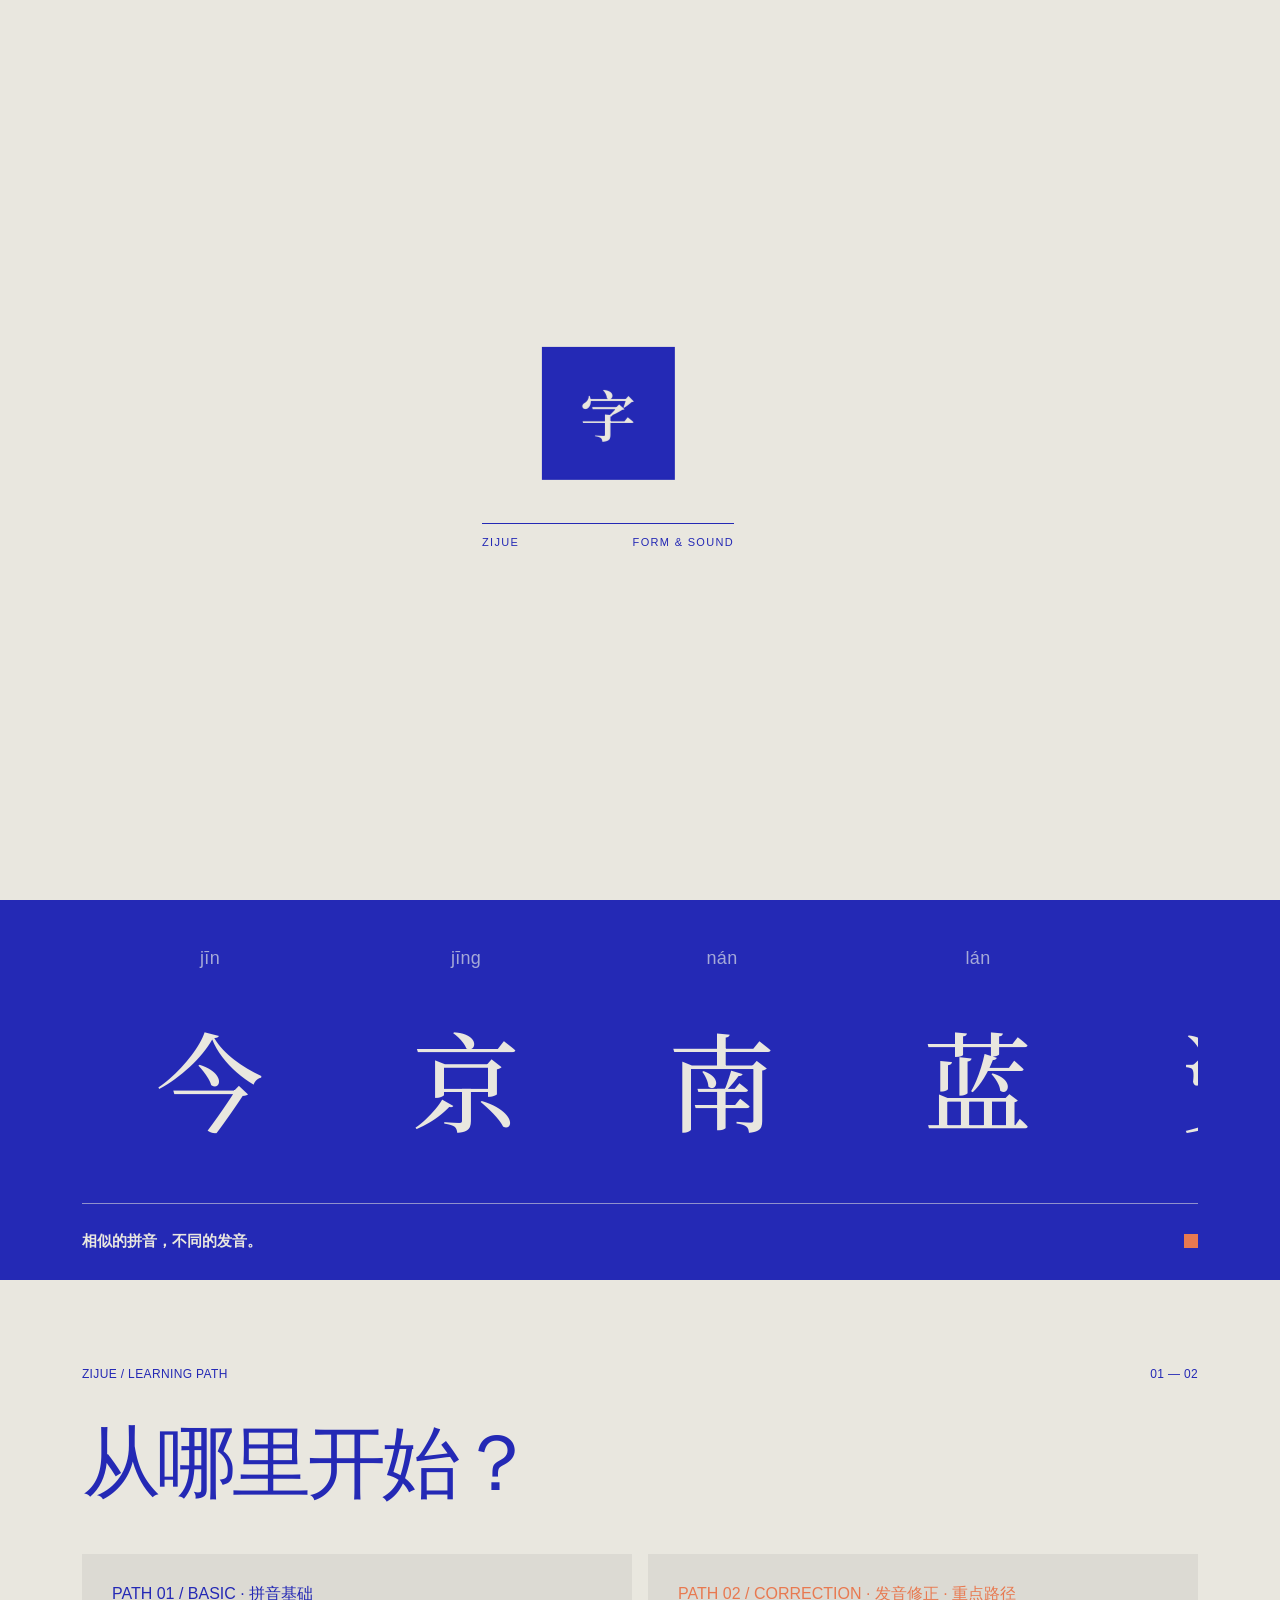
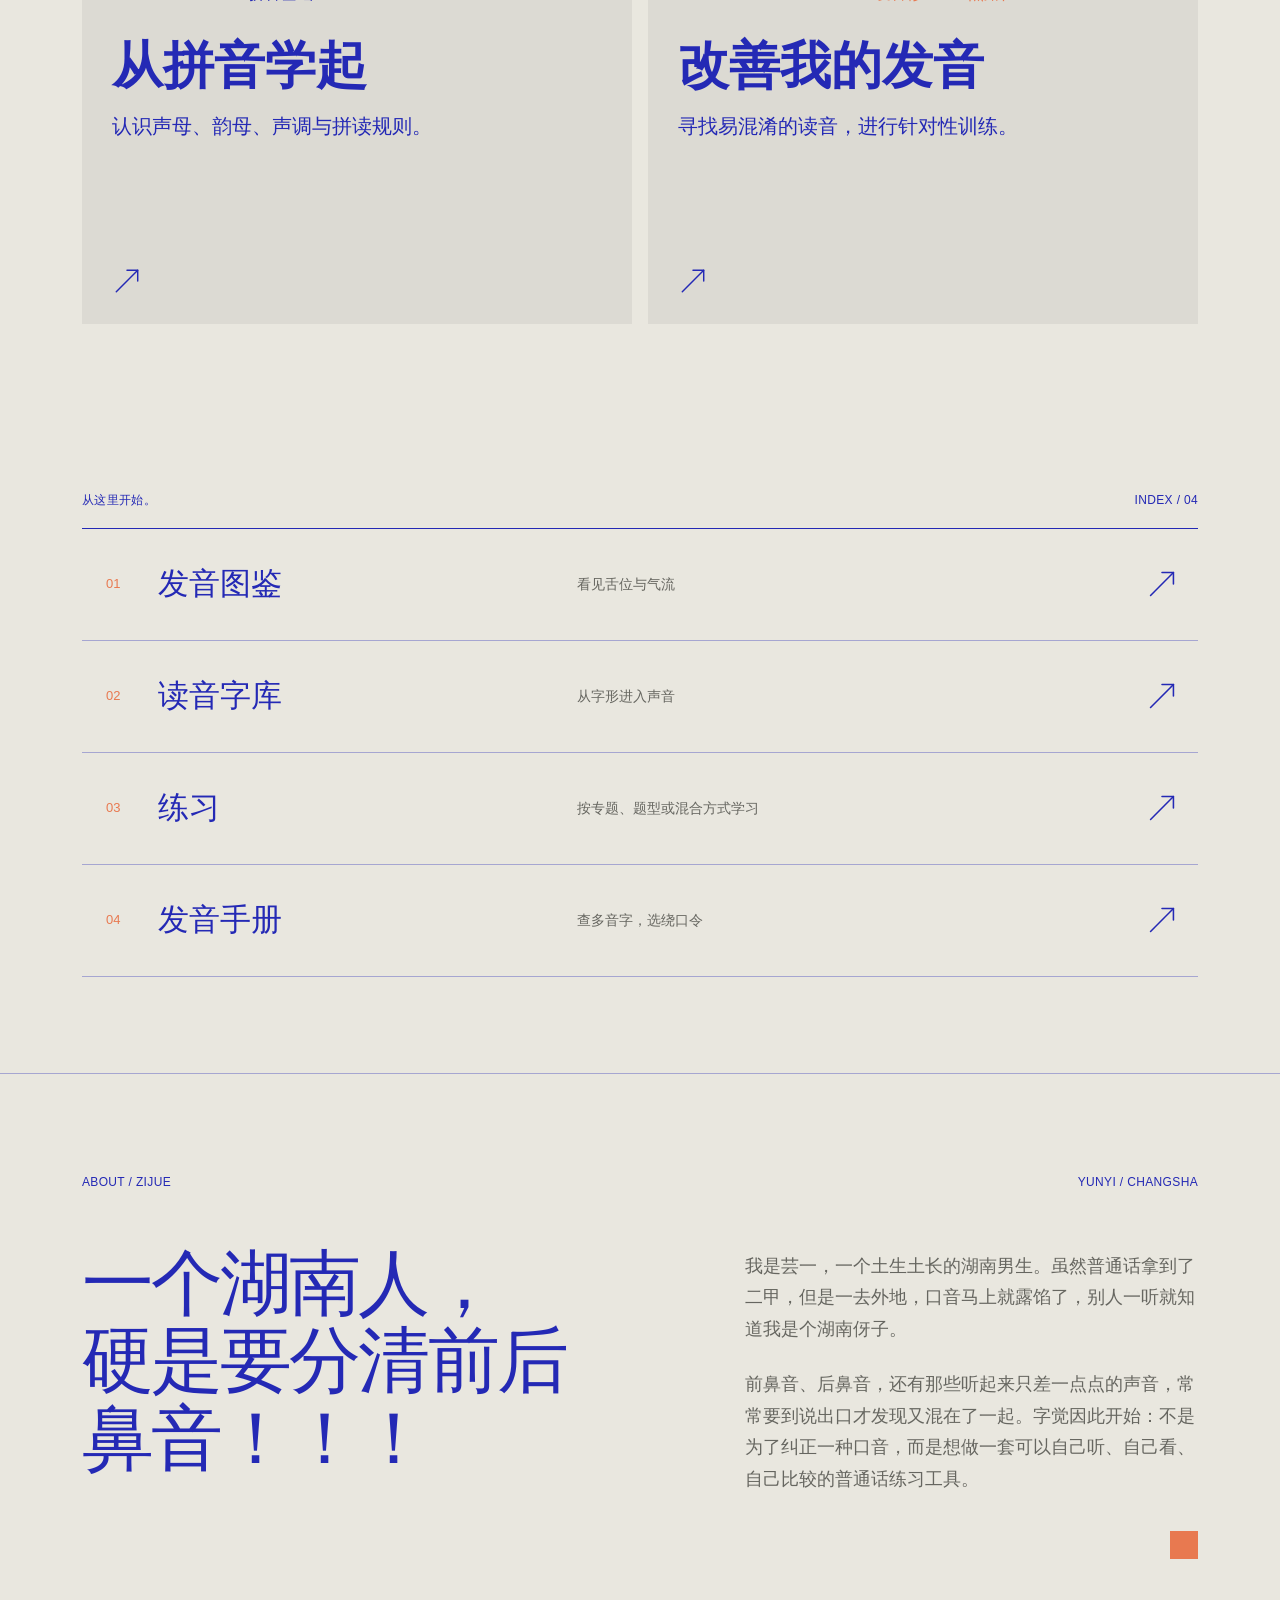
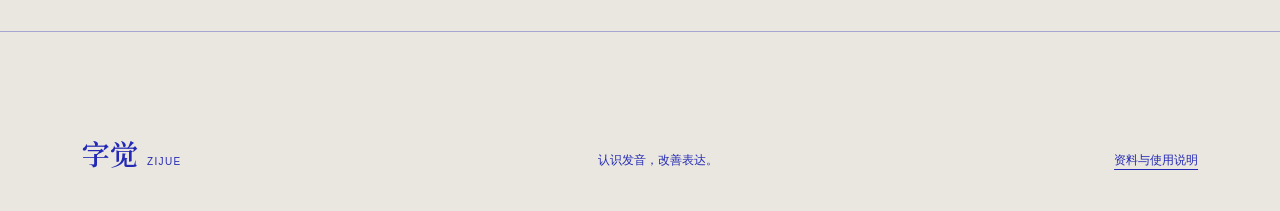
<file: index.html>
<!doctype html><html lang="zh-CN"><head><meta charset="utf-8"><meta name="viewport" content="width=device-width,initial-scale=1"><meta name="theme-color" content="#E9E7DF"><meta name="description" content="字觉是普通话发音认知、辨析与自主改善工具。"><title>字觉 ZIJUE｜认识发音，改善表达</title><style>.skip-launch .launch-screen{display:none!important}.launching{scroll-behavior:auto!important}.launching body{overflow:hidden}</style><script>(()=>{const fromSite=new URLSearchParams(location.search).get('from')==='site';history.scrollRestoration='manual';if(location.hash)history.replaceState(null,'',location.pathname+location.search);scrollTo(0,0);if(fromSite)document.documentElement.classList.add('skip-launch');else document.documentElement.classList.add('launching')})()</script><link rel="stylesheet" href="styles.css?v=20261125-2"><link rel="stylesheet" href="refinements.css"><link rel="stylesheet" href="loader.css?v=20261125-2"><link rel="stylesheet" href="polish.css"><link rel="stylesheet" href="arrow-override.css"><link rel="stylesheet" href="cta-override.css"><link rel="stylesheet" href="pinyin-mi-grid.css"><link rel="stylesheet" href="path-guide.css"><link rel="stylesheet" href="index-guide.css"><link rel="stylesheet" href="hero-path-trigger.css"><link rel="stylesheet" href="sound-marquee.css?v=20261125-1"></head>
<body data-page="home"><div class="launch-screen" id="launch-screen" aria-label="字觉正在载入"><div class="launch-cubes" aria-hidden="true"><div class="launch-cube"><div class="cube-face cube-front">字</div><div class="cube-face cube-right">zì</div><div class="cube-face cube-back">觉</div><div class="cube-face cube-left">jué</div></div></div><p class="launch-caption"><span>ZIJUE</span><span>FORM &amp; SOUND</span></p></div><a class="skip" href="#main">跳到主要内容</a><header class="nav-shell"><a class="brand" href="index.html?from=site"><b>字觉</b><span>ZIJUE</span></a><nav aria-label="主要导航"><a href="basics.html">拼音基础</a><a href="correction.html">发音修正</a><a href="characters.html">读音字库</a><a href="practice.html">练习</a><a href="notes.html">发音手册</a></nav><span class="nav-index">FORM / SOUND</span></header>
<main id="main">
<section class="home-hero frame-grid"><div class="hero-meta meta-row"><span>ZIJUE / VISUAL IDENTITY 01</span><span>MANDARIN PRACTICE</span></div><div class="hero-title"><h1>字觉</h1><a class="orange-square hero-path-trigger" href="#paths" aria-label="选择学习路径"><span>选择<br>学习路径</span><svg viewBox="0 0 150 100" aria-hidden="true"><path d="M8 92L132 16"/><path d="M98 17L132 16L122 49"/></svg></a></div><p class="hero-en">ZIJUE / FORM &amp; SOUND</p><div class="hero-rule"></div><p class="hero-statement">认识发音，改善表达。</p><p class="hero-copy">从汉字出发，建立对普通话声音的认识。辨清声母、韵母与声调，再把听见的区别带回自己的表达。</p></section>
<section class="sound-band" aria-label="发音差异示例"><div class="band-head"><span>01 / SOUND DIFFERENCES</span><span>探索发音差异</span></div><div class="sound-marquee"><div class="sound-track"><div class="sound-words"><div><span class="practice-grid" aria-hidden="true"><i class="pinyin-grid"></i><i class="mi-grid"></i></span><small>j<span class="sound-accent">īn</span></small><strong>今</strong></div><div><span class="practice-grid" aria-hidden="true"><i class="pinyin-grid"></i><i class="mi-grid"></i></span><small>j<span class="sound-accent">īng</span></small><strong>京</strong></div><div><span class="practice-grid" aria-hidden="true"><i class="pinyin-grid"></i><i class="mi-grid"></i></span><small><span class="sound-accent">n</span>án</small><strong>南</strong></div><div><span class="practice-grid" aria-hidden="true"><i class="pinyin-grid"></i><i class="mi-grid"></i></span><small><span class="sound-accent">l</span>án</small><strong>蓝</strong></div><div><span class="practice-grid" aria-hidden="true"><i class="pinyin-grid"></i><i class="mi-grid"></i></span><small><span class="sound-accent">z</span>ī</small><strong>资</strong></div><div><span class="practice-grid" aria-hidden="true"><i class="pinyin-grid"></i><i class="mi-grid"></i></span><small><span class="sound-accent">zh</span>ī</small><strong>织</strong></div><div><span class="practice-grid" aria-hidden="true"><i class="pinyin-grid"></i><i class="mi-grid"></i></span><small><span class="sound-accent">f</span>ú</small><strong>服</strong></div><div><span class="practice-grid" aria-hidden="true"><i class="pinyin-grid"></i><i class="mi-grid"></i></span><small><span class="sound-accent">h</span>ú</small><strong>湖</strong></div></div><div class="sound-words" aria-hidden="true"><div><span class="practice-grid"><i class="pinyin-grid"></i><i class="mi-grid"></i></span><small>j<span class="sound-accent">īn</span></small><strong>今</strong></div><div><span class="practice-grid"><i class="pinyin-grid"></i><i class="mi-grid"></i></span><small>j<span class="sound-accent">īng</span></small><strong>京</strong></div><div><span class="practice-grid"><i class="pinyin-grid"></i><i class="mi-grid"></i></span><small><span class="sound-accent">n</span>án</small><strong>南</strong></div><div><span class="practice-grid"><i class="pinyin-grid"></i><i class="mi-grid"></i></span><small><span class="sound-accent">l</span>án</small><strong>蓝</strong></div><div><span class="practice-grid"><i class="pinyin-grid"></i><i class="mi-grid"></i></span><small><span class="sound-accent">z</span>ī</small><strong>资</strong></div><div><span class="practice-grid"><i class="pinyin-grid"></i><i class="mi-grid"></i></span><small><span class="sound-accent">zh</span>ī</small><strong>织</strong></div><div><span class="practice-grid"><i class="pinyin-grid"></i><i class="mi-grid"></i></span><small><span class="sound-accent">f</span>ú</small><strong>服</strong></div><div><span class="practice-grid"><i class="pinyin-grid"></i><i class="mi-grid"></i></span><small><span class="sound-accent">h</span>ú</small><strong>湖</strong></div></div></div></div><div class="band-foot"><p>相似的拼音，不同的发音。</p><i class="orange-square small" aria-hidden="true"></i></div></section>
<section class="learning-path frame-grid" id="paths"><div class="section-meta meta-row"><span>ZIJUE / LEARNING PATH</span><span>01 — 02</span></div><h2>从哪里开始？</h2><div class="path-grid"><a class="path path-neutral" href="basics.html"><small>PATH 01 / BASIC · 拼音基础</small><strong>从拼音学起</strong><p>认识声母、韵母、声调与拼读规则。</p><span class="path-arrow" aria-hidden="true">↗</span><span class="path-guide" aria-hidden="true"><svg viewBox="0 0 280 220"><path class="guide-shaft" d="M16 216L248 28"/><path class="guide-head" d="M204 36L248 28L238 72"/></svg></span></a><a class="path path-neutral path-priority" href="correction.html"><small>PATH 02 / CORRECTION · 发音修正 · 重点路径</small><strong>改善我的发音</strong><p>寻找易混淆的读音，进行针对性训练。</p><span class="path-arrow" aria-hidden="true">↗</span><span class="path-guide" aria-hidden="true"><svg viewBox="0 0 280 220"><path class="guide-shaft" d="M16 216L248 28"/><path class="guide-head" d="M204 36L248 28L238 72"/></svg></span></a></div></section>
<section class="index-preview frame-grid"><div class="section-meta meta-row"><span>从这里开始。</span><span>INDEX / 04</span></div><div class="index-links"><a href="correction.html"><span>01</span><strong>发音图鉴</strong><small>看见舌位与气流</small><i>↗</i><span class="index-guide" aria-hidden="true"><svg viewBox="0 0 150 112"><path d="M7 109L126 14"/><path d="M101 17L126 14L121 39"/></svg></span></a><a href="characters.html"><span>02</span><strong>读音字库</strong><small>从字形进入声音</small><i>↗</i><span class="index-guide" aria-hidden="true"><svg viewBox="0 0 150 112"><path d="M7 109L126 14"/><path d="M101 17L126 14L121 39"/></svg></span></a><a href="practice.html"><span>03</span><strong>练习</strong><small>按专题、题型或混合方式学习</small><i>↗</i><span class="index-guide" aria-hidden="true"><svg viewBox="0 0 150 112"><path d="M7 109L126 14"/><path d="M101 17L126 14L121 39"/></svg></span></a><a href="notes.html"><span>04</span><strong>发音手册</strong><small>查多音字，选绕口令</small><i>↗</i><span class="index-guide" aria-hidden="true"><svg viewBox="0 0 150 112"><path d="M7 109L126 14"/><path d="M101 17L126 14L121 39"/></svg></span></a></div></section>
<section class="about-section frame-grid" id="about"><div class="section-meta meta-row"><span>ABOUT / ZIJUE</span><span>YUNYI / CHANGSHA</span></div><h2>一个湖南人，<br>硬是要分清前后鼻音！！！</h2><div class="about-copy"><p>我是芸一，一个土生土长的湖南男生。虽然普通话拿到了二甲，但是一去外地，口音马上就露馅了，别人一听就知道我是个湖南伢子。</p><p>前鼻音、后鼻音，还有那些听起来只差一点点的声音，常常要到说出口才发现又混在了一起。字觉因此开始：不是为了纠正一种口音，而是想做一套可以自己听、自己看、自己比较的普通话练习工具。</p></div><i class="orange-square" aria-hidden="true"></i></section></main><footer><a class="brand" href="index.html?from=site"><b>字觉</b><span>ZIJUE</span></a><p>认识发音，改善表达。</p><p><a class="site-source-link" href="notes.html#sources">资料与使用说明</a></p></footer><script src="script.js?v=20261124-13"></script><script src="loader.js?v=20261125-1"></script></body></html>
</file>
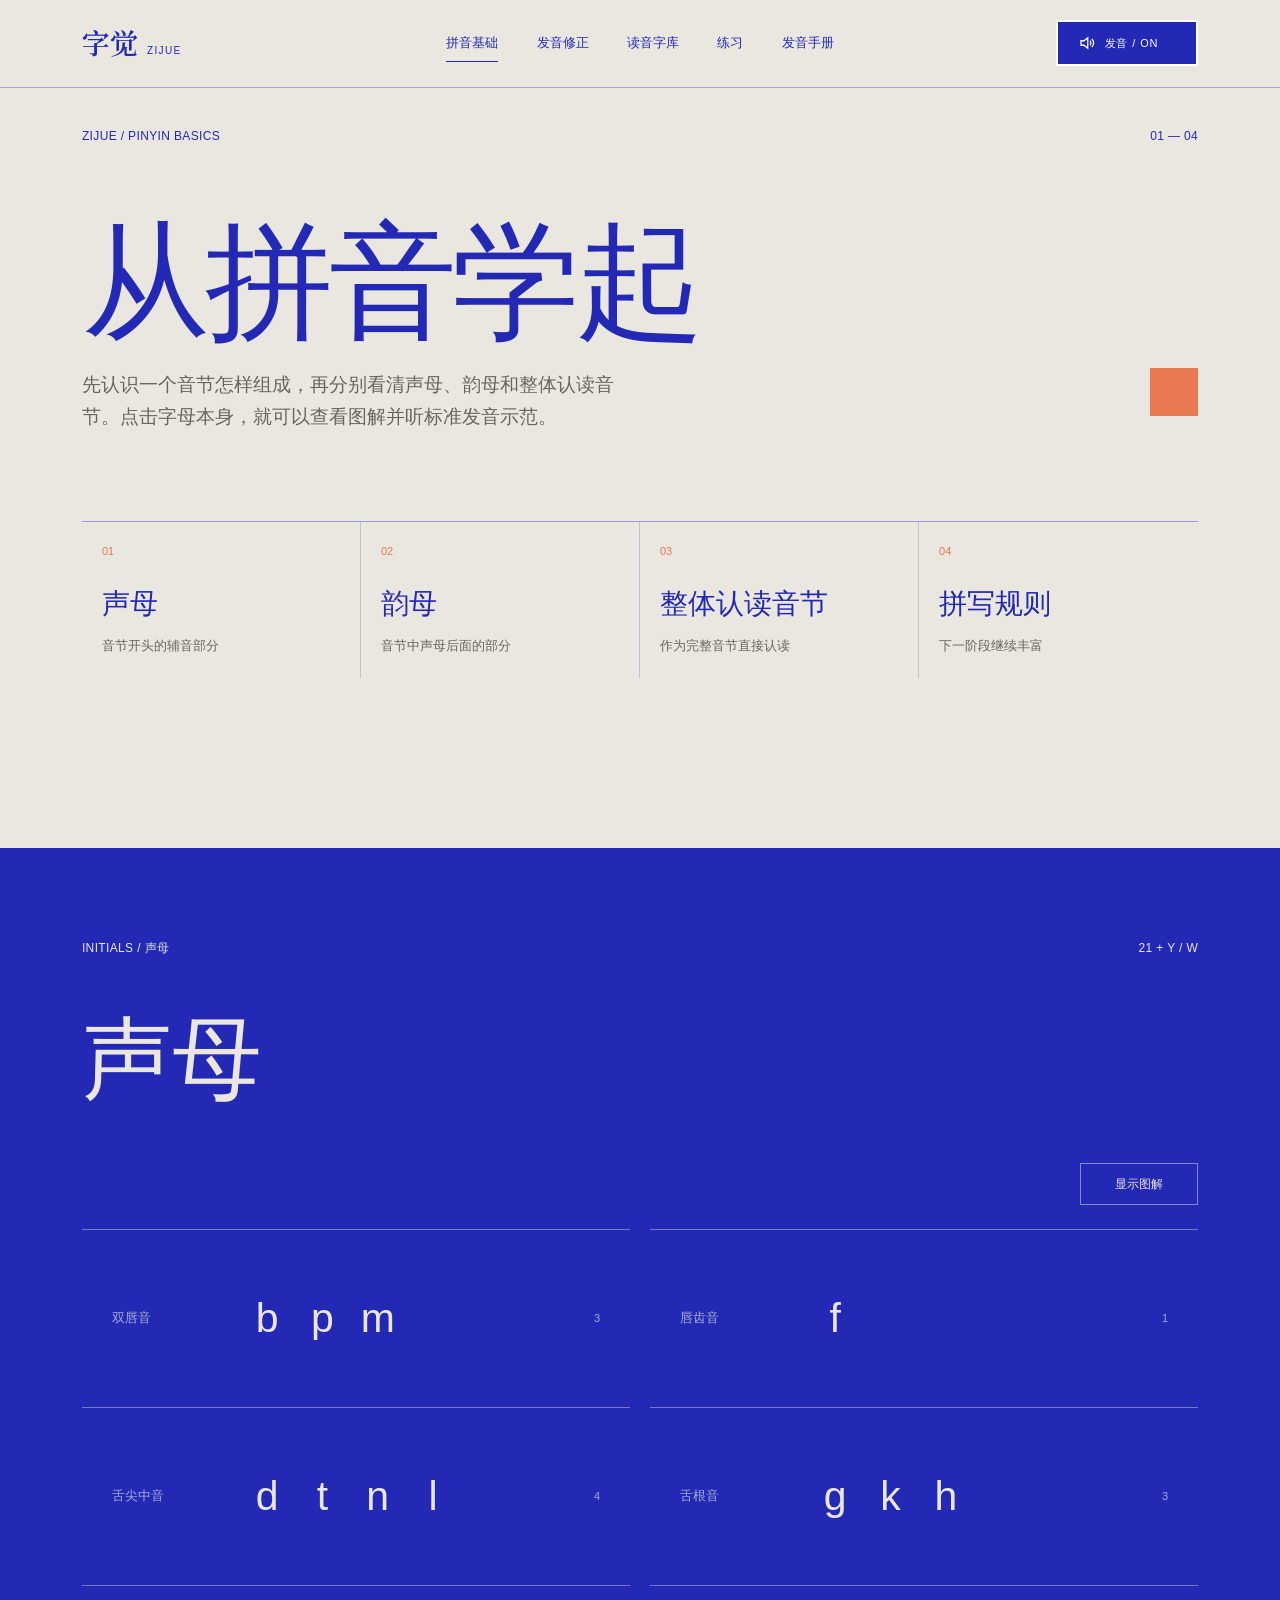
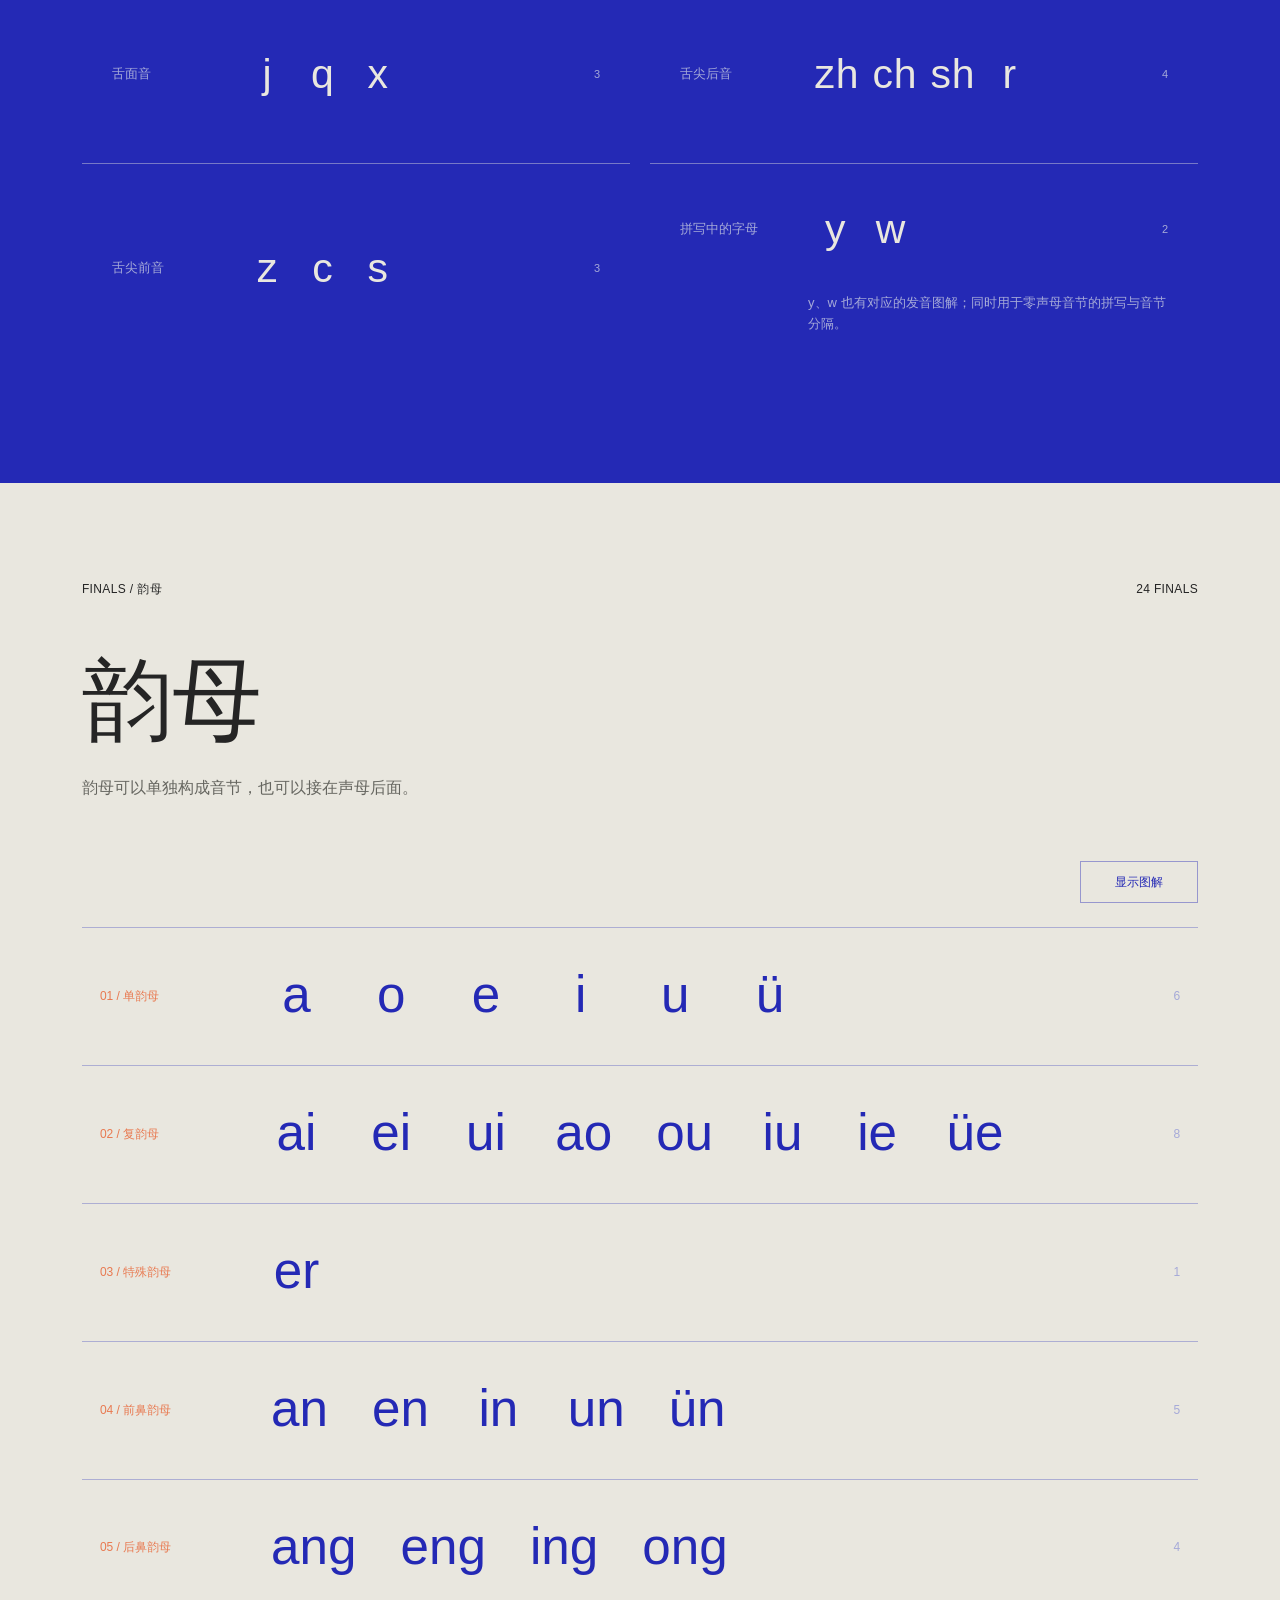
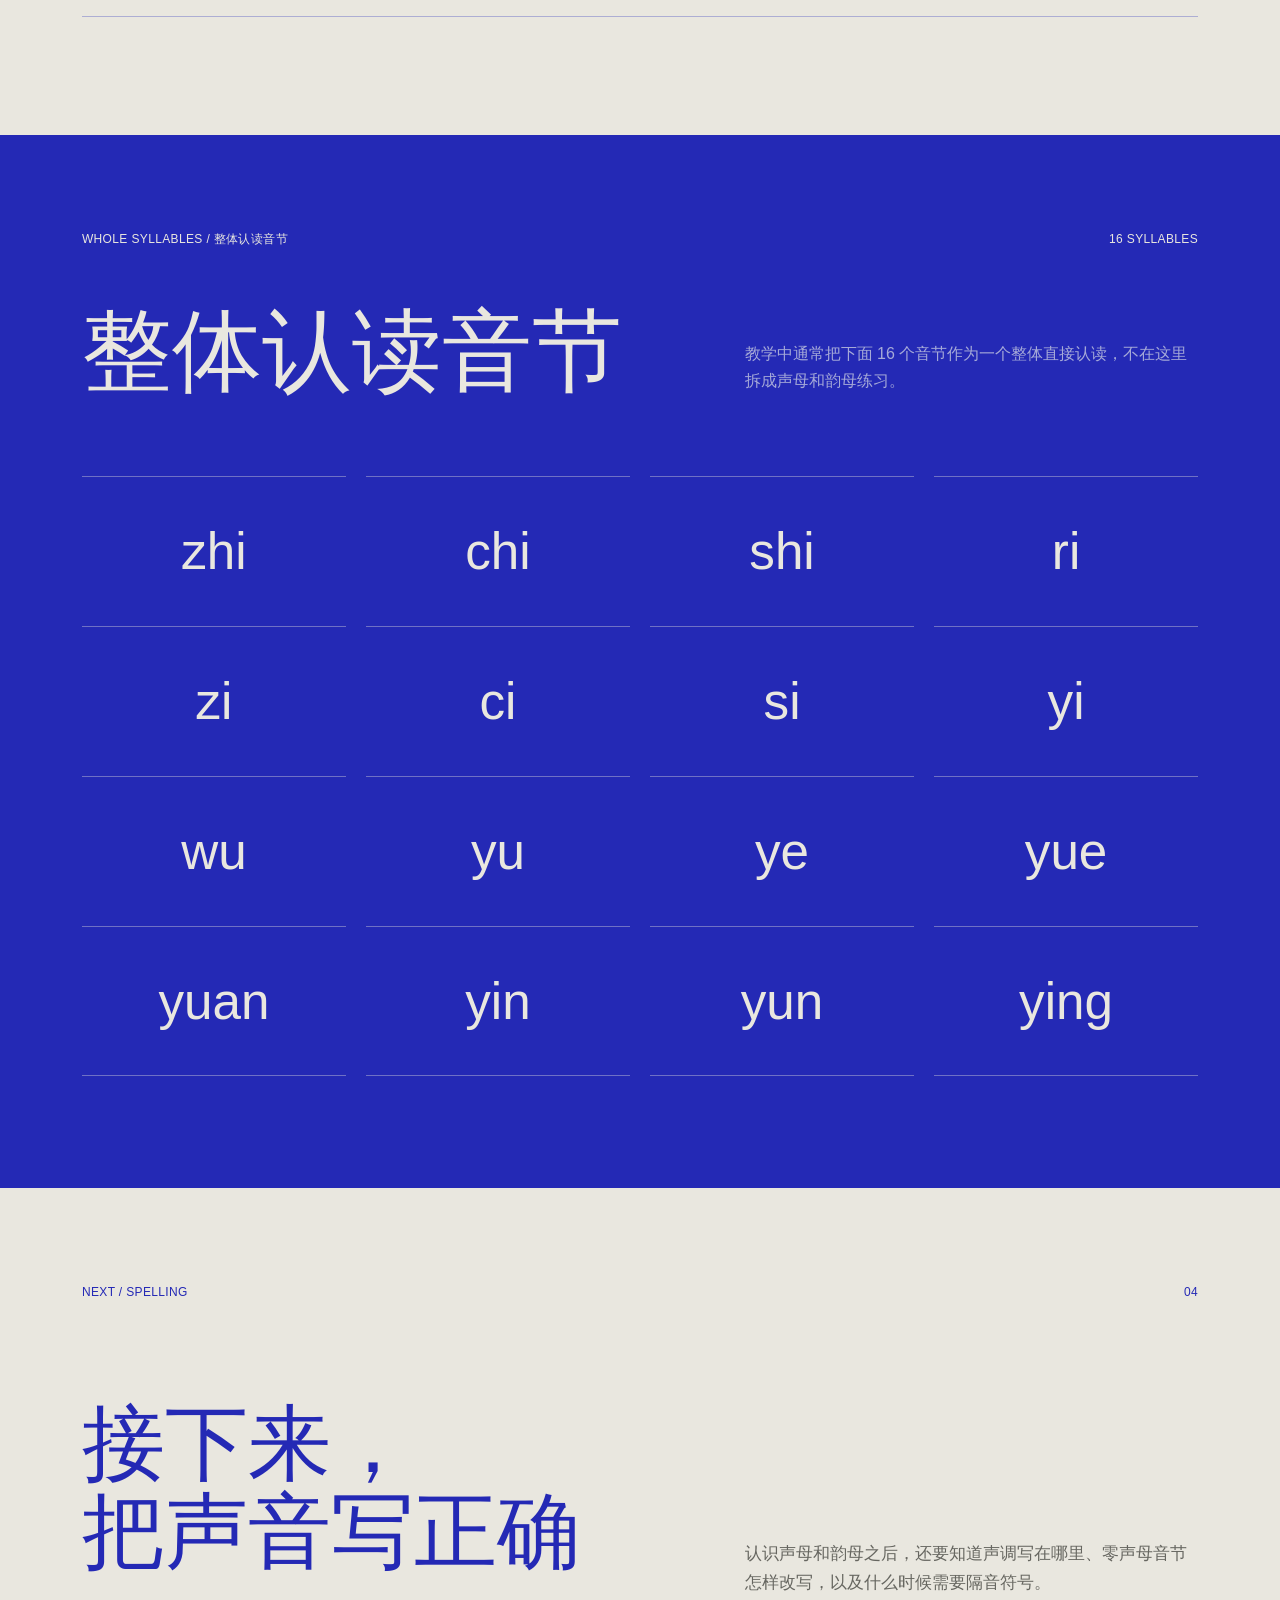
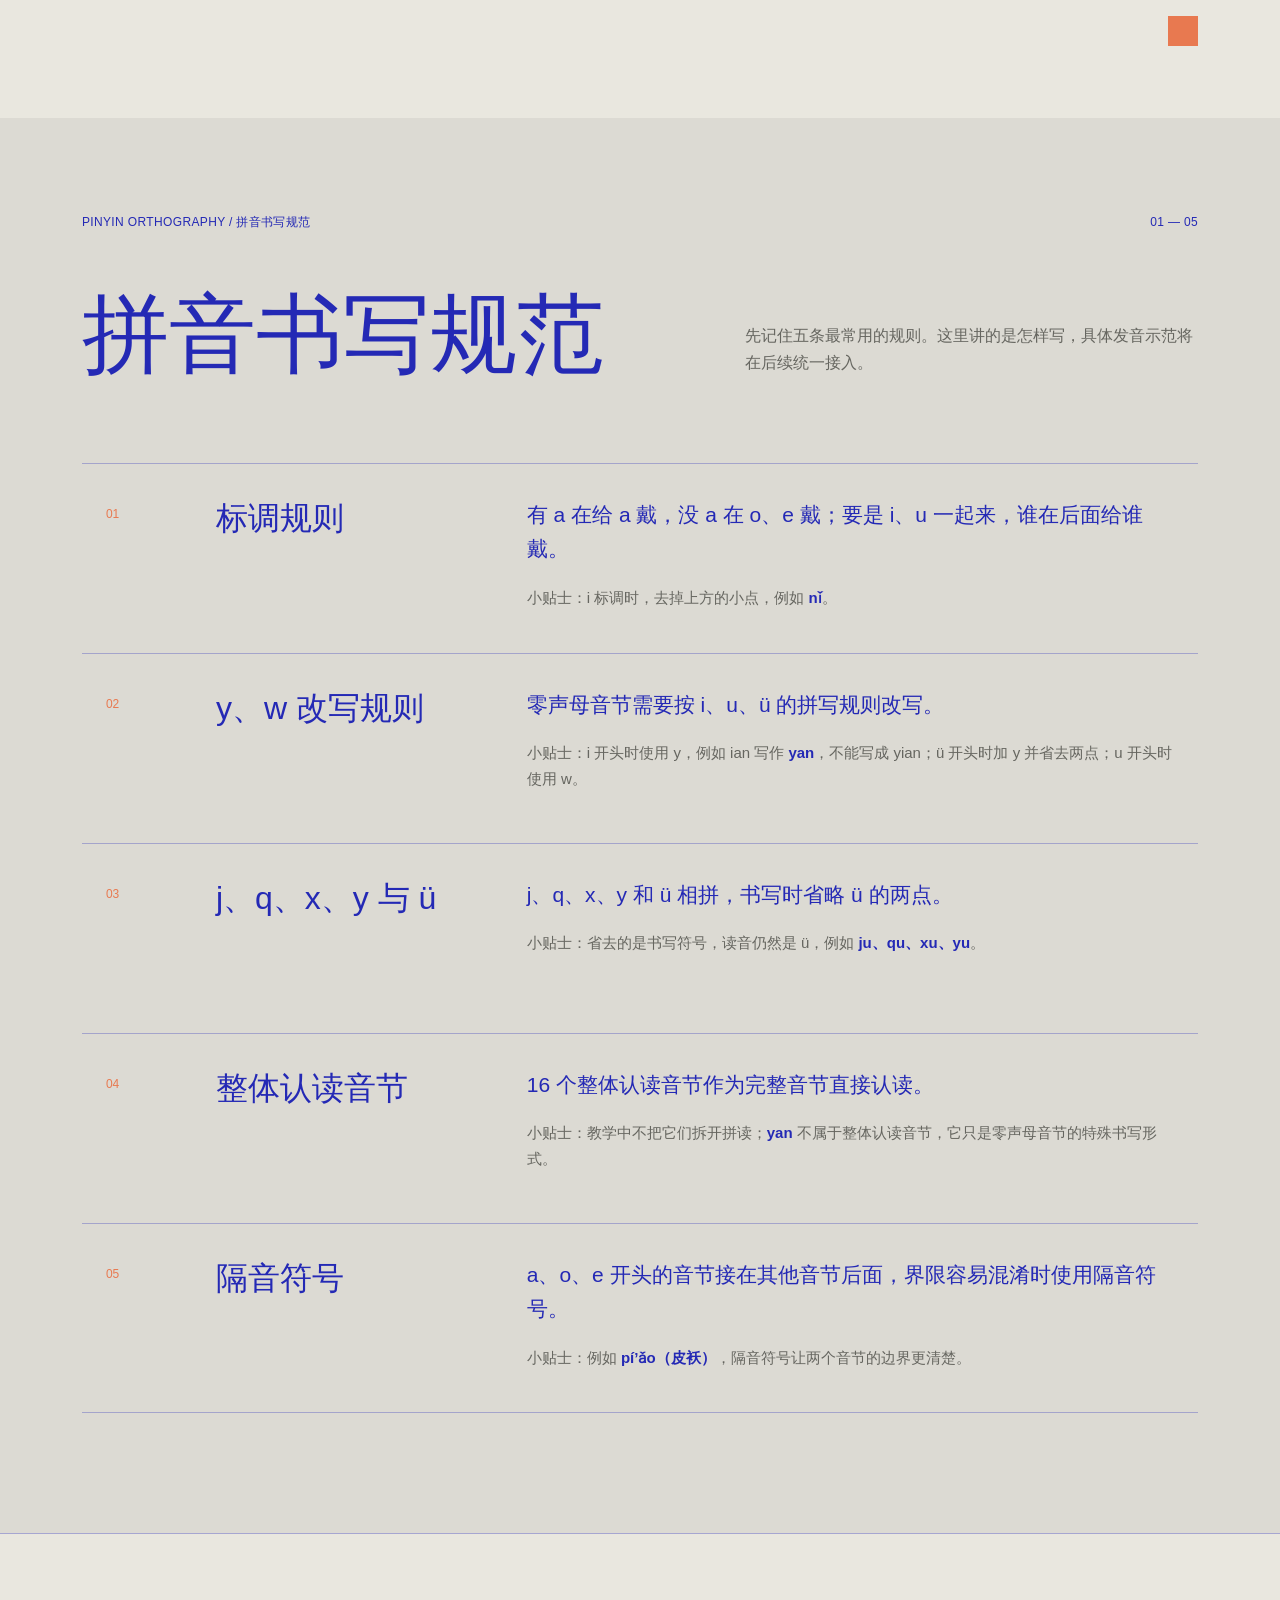
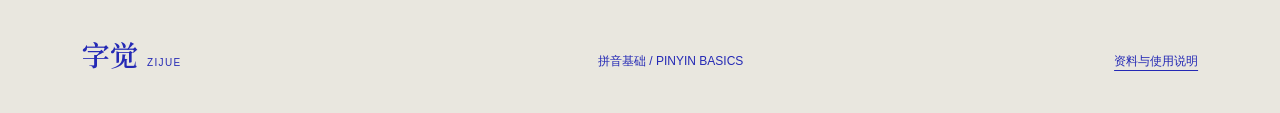
<file: basics.html>
<!doctype html>
<html lang="zh-CN">
<head>
  <meta charset="utf-8">
  <meta name="viewport" content="width=device-width,initial-scale=1">
  <meta name="theme-color" content="#E9E7DF">
  <meta name="description" content="从声母、韵母和整体认读音节开始认识汉语拼音。">
  <title>拼音基础｜字觉 ZIJUE</title>
  <link rel="stylesheet" href="styles.css?v=20261125-2">
  <link rel="stylesheet" href="mouth-cursor.css?v=20261124-11">
  <link rel="stylesheet" href="basics.css?v=20261124-15">
  <link rel="stylesheet" href="pronunciation-pilot.css?v=20261124-14">
  <link rel="stylesheet" href="audio-player.css?v=20261124-4">
  <link rel="stylesheet" href="sound-settings.css?v=20261124-2">
</head>
<body data-page="basics">
  <a class="skip" href="#main">跳到主要内容</a>
  <header class="nav-shell"><a class="brand" href="index.html?from=site"><b>字觉</b><span>ZIJUE</span></a><nav aria-label="主要导航"><a aria-current="page" href="basics.html">拼音基础</a><a href="correction.html">发音修正</a><a href="characters.html">读音字库</a><a href="practice.html">练习</a><a href="notes.html">发音手册</a></nav><span class="nav-index">BASICS / 02</span></header>
  <main id="main">
    <section class="basics-hero frame-grid">
      <div class="meta-row"><span>ZIJUE / PINYIN BASICS</span><span>01 — 04</span></div>
      <h1>从拼音学起</h1>
      <p>先认识一个音节怎样组成，再分别看清声母、韵母和整体认读音节。点击字母本身，就可以查看图解并听标准发音示范。</p>
      <i class="orange-square" aria-hidden="true"></i>
      <nav class="basics-map" aria-label="拼音基础目录">
        <a href="#initials"><span>01</span><strong>声母</strong><small>音节开头的辅音部分</small></a>
        <a href="#finals"><span>02</span><strong>韵母</strong><small>音节中声母后面的部分</small></a>
        <a href="#whole-syllables"><span>03</span><strong>整体认读音节</strong><small>作为完整音节直接认读</small></a>
        <a href="#spelling"><span>04</span><strong>拼写规则</strong><small>下一阶段继续丰富</small></a>
      </nav>
    </section>

    <section class="initials-section" id="initials">
      <div class="basics-section-head frame-grid">
        <div class="meta-row"><span>INITIALS / 声母</span><span>21 + Y / W</span></div>
        <h2>声母</h2>
      </div>
      <div class="initial-viewer-option frame-grid"><button type="button" data-initial-toggle aria-expanded="false" aria-controls="initial-viewer">显示图解</button></div>
      <div class="phonetic-groups frame-grid">
        <article data-initial-group="bilabial" data-initials="b p m" tabindex="0"><span>双唇音</span><strong><button type="button" data-initial="b">b</button><button type="button" data-initial="p">p</button><button type="button" data-initial="m">m</button></strong><small>3</small></article>
        <article data-initial-group="labiodental" data-initials="f" tabindex="0"><span>唇齿音</span><strong><button type="button" data-initial="f">f</button></strong><small>1</small></article>
        <article data-initial-group="alveolar" data-initials="d t n l" tabindex="0"><span>舌尖中音</span><strong><button type="button" data-initial="d">d</button><button type="button" data-initial="t">t</button><button type="button" data-initial="n">n</button><button type="button" data-initial="l">l</button></strong><small>4</small></article>
        <article data-initial-group="velar" data-initials="g k h" tabindex="0"><span>舌根音</span><strong><button type="button" data-initial="g">g</button><button type="button" data-initial="k">k</button><button type="button" data-initial="h">h</button></strong><small>3</small></article>
        <article data-initial-group="palatal" data-initials="j q x" tabindex="0"><span>舌面音</span><strong><button type="button" data-initial="j">j</button><button type="button" data-initial="q">q</button><button type="button" data-initial="x">x</button></strong><small>3</small></article>
        <article data-initial-group="retroflex" data-initials="zh ch sh r" tabindex="0"><span>舌尖后音</span><strong><button type="button" data-initial="zh">zh</button><button type="button" data-initial="ch">ch</button><button type="button" data-initial="sh">sh</button><button type="button" data-initial="r">r</button></strong><small>4</small></article>
        <article data-initial-group="dental" data-initials="z c s" tabindex="0"><span>舌尖前音</span><strong><button type="button" data-initial="z">z</button><button type="button" data-initial="c">c</button><button type="button" data-initial="s">s</button></strong><small>3</small></article>
        <article class="spelling-letter" data-initial-group="spelling" data-initials="y w" tabindex="0"><span>拼写中的字母</span><strong><button type="button" data-initial="y">y</button><button type="button" data-initial="w">w</button></strong><small>2</small><p>y、w 也有对应的发音图解；同时用于零声母音节的拼写与音节分隔。</p></article>
        <aside class="initial-viewer" id="initial-viewer" aria-label="声母发音图解" hidden>
          <header><div><span data-initial-group-label>发音图解</span><strong data-initial-title aria-live="polite">b</strong></div><div class="initial-viewer-controls"><button type="button" data-initial-prev aria-label="上一个声母"><svg viewBox="0 0 24 24" aria-hidden="true"><path d="M15 5 8 12l7 7"/></svg></button><span data-initial-count>01 / 23</span><button type="button" data-initial-next aria-label="下一个声母"><svg viewBox="0 0 24 24" aria-hidden="true"><path d="m9 5 7 7-7 7"/></svg></button></div></header>
          <nav data-initial-choices aria-label="当前分组声母"></nav>
          <figure><img data-initial-image src="assets/pronunciation/S01_01_b.png" alt="b 双唇音发音图解" loading="lazy" decoding="async"></figure>
          <small class="diagram-disclaimer">AI 辅助生成的发音示意图，形状和位置可能不准确；请结合文字与示范音辨别，不可作为医学影像或唯一发音标准。</small>
          <p data-initial-copy>上下唇共同形成阻碍。观察图中标出的发音位置与口腔动作。</p>
        </aside>
      </div>
    </section>

    <section class="finals-section frame-grid" id="finals">
      <div class="basics-section-head">
        <div class="meta-row"><span>FINALS / 韵母</span><span>24 FINALS</span></div>
        <h2>韵母</h2>
        <p>韵母可以单独构成音节，也可以接在声母后面。</p>
      </div>
      <div class="pronunciation-option"><button type="button" data-pronunciation-toggle aria-expanded="false" aria-controls="pronunciation-pilot">显示图解</button></div>
      <div class="final-groups">
        <article><span>01 / 单韵母</span><strong><button class="pronunciation-trigger" type="button" data-pronunciation="a" aria-controls="pronunciation-pilot">a</button><button class="pronunciation-trigger" type="button" data-pronunciation="o" aria-controls="pronunciation-pilot">o</button><button class="pronunciation-trigger" type="button" data-pronunciation="e" aria-controls="pronunciation-pilot">e</button><button class="pronunciation-trigger" type="button" data-pronunciation="i" aria-controls="pronunciation-pilot">i</button><button class="pronunciation-trigger" type="button" data-pronunciation="u" aria-controls="pronunciation-pilot">u</button><button class="pronunciation-trigger" type="button" data-pronunciation="ü" aria-controls="pronunciation-pilot">ü</button></strong><small>6</small></article>
        <article><span>02 / 复韵母</span><strong><button class="pronunciation-trigger" type="button" data-pronunciation="ai" aria-controls="pronunciation-pilot">ai</button><button class="pronunciation-trigger" type="button" data-pronunciation="ei" aria-controls="pronunciation-pilot">ei</button><button class="pronunciation-trigger" type="button" data-pronunciation="ui" aria-controls="pronunciation-pilot">ui</button><button class="pronunciation-trigger" type="button" data-pronunciation="ao" aria-controls="pronunciation-pilot">ao</button><button class="pronunciation-trigger" type="button" data-pronunciation="ou" aria-controls="pronunciation-pilot">ou</button><button class="pronunciation-trigger" type="button" data-pronunciation="iu" aria-controls="pronunciation-pilot">iu</button><button class="pronunciation-trigger" type="button" data-pronunciation="ie" aria-controls="pronunciation-pilot">ie</button><button class="pronunciation-trigger" type="button" data-pronunciation="üe" aria-controls="pronunciation-pilot">üe</button></strong><small>8</small></article>
        <article><span>03 / 特殊韵母</span><strong><button class="pronunciation-trigger" type="button" data-pronunciation="er" aria-controls="pronunciation-pilot">er</button></strong><small>1</small></article>
        <article><span>04 / 前鼻韵母</span><strong><button class="pronunciation-trigger" type="button" data-pronunciation="an" aria-controls="pronunciation-pilot">an</button><button class="pronunciation-trigger" type="button" data-pronunciation="en" aria-controls="pronunciation-pilot">en</button><button class="pronunciation-trigger" type="button" data-pronunciation="in" aria-controls="pronunciation-pilot">in</button><button class="pronunciation-trigger" type="button" data-pronunciation="un" aria-controls="pronunciation-pilot">un</button><button class="pronunciation-trigger" type="button" data-pronunciation="ün" aria-controls="pronunciation-pilot">ün</button></strong><small>5</small></article>
        <article><span>05 / 后鼻韵母</span><strong><button class="pronunciation-trigger" type="button" data-pronunciation="ang" aria-controls="pronunciation-pilot">ang</button><button class="pronunciation-trigger" type="button" data-pronunciation="eng" aria-controls="pronunciation-pilot">eng</button><button class="pronunciation-trigger" type="button" data-pronunciation="ing" aria-controls="pronunciation-pilot">ing</button><button class="pronunciation-trigger" type="button" data-pronunciation="ong" aria-controls="pronunciation-pilot">ong</button></strong><small>4</small></article>
      </div>
      <div class="pronunciation-pilot" id="pronunciation-pilot" aria-label="韵母发音图解" hidden>
        <header>
          <div><span>发音图解</span><strong data-pronunciation-title aria-live="polite">in</strong></div>
          <div class="pronunciation-controls">
            <button type="button" data-pronunciation-prev aria-label="上一张发音图解"><svg viewBox="0 0 24 24" aria-hidden="true"><path d="M15 5 8 12l7 7"/></svg></button>
            <span data-pronunciation-count>01 / 02</span>
            <button type="button" data-pronunciation-next aria-label="下一张发音图解"><svg viewBox="0 0 24 24" aria-hidden="true"><path d="m9 5 7 7-7 7"/></svg></button>
          </div>
        </header>
        <figure><img data-pronunciation-image src="assets/pronunciation/Y08_01_in.png" alt="in 前鼻韵母发音图解" width="1536" height="1024" loading="lazy" decoding="async"></figure>
        <small class="diagram-disclaimer">AI 辅助生成的发音示意图，形状和位置可能不准确；请结合文字与示范音辨别，不可作为医学影像或唯一发音标准。</small>
        <p data-pronunciation-copy>当前展示中性口腔示意；已完成的正式图解会在选择对应韵母时自动显示。</p>
      </div>
    </section>

    <section class="whole-section" id="whole-syllables">
      <div class="basics-section-head frame-grid">
        <div class="meta-row"><span>WHOLE SYLLABLES / 整体认读音节</span><span>16 SYLLABLES</span></div>
        <h2>整体认读音节</h2>
        <p>教学中通常把下面 16 个音节作为一个整体直接认读，不在这里拆成声母和韵母练习。</p>
      </div>
      <div class="whole-grid frame-grid" aria-label="十六个整体认读音节">
        <span>zhi</span><span>chi</span><span>shi</span><span>ri</span>
        <span>zi</span><span>ci</span><span>si</span><span>yi</span>
        <span>wu</span><span>yu</span><span>ye</span><span>yue</span>
        <span>yuan</span><span>yin</span><span>yun</span><span>ying</span>
      </div>
    </section>

    <section class="spelling-preview frame-grid" id="spelling">
      <div class="meta-row"><span>NEXT / SPELLING</span><span>04</span></div>
      <h2>接下来，<br>把声音写正确</h2>
      <p>认识声母和韵母之后，还要知道声调写在哪里、零声母音节怎样改写，以及什么时候需要隔音符号。</p>
      <i class="orange-square" aria-hidden="true"></i>
    </section>

    <section class="spelling-rules" aria-labelledby="spelling-rules-title">
      <div class="spelling-rules-head frame-grid">
        <div class="meta-row"><span>PINYIN ORTHOGRAPHY / 拼音书写规范</span><span>01 — 05</span></div>
        <h2 id="spelling-rules-title">拼音书写规范</h2>
        <p>先记住五条最常用的规则。这里讲的是怎样写，具体发音示范将在后续统一接入。</p>
      </div>
      <div class="rule-list frame-grid">
        <article>
          <span class="rule-number">01</span>
          <h3>标调规则</h3>
          <div><strong>有 a 在给 a 戴，没 a 在 o、e 戴；要是 i、u 一起来，谁在后面给谁戴。</strong><p>小贴士：i 标调时，去掉上方的小点，例如 <b>nǐ</b>。</p></div>
        </article>
        <article>
          <span class="rule-number">02</span>
          <h3>y、w 改写规则</h3>
          <div><strong>零声母音节需要按 i、u、ü 的拼写规则改写。</strong><p>小贴士：i 开头时使用 y，例如 ian 写作 <b>yan</b>，不能写成 yian；ü 开头时加 y 并省去两点；u 开头时使用 w。</p></div>
        </article>
        <article>
          <span class="rule-number">03</span>
          <h3>j、q、x、y 与 ü</h3>
          <div><strong>j、q、x、y 和 ü 相拼，书写时省略 ü 的两点。</strong><p>小贴士：省去的是书写符号，读音仍然是 ü，例如 <b>ju、qu、xu、yu</b>。</p></div>
        </article>
        <article>
          <span class="rule-number">04</span>
          <h3>整体认读音节</h3>
          <div><strong>16 个整体认读音节作为完整音节直接认读。</strong><p>小贴士：教学中不把它们拆开拼读；<b>yan</b> 不属于整体认读音节，它只是零声母音节的特殊书写形式。</p></div>
        </article>
        <article>
          <span class="rule-number">05</span>
          <h3>隔音符号</h3>
          <div><strong>a、o、e 开头的音节接在其他音节后面，界限容易混淆时使用隔音符号。</strong><p>小贴士：例如 <b>pí’ǎo（皮袄）</b>，隔音符号让两个音节的边界更清楚。</p></div>
        </article>
      </div>
    </section>
  </main>
  <footer><a class="brand" href="index.html?from=site"><b>字觉</b><span>ZIJUE</span></a><p>拼音基础 / PINYIN BASICS</p><p><a class="site-source-link" href="notes.html#sources">资料与使用说明</a></p></footer>
  <script src="script.js?v=20261124-13"></script>
  <script src="initials-viewer.js?v=20261125-1"></script>
  <script src="pronunciation-viewer.js?v=20261124-13"></script>
  <script src="sound-settings.js?v=20261124-1"></script>
  <script src="audio-player.js?v=20261124-4"></script>
  <script src="mouth-cursor.js?v=20261124-12"></script>
</body>
</html>
</file>
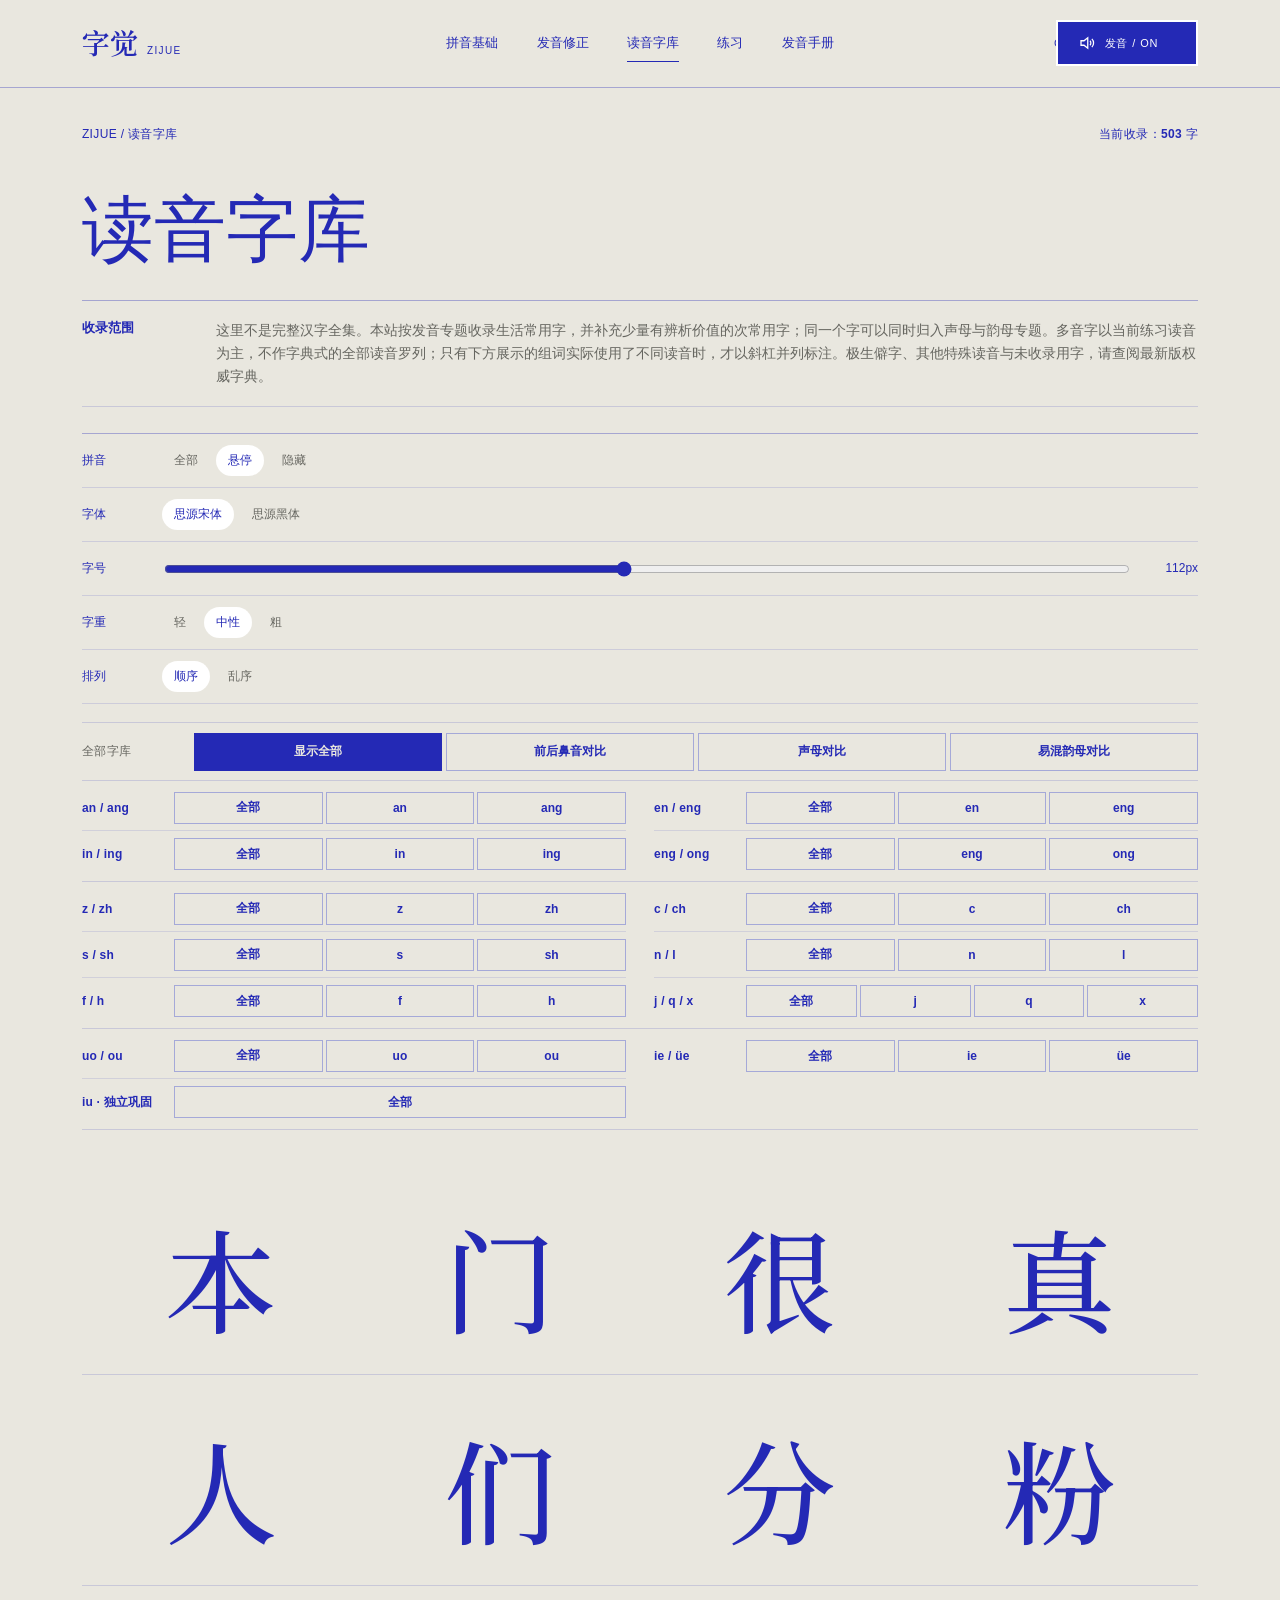
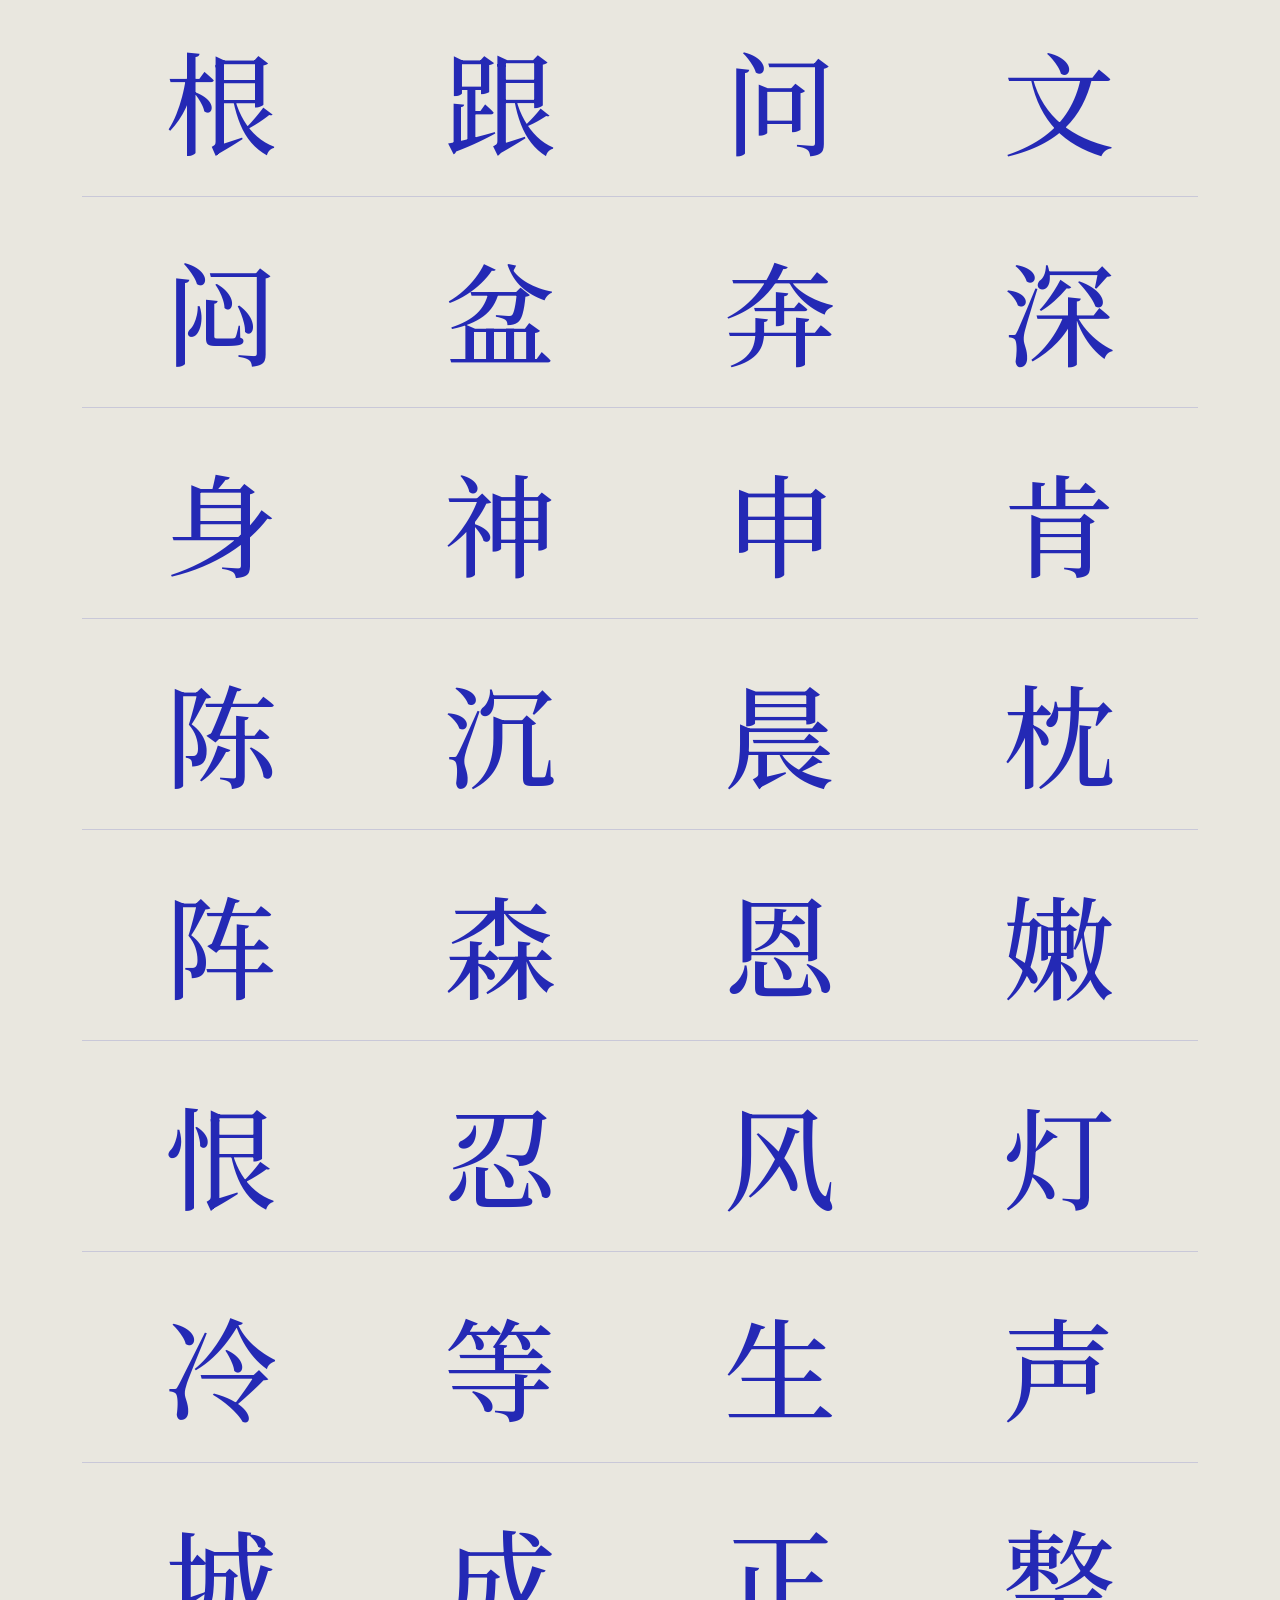
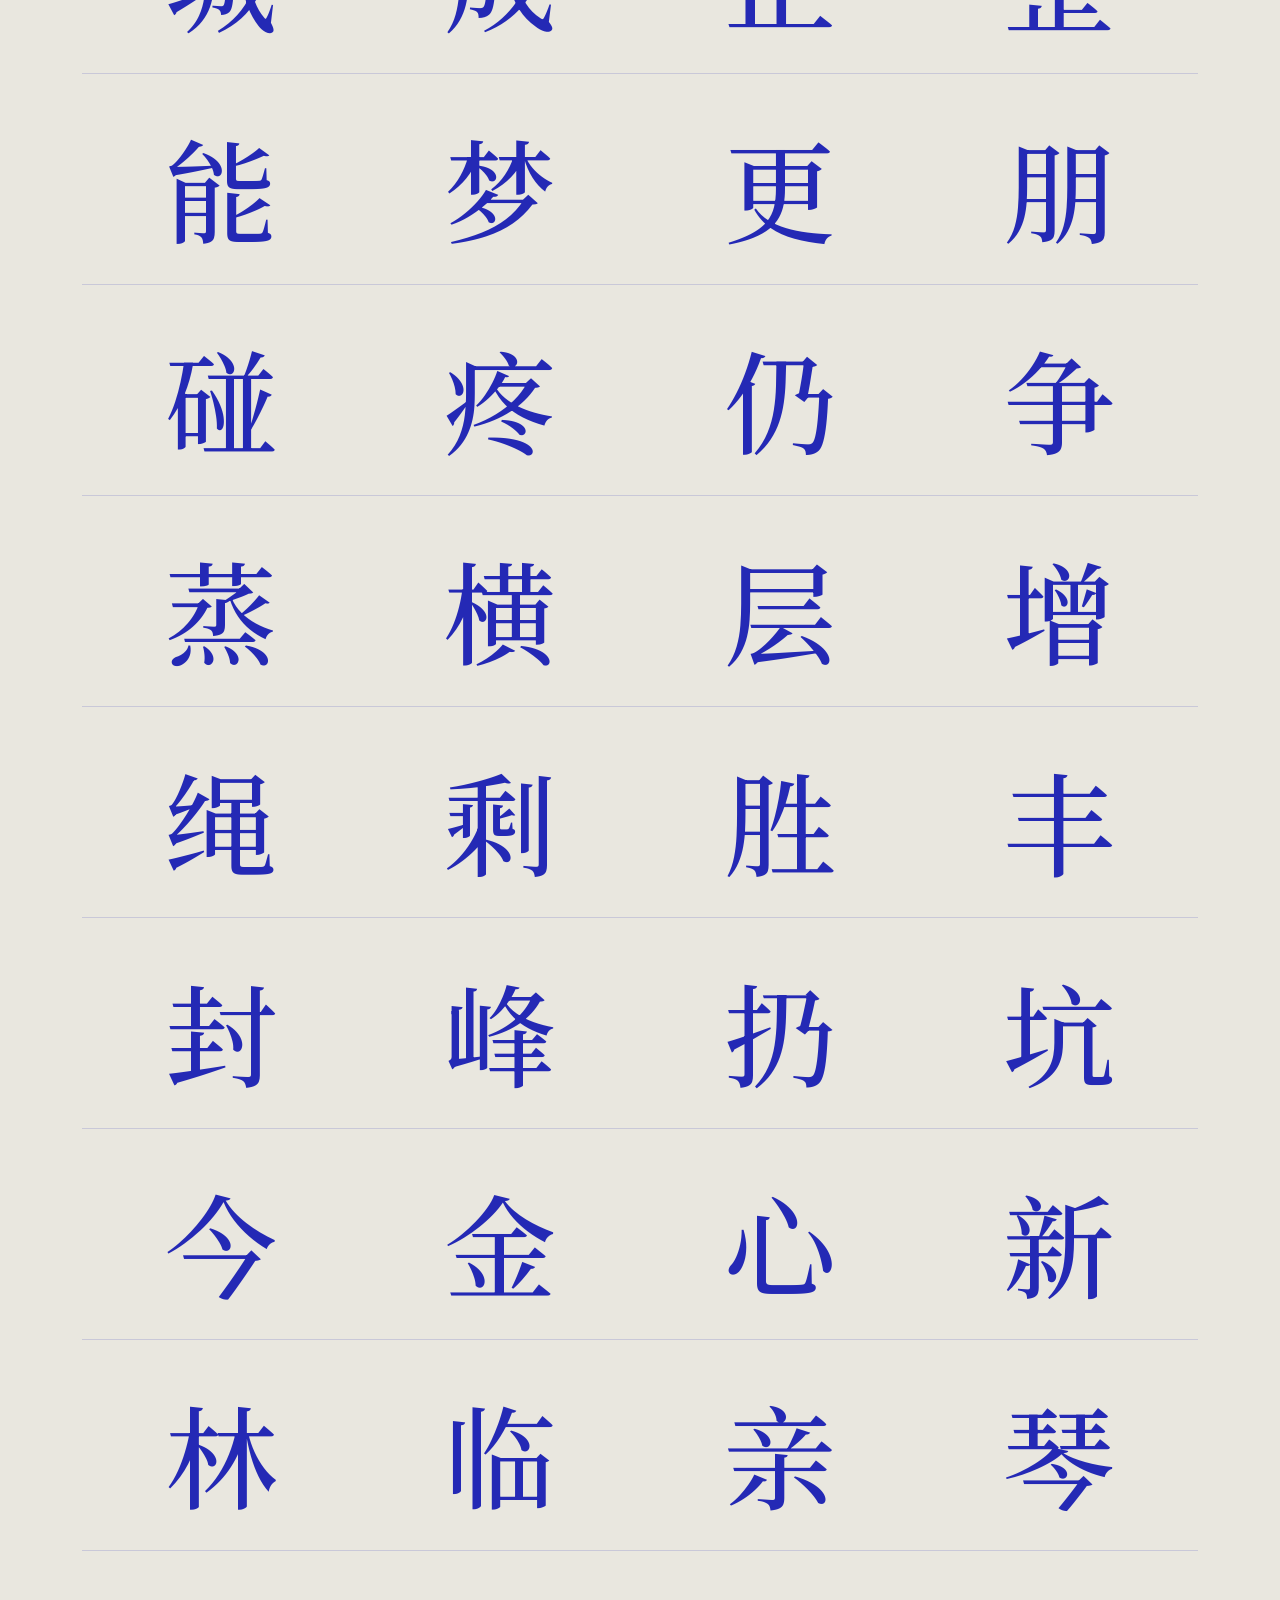
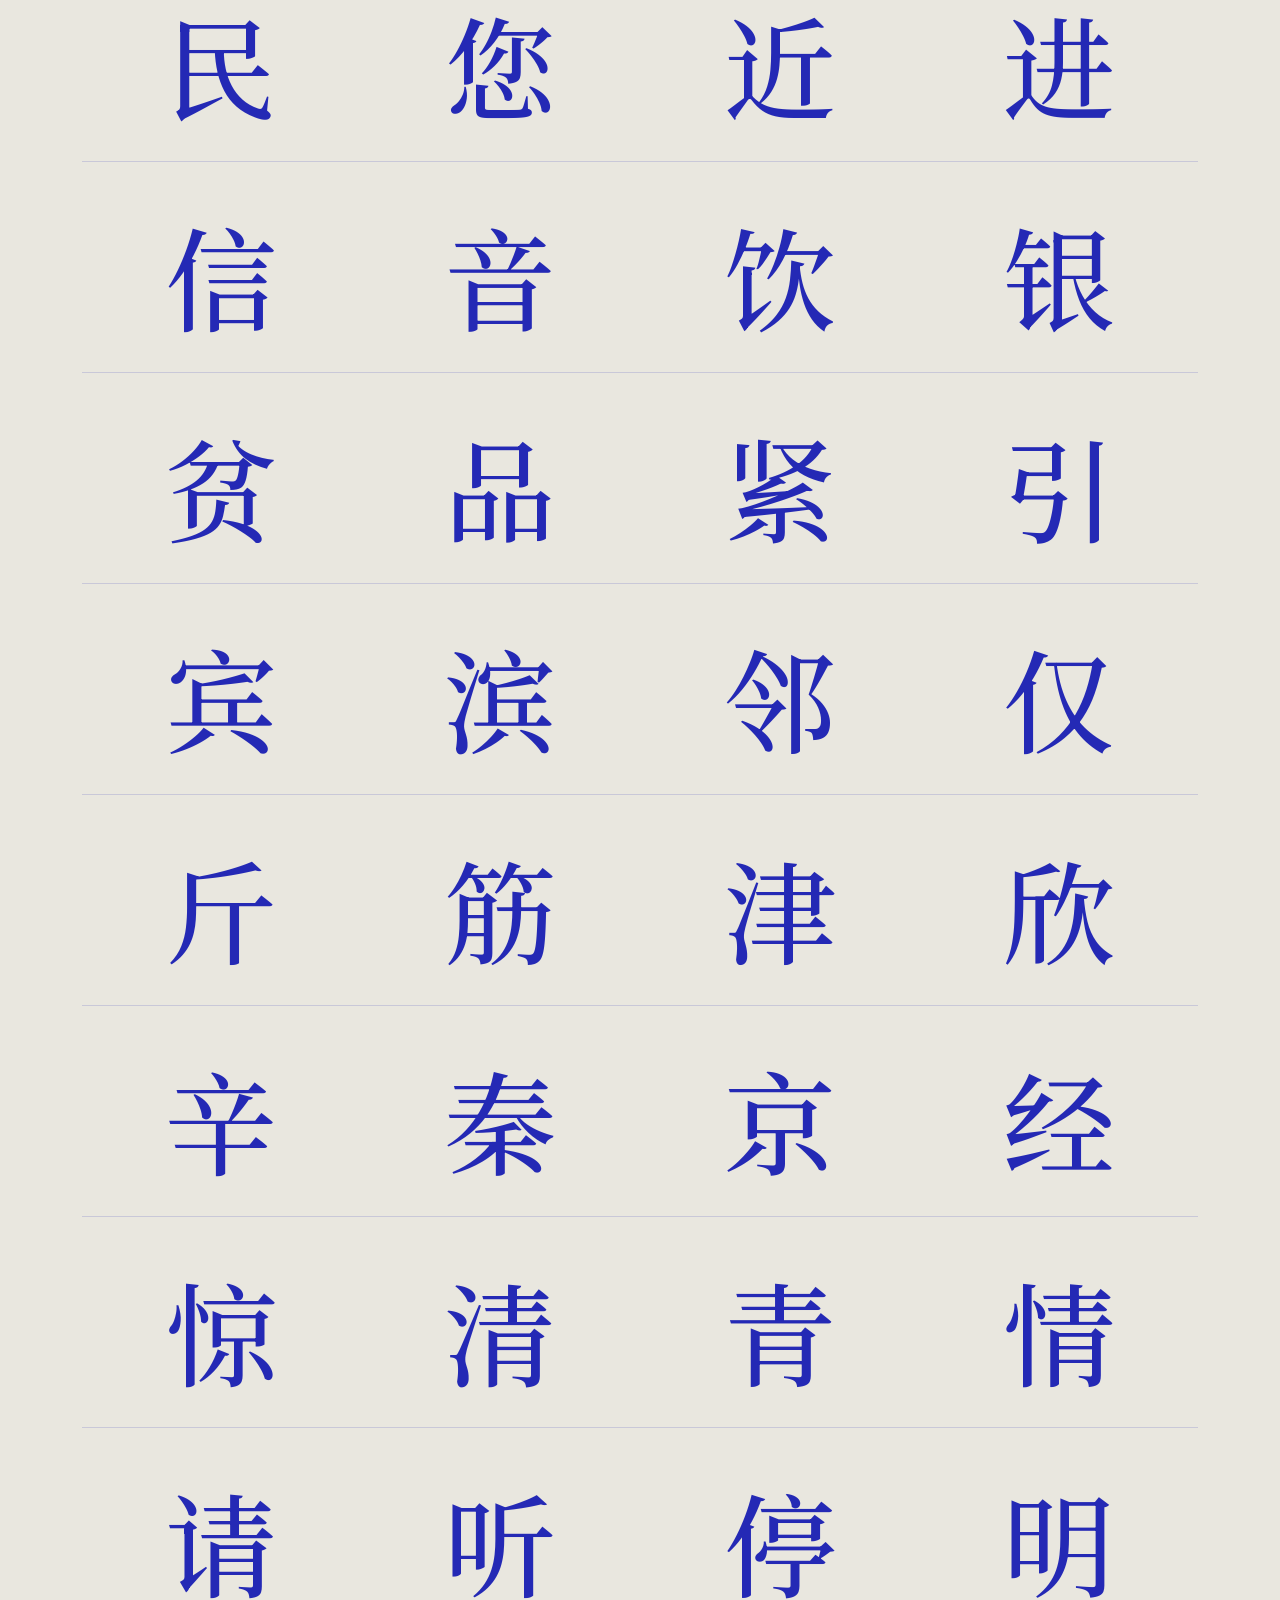
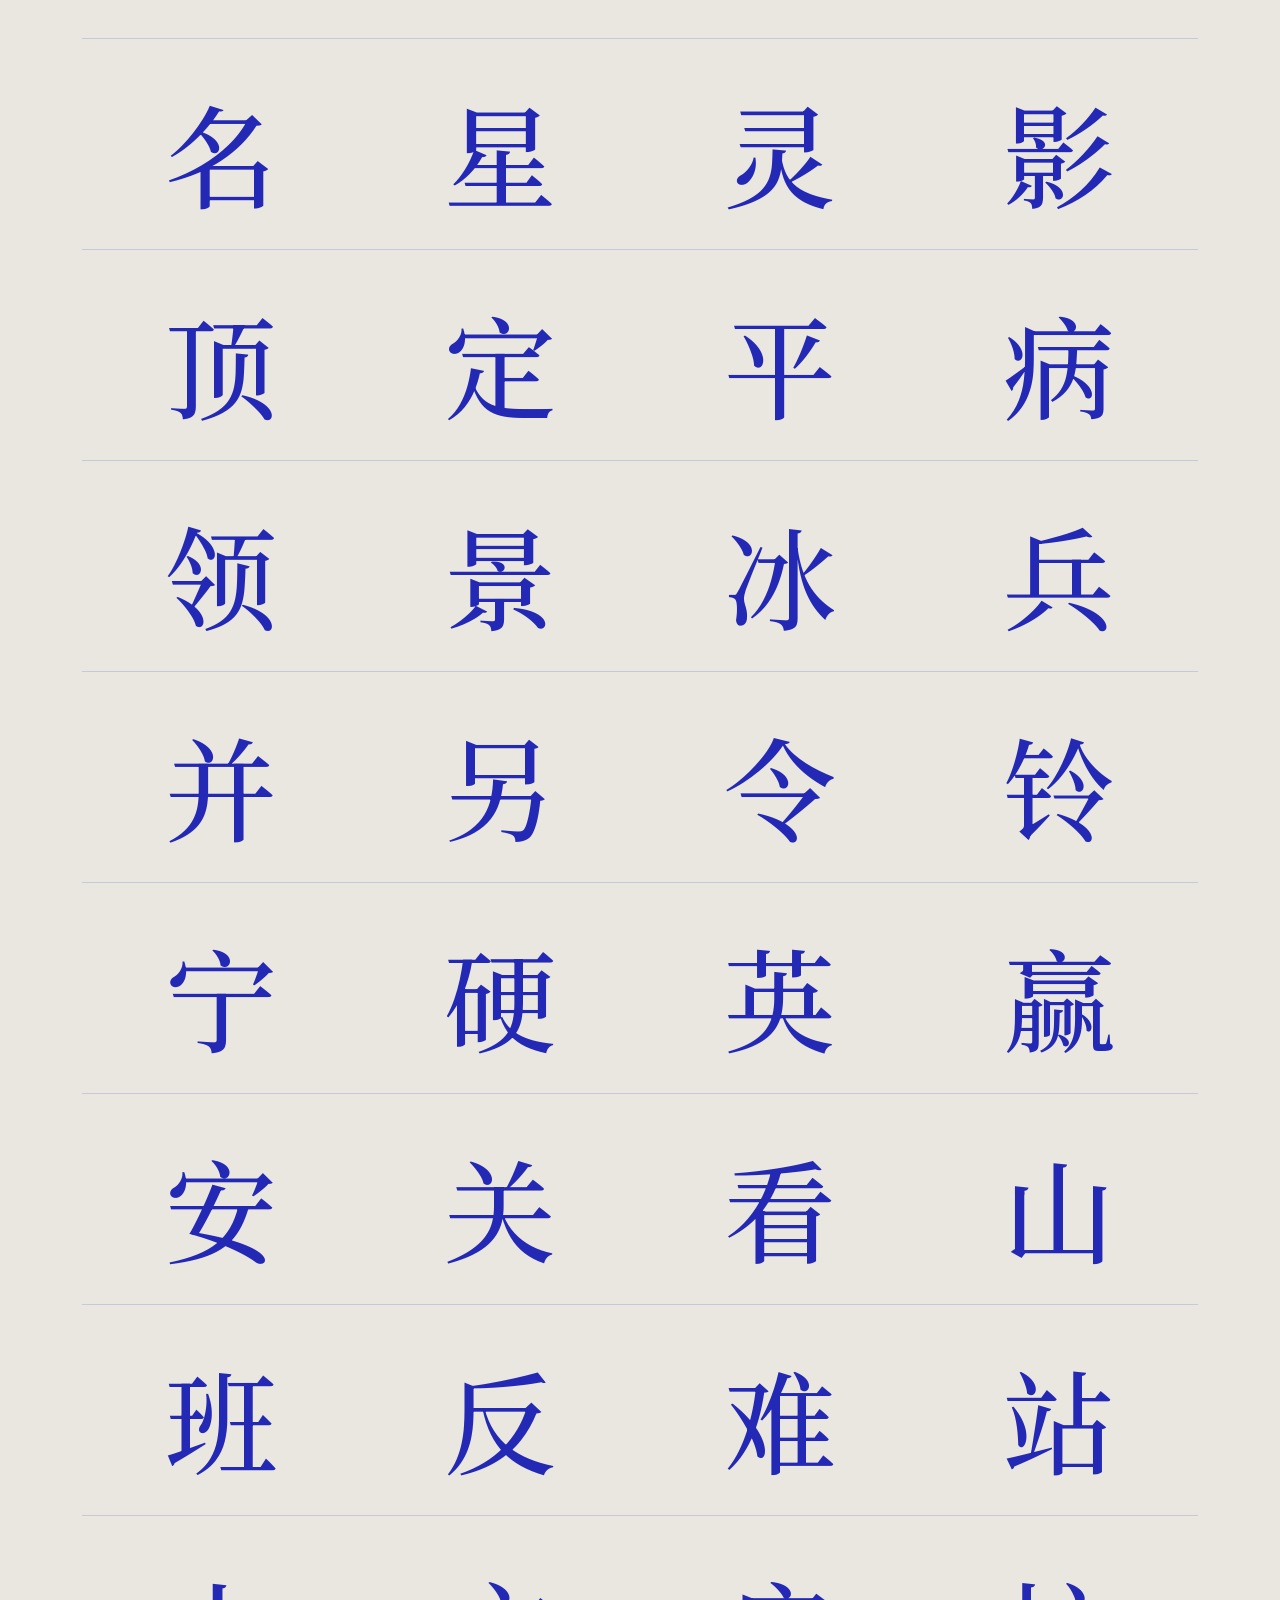
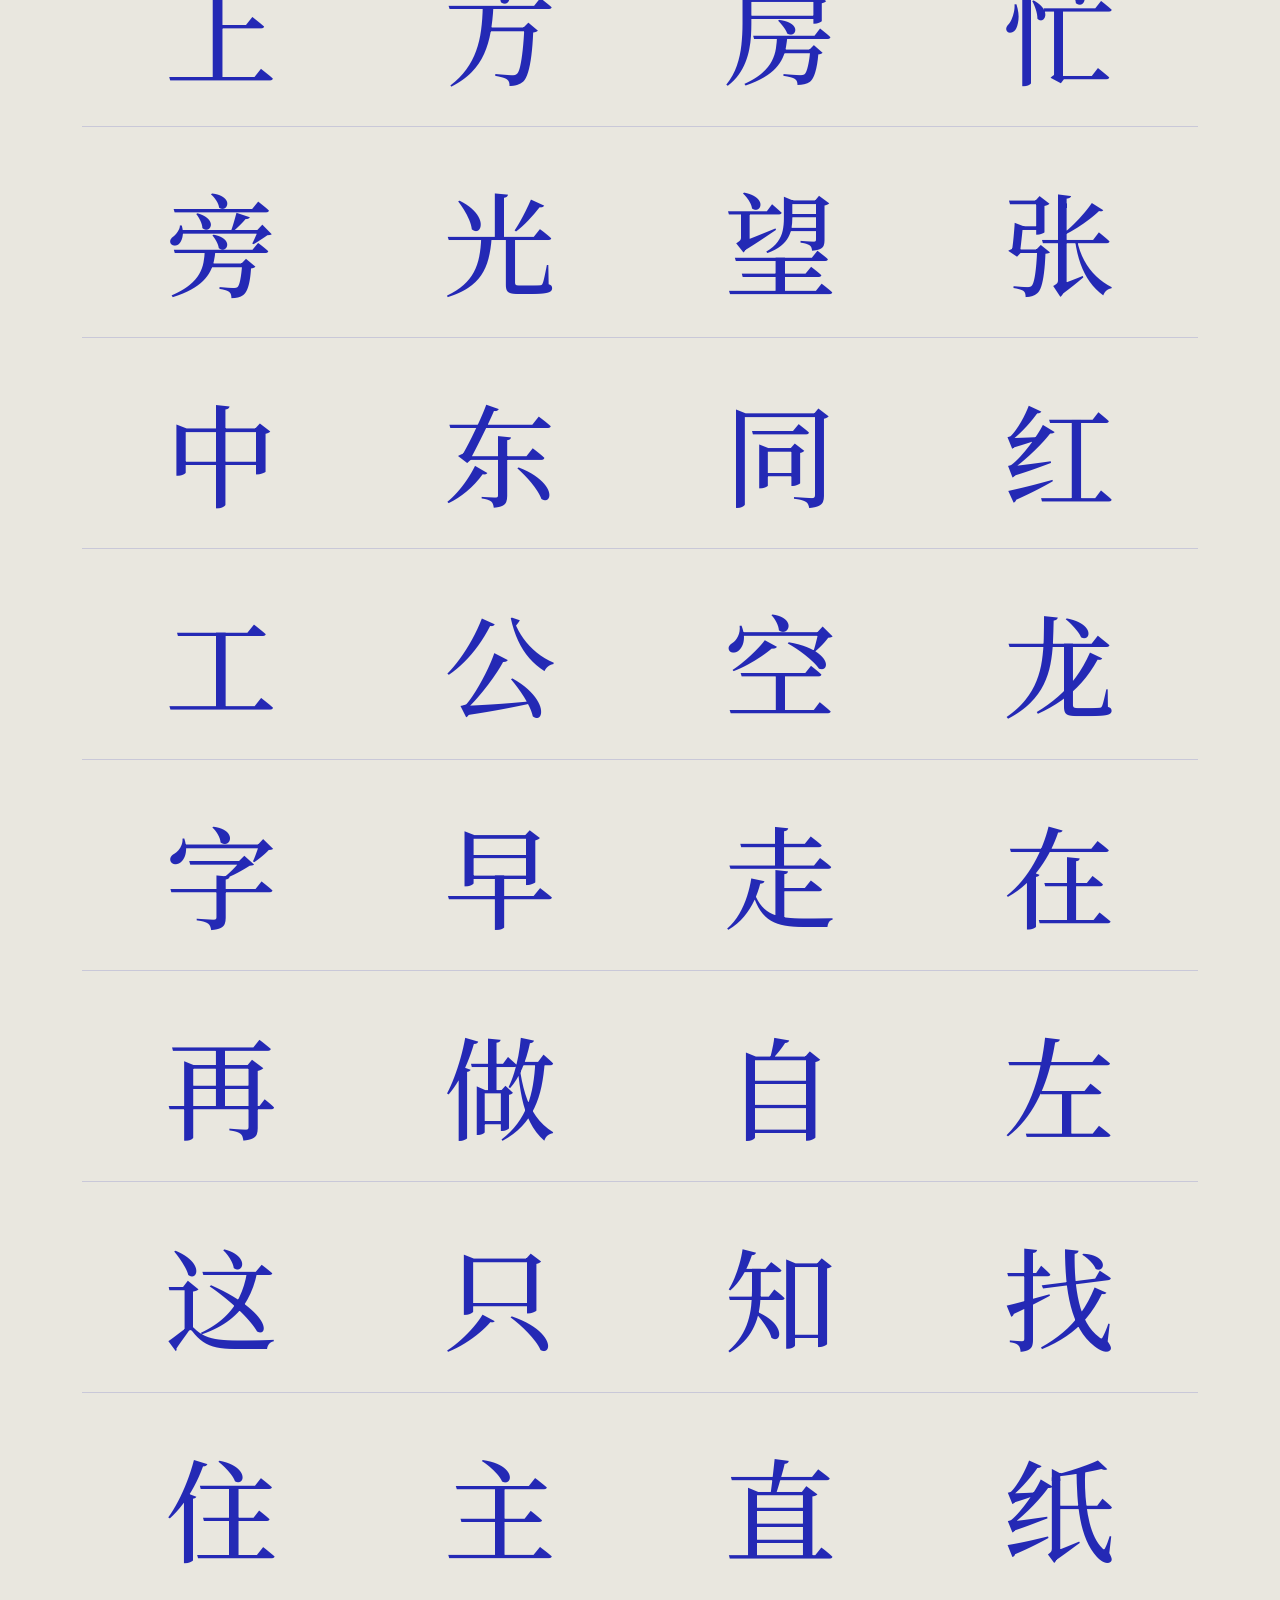
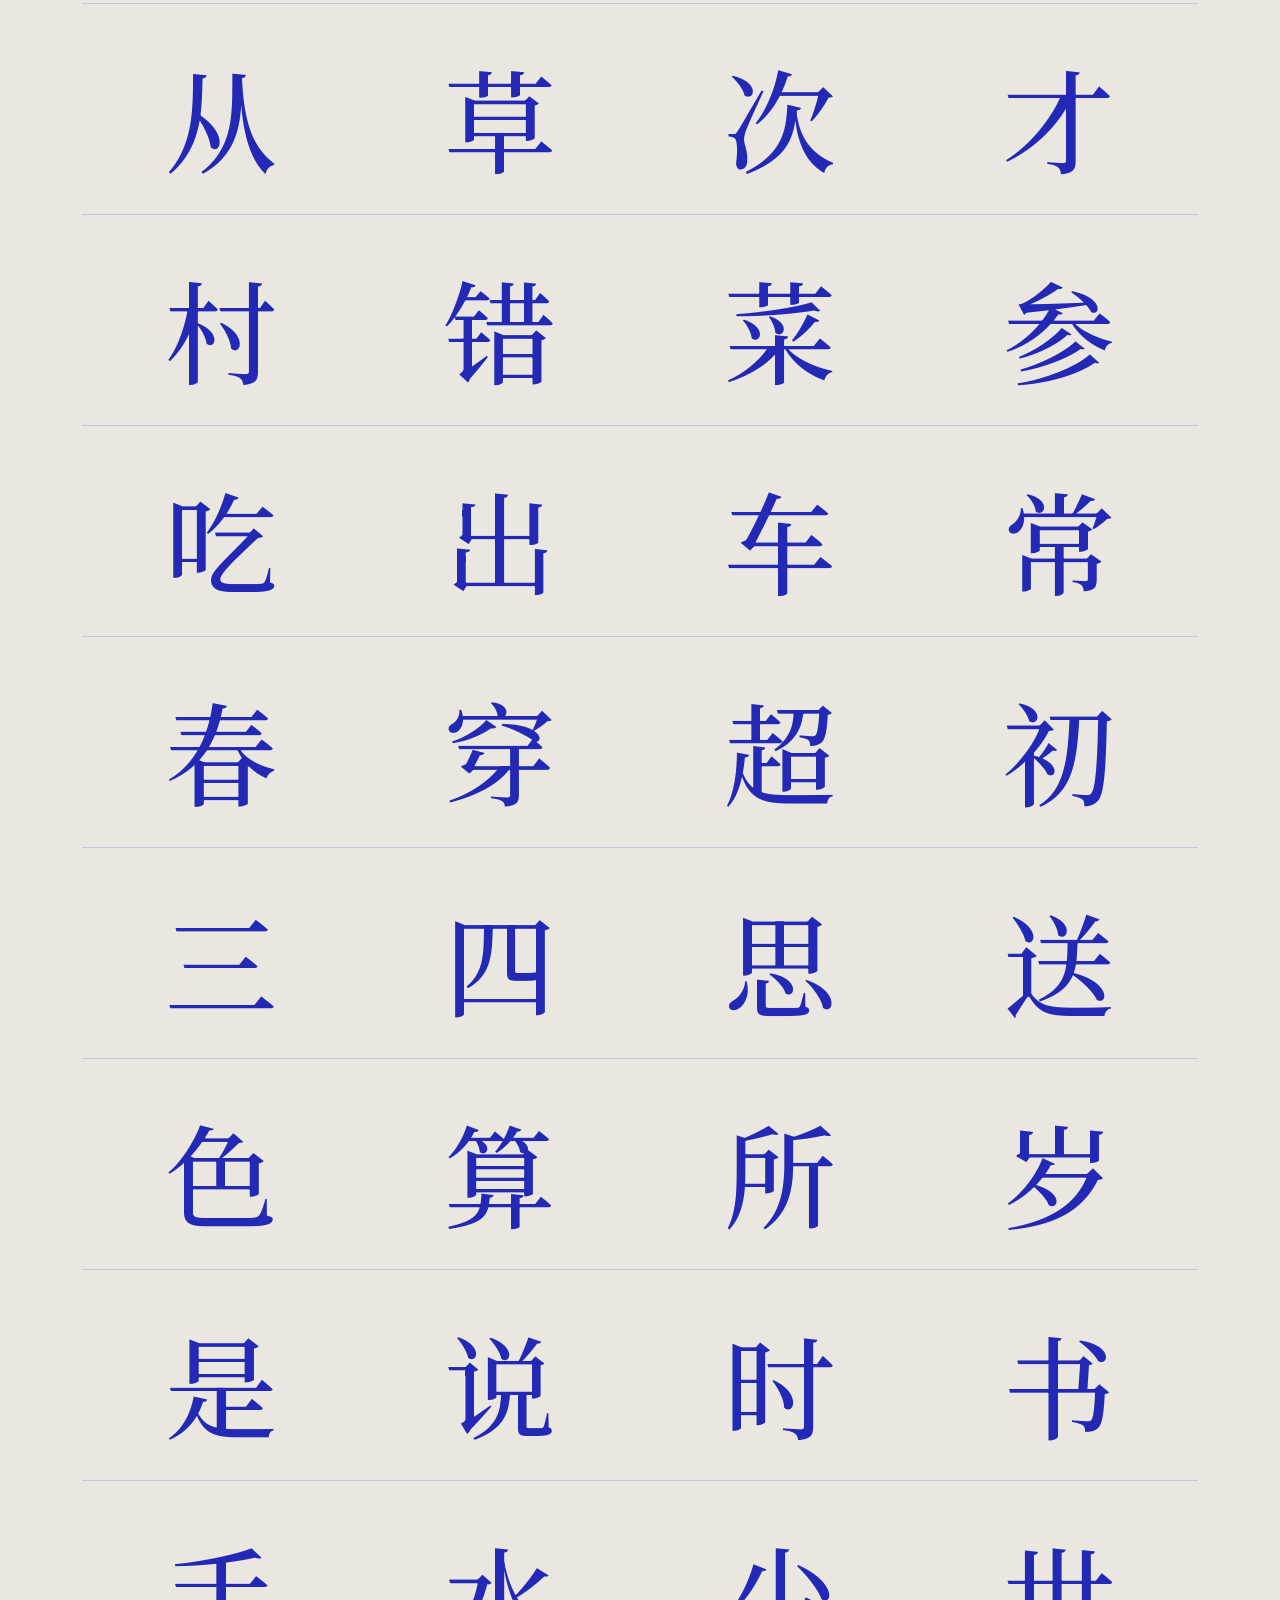
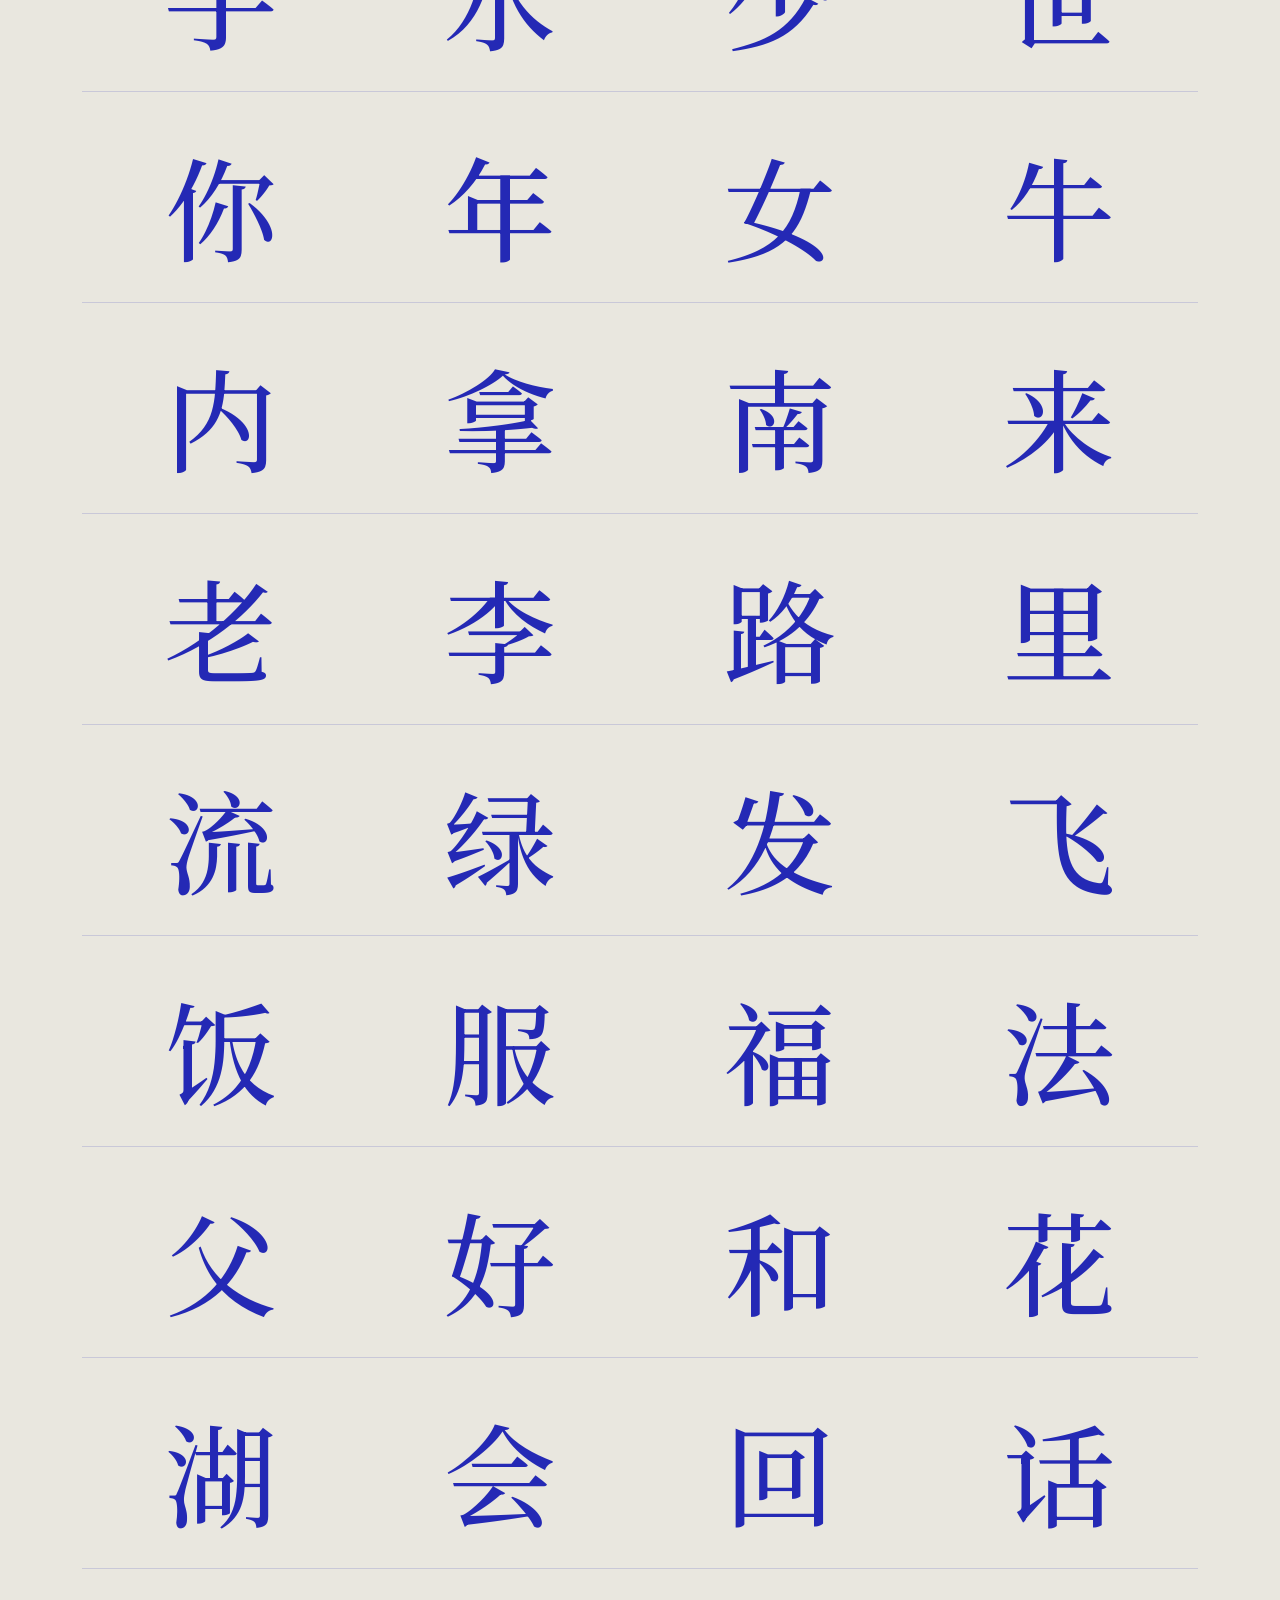
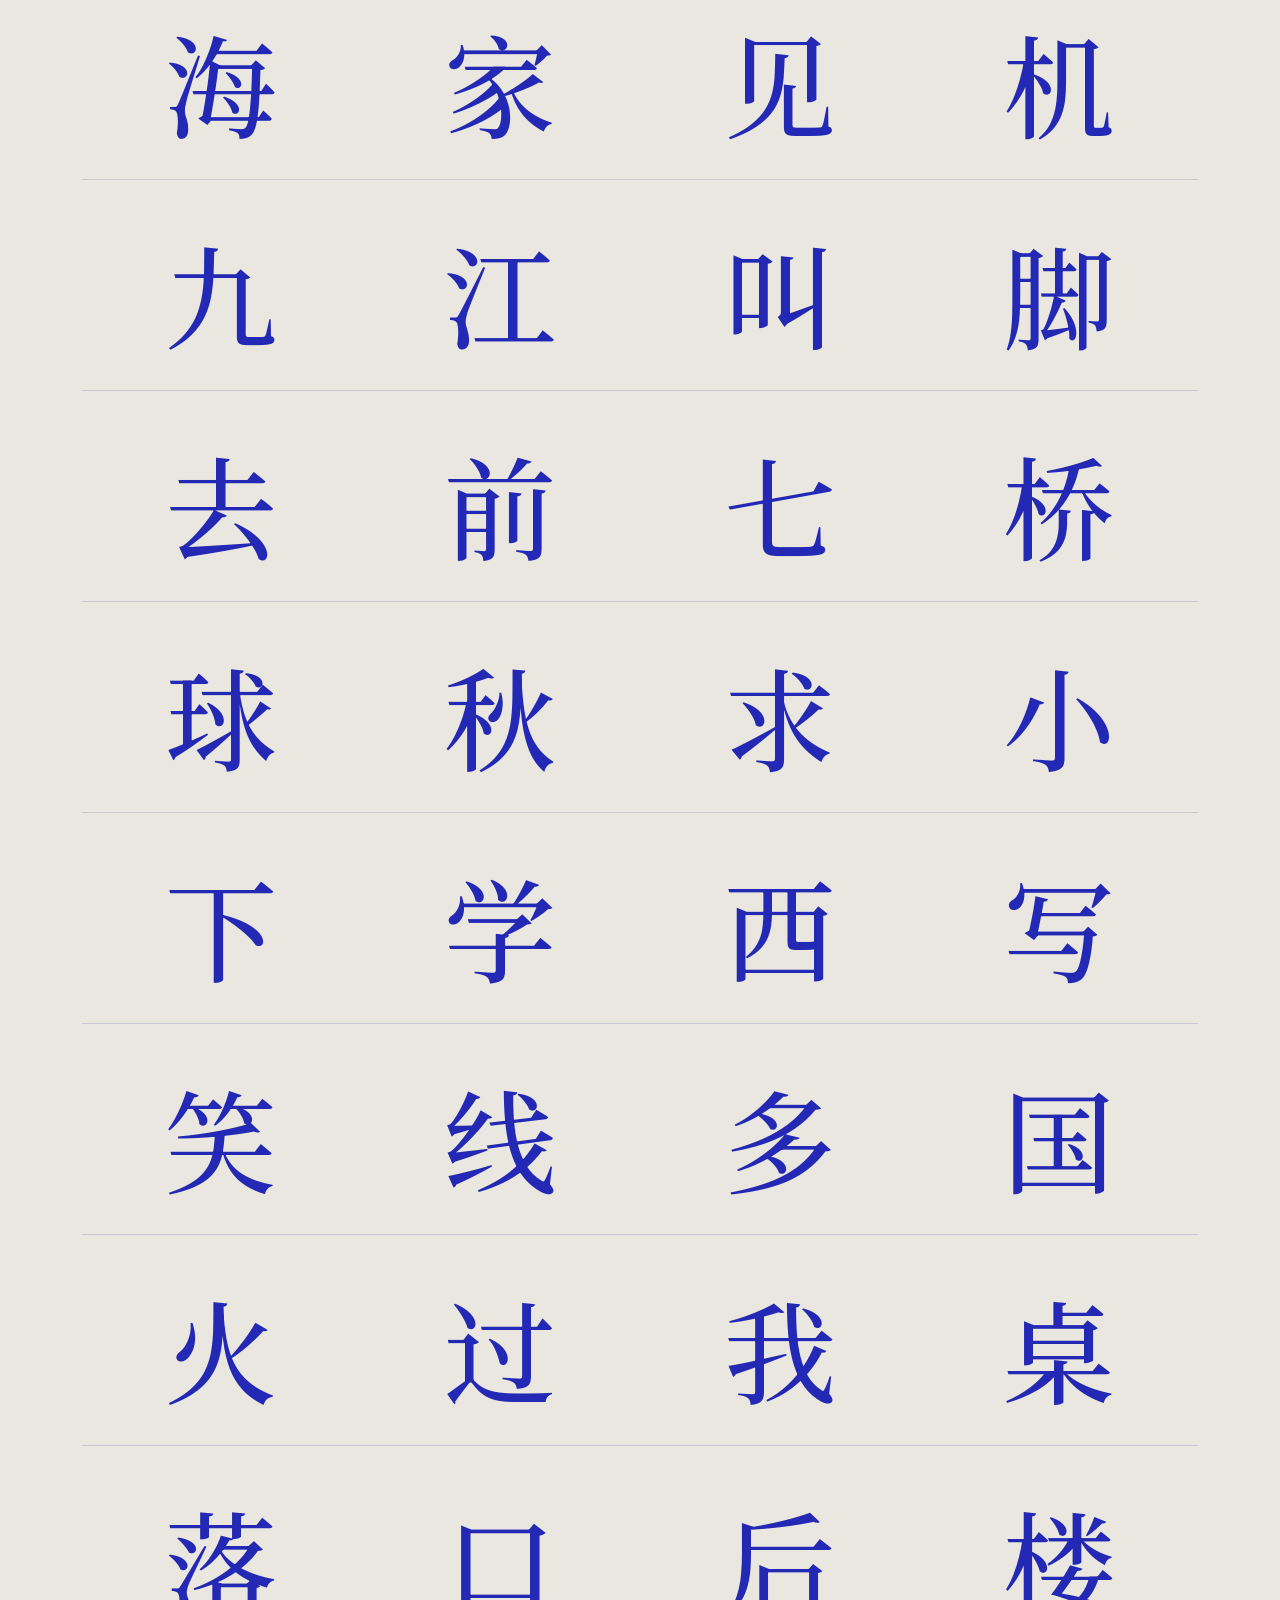
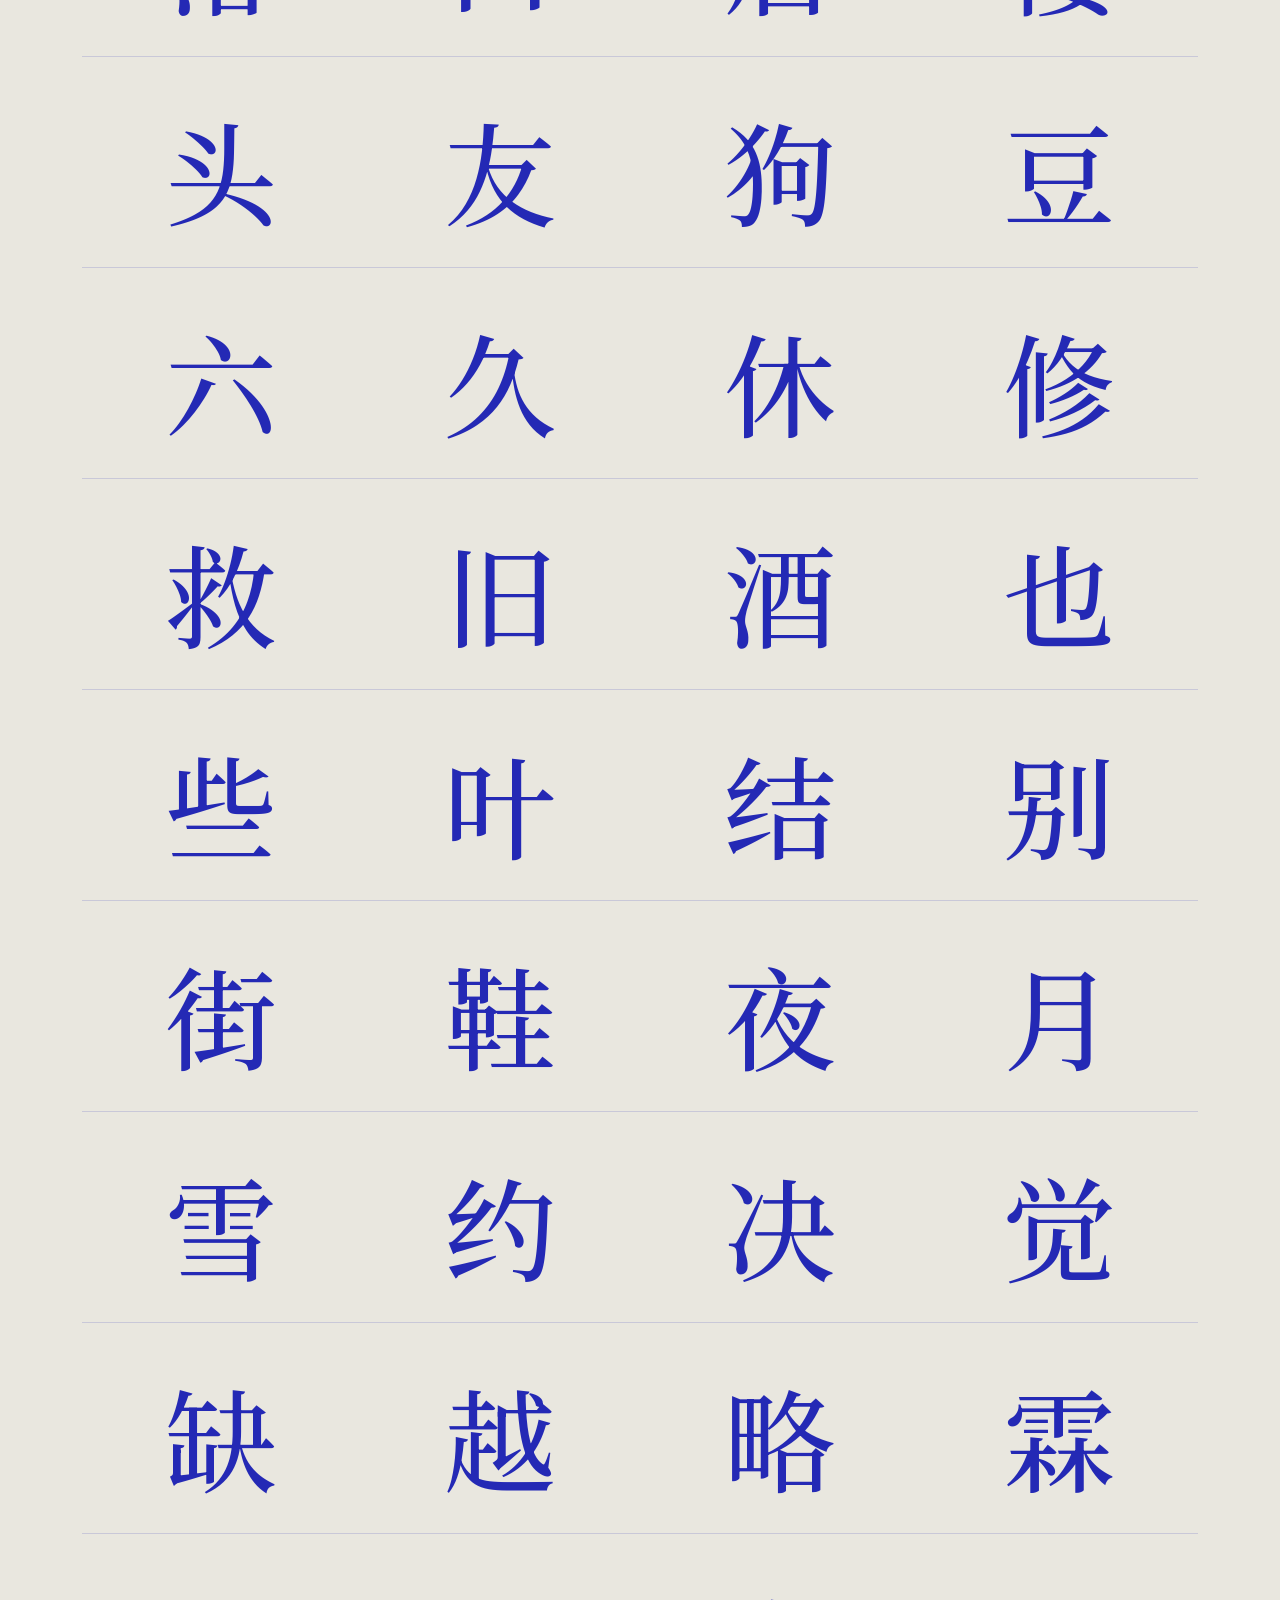
<file: characters.html>
<!doctype html>
<html lang="zh-CN">
<head>
  <meta charset="utf-8"><meta name="viewport" content="width=device-width,initial-scale=1">
  <meta name="theme-color" content="#E9E7DF">
  <meta name="description" content="按发音专题浏览训练汉字，在字形与拼音之间建立联系。">
  <title>读音字库｜字觉 ZIJUE</title>
  <link rel="stylesheet" href="styles.css?v=20261125-2"><link rel="stylesheet" href="mouth-cursor.css?v=20261124-11"><link rel="stylesheet" href="refinements.css"><link rel="stylesheet" href="character-refinements.css"><link rel="stylesheet" href="character-words.css"><link rel="stylesheet" href="character-filter.css?v=20261122-6">
</head>
<body data-page="characters">
  <a class="skip" href="#main">跳到主要内容</a>
  <header class="nav-shell"><a class="brand" href="index.html?from=site"><b>字觉</b><span>ZIJUE</span></a><nav aria-label="主要导航"><a href="basics.html">拼音基础</a><a href="correction.html">发音修正</a><a aria-current="page" href="characters.html">读音字库</a><a href="practice.html">练习</a><a href="notes.html">发音手册</a></nav><span class="nav-index">CHARACTER INDEX / 04</span></header>
  <main id="main" class="character-page frame-grid">
    <section class="character-head">
      <div class="meta-row"><span>ZIJUE / 读音字库</span><span>当前收录：<b data-character-count>—</b> 字</span></div>
      <h1>读音字库</h1>
      <div class="library-scope"><strong>收录范围</strong><p>这里不是完整汉字全集。本站按发音专题收录生活常用字，并补充少量有辨析价值的次常用字；同一个字可以同时归入声母与韵母专题。多音字以当前练习读音为主，不作字典式的全部读音罗列；只有下方展示的组词实际使用了不同读音时，才以斜杠并列标注。极生僻字、其他特殊读音与未收录用字，请查阅最新版权威字典。</p></div>
    </section>
    <section class="character-tools" aria-label="字库显示控制">
      <div class="tool-row"><span>拼音</span><div class="segmented" data-control="pinyin"><button data-value="all">全部</button><button class="active" data-value="hover">悬停</button><button data-value="none">隐藏</button></div></div>
      <div class="tool-row"><span>字体</span><div class="segmented" data-control="font"><button class="active" data-value="serif">思源宋体</button><button data-value="sans">思源黑体</button></div></div>
      <div class="tool-row"><label for="size">字号</label><input id="size" type="range" min="72" max="156" value="112"><output for="size">112px</output></div>
      <div class="tool-row"><span>字重</span><div class="segmented" data-control="weight"><button data-value="300">轻</button><button class="active" data-value="500">中性</button><button data-value="700">粗</button></div></div>
      <div class="final-filter" role="group" aria-label="发音对比专题筛选">
        <div class="filter-global"><span>全部字库</span><div class="filter-tabs" role="tablist" aria-label="选择字库分类"><button class="global-show-all active" type="button" role="tab" aria-selected="true" data-final="all">显示全部</button><button class="category-tab" type="button" role="tab" aria-selected="false" aria-controls="nasal-groups" data-category-target="nasal" data-groups-any="an ang en eng in ing ong">前后鼻音对比</button><button class="category-tab" type="button" role="tab" aria-selected="false" aria-controls="initial-groups" data-category-target="initial" data-groups-any="z zh c ch s sh n l f h j q x">声母对比</button><button class="category-tab" type="button" role="tab" aria-selected="false" aria-controls="final-groups" data-category-target="final" data-groups-any="uo ou iu ie üe">易混韵母对比</button></div></div>
        <section class="filter-category" data-category="nasal" hidden>
        <div class="comparison-filter" id="nasal-groups" data-category-groups role="tabpanel">
          <div class="comparison-group"><span>an / ang</span><div><button data-groups-any="an ang">全部</button><button data-final="an">an</button><button data-final="ang">ang</button></div></div>
          <div class="comparison-group"><span>en / eng</span><div><button data-groups-any="en eng">全部</button><button data-final="en">en</button><button data-final="eng">eng</button></div></div>
          <div class="comparison-group"><span>in / ing</span><div><button data-groups-any="in ing">全部</button><button data-final="in">in</button><button data-final="ing">ing</button></div></div>
          <div class="comparison-group"><span>eng / ong</span><div><button data-groups-any="eng ong">全部</button><button data-final="eng">eng</button><button data-final="ong">ong</button></div></div>
        </div>
        </section>
        <section class="filter-category" data-category="initial" hidden>
        <div class="comparison-filter" id="initial-groups" data-category-groups role="tabpanel">
          <div class="comparison-group"><span>z / zh</span><div><button data-groups-any="z zh">全部</button><button data-final="z">z</button><button data-final="zh">zh</button></div></div>
          <div class="comparison-group"><span>c / ch</span><div><button data-groups-any="c ch">全部</button><button data-final="c">c</button><button data-final="ch">ch</button></div></div>
          <div class="comparison-group"><span>s / sh</span><div><button data-groups-any="s sh">全部</button><button data-final="s">s</button><button data-final="sh">sh</button></div></div>
          <div class="comparison-group"><span>n / l</span><div><button data-groups-any="n l">全部</button><button data-final="n">n</button><button data-final="l">l</button></div></div>
          <div class="comparison-group"><span>f / h</span><div><button data-groups-any="f h">全部</button><button data-final="f">f</button><button data-final="h">h</button></div></div>
          <div class="comparison-group"><span>j / q / x</span><div><button data-groups-any="j q x">全部</button><button data-final="j">j</button><button data-final="q">q</button><button data-final="x">x</button></div></div>
        </div>
        </section>
        <section class="filter-category" data-category="final" hidden>
        <div class="comparison-filter" id="final-groups" data-category-groups role="tabpanel">
          <div class="comparison-group"><span>uo / ou</span><div><button data-groups-any="uo ou">全部</button><button data-final="uo">uo</button><button data-final="ou">ou</button></div></div>
          <div class="comparison-group"><span>ie / üe</span><div><button data-groups-any="ie üe">全部</button><button data-final="ie">ie</button><button data-final="üe">üe</button></div></div>
          <div class="comparison-group"><span>iu · 独立巩固</span><div><button data-final="iu">全部</button></div></div>
        </div>
        </section>
      </div>
    </section>
    <section class="hanzi-grid" data-pinyin="hover" data-font="serif" style="--char-size:112px;--char-weight:500" aria-label="发音专题训练汉字"></section>
    <p class="character-note"><i class="orange-dot"></i>悬停显示本专题练习读音；点击汉字可展开两个常用组词。若两个组词读音不同，拼音按组词顺序用斜杠标注；其他读音请查阅最新版权威字典。</p>
  </main>
  <footer><a class="brand" href="index.html?from=site"><b>字觉</b><span>ZIJUE</span></a><p>读音字库 / CHARACTER INDEX</p><p><a class="site-source-link" href="notes.html#sources">资料与使用说明</a></p></footer>
  <script src="characters-data.js"></script><script src="script.js?v=20261122-2"></script><script src="mouth-cursor.js?v=20261124-11"></script>
</body></html>
</file>
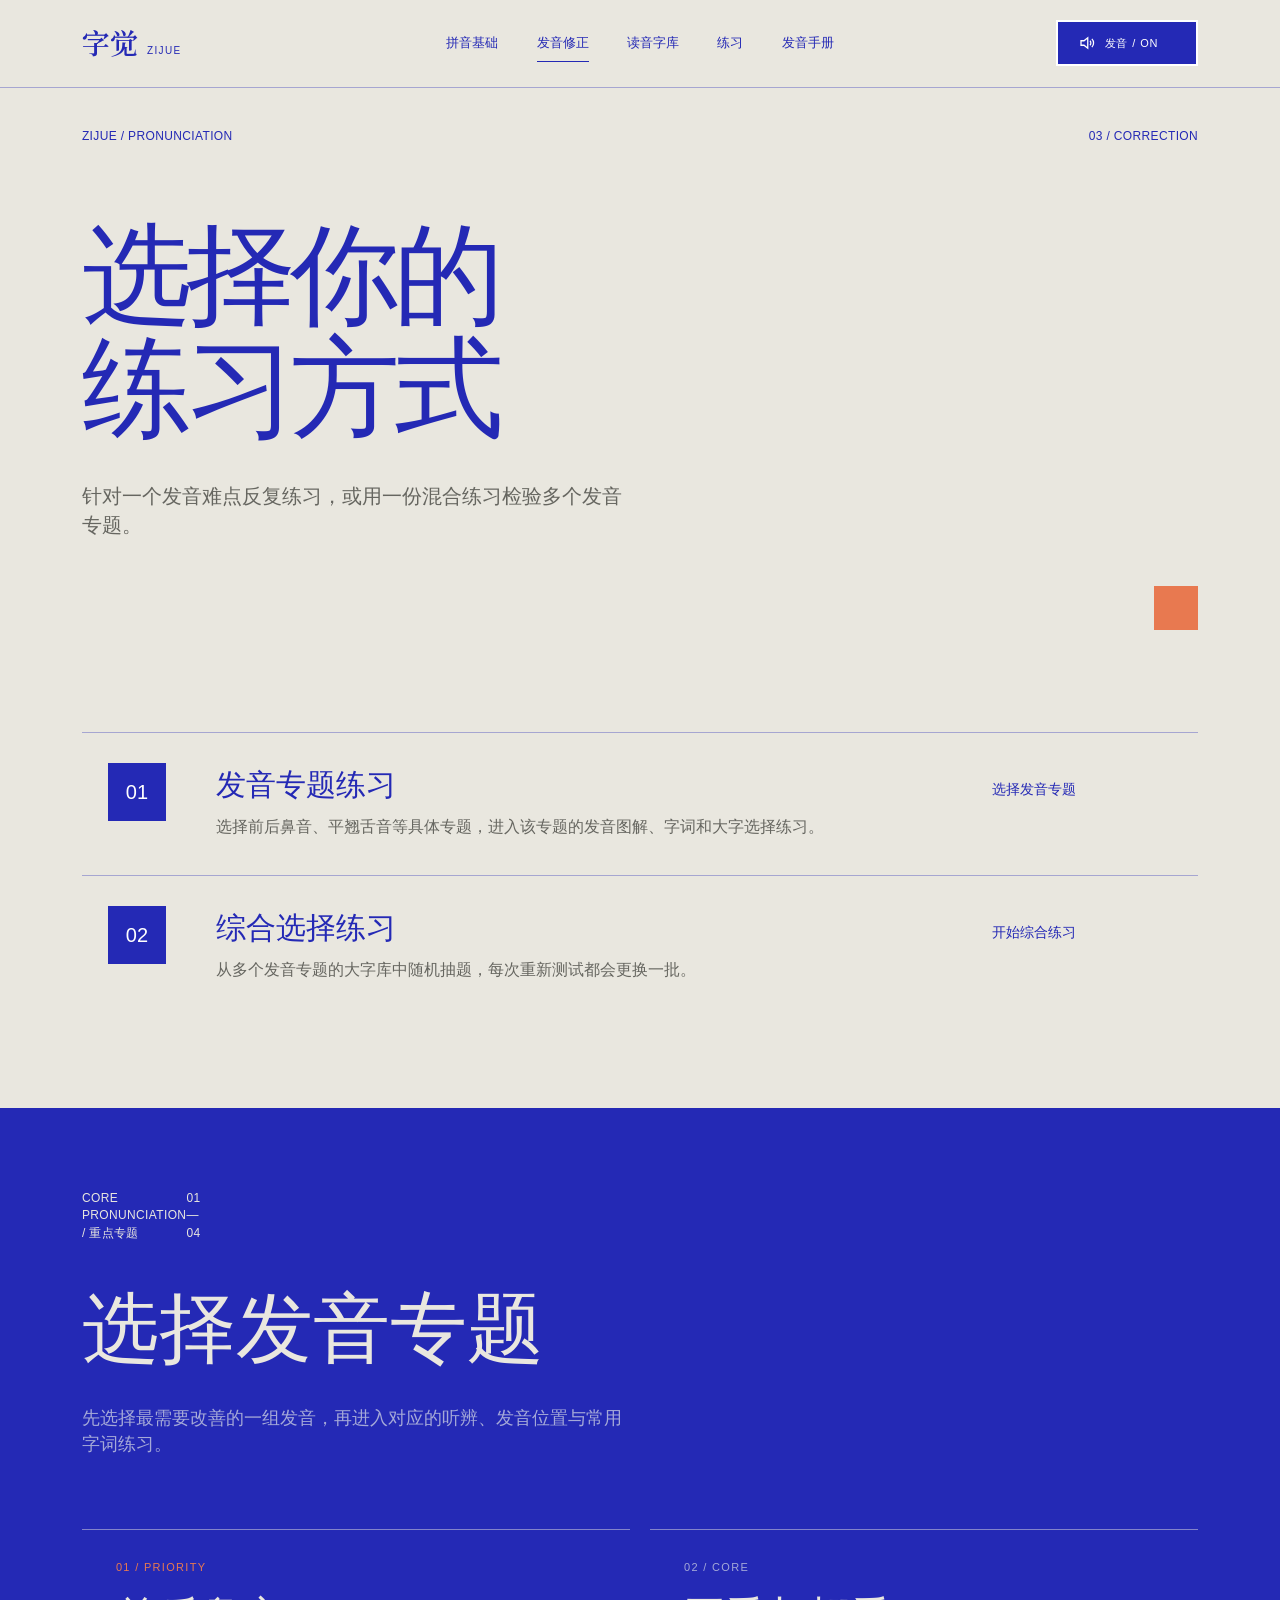
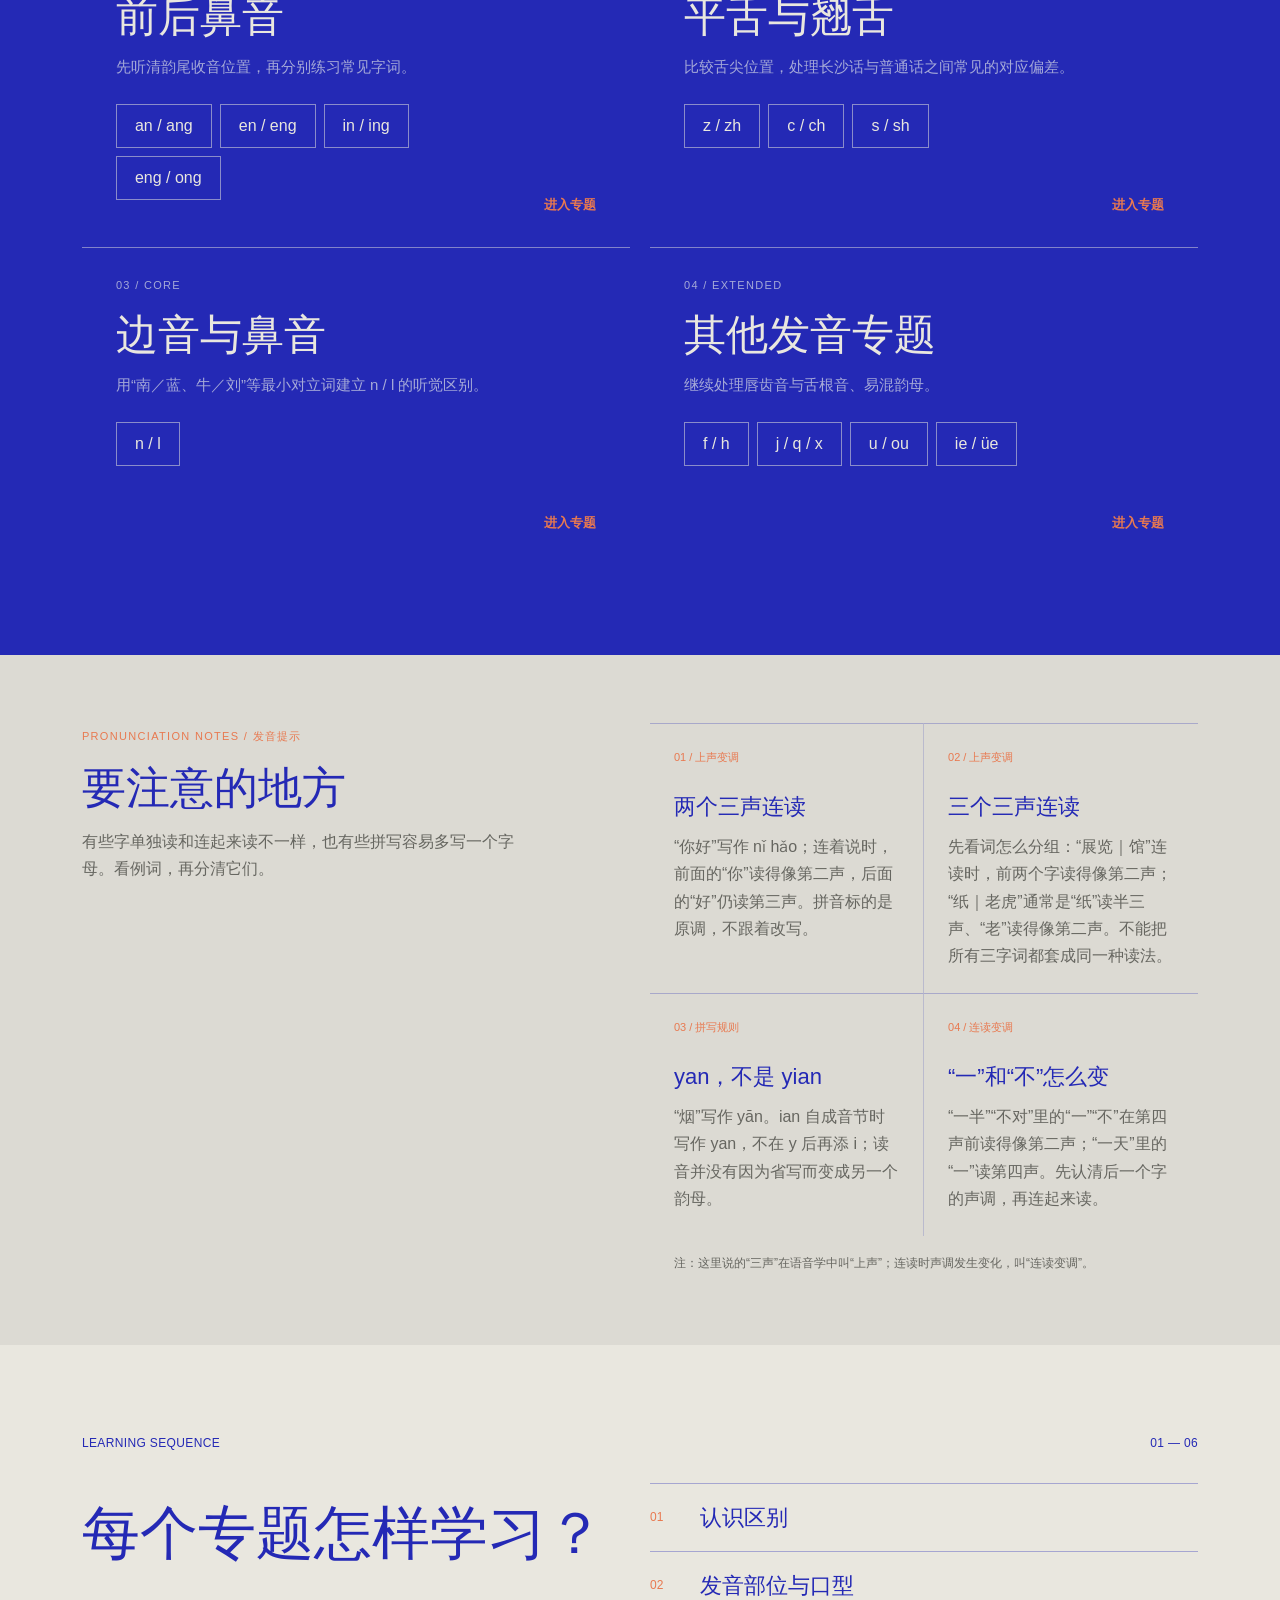
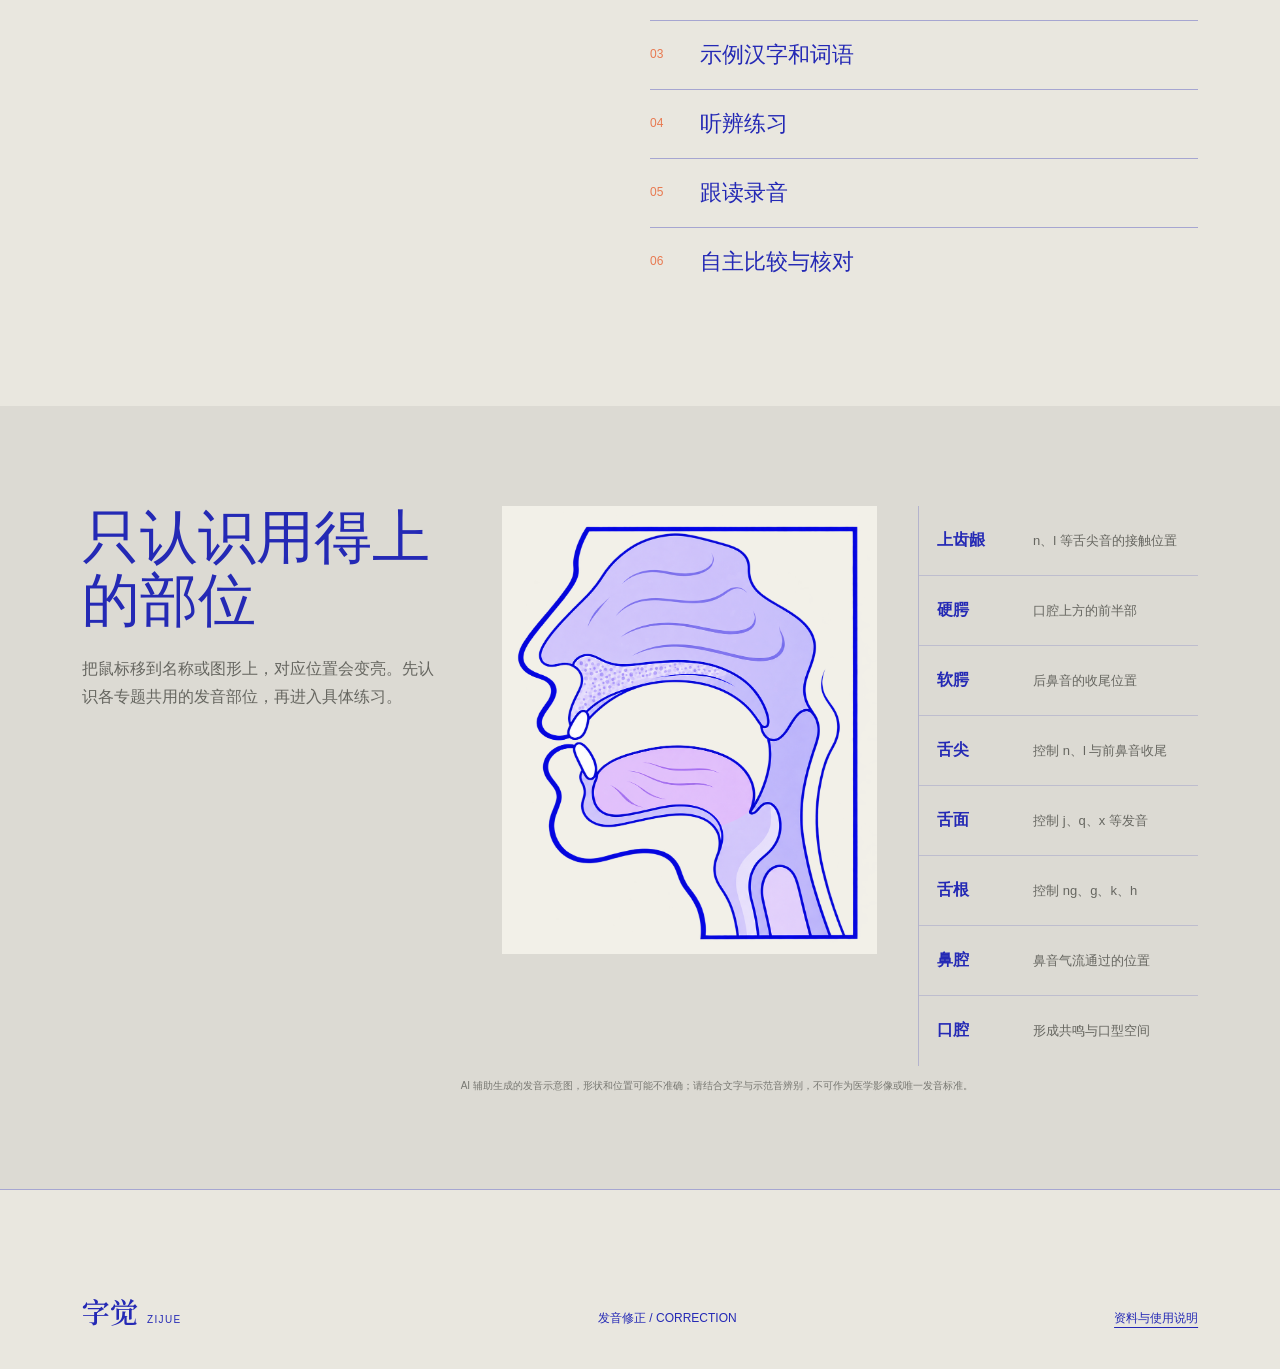
<file: correction.html>
<!doctype html><html lang="zh-CN"><head><meta charset="utf-8"><meta name="viewport" content="width=device-width,initial-scale=1"><meta name="theme-color" content="#E9E7DF"><meta name="description" content="选择发音专题进行针对训练，或进入包含多种题型的综合练习。"><title>发音修正｜字觉 ZIJUE</title><link rel="stylesheet" href="styles.css?v=20261125-2"><link rel="stylesheet" href="correction-topics.css?v=20261125-2"><link rel="stylesheet" href="correction-anatomy.css?v=20261125-1"></head><body data-page="correction"><a class="skip" href="#main">跳到主要内容</a><header class="nav-shell"><a class="brand" href="index.html?from=site"><b>字觉</b><span>ZIJUE</span></a><nav aria-label="主要导航"><a href="basics.html">拼音基础</a><a aria-current="page" href="correction.html">发音修正</a><a href="characters.html">读音字库</a><a href="practice.html">练习</a><a href="notes.html">发音手册</a></nav><span class="nav-index">CORRECTION / 03</span></header>
<main id="main"><section class="page-intro frame-grid"><div class="meta-row"><span>ZIJUE / PRONUNCIATION</span><span>03 / CORRECTION</span></div><h1>选择你的<br>练习方式</h1><p>针对一个发音难点反复练习，或用一份混合练习检验多个发音专题。</p><i class="orange-square" aria-hidden="true"></i></section>
<section class="entry-system frame-grid" aria-label="练习方式"><div class="entry-row"><span>01</span><div><h2>发音专题练习</h2><p>选择前后鼻音、平翘舌音等具体专题，进入该专题的发音图解、字词和大字选择练习。</p></div><a href="#topics">选择发音专题 ↓</a></div><div class="entry-row"><span>02</span><div><h2>综合选择练习</h2><p>从多个发音专题的大字库中随机抽题，每次重新测试都会更换一批。</p></div><a href="practice.html?mode=mixed">开始综合练习 ↗</a></div></section>
<section class="topics" id="topics"><div class="topics-head frame-grid"><div class="meta-row"><span>CORE PRONUNCIATION / 重点专题</span><span>01 — 04</span></div><h2>选择发音专题</h2><p>先选择最需要改善的一组发音，再进入对应的听辨、发音位置与常用字词练习。</p></div><div class="topic-groups frame-grid" aria-label="发音专题"><a class="topic-card topic-priority" href="nasal-an-ang.html"><span class="topic-rank">01 / PRIORITY</span><h3>前后鼻音</h3><p>先听清韵尾收音位置，再分别练习常见字词。</p><div class="topic-buttons" aria-hidden="true"><span>an / ang</span><span>en / eng</span><span>in / ing</span><span>eng / ong</span></div><span class="topic-enter">进入专题 ↗</span></a><a class="topic-card" href="topic-detail.html?topic=retroflex"><span class="topic-rank">02 / CORE</span><h3>平舌与翘舌</h3><p>比较舌尖位置，处理长沙话与普通话之间常见的对应偏差。</p><div class="topic-buttons" aria-hidden="true"><span>z / zh</span><span>c / ch</span><span>s / sh</span></div><span class="topic-enter">进入专题 ↗</span></a><a class="topic-card" href="topic-detail.html?topic=nl"><span class="topic-rank">03 / CORE</span><h3>边音与鼻音</h3><p>用“南／蓝、牛／刘”等最小对立词建立 n / l 的听觉区别。</p><div class="topic-buttons" aria-hidden="true"><span>n / l</span></div><span class="topic-enter">进入专题 ↗</span></a><a class="topic-card" href="topic-detail.html?topic=other"><span class="topic-rank">04 / EXTENDED</span><h3>其他发音专题</h3><p>继续处理唇齿音与舌根音、易混韵母。</p><div class="topic-buttons" aria-hidden="true"><span>f / h</span><span>j / q / x</span><span>u / ou</span><span>ie / üe</span></div><span class="topic-enter">进入专题 ↗</span></a></div></section>
<section class="side-stories frame-grid" id="writing-extra" aria-labelledby="pronunciation-notes-title"><div class="side-story-head"><span>PRONUNCIATION NOTES / 发音提示</span><h2 id="pronunciation-notes-title">要注意的地方</h2><p>有些字单独读和连起来读不一样，也有些拼写容易多写一个字母。看例词，再分清它们。</p></div><div class="story-grid"><article><span>01 / 上声变调</span><h3>两个三声连读</h3><p>“你好”写作 nǐ hǎo；连着说时，前面的“你”读得像第二声，后面的“好”仍读第三声。拼音标的是原调，不跟着改写。</p></article><article><span>02 / 上声变调</span><h3>三个三声连读</h3><p>先看词怎么分组：“展览｜馆”连读时，前两个字读得像第二声；“纸｜老虎”通常是“纸”读半三声、“老”读得像第二声。不能把所有三字词都套成同一种读法。</p></article><article><span>03 / 拼写规则</span><h3>yan，不是 yian</h3><p>“烟”写作 yān。ian 自成音节时写作 yan，不在 y 后再添 i；读音并没有因为省写而变成另一个韵母。</p></article><article><span>04 / 连读变调</span><h3>“一”和“不”怎么变</h3><p>“一半”“不对”里的“一”“不”在第四声前读得像第二声；“一天”里的“一”读第四声。先认清后一个字的声调，再连起来读。</p></article></div><p class="story-source">注：这里说的“三声”在语音学中叫“上声”；连读时声调发生变化，叫“连读变调”。</p></section>
<section class="correction-flow frame-grid"><div class="meta-row"><span>LEARNING SEQUENCE</span><span>01 — 06</span></div><h2>每个专题怎样学习？</h2><ol><li><span>01</span>认识区别</li><li><span>02</span>发音部位与口型</li><li><span>03</span>示例汉字和词语</li><li><span>04</span>听辨练习</li><li><span>05</span>跟读录音</li><li><span>06</span>自主比较与核对</li></ol></section>
<section class="correction-anatomy frame-grid" aria-labelledby="anatomy-title">
      <div class="anatomy-copy"><h2 id="anatomy-title">只认识用得上的部位</h2><p>把鼠标移到名称或图形上，对应位置会变亮。先认识各专题共用的发音部位，再进入具体练习。</p></div>
      <div class="anatomy-map">
        <div class="anatomy-reference-image">
          <img data-anatomy-image src="assets/oral-anatomy-default.png" alt="普通话发音相关口腔与鼻腔剖面图">
          <div class="anatomy-hotspots" aria-hidden="true">
            <span class="hotspot-nasal" data-part="nasal"></span><span class="hotspot-oral" data-part="oral"></span><span class="hotspot-hard" data-part="hard"></span><span class="hotspot-soft" data-part="soft"></span><span class="hotspot-alveolar" data-part="alveolar"></span><span class="hotspot-surface" data-part="surface"></span><span class="hotspot-root" data-part="root"></span><span class="hotspot-tip" data-part="tip"></span>
          </div>
        </div>
        <div class="anatomy-list" aria-label="发音部位名称"><button data-part="alveolar">上齿龈<span>n、l 等舌尖音的接触位置</span></button><button data-part="hard">硬腭<span>口腔上方的前半部</span></button><button data-part="soft">软腭<span>后鼻音的收尾位置</span></button><button data-part="tip">舌尖<span>控制 n、l 与前鼻音收尾</span></button><button data-part="surface">舌面<span>控制 j、q、x 等发音</span></button><button data-part="root">舌根<span>控制 ng、g、k、h</span></button><button data-part="nasal">鼻腔<span>鼻音气流通过的位置</span></button><button data-part="oral">口腔<span>形成共鸣与口型空间</span></button></div>
        <small class="anatomy-ai-note">AI 辅助生成的发音示意图，形状和位置可能不准确；请结合文字与示范音辨别，不可作为医学影像或唯一发音标准。</small>
      </div>
    </section>
</main><footer><a class="brand" href="index.html?from=site"><b>字觉</b><span>ZIJUE</span></a><p>发音修正 / CORRECTION</p><p><a class="site-source-link" href="notes.html#sources">资料与使用说明</a></p></footer><script src="script.js?v=20261124-13"></script><script src="correction-anatomy.js?v=20261125-1"></script></body></html>
</file>
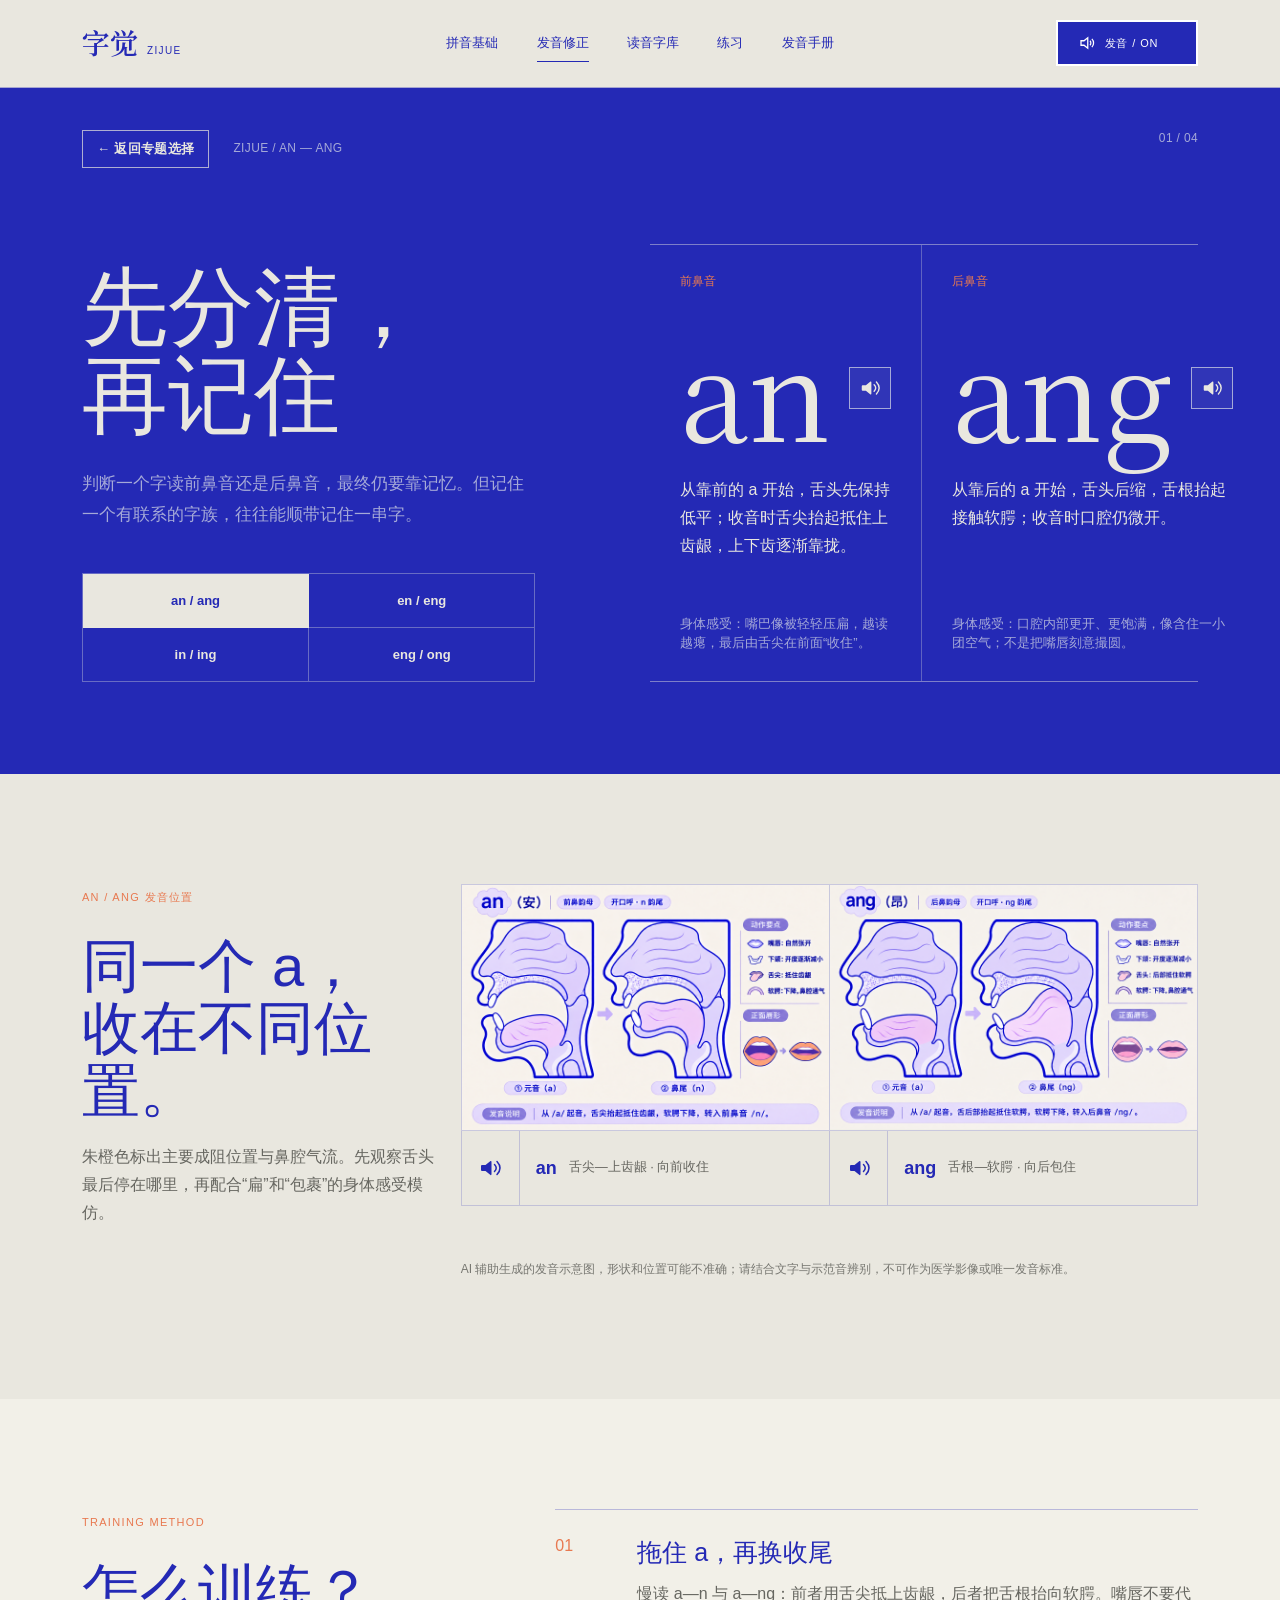
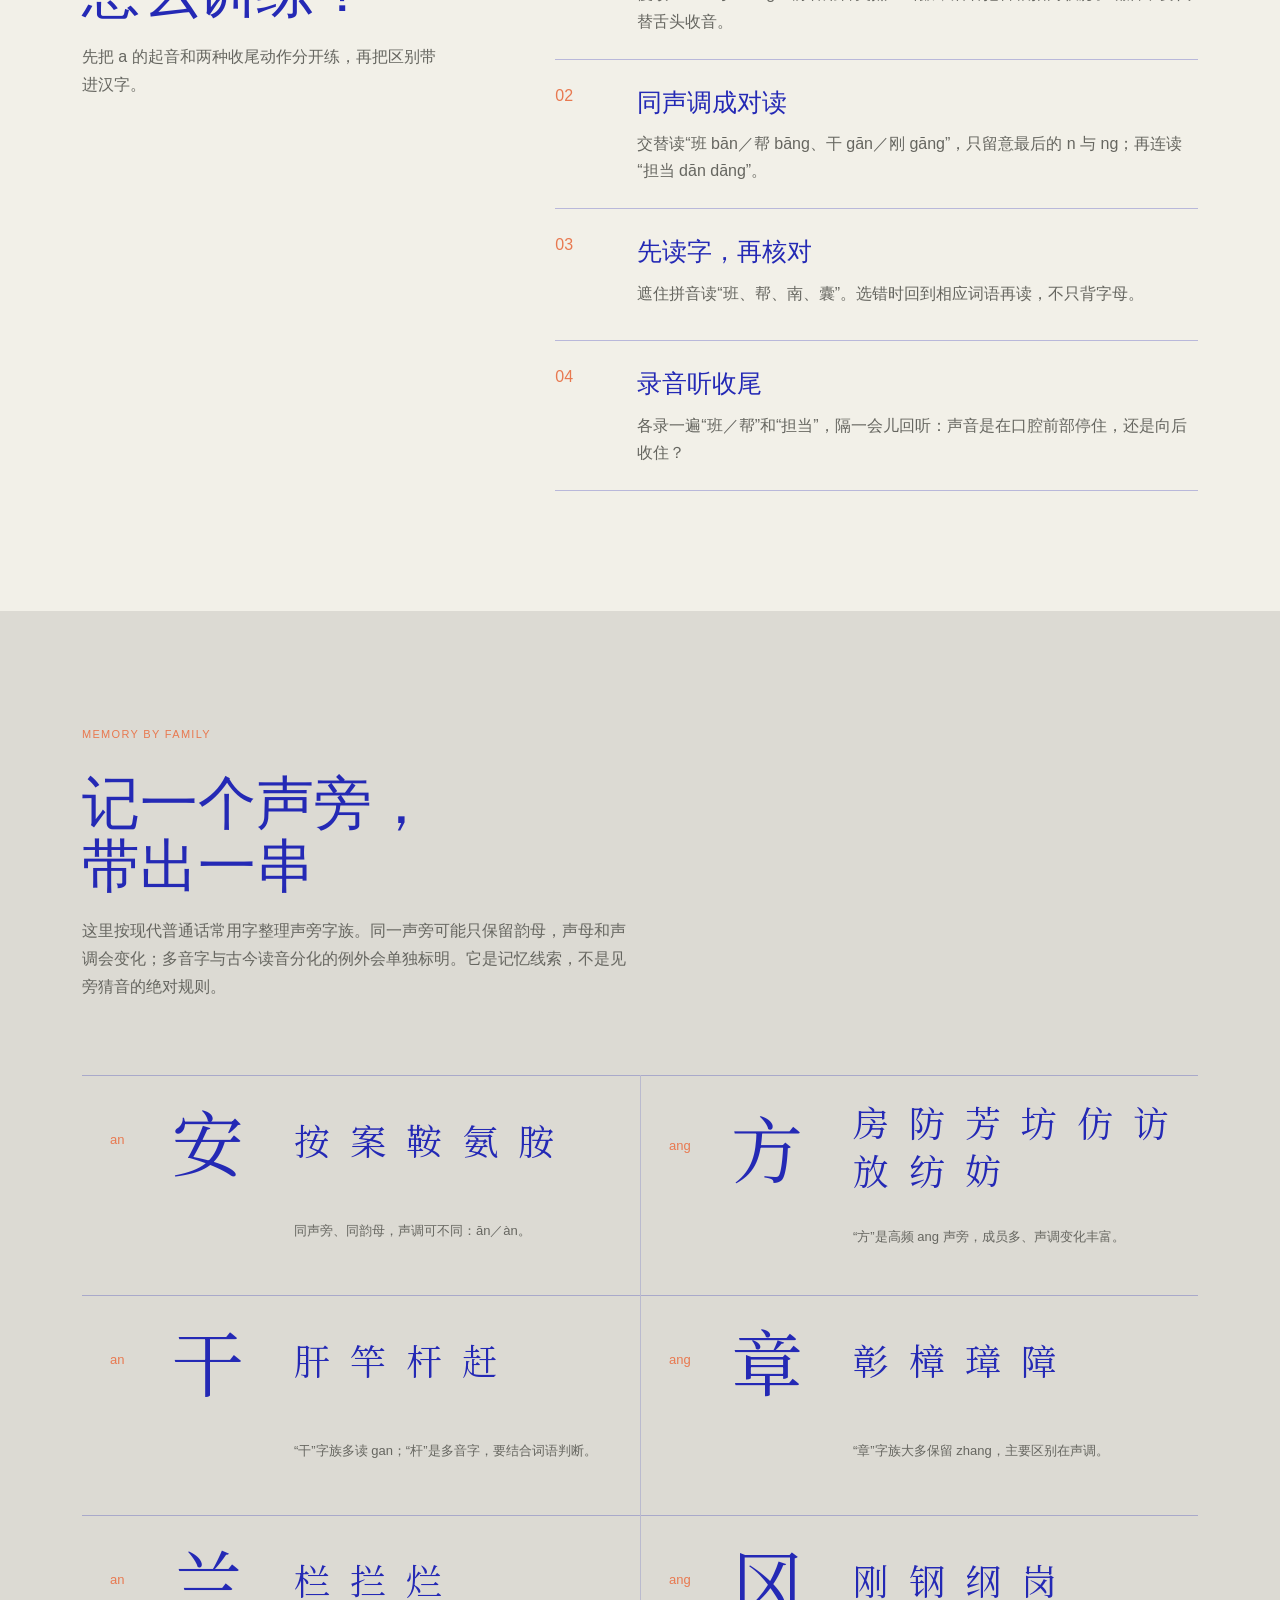
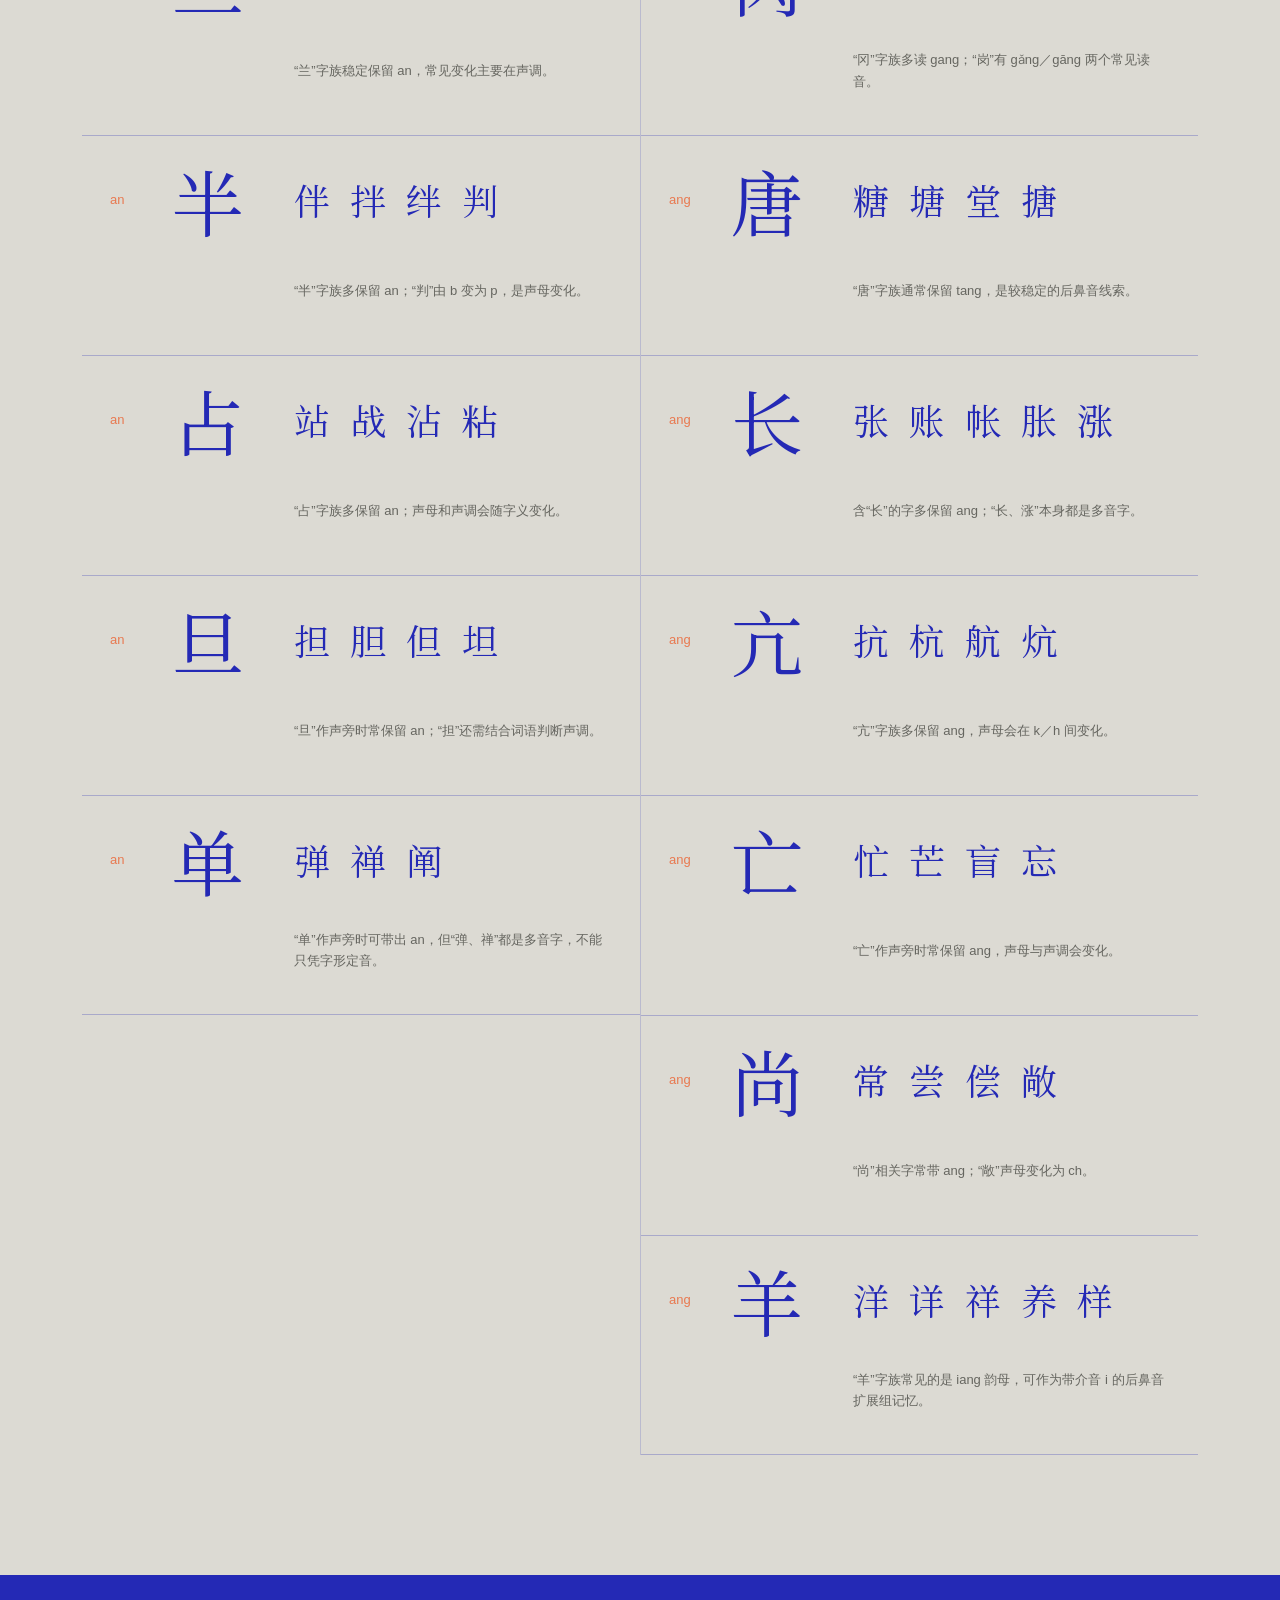
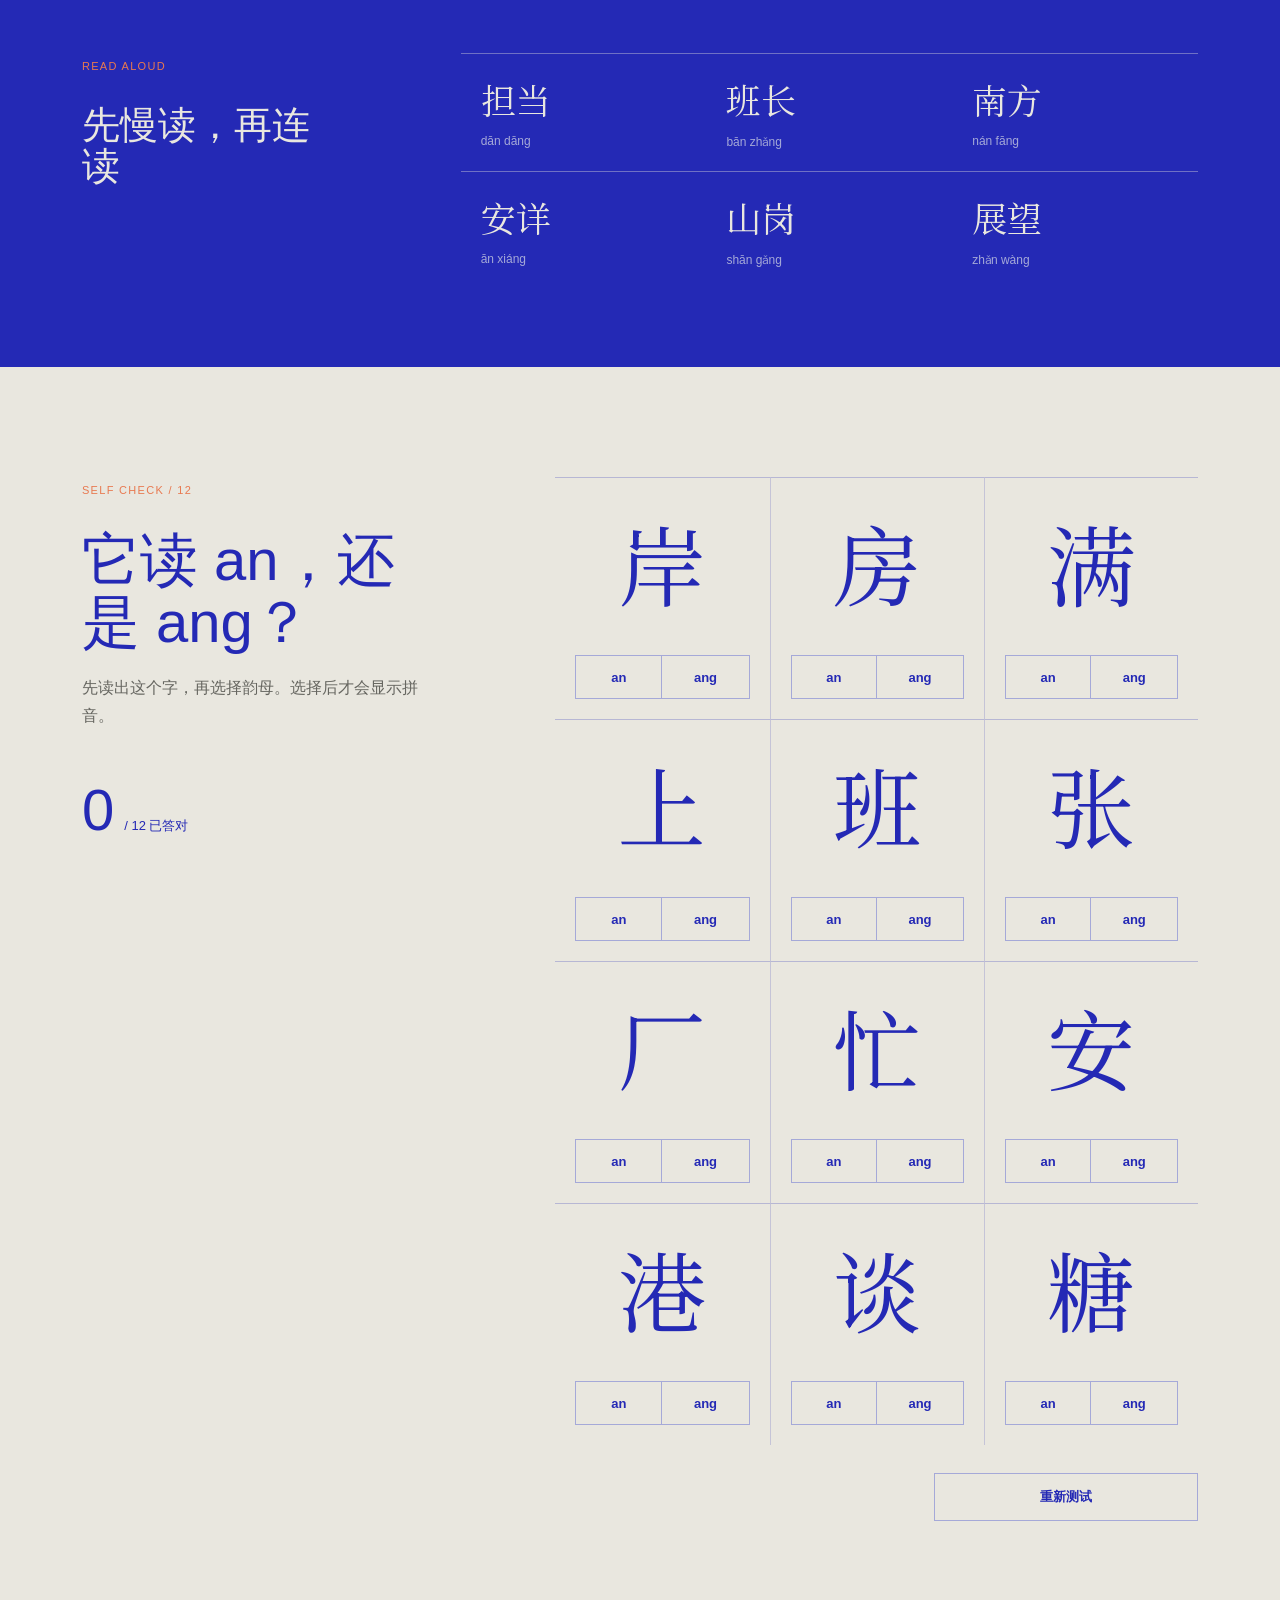
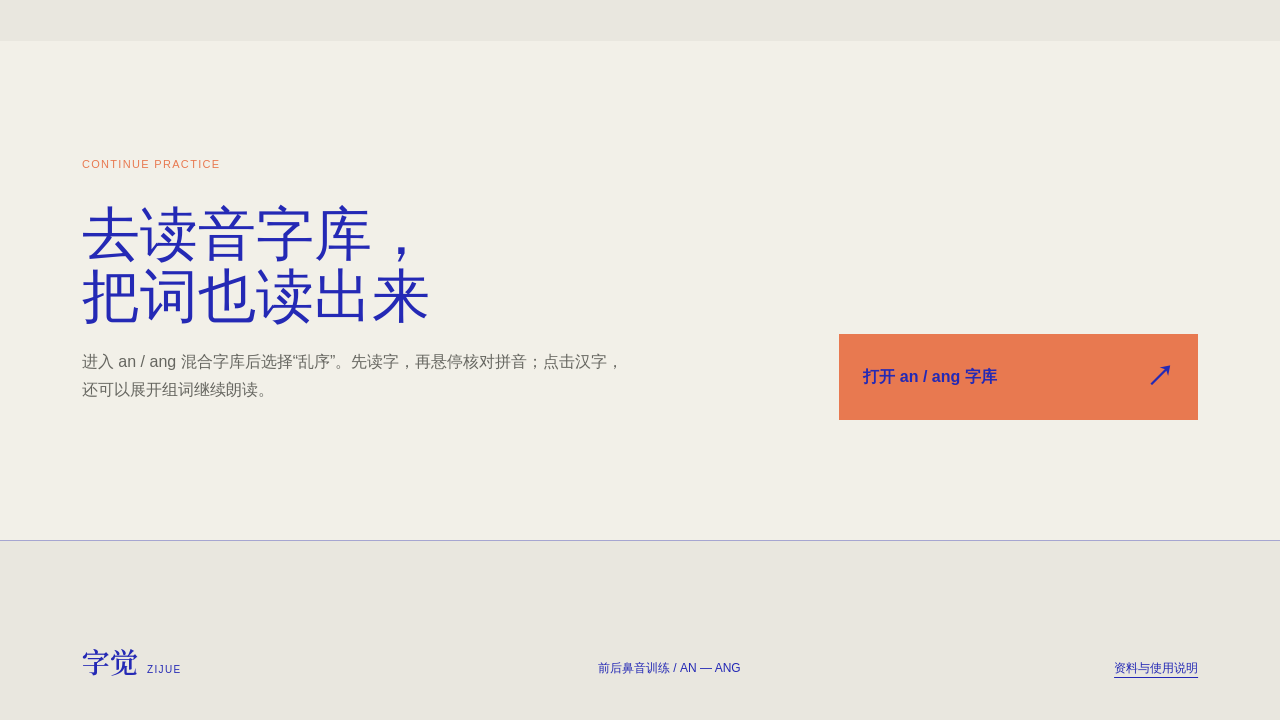
<file: nasal-an-ang.html>
<!doctype html>
<html lang="zh-CN">
<head>
  <meta charset="utf-8"><meta name="viewport" content="width=device-width,initial-scale=1">
  <meta name="theme-color" content="#2429B5">
  <meta name="description" content="通过收音位置、字族记忆与辨音测试，练习普通话 an 和 ang。">
  <title>an / ang 前后鼻音训练｜字觉 ZIJUE</title>
  <link rel="stylesheet" href="styles.css?v=20261125-2"><link rel="stylesheet" href="mouth-cursor.css?v=20261124-11"><link rel="stylesheet" href="nasal-an-ang.css?v=20261125-2"><link rel="stylesheet" href="audio-player.css?v=20261124-5"><link rel="stylesheet" href="sound-settings.css?v=20261124-2">
</head>
<body data-page="an-ang">
  <a class="skip" href="#main">跳到主要内容</a>
  <header class="nav-shell"><a class="brand" href="index.html?from=site"><b>字觉</b><span>ZIJUE</span></a><nav aria-label="主要导航"><a href="basics.html">拼音基础</a><a aria-current="page" href="correction.html">发音修正</a><a href="characters.html">读音字库</a><a href="practice.html">练习</a><a href="notes.html">发音手册</a></nav><span class="nav-index">NASAL FINALS / 01</span></header>
  <main id="main">
    <section class="nasal-hero frame-grid">
      <div class="meta-row"><div class="hero-meta-left"><a class="topic-back" href="correction.html#topics">← 返回专题选择</a><span>ZIJUE / AN — ANG</span></div><span>01 / 04</span></div>
      <div class="hero-copy"><h1>先分清，<br>再记住</h1><p>判断一个字读前鼻音还是后鼻音，最终仍要靠记忆。但记住一个有联系的字族，往往能顺带记住一串字。</p><div class="nasal-switcher" role="tablist" aria-label="选择前后鼻音训练组"><button class="active" role="tab" aria-selected="true" data-pair="an-ang">an / ang</button><button role="tab" aria-selected="false" data-pair="en-eng">en / eng</button><button role="tab" aria-selected="false" data-pair="in-ing">in / ing</button><button role="tab" aria-selected="false" data-pair="eng-ong">eng / ong</button></div></div>
      <div class="sound-contrast" aria-label="an 和 ang 的发音区别">
        <article><span data-left-kind>前鼻音</span><div class="sound-heading"><strong data-left-sound>an</strong><button class="audio-trigger sound-card-audio" type="button" data-pair-audio="left" aria-pressed="false"></button></div><p data-left-copy>从靠前的 a 开始，舌尖抬起抵住上齿龈，上下齿逐渐靠拢，把声音收在口腔前部。</p><i data-left-feel>身体感受：嘴巴像被轻轻压扁，越读越瘪，最后由舌尖在前面“收住”。</i></article>
        <article><span data-right-kind>后鼻音</span><div class="sound-heading"><strong data-right-sound>ang</strong><button class="audio-trigger sound-card-audio" type="button" data-pair-audio="right" aria-pressed="false"></button></div><p data-right-copy>从靠后的 a 开始，舌头后缩，舌根抬起接触软腭；收音时口腔仍微开，声音落在口腔后部。</p><i data-right-feel>身体感受：口腔内部更开、更饱满，像含住一小团空气，声音有向后包裹的感觉；不是把嘴唇刻意撮圆。</i></article>
      </div>
    </section>

    <section class="articulation frame-grid" aria-labelledby="articulation-title">
      <div class="articulation-copy"><span data-articulation-label>AN / ANG 发音位置</span><h2 id="articulation-title" data-articulation-title>同一个 a，<br>收在不同位置</h2><p data-articulation-copy>朱橙色标出主要成阻位置与鼻腔气流。先观察舌头最后停在哪里，再配合“扁”和“包裹”的身体感受模仿。</p></div>
      <figure class="articulation-figure">
        <div class="articulation-images" aria-label="an 与 ang 发音图解对比">
          <img data-articulation-left src="assets/pronunciation/Y07_01_an.png?v=20261124-3" alt="an 前鼻韵母发音图解">
          <img data-articulation-right src="assets/pronunciation/Y10_01_ang.png?v=20261124-3" alt="ang 后鼻韵母发音图解">
        </div>
        <div class="speech-motion" aria-label="悬停观察两个鼻韵母从起音到收音的口腔动作">
          <article class="motion-card motion-front" tabindex="0"><strong data-motion-left>an</strong><svg viewBox="0 0 520 390" role="img" aria-label="前鼻音由低平舌位过渡到舌尖抵住上齿龈"><path class="head-outline" d="M411 350c45-50 68-132 47-211C435 50 331 21 216 35 151 43 108 69 94 111l-47 74c-8 13-1 24 19 28l25 4c-20 10-24 22-7 31-15 10-11 23 8 30-4 35 27 63 72 72Z"/><path class="nasal-cavity" d="M79 180c70-81 214-112 323-35-68-28-176-20-270 51"/><path class="palate" d="M108 210c79-51 191-47 277 13 15 11 28 24 38 38"/><path class="teeth" d="M101 216v31m19-35v34m20-38v34"/><path class="tongue tongue-start" d="M108 283c67 7 155 5 239-8 29-4 47 2 58 18-68 35-209 48-297-10Z"/><path class="tongue tongue-end" d="M108 282c45-1 61-36 71-79 58 50 142 65 226 88-72 39-207 48-297-9Z"/><circle class="contact" cx="176" cy="203" r="10"/><path class="airflow" d="M413 271c-23-67-37-131-92-164"/></svg><div class="lip-view" aria-hidden="true"><span></span></div><p>悬停：舌头由低平位置向前抬起</p></article>
          <article class="motion-card motion-back" tabindex="0"><strong data-motion-right>ang</strong><svg viewBox="0 0 520 390" role="img" aria-label="后鼻音由低平舌位过渡到舌根抬起接触软腭"><path class="head-outline" d="M411 350c45-50 68-132 47-211C435 50 331 21 216 35 151 43 108 69 94 111l-47 74c-8 13-1 24 19 28l25 4c-20 10-24 22-7 31-15 10-11 23 8 30-4 35 27 63 72 72Z"/><path class="nasal-cavity" d="M79 180c70-81 214-112 323-35-68-28-176-20-270 51"/><path class="palate" d="M108 210c79-51 191-47 277 13 15 11 28 24 38 38"/><path class="teeth" d="M101 216v31m19-35v34m20-38v34"/><path class="tongue tongue-start" d="M108 283c67 7 155 5 239-8 29-4 47 2 58 18-68 35-209 48-297-10Z"/><path class="tongue tongue-end" d="M108 289c78 14 181 7 228-81 27-50 50-31 69 21-8 86-190 112-297 60Z"/><circle class="contact" cx="367" cy="217" r="12"/><path class="airflow" d="M413 271c-23-67-37-131-92-164"/></svg><div class="lip-view" aria-hidden="true"><span></span></div><p>悬停：舌头后缩，舌根向软腭抬起</p></article>
        </div>
        <figcaption><span><button class="audio-trigger caption-audio-trigger" type="button" data-pair-audio="left" aria-pressed="false"></button><b data-caption-left>an</b><i data-caption-left-copy>舌尖—上齿龈 · 向前收住</i></span><span><button class="audio-trigger caption-audio-trigger" type="button" data-pair-audio="right" aria-pressed="false"></button><b data-caption-right>ang</b><i data-caption-right-copy>舌根—软腭 · 向后包住</i></span></figcaption>
      </figure>
      <p class="articulation-note">AI 辅助生成的发音示意图，形状和位置可能不准确；请结合文字与示范音辨别，不可作为医学影像或唯一发音标准。</p>
    </section>

    <section class="method frame-grid">
      <div class="section-heading"><span>TRAINING METHOD</span><h2>怎么训练？</h2><p>先让身体记住两个收音动作，再练字。不要一开始就背一整页字表。</p></div>
      <ol class="method-steps">
        <li><span>01</span><div><h3>拉长韵腹</h3><p>先分别慢读 a—n、a—ng，确认结尾动作发生在舌尖还是舌根。</p></div></li>
        <li><span>02</span><div><h3>成对朗读</h3><p>读“安／昂、班／帮、南／囊”，每次只关注最后的收音位置。</p></div></li>
        <li><span>03</span><div><h3>藏起拼音</h3><p>看到汉字先读，再揭晓答案。读错的字不要孤立抄写，把它放回词语里重复。</p></div></li>
        <li><span>04</span><div><h3>录音回听</h3><p>录下两组词，间隔几分钟再听。这里只做自主比较，不使用语音识别判断正误。</p></div></li>
      </ol>
    </section>

    <section class="memory frame-grid">
      <div class="section-heading"><span>MEMORY BY FAMILY</span><h2>记一个声旁，<br>带出一串</h2><p>这里按现代普通话常用字整理声旁字族。同一声旁可能只保留韵母，声母和声调会变化；多音字与古今读音分化的例外会单独标明。它是记忆线索，不是见旁猜音的绝对规则。</p></div>
      <div class="family-list">
        <article><span>an</span><strong>安</strong><div><b>按</b><b>案</b><b>鞍</b></div><p>先记住“安”是前鼻音，再把外形和读音相近的字连成一组。</p></article>
        <article><span>ang</span><strong>方</strong><div><b>房</b><b>防</b><b>访</b><b>放</b></div><p>“方”这一组常带 ang，看到熟悉的声旁时，先唤起后鼻音线索。</p></article>
        <article><span>ang</span><strong>章</strong><div><b>彰</b><b>樟</b><b>障</b></div><p>字形变化了，声旁仍能帮助你把读音关联起来。</p></article>
      </div>
    </section>

    <section class="reading-strip" aria-label="an ang 对比词组">
      <div class="frame-grid"><div class="reading-title"><span>READ ALOUD</span><h2>先慢读，再连读</h2></div><div class="phrase-list"><span>担当<small>dān dāng</small></span><span>班长<small>bān zhǎng</small></span><span>南方<small>nán fāng</small></span><span>安详<small>ān xiáng</small></span><span>山岗<small>shān gǎng</small></span><span>展望<small>zhǎn wàng</small></span></div></div>
    </section>

    <section class="nasal-test frame-grid" id="test">
      <div class="test-head"><span>SELF CHECK / 12</span><h2>它读 an，还是 ang？</h2><p>先读出这个字，再选择韵母。选择后才会显示拼音。</p><div class="test-score" aria-live="polite"><strong data-score>0</strong><span>/ 12 已答对</span></div></div>
      <div class="question-grid">
        <article data-answer="an" data-pinyin="ān"><strong>安</strong><small></small><div><button>an</button><button>ang</button></div></article>
        <article data-answer="ang" data-pinyin="fāng"><strong>方</strong><small></small><div><button>an</button><button>ang</button></div></article>
        <article data-answer="an" data-pinyin="shān"><strong>山</strong><small></small><div><button>an</button><button>ang</button></div></article>
        <article data-answer="ang" data-pinyin="guāng"><strong>光</strong><small></small><div><button>an</button><button>ang</button></div></article>
        <article data-answer="an" data-pinyin="bān"><strong>班</strong><small></small><div><button>an</button><button>ang</button></div></article>
        <article data-answer="ang" data-pinyin="máng"><strong>忙</strong><small></small><div><button>an</button><button>ang</button></div></article>
        <article data-answer="an" data-pinyin="nán"><strong>南</strong><small></small><div><button>an</button><button>ang</button></div></article>
        <article data-answer="ang" data-pinyin="zhāng"><strong>张</strong><small></small><div><button>an</button><button>ang</button></div></article>
        <article data-answer="an" data-pinyin="kàn"><strong>看</strong><small></small><div><button>an</button><button>ang</button></div></article>
        <article data-answer="ang" data-pinyin="shàng"><strong>上</strong><small></small><div><button>an</button><button>ang</button></div></article>
        <article data-answer="an" data-pinyin="zhàn"><strong>站</strong><small></small><div><button>an</button><button>ang</button></div></article>
        <article data-answer="ang" data-pinyin="fáng"><strong>房</strong><small></small><div><button>an</button><button>ang</button></div></article>
      </div>
      <button class="test-reset" type="button">重新测试</button>
    </section>

    <section class="library-cta frame-grid">
      <div><span>CONTINUE PRACTICE</span><h2>去读音字库，<br>把词也读出来</h2><p>进入 an / ang 混合字库后选择“乱序”。先读字，再悬停核对拼音；点击汉字，还可以展开组词继续朗读。</p></div>
      <a href="characters.html?groups=an,ang&amp;order=shuffle">打开 an / ang 字库 <span aria-hidden="true">↗</span></a>
    </section>
  </main>
  <footer><a class="brand" href="index.html?from=site"><b>字觉</b><span>ZIJUE</span></a><p>前后鼻音训练 / AN — ANG</p><p><a class="site-source-link" href="notes.html#sources">资料与使用说明</a></p></footer>
  <script src="nasal-an-ang.js?v=20261125-5"></script>
  <script src="sound-settings.js?v=20261124-1"></script>
  <script src="audio-player.js?v=20261124-5"></script>
  <script src="mouth-cursor.js?v=20261124-11"></script>
</body>
</html>
</file>
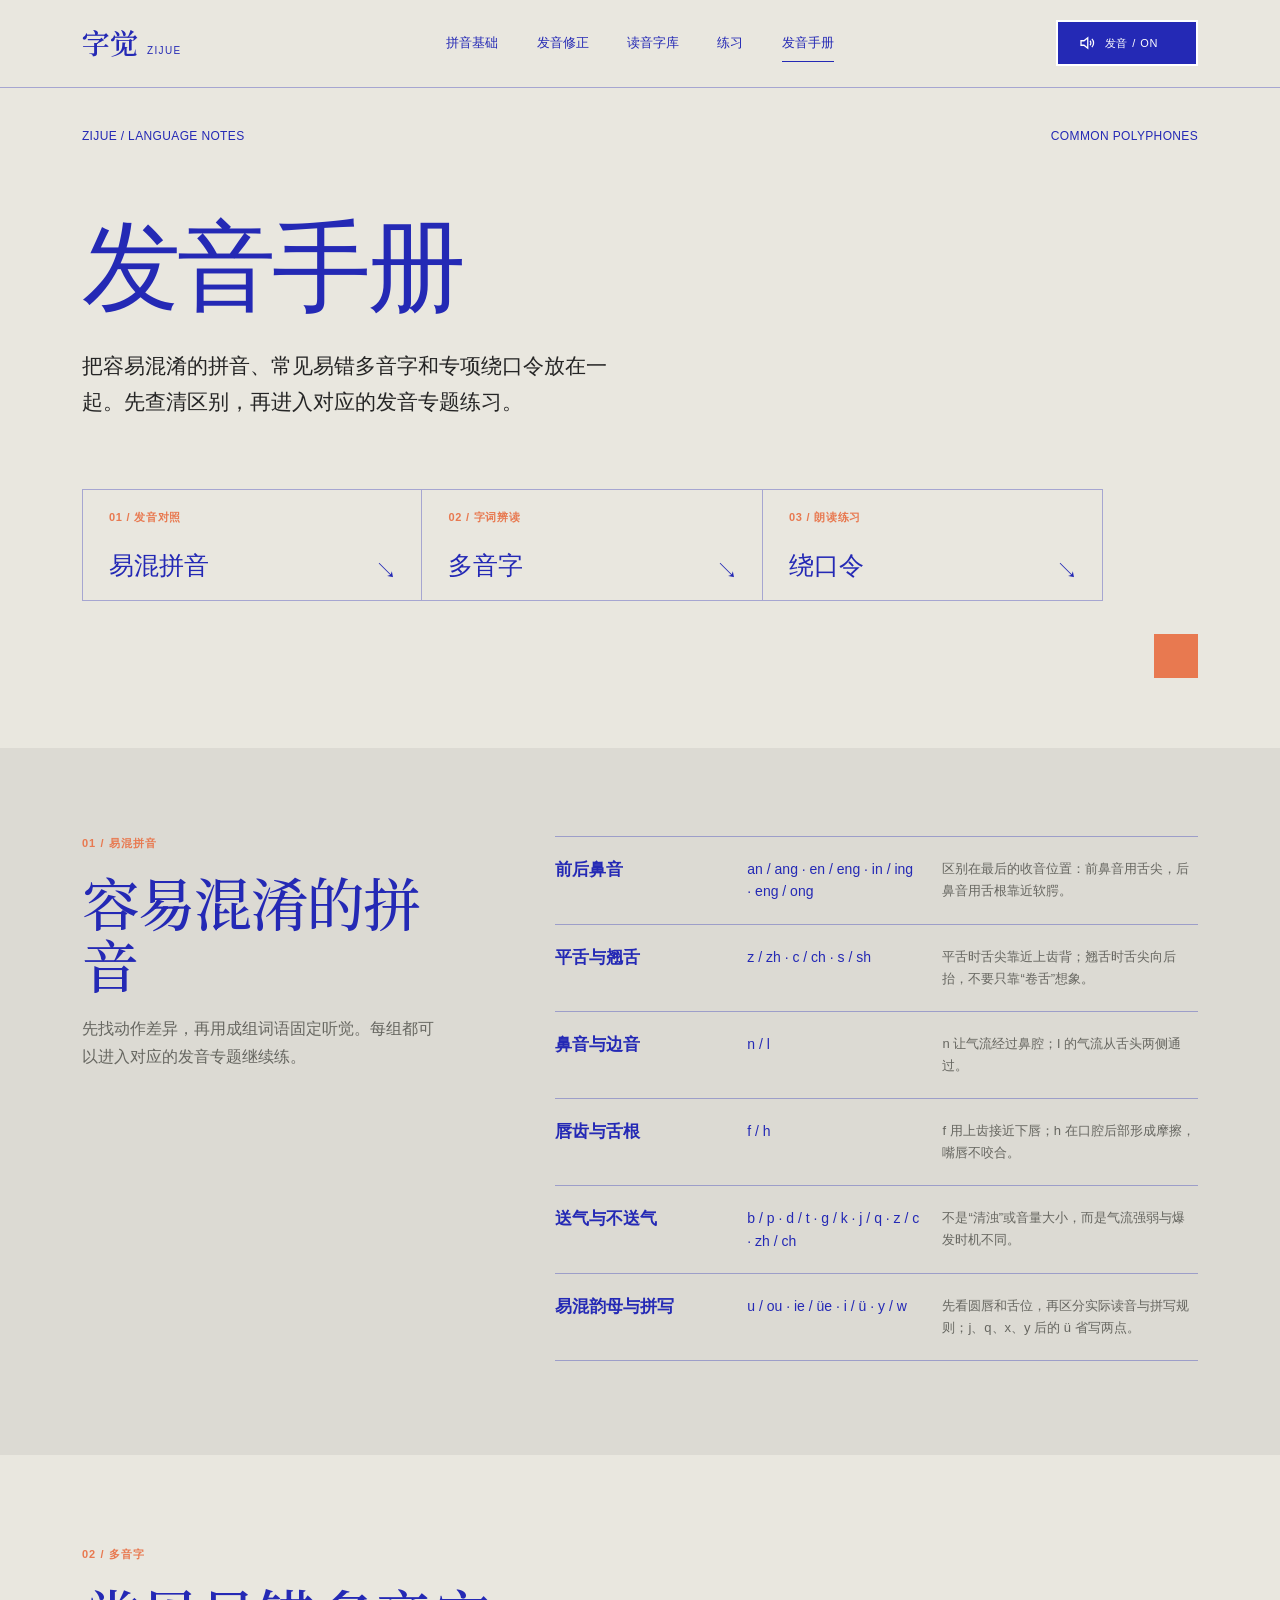
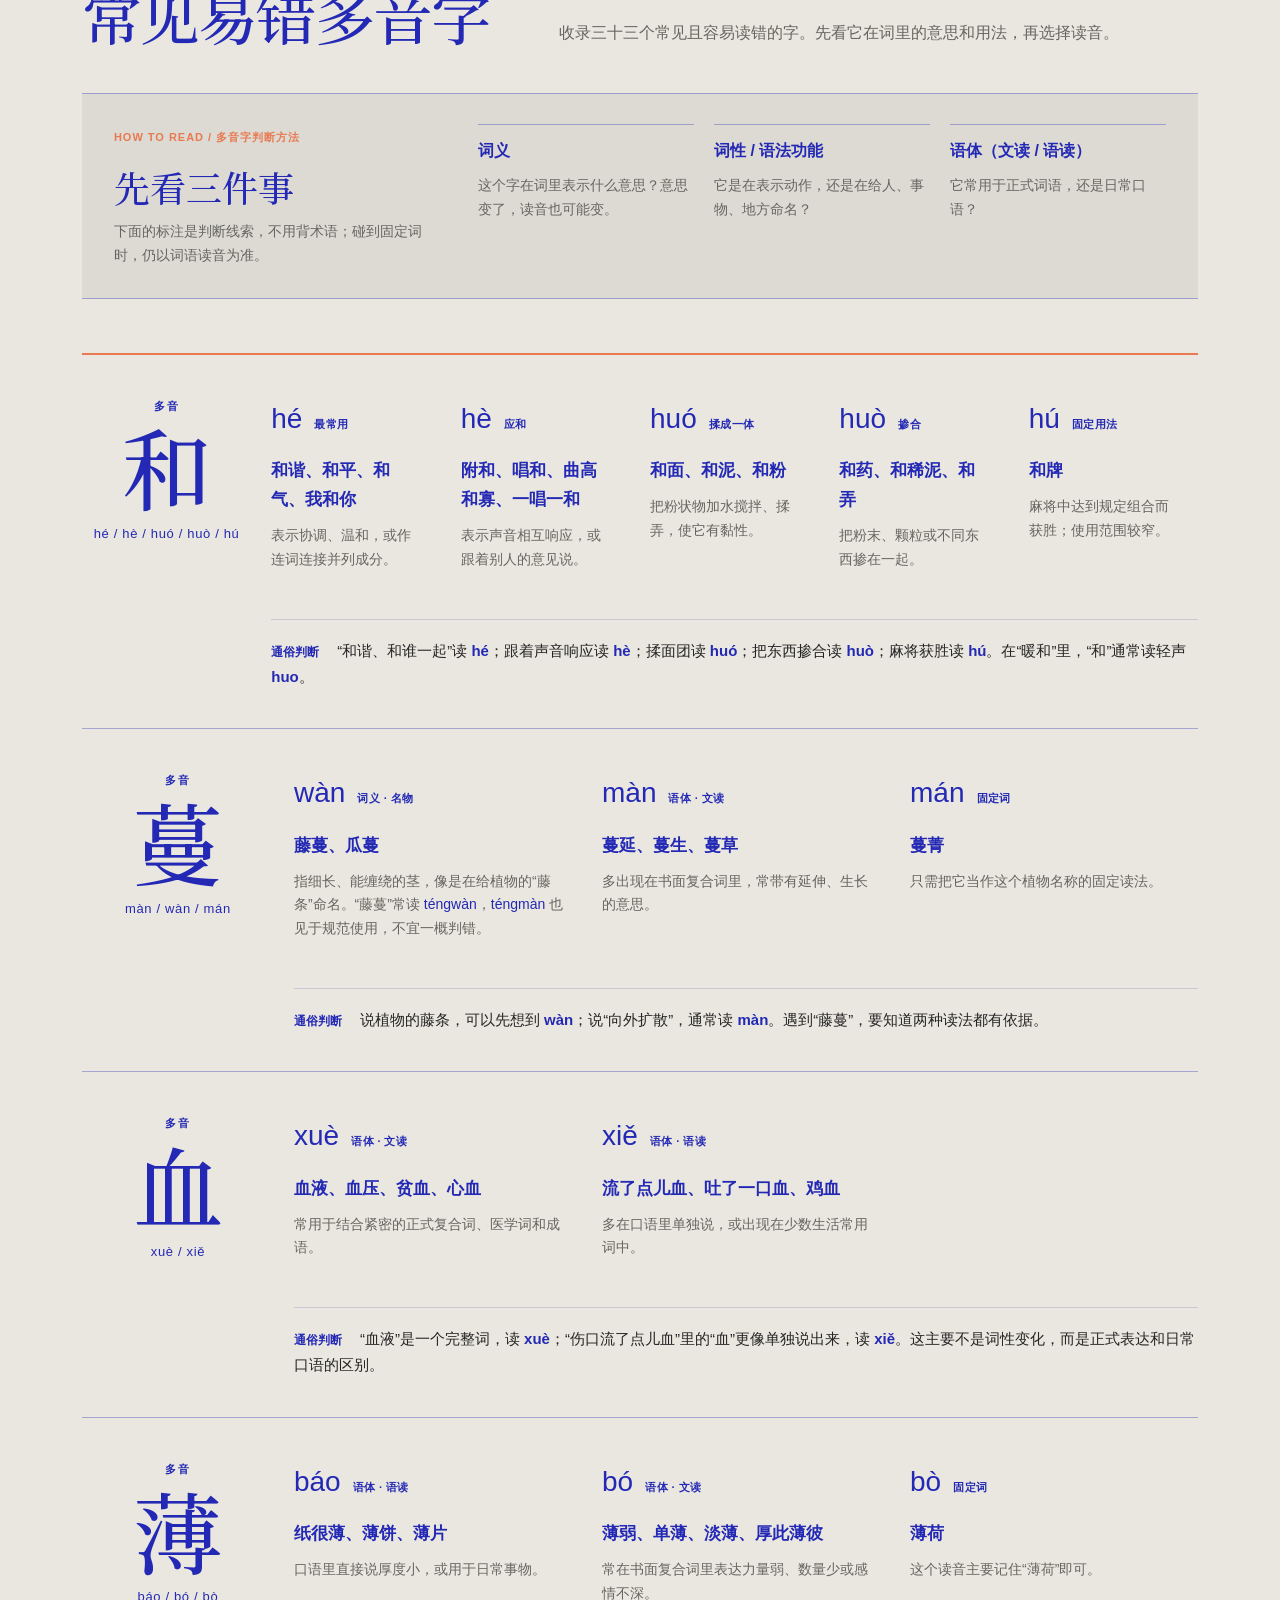
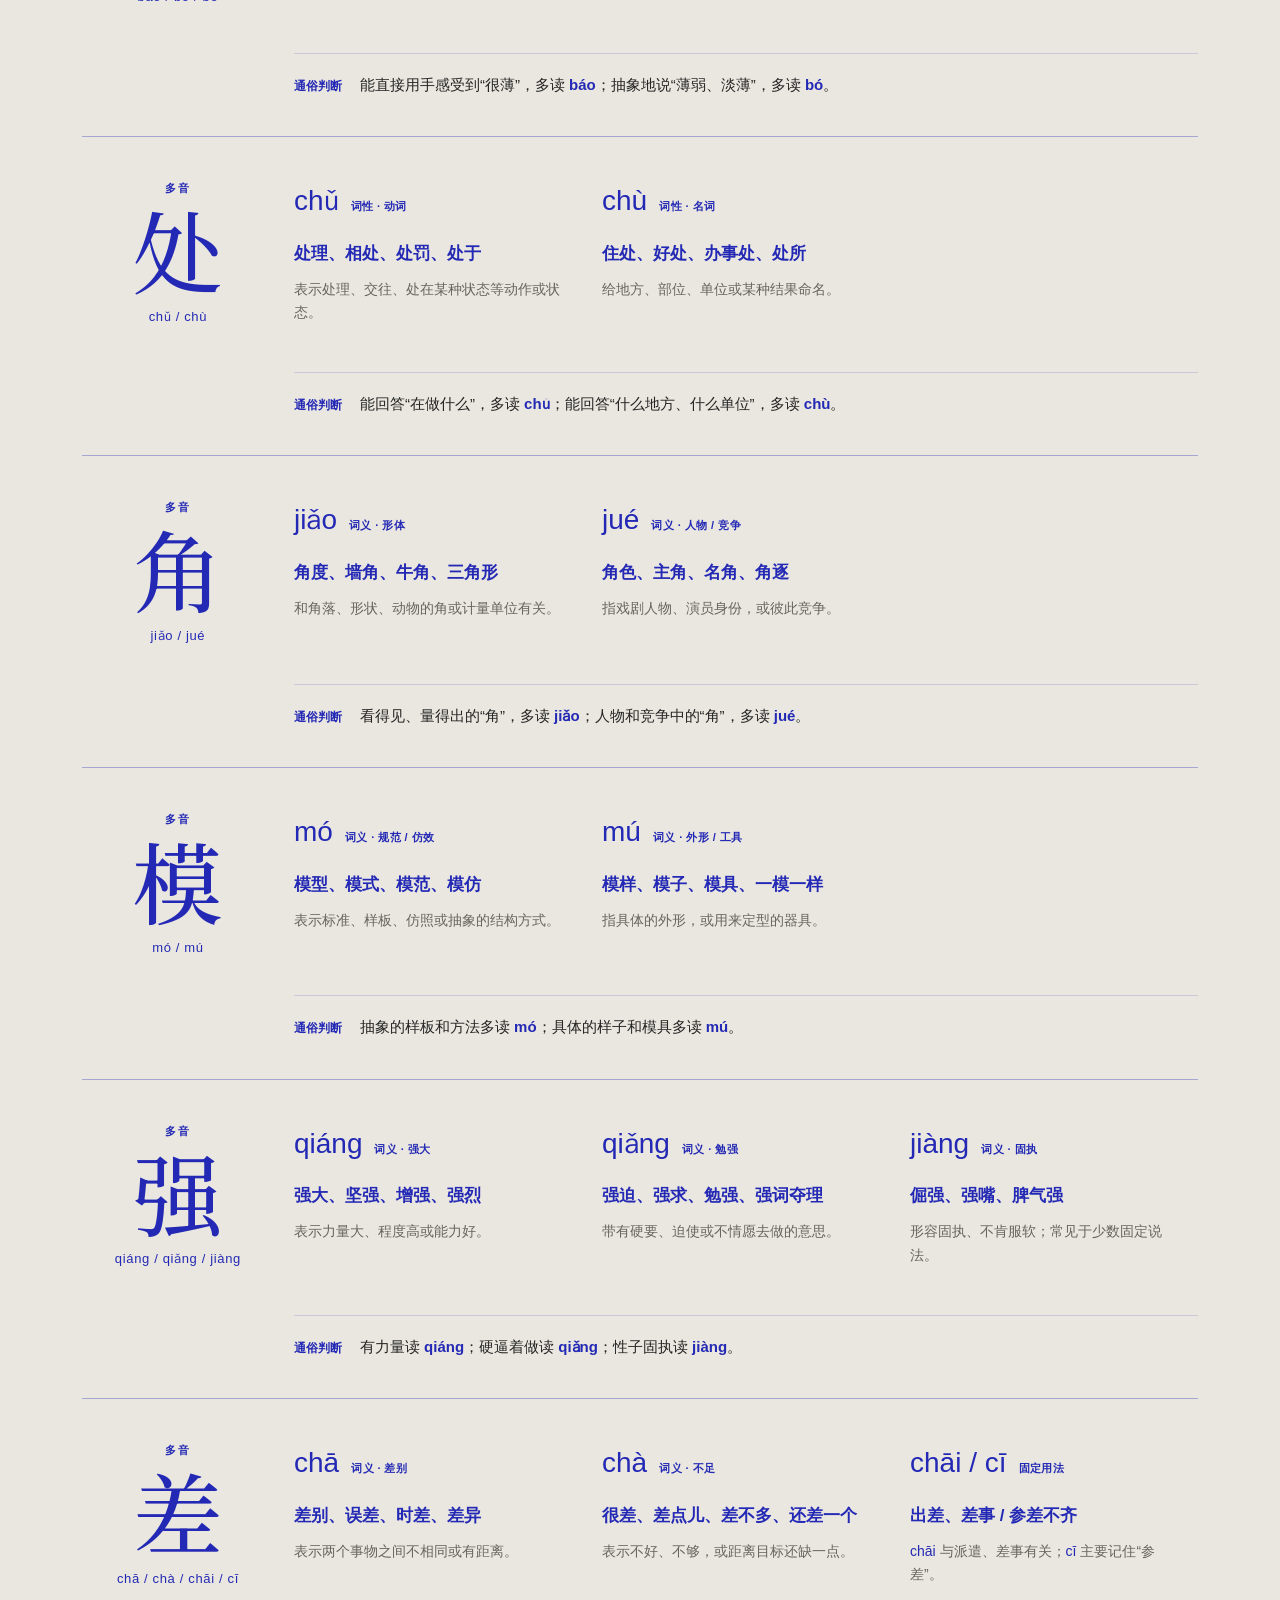
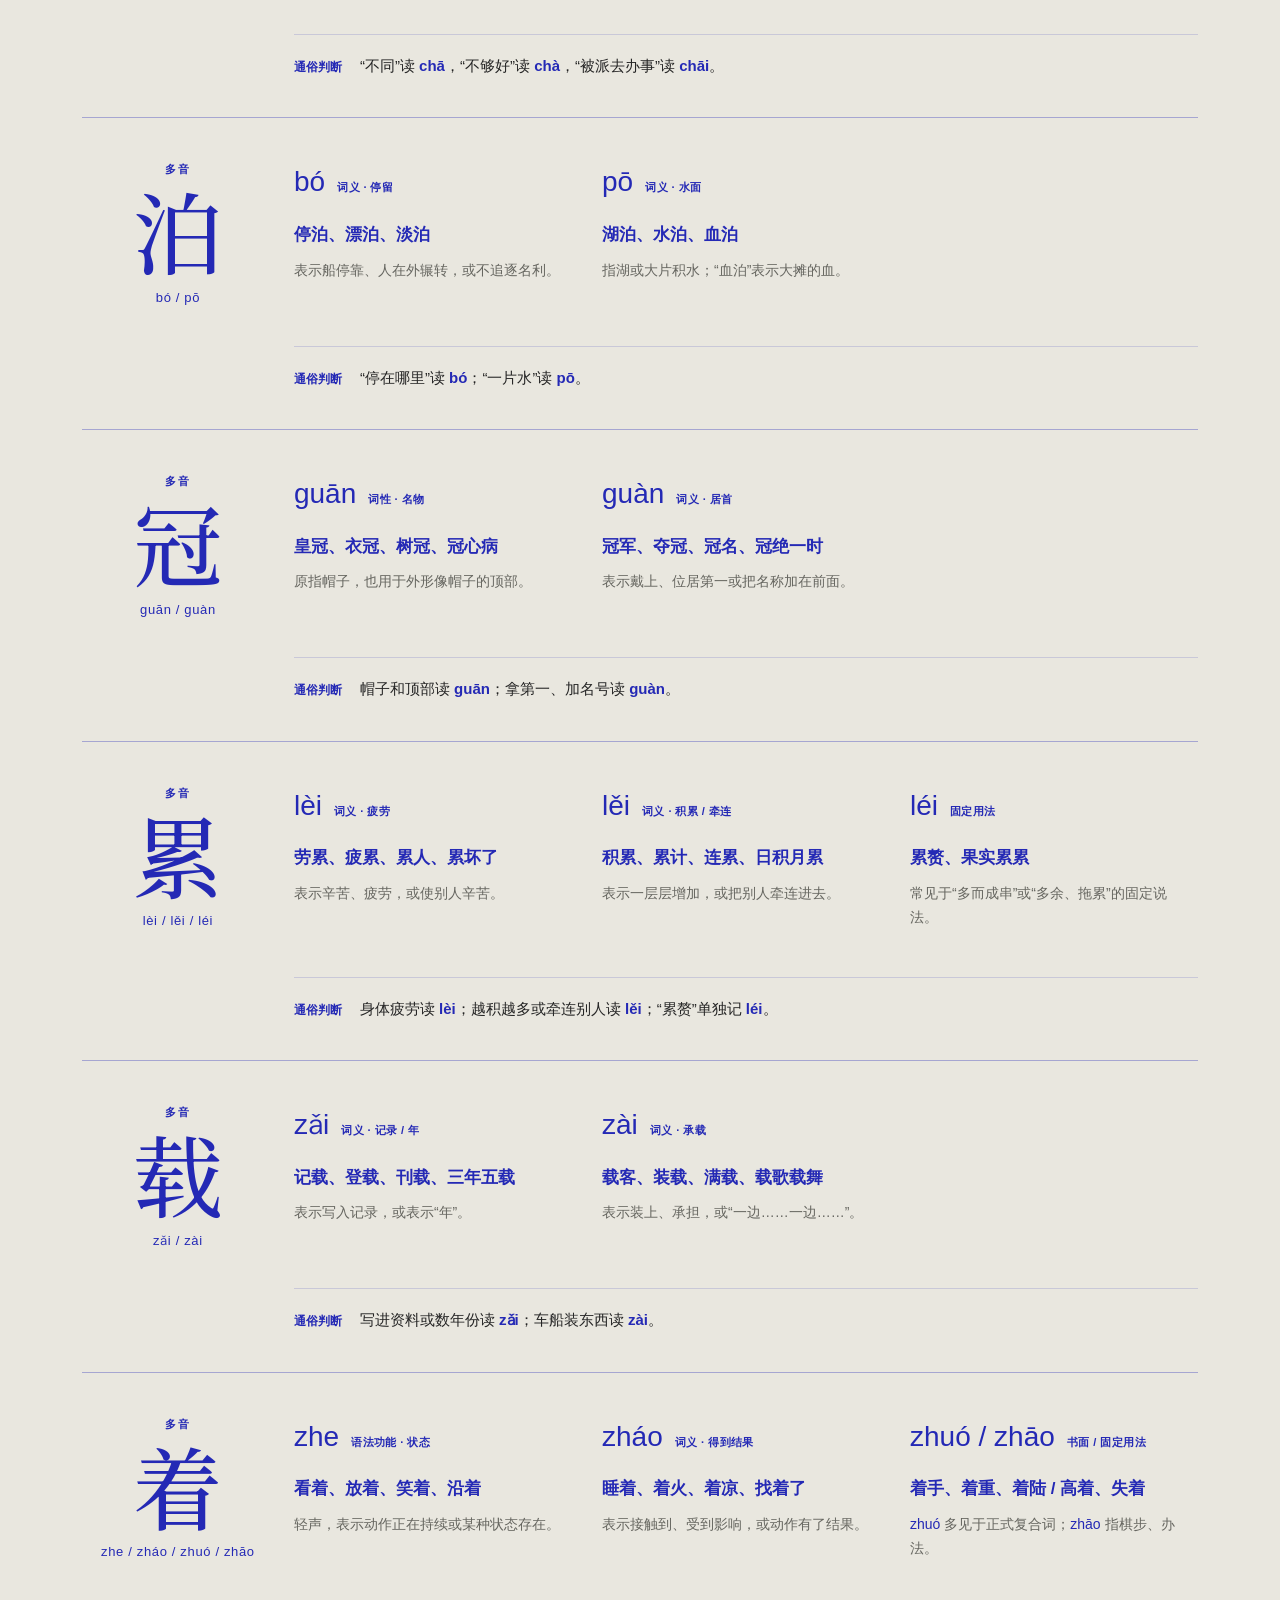
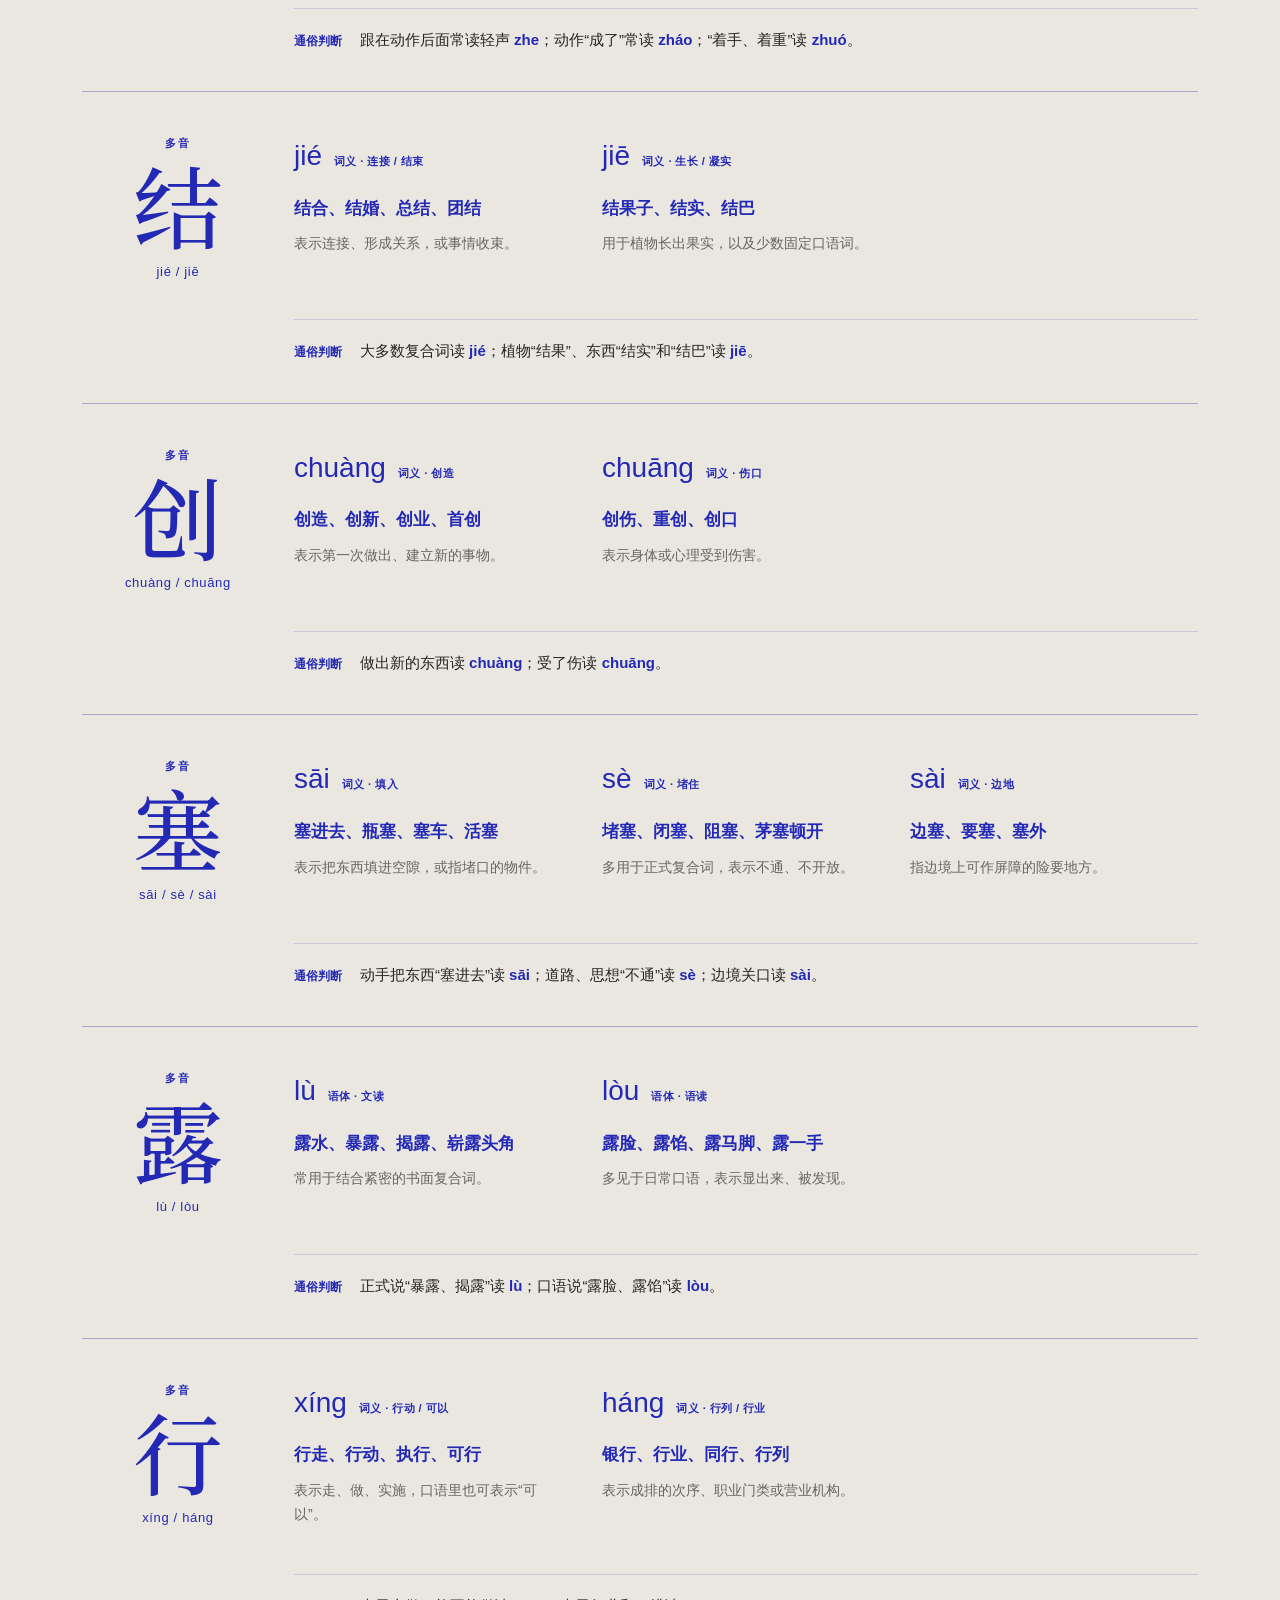
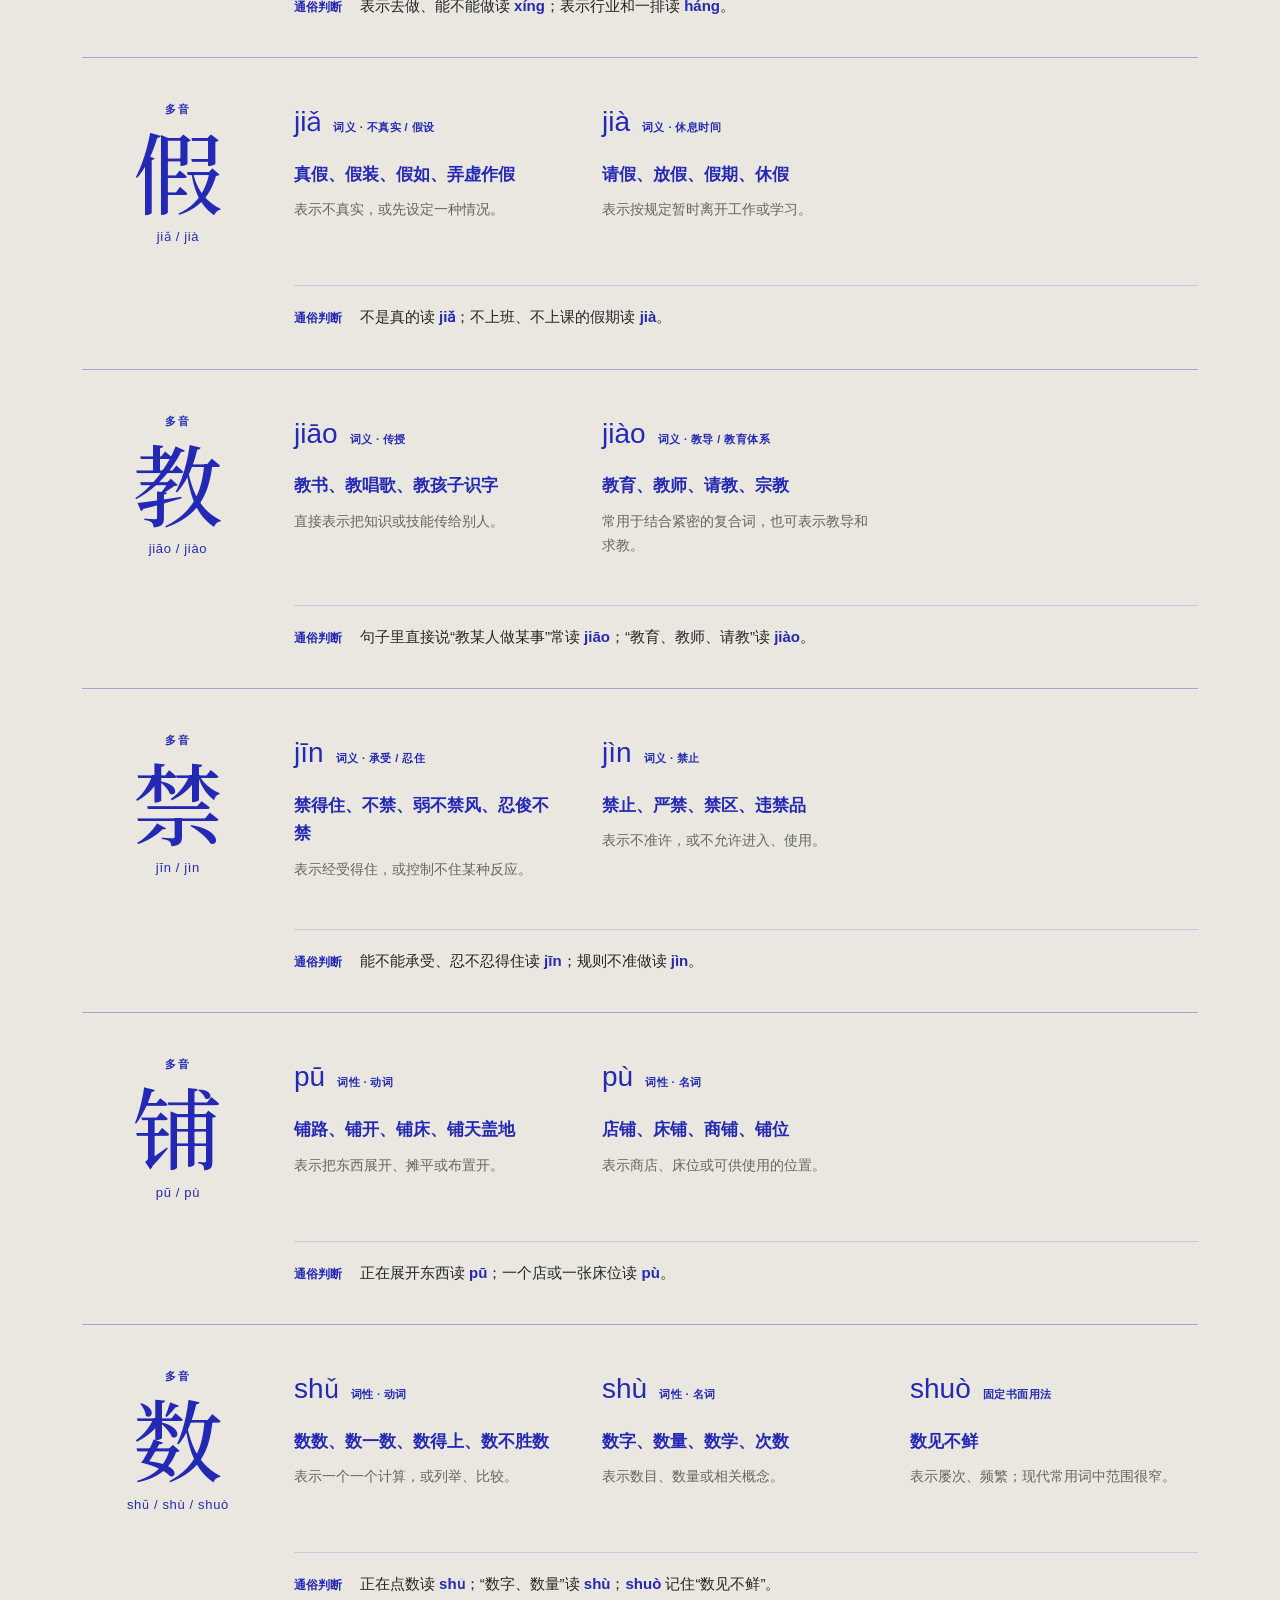
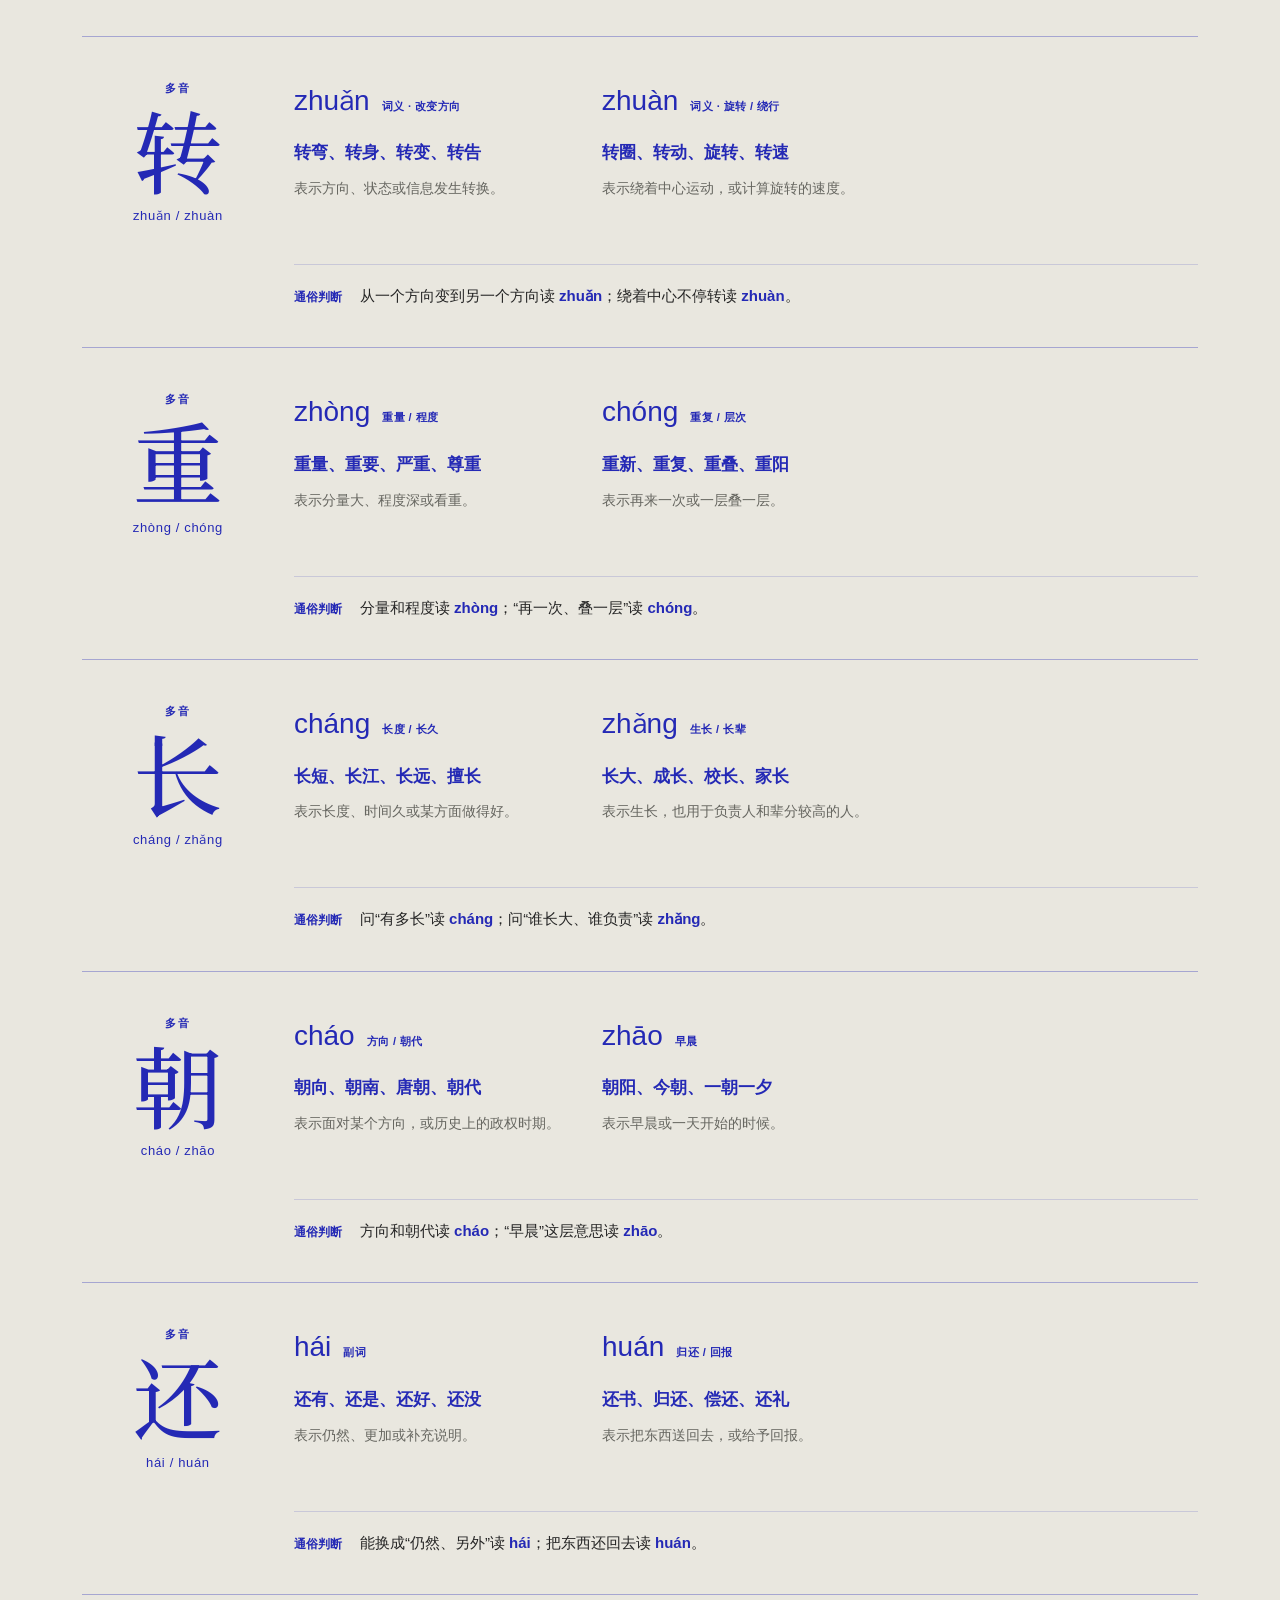
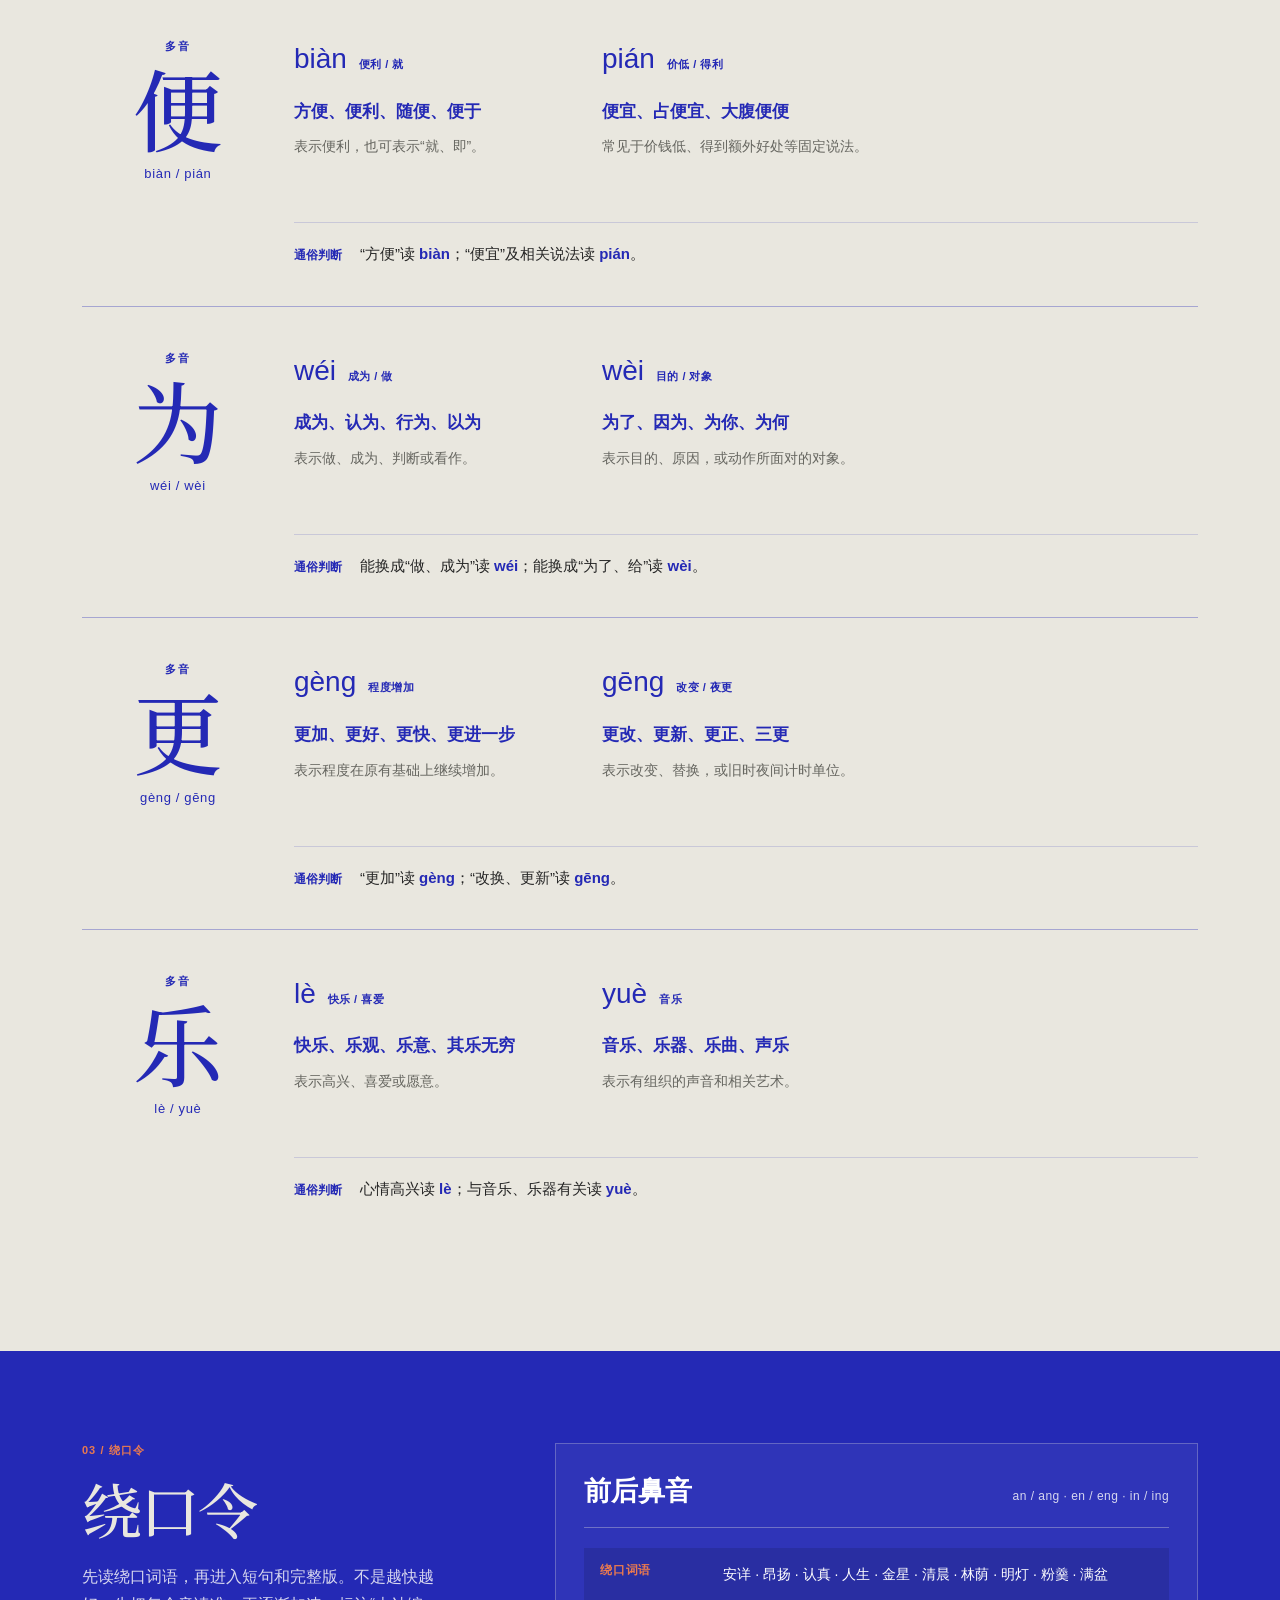
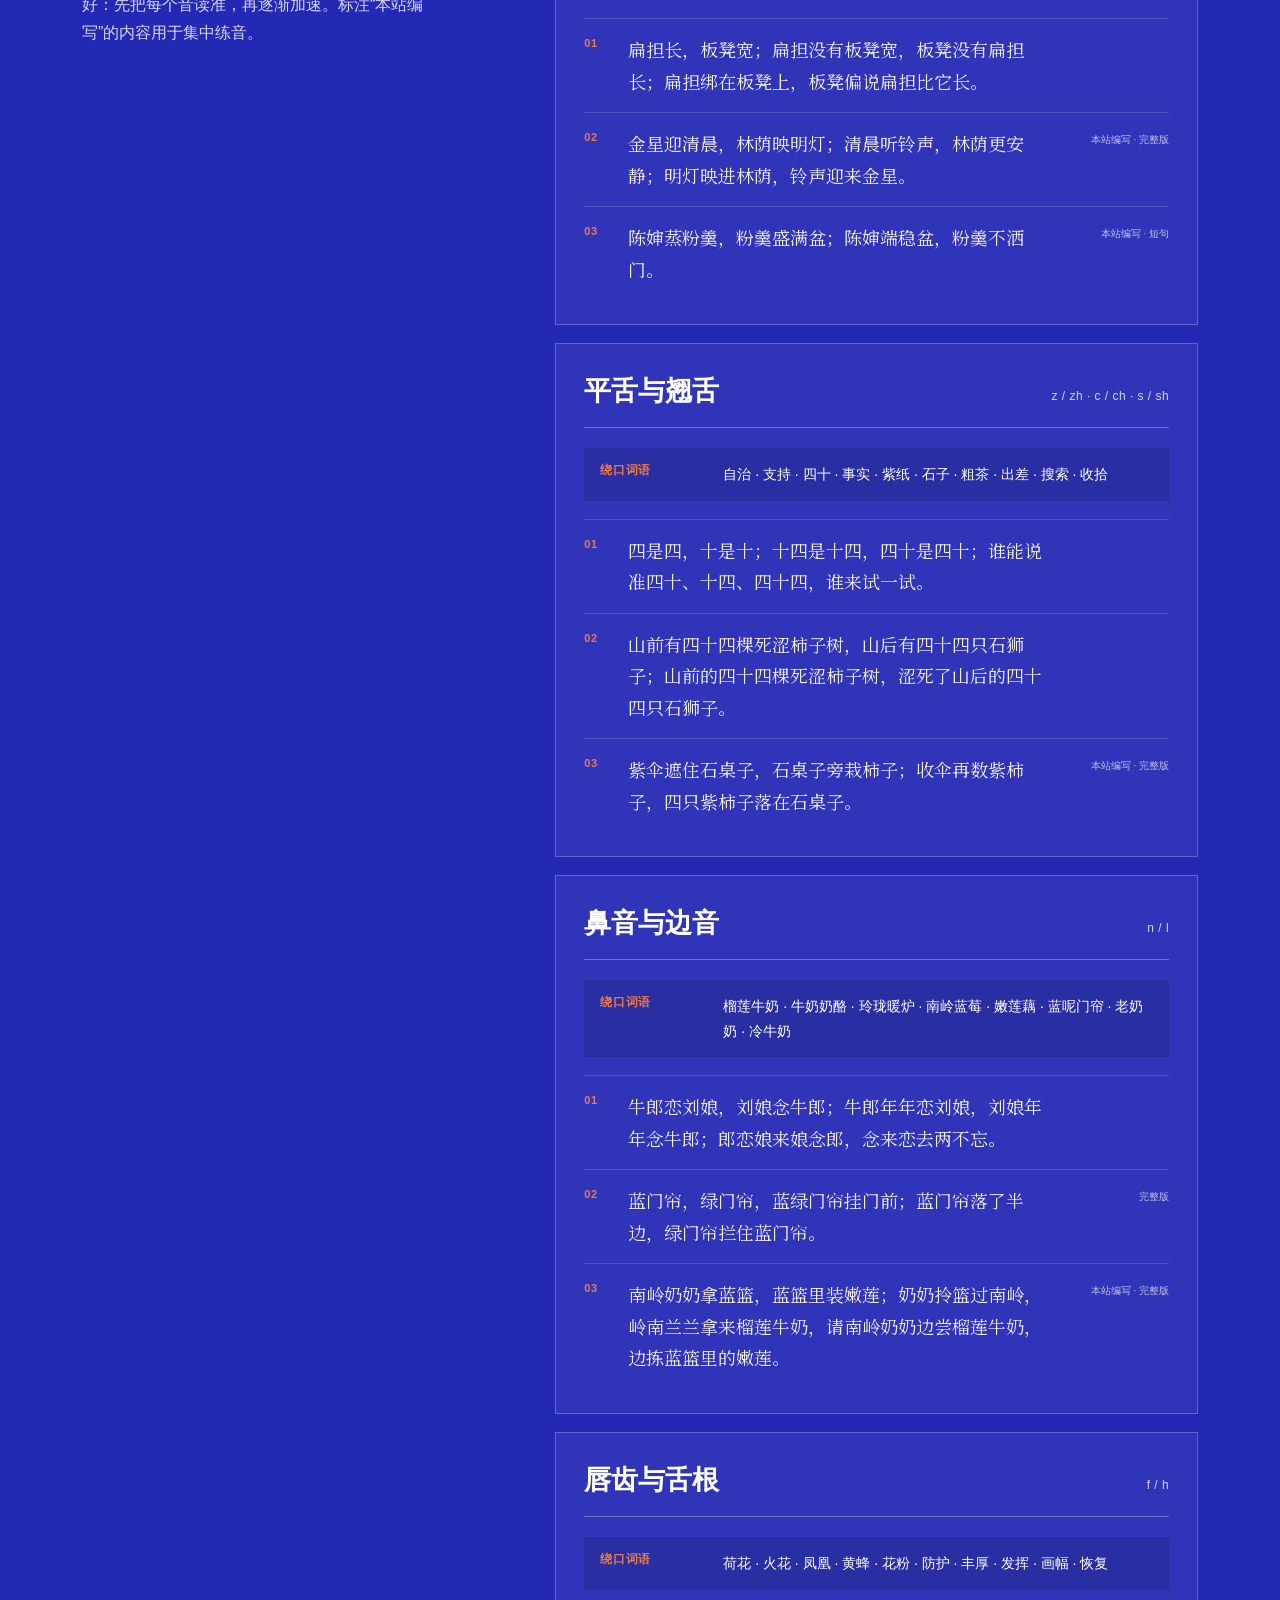
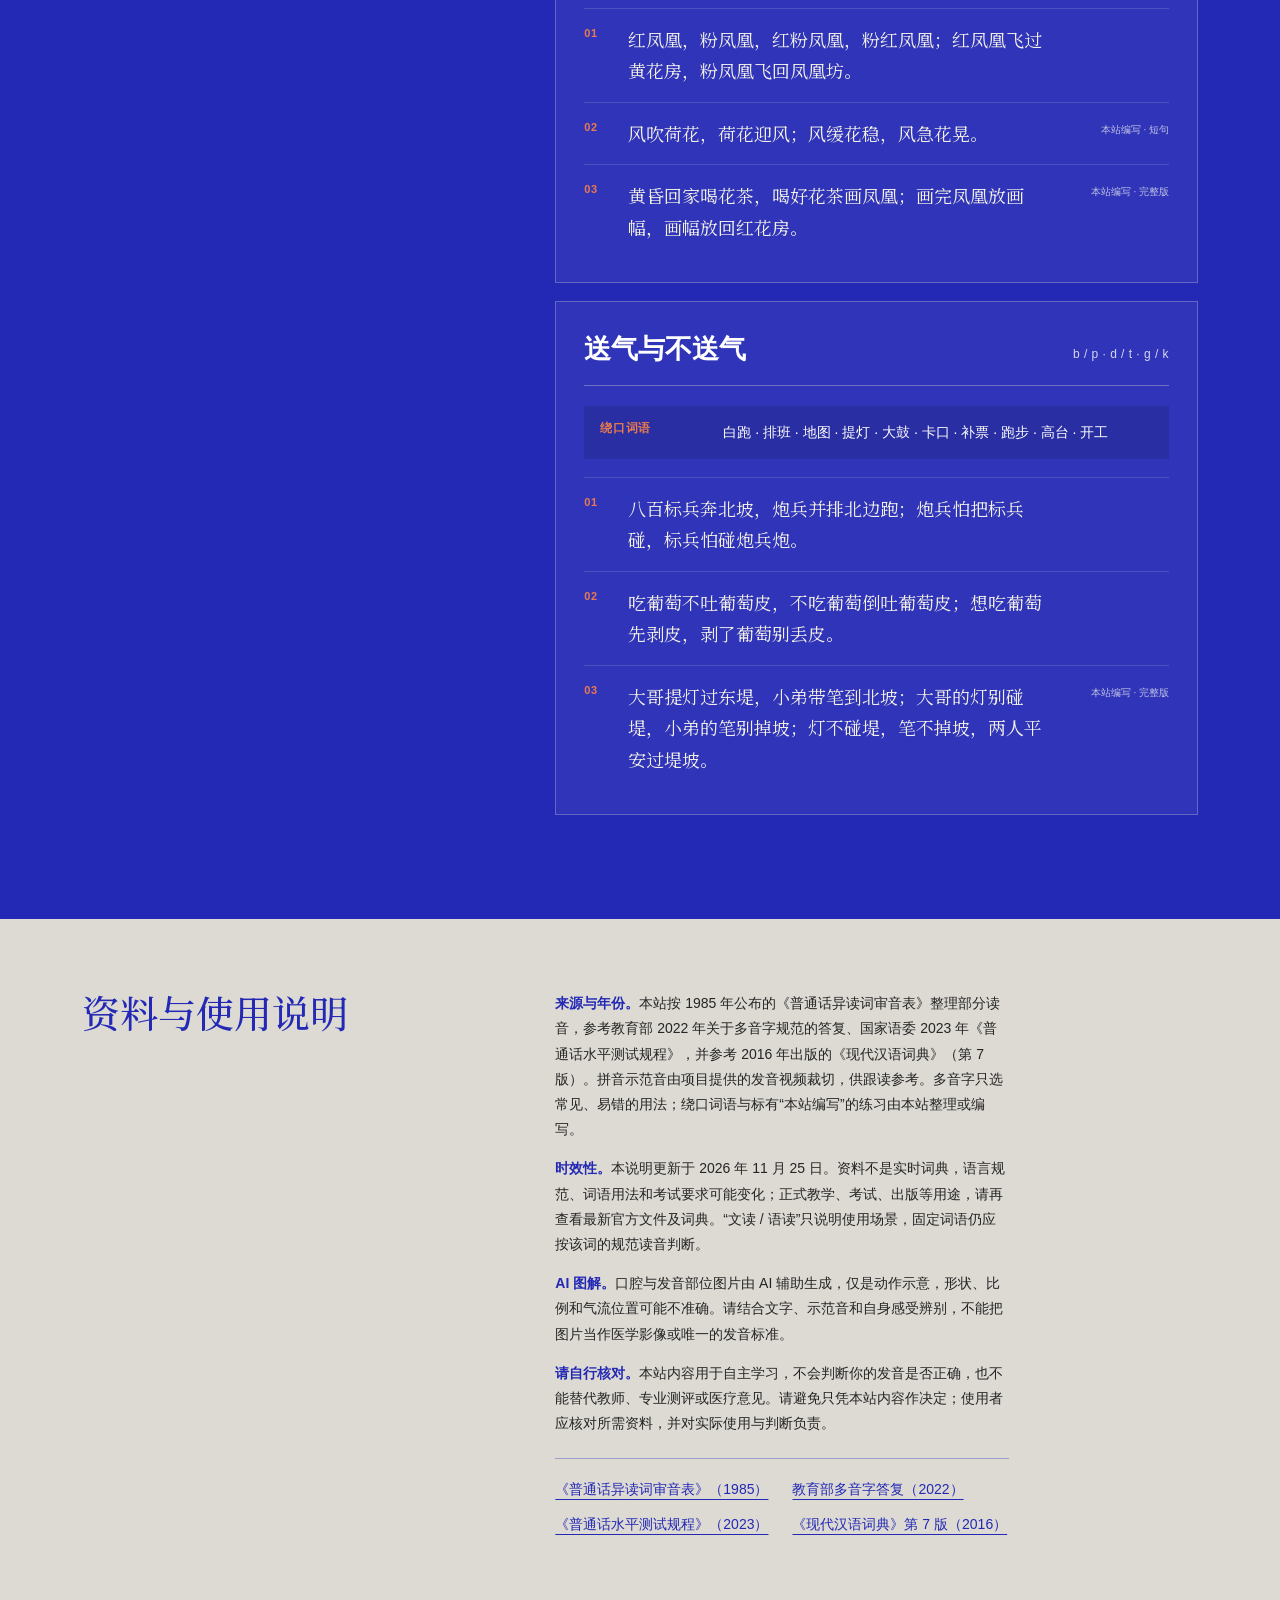
<file: notes.html>
<!doctype html>
<html lang="zh-CN">
<head>
  <meta charset="utf-8">
  <meta name="viewport" content="width=device-width,initial-scale=1">
  <meta name="description" content="整理容易混淆的拼音、常见易错多音字和按发音难点分类的绕口令。">
  <title>发音手册｜字觉 ZIJUE</title>
  <link rel="stylesheet" href="styles.css?v=20261125-2">
  <link rel="stylesheet" href="notes-polyphones.css?v=20261125-5">
  <link rel="stylesheet" href="mouth-cursor.css?v=20261124-11">
</head>
<body data-page="notes">
  <a class="skip" href="#polyphones">跳到多音字内容</a>
  <header class="nav-shell"><a class="brand" href="index.html?from=site"><b>字觉</b><span>ZIJUE</span></a><nav><a href="basics.html">拼音基础</a><a href="correction.html">发音修正</a><a href="characters.html">读音字库</a><a href="practice.html">练习</a><a aria-current="page" href="notes.html">发音手册</a></nav><span class="nav-index">REFERENCE / 06</span></header>
  <main>
    <section class="notes-hero frame-grid">
      <div class="meta-row"><span>ZIJUE / LANGUAGE NOTES</span><span>COMMON POLYPHONES</span></div>
      <h1>发音手册</h1>
      <p class="notes-lead">把容易混淆的拼音、常见易错多音字和专项绕口令放在一起。先查清区别，再进入对应的发音专题练习。</p>
      <nav class="notes-scope" aria-label="选择手册内容"><a href="#confusions"><span>01 / 发音对照</span><strong>易混拼音</strong><i aria-hidden="true">↘</i></a><a href="#polyphones"><span>02 / 字词辨读</span><strong>多音字</strong><i aria-hidden="true">↘</i></a><a href="#tongue-twisters"><span>03 / 朗读练习</span><strong>绕口令</strong><i aria-hidden="true">↘</i></a></nav>
      <i class="orange-square" aria-hidden="true"></i>
    </section>
    <section class="confusion-index frame-grid" id="confusions" aria-labelledby="confusion-title">
      <header><h2 id="confusion-title">容易混淆的拼音</h2><p>先找动作差异，再用成组词语固定听觉。每组都可以进入对应的发音专题继续练。</p></header>
      <div class="confusion-groups">
        <article><strong>前后鼻音</strong><span>an / ang · en / eng · in / ing · eng / ong</span><p>区别在最后的收音位置：前鼻音用舌尖，后鼻音用舌根靠近软腭。</p></article>
        <article><strong>平舌与翘舌</strong><span>z / zh · c / ch · s / sh</span><p>平舌时舌尖靠近上齿背；翘舌时舌尖向后抬，不要只靠“卷舌”想象。</p></article>
        <article><strong>鼻音与边音</strong><span>n / l</span><p>n 让气流经过鼻腔；l 的气流从舌头两侧通过。</p></article>
        <article><strong>唇齿与舌根</strong><span>f / h</span><p>f 用上齿接近下唇；h 在口腔后部形成摩擦，嘴唇不咬合。</p></article>
        <article><strong>送气与不送气</strong><span>b / p · d / t · g / k · j / q · z / c · zh / ch</span><p>不是“清浊”或音量大小，而是气流强弱与爆发时机不同。</p></article>
        <article><strong>易混韵母与拼写</strong><span>u / ou · ie / üe · i / ü · y / w</span><p>先看圆唇和舌位，再区分实际读音与拼写规则；j、q、x、y 后的 ü 省写两点。</p></article>
      </div>
    </section>
    <section class="polyphones frame-grid" id="polyphones" aria-labelledby="polyphones-title">
      <header class="polyphones-head"><h2 id="polyphones-title">常见易错多音字</h2><p>收录三十三个常见且容易读错的字。先看它在词里的意思和用法，再选择读音。</p></header>
      <aside class="polyphone-guide" aria-labelledby="polyphone-guide-title"><div class="polyphone-guide-head"><span>HOW TO READ / 多音字判断方法</span><h3 id="polyphone-guide-title">先看三件事</h3><p>下面的标注是判断线索，不用背术语；碰到固定词时，仍以词语读音为准。</p></div><dl><div><dt>词义</dt><dd>这个字在词里表示什么意思？意思变了，读音也可能变。</dd></div><div><dt>词性 / 语法功能</dt><dd>它是在表示动作，还是在给人、事物、地方命名？</dd></div><div><dt>语体（文读 / 语读）</dt><dd>它常用于正式词语，还是日常口语？</dd></div></dl></aside>

      <article class="polyphone-entry polyphone-priority">
        <div class="character-mark"><strong>和</strong><span>hé / hè / huó / huò / hú</span></div>
        <div class="reading reading-primary"><h3><b>hé</b><span>最常用</span></h3><p><strong>和谐、和平、和气、我和你</strong></p><p>表示协调、温和，或作连词连接并列成分。</p></div>
        <div class="reading"><h3><b>hè</b><span>应和</span></h3><p><strong>附和、唱和、曲高和寡、一唱一和</strong></p><p>表示声音相互响应，或跟着别人的意见说。</p></div>
        <div class="reading"><h3><b>huó</b><span>揉成一体</span></h3><p><strong>和面、和泥、和粉</strong></p><p>把粉状物加水搅拌、揉弄，使它有黏性。</p></div>
        <div class="reading"><h3><b>huò</b><span>掺合</span></h3><p><strong>和药、和稀泥、和弄</strong></p><p>把粉末、颗粒或不同东西掺在一起。</p></div>
        <div class="reading"><h3><b>hú</b><span>固定用法</span></h3><p><strong>和牌</strong></p><p>麻将中达到规定组合而获胜；使用范围较窄。</p></div>
        <p class="plain-rule"><b>通俗判断</b>“和谐、和谁一起”读 <em>hé</em>；跟着声音响应读 <em>hè</em>；揉面团读 <em>huó</em>；把东西掺合读 <em>huò</em>；麻将获胜读 <em>hú</em>。在“暖和”里，“和”通常读轻声 <em>huo</em>。</p>
      </article>

      <article class="polyphone-entry">
        <div class="character-mark"><strong>蔓</strong><span>màn / wàn / mán</span></div>
        <div class="reading reading-primary"><h3><b>wàn</b><span>词义 · 名物</span></h3><p><strong>藤蔓、瓜蔓</strong></p><p>指细长、能缠绕的茎，像是在给植物的“藤条”命名。“藤蔓”常读 <em>téngwàn</em>，<em>téngmàn</em> 也见于规范使用，不宜一概判错。</p></div>
        <div class="reading"><h3><b>màn</b><span>语体 · 文读</span></h3><p><strong>蔓延、蔓生、蔓草</strong></p><p>多出现在书面复合词里，常带有延伸、生长的意思。</p></div>
        <div class="reading"><h3><b>mán</b><span>固定词</span></h3><p><strong>蔓菁</strong></p><p>只需把它当作这个植物名称的固定读法。</p></div>
        <p class="plain-rule"><b>通俗判断</b>说植物的藤条，可以先想到 <em>wàn</em>；说“向外扩散”，通常读 <em>màn</em>。遇到“藤蔓”，要知道两种读法都有依据。</p>
      </article>

      <article class="polyphone-entry">
        <div class="character-mark"><strong>血</strong><span>xuè / xiě</span></div>
        <div class="reading reading-primary"><h3><b>xuè</b><span>语体 · 文读</span></h3><p><strong>血液、血压、贫血、心血</strong></p><p>常用于结合紧密的正式复合词、医学词和成语。</p></div>
        <div class="reading"><h3><b>xiě</b><span>语体 · 语读</span></h3><p><strong>流了点儿血、吐了一口血、鸡血</strong></p><p>多在口语里单独说，或出现在少数生活常用词中。</p></div>
        <p class="plain-rule"><b>通俗判断</b>“血液”是一个完整词，读 <em>xuè</em>；“伤口流了点儿血”里的“血”更像单独说出来，读 <em>xiě</em>。这主要不是词性变化，而是正式表达和日常口语的区别。</p>
      </article>

      <article class="polyphone-entry">
        <div class="character-mark"><strong>薄</strong><span>báo / bó / bò</span></div>
        <div class="reading reading-primary"><h3><b>báo</b><span>语体 · 语读</span></h3><p><strong>纸很薄、薄饼、薄片</strong></p><p>口语里直接说厚度小，或用于日常事物。</p></div>
        <div class="reading"><h3><b>bó</b><span>语体 · 文读</span></h3><p><strong>薄弱、单薄、淡薄、厚此薄彼</strong></p><p>常在书面复合词里表达力量弱、数量少或感情不深。</p></div>
        <div class="reading"><h3><b>bò</b><span>固定词</span></h3><p><strong>薄荷</strong></p><p>这个读音主要记住“薄荷”即可。</p></div>
        <p class="plain-rule"><b>通俗判断</b>能直接用手感受到“很薄”，多读 <em>báo</em>；抽象地说“薄弱、淡薄”，多读 <em>bó</em>。</p>
      </article>

      <article class="polyphone-entry">
        <div class="character-mark"><strong>处</strong><span>chǔ / chù</span></div>
        <div class="reading reading-primary"><h3><b>chǔ</b><span>词性 · 动词</span></h3><p><strong>处理、相处、处罚、处于</strong></p><p>表示处理、交往、处在某种状态等动作或状态。</p></div>
        <div class="reading"><h3><b>chù</b><span>词性 · 名词</span></h3><p><strong>住处、好处、办事处、处所</strong></p><p>给地方、部位、单位或某种结果命名。</p></div>
        <p class="plain-rule"><b>通俗判断</b>能回答“在做什么”，多读 <em>chǔ</em>；能回答“什么地方、什么单位”，多读 <em>chù</em>。</p>
      </article>

      <article class="polyphone-entry">
        <div class="character-mark"><strong>角</strong><span>jiǎo / jué</span></div>
        <div class="reading reading-primary"><h3><b>jiǎo</b><span>词义 · 形体</span></h3><p><strong>角度、墙角、牛角、三角形</strong></p><p>和角落、形状、动物的角或计量单位有关。</p></div>
        <div class="reading"><h3><b>jué</b><span>词义 · 人物 / 竞争</span></h3><p><strong>角色、主角、名角、角逐</strong></p><p>指戏剧人物、演员身份，或彼此竞争。</p></div>
        <p class="plain-rule"><b>通俗判断</b>看得见、量得出的“角”，多读 <em>jiǎo</em>；人物和竞争中的“角”，多读 <em>jué</em>。</p>
      </article>

      <article class="polyphone-entry">
        <div class="character-mark"><strong>模</strong><span>mó / mú</span></div>
        <div class="reading reading-primary"><h3><b>mó</b><span>词义 · 规范 / 仿效</span></h3><p><strong>模型、模式、模范、模仿</strong></p><p>表示标准、样板、仿照或抽象的结构方式。</p></div>
        <div class="reading"><h3><b>mú</b><span>词义 · 外形 / 工具</span></h3><p><strong>模样、模子、模具、一模一样</strong></p><p>指具体的外形，或用来定型的器具。</p></div>
        <p class="plain-rule"><b>通俗判断</b>抽象的样板和方法多读 <em>mó</em>；具体的样子和模具多读 <em>mú</em>。</p>
      </article>

      <article class="polyphone-entry">
        <div class="character-mark"><strong>强</strong><span>qiáng / qiǎng / jiàng</span></div>
        <div class="reading reading-primary"><h3><b>qiáng</b><span>词义 · 强大</span></h3><p><strong>强大、坚强、增强、强烈</strong></p><p>表示力量大、程度高或能力好。</p></div>
        <div class="reading"><h3><b>qiǎng</b><span>词义 · 勉强</span></h3><p><strong>强迫、强求、勉强、强词夺理</strong></p><p>带有硬要、迫使或不情愿去做的意思。</p></div>
        <div class="reading"><h3><b>jiàng</b><span>词义 · 固执</span></h3><p><strong>倔强、强嘴、脾气强</strong></p><p>形容固执、不肯服软；常见于少数固定说法。</p></div>
        <p class="plain-rule"><b>通俗判断</b>有力量读 <em>qiáng</em>；硬逼着做读 <em>qiǎng</em>；性子固执读 <em>jiàng</em>。</p>
      </article>

      <article class="polyphone-entry">
        <div class="character-mark"><strong>差</strong><span>chā / chà / chāi / cī</span></div>
        <div class="reading reading-primary"><h3><b>chā</b><span>词义 · 差别</span></h3><p><strong>差别、误差、时差、差异</strong></p><p>表示两个事物之间不相同或有距离。</p></div>
        <div class="reading"><h3><b>chà</b><span>词义 · 不足</span></h3><p><strong>很差、差点儿、差不多、还差一个</strong></p><p>表示不好、不够，或距离目标还缺一点。</p></div>
        <div class="reading"><h3><b>chāi / cī</b><span>固定用法</span></h3><p><strong>出差、差事 / 参差不齐</strong></p><p><em>chāi</em> 与派遣、差事有关；<em>cī</em> 主要记住“参差”。</p></div>
        <p class="plain-rule"><b>通俗判断</b>“不同”读 <em>chā</em>，“不够好”读 <em>chà</em>，“被派去办事”读 <em>chāi</em>。</p>
      </article>

      <article class="polyphone-entry">
        <div class="character-mark"><strong>泊</strong><span>bó / pō</span></div>
        <div class="reading reading-primary"><h3><b>bó</b><span>词义 · 停留</span></h3><p><strong>停泊、漂泊、淡泊</strong></p><p>表示船停靠、人在外辗转，或不追逐名利。</p></div>
        <div class="reading"><h3><b>pō</b><span>词义 · 水面</span></h3><p><strong>湖泊、水泊、血泊</strong></p><p>指湖或大片积水；“血泊”表示大摊的血。</p></div>
        <p class="plain-rule"><b>通俗判断</b>“停在哪里”读 <em>bó</em>；“一片水”读 <em>pō</em>。</p>
      </article>

      <article class="polyphone-entry">
        <div class="character-mark"><strong>冠</strong><span>guān / guàn</span></div>
        <div class="reading reading-primary"><h3><b>guān</b><span>词性 · 名物</span></h3><p><strong>皇冠、衣冠、树冠、冠心病</strong></p><p>原指帽子，也用于外形像帽子的顶部。</p></div>
        <div class="reading"><h3><b>guàn</b><span>词义 · 居首</span></h3><p><strong>冠军、夺冠、冠名、冠绝一时</strong></p><p>表示戴上、位居第一或把名称加在前面。</p></div>
        <p class="plain-rule"><b>通俗判断</b>帽子和顶部读 <em>guān</em>；拿第一、加名号读 <em>guàn</em>。</p>
      </article>

      <article class="polyphone-entry">
        <div class="character-mark"><strong>累</strong><span>lèi / lěi / léi</span></div>
        <div class="reading reading-primary"><h3><b>lèi</b><span>词义 · 疲劳</span></h3><p><strong>劳累、疲累、累人、累坏了</strong></p><p>表示辛苦、疲劳，或使别人辛苦。</p></div>
        <div class="reading"><h3><b>lěi</b><span>词义 · 积累 / 牵连</span></h3><p><strong>积累、累计、连累、日积月累</strong></p><p>表示一层层增加，或把别人牵连进去。</p></div>
        <div class="reading"><h3><b>léi</b><span>固定用法</span></h3><p><strong>累赘、果实累累</strong></p><p>常见于“多而成串”或“多余、拖累”的固定说法。</p></div>
        <p class="plain-rule"><b>通俗判断</b>身体疲劳读 <em>lèi</em>；越积越多或牵连别人读 <em>lěi</em>；“累赘”单独记 <em>léi</em>。</p>
      </article>

      <article class="polyphone-entry">
        <div class="character-mark"><strong>载</strong><span>zǎi / zài</span></div>
        <div class="reading reading-primary"><h3><b>zǎi</b><span>词义 · 记录 / 年</span></h3><p><strong>记载、登载、刊载、三年五载</strong></p><p>表示写入记录，或表示“年”。</p></div>
        <div class="reading"><h3><b>zài</b><span>词义 · 承载</span></h3><p><strong>载客、装载、满载、载歌载舞</strong></p><p>表示装上、承担，或“一边……一边……”。</p></div>
        <p class="plain-rule"><b>通俗判断</b>写进资料或数年份读 <em>zǎi</em>；车船装东西读 <em>zài</em>。</p>
      </article>

      <article class="polyphone-entry">
        <div class="character-mark"><strong>着</strong><span>zhe / zháo / zhuó / zhāo</span></div>
        <div class="reading reading-primary"><h3><b>zhe</b><span>语法功能 · 状态</span></h3><p><strong>看着、放着、笑着、沿着</strong></p><p>轻声，表示动作正在持续或某种状态存在。</p></div>
        <div class="reading"><h3><b>zháo</b><span>词义 · 得到结果</span></h3><p><strong>睡着、着火、着凉、找着了</strong></p><p>表示接触到、受到影响，或动作有了结果。</p></div>
        <div class="reading"><h3><b>zhuó / zhāo</b><span>书面 / 固定用法</span></h3><p><strong>着手、着重、着陆 / 高着、失着</strong></p><p><em>zhuó</em> 多见于正式复合词；<em>zhāo</em> 指棋步、办法。</p></div>
        <p class="plain-rule"><b>通俗判断</b>跟在动作后面常读轻声 <em>zhe</em>；动作“成了”常读 <em>zháo</em>；“着手、着重”读 <em>zhuó</em>。</p>
      </article>

      <article class="polyphone-entry">
        <div class="character-mark"><strong>结</strong><span>jié / jiē</span></div>
        <div class="reading reading-primary"><h3><b>jié</b><span>词义 · 连接 / 结束</span></h3><p><strong>结合、结婚、总结、团结</strong></p><p>表示连接、形成关系，或事情收束。</p></div>
        <div class="reading"><h3><b>jiē</b><span>词义 · 生长 / 凝实</span></h3><p><strong>结果子、结实、结巴</strong></p><p>用于植物长出果实，以及少数固定口语词。</p></div>
        <p class="plain-rule"><b>通俗判断</b>大多数复合词读 <em>jié</em>；植物“结果”、东西“结实”和“结巴”读 <em>jiē</em>。</p>
      </article>

      <article class="polyphone-entry">
        <div class="character-mark"><strong>创</strong><span>chuàng / chuāng</span></div>
        <div class="reading reading-primary"><h3><b>chuàng</b><span>词义 · 创造</span></h3><p><strong>创造、创新、创业、首创</strong></p><p>表示第一次做出、建立新的事物。</p></div>
        <div class="reading"><h3><b>chuāng</b><span>词义 · 伤口</span></h3><p><strong>创伤、重创、创口</strong></p><p>表示身体或心理受到伤害。</p></div>
        <p class="plain-rule"><b>通俗判断</b>做出新的东西读 <em>chuàng</em>；受了伤读 <em>chuāng</em>。</p>
      </article>

      <article class="polyphone-entry">
        <div class="character-mark"><strong>塞</strong><span>sāi / sè / sài</span></div>
        <div class="reading reading-primary"><h3><b>sāi</b><span>词义 · 填入</span></h3><p><strong>塞进去、瓶塞、塞车、活塞</strong></p><p>表示把东西填进空隙，或指堵口的物件。</p></div>
        <div class="reading"><h3><b>sè</b><span>词义 · 堵住</span></h3><p><strong>堵塞、闭塞、阻塞、茅塞顿开</strong></p><p>多用于正式复合词，表示不通、不开放。</p></div>
        <div class="reading"><h3><b>sài</b><span>词义 · 边地</span></h3><p><strong>边塞、要塞、塞外</strong></p><p>指边境上可作屏障的险要地方。</p></div>
        <p class="plain-rule"><b>通俗判断</b>动手把东西“塞进去”读 <em>sāi</em>；道路、思想“不通”读 <em>sè</em>；边境关口读 <em>sài</em>。</p>
      </article>

      <article class="polyphone-entry">
        <div class="character-mark"><strong>露</strong><span>lù / lòu</span></div>
        <div class="reading reading-primary"><h3><b>lù</b><span>语体 · 文读</span></h3><p><strong>露水、暴露、揭露、崭露头角</strong></p><p>常用于结合紧密的书面复合词。</p></div>
        <div class="reading"><h3><b>lòu</b><span>语体 · 语读</span></h3><p><strong>露脸、露馅、露马脚、露一手</strong></p><p>多见于日常口语，表示显出来、被发现。</p></div>
        <p class="plain-rule"><b>通俗判断</b>正式说“暴露、揭露”读 <em>lù</em>；口语说“露脸、露馅”读 <em>lòu</em>。</p>
      </article>

      <article class="polyphone-entry">
        <div class="character-mark"><strong>行</strong><span>xíng / háng</span></div>
        <div class="reading reading-primary"><h3><b>xíng</b><span>词义 · 行动 / 可以</span></h3><p><strong>行走、行动、执行、可行</strong></p><p>表示走、做、实施，口语里也可表示“可以”。</p></div>
        <div class="reading"><h3><b>háng</b><span>词义 · 行列 / 行业</span></h3><p><strong>银行、行业、同行、行列</strong></p><p>表示成排的次序、职业门类或营业机构。</p></div>
        <p class="plain-rule"><b>通俗判断</b>表示去做、能不能做读 <em>xíng</em>；表示行业和一排读 <em>háng</em>。</p>
      </article>

      <article class="polyphone-entry">
        <div class="character-mark"><strong>假</strong><span>jiǎ / jià</span></div>
        <div class="reading reading-primary"><h3><b>jiǎ</b><span>词义 · 不真实 / 假设</span></h3><p><strong>真假、假装、假如、弄虚作假</strong></p><p>表示不真实，或先设定一种情况。</p></div>
        <div class="reading"><h3><b>jià</b><span>词义 · 休息时间</span></h3><p><strong>请假、放假、假期、休假</strong></p><p>表示按规定暂时离开工作或学习。</p></div>
        <p class="plain-rule"><b>通俗判断</b>不是真的读 <em>jiǎ</em>；不上班、不上课的假期读 <em>jià</em>。</p>
      </article>

      <article class="polyphone-entry">
        <div class="character-mark"><strong>教</strong><span>jiāo / jiào</span></div>
        <div class="reading reading-primary"><h3><b>jiāo</b><span>词义 · 传授</span></h3><p><strong>教书、教唱歌、教孩子识字</strong></p><p>直接表示把知识或技能传给别人。</p></div>
        <div class="reading"><h3><b>jiào</b><span>词义 · 教导 / 教育体系</span></h3><p><strong>教育、教师、请教、宗教</strong></p><p>常用于结合紧密的复合词，也可表示教导和求教。</p></div>
        <p class="plain-rule"><b>通俗判断</b>句子里直接说“教某人做某事”常读 <em>jiāo</em>；“教育、教师、请教”读 <em>jiào</em>。</p>
      </article>

      <article class="polyphone-entry">
        <div class="character-mark"><strong>禁</strong><span>jīn / jìn</span></div>
        <div class="reading reading-primary"><h3><b>jīn</b><span>词义 · 承受 / 忍住</span></h3><p><strong>禁得住、不禁、弱不禁风、忍俊不禁</strong></p><p>表示经受得住，或控制不住某种反应。</p></div>
        <div class="reading"><h3><b>jìn</b><span>词义 · 禁止</span></h3><p><strong>禁止、严禁、禁区、违禁品</strong></p><p>表示不准许，或不允许进入、使用。</p></div>
        <p class="plain-rule"><b>通俗判断</b>能不能承受、忍不忍得住读 <em>jīn</em>；规则不准做读 <em>jìn</em>。</p>
      </article>

      <article class="polyphone-entry">
        <div class="character-mark"><strong>铺</strong><span>pū / pù</span></div>
        <div class="reading reading-primary"><h3><b>pū</b><span>词性 · 动词</span></h3><p><strong>铺路、铺开、铺床、铺天盖地</strong></p><p>表示把东西展开、摊平或布置开。</p></div>
        <div class="reading"><h3><b>pù</b><span>词性 · 名词</span></h3><p><strong>店铺、床铺、商铺、铺位</strong></p><p>表示商店、床位或可供使用的位置。</p></div>
        <p class="plain-rule"><b>通俗判断</b>正在展开东西读 <em>pū</em>；一个店或一张床位读 <em>pù</em>。</p>
      </article>

      <article class="polyphone-entry">
        <div class="character-mark"><strong>数</strong><span>shǔ / shù / shuò</span></div>
        <div class="reading reading-primary"><h3><b>shǔ</b><span>词性 · 动词</span></h3><p><strong>数数、数一数、数得上、数不胜数</strong></p><p>表示一个一个计算，或列举、比较。</p></div>
        <div class="reading"><h3><b>shù</b><span>词性 · 名词</span></h3><p><strong>数字、数量、数学、次数</strong></p><p>表示数目、数量或相关概念。</p></div>
        <div class="reading"><h3><b>shuò</b><span>固定书面用法</span></h3><p><strong>数见不鲜</strong></p><p>表示屡次、频繁；现代常用词中范围很窄。</p></div>
        <p class="plain-rule"><b>通俗判断</b>正在点数读 <em>shǔ</em>；“数字、数量”读 <em>shù</em>；<em>shuò</em> 记住“数见不鲜”。</p>
      </article>

      <article class="polyphone-entry">
        <div class="character-mark"><strong>转</strong><span>zhuǎn / zhuàn</span></div>
        <div class="reading reading-primary"><h3><b>zhuǎn</b><span>词义 · 改变方向</span></h3><p><strong>转弯、转身、转变、转告</strong></p><p>表示方向、状态或信息发生转换。</p></div>
        <div class="reading"><h3><b>zhuàn</b><span>词义 · 旋转 / 绕行</span></h3><p><strong>转圈、转动、旋转、转速</strong></p><p>表示绕着中心运动，或计算旋转的速度。</p></div>
        <p class="plain-rule"><b>通俗判断</b>从一个方向变到另一个方向读 <em>zhuǎn</em>；绕着中心不停转读 <em>zhuàn</em>。</p>
      </article>

      <article class="polyphone-entry"><div class="character-mark"><strong>重</strong><span>zhòng / chóng</span></div><div class="reading reading-primary"><h3><b>zhòng</b><span>重量 / 程度</span></h3><p><strong>重量、重要、严重、尊重</strong></p><p>表示分量大、程度深或看重。</p></div><div class="reading"><h3><b>chóng</b><span>重复 / 层次</span></h3><p><strong>重新、重复、重叠、重阳</strong></p><p>表示再来一次或一层叠一层。</p></div><p class="plain-rule"><b>通俗判断</b>分量和程度读 <em>zhòng</em>；“再一次、叠一层”读 <em>chóng</em>。</p></article>
      <article class="polyphone-entry"><div class="character-mark"><strong>长</strong><span>cháng / zhǎng</span></div><div class="reading reading-primary"><h3><b>cháng</b><span>长度 / 长久</span></h3><p><strong>长短、长江、长远、擅长</strong></p><p>表示长度、时间久或某方面做得好。</p></div><div class="reading"><h3><b>zhǎng</b><span>生长 / 长辈</span></h3><p><strong>长大、成长、校长、家长</strong></p><p>表示生长，也用于负责人和辈分较高的人。</p></div><p class="plain-rule"><b>通俗判断</b>问“有多长”读 <em>cháng</em>；问“谁长大、谁负责”读 <em>zhǎng</em>。</p></article>
      <article class="polyphone-entry"><div class="character-mark"><strong>朝</strong><span>cháo / zhāo</span></div><div class="reading reading-primary"><h3><b>cháo</b><span>方向 / 朝代</span></h3><p><strong>朝向、朝南、唐朝、朝代</strong></p><p>表示面对某个方向，或历史上的政权时期。</p></div><div class="reading"><h3><b>zhāo</b><span>早晨</span></h3><p><strong>朝阳、今朝、一朝一夕</strong></p><p>表示早晨或一天开始的时候。</p></div><p class="plain-rule"><b>通俗判断</b>方向和朝代读 <em>cháo</em>；“早晨”这层意思读 <em>zhāo</em>。</p></article>
      <article class="polyphone-entry"><div class="character-mark"><strong>还</strong><span>hái / huán</span></div><div class="reading reading-primary"><h3><b>hái</b><span>副词</span></h3><p><strong>还有、还是、还好、还没</strong></p><p>表示仍然、更加或补充说明。</p></div><div class="reading"><h3><b>huán</b><span>归还 / 回报</span></h3><p><strong>还书、归还、偿还、还礼</strong></p><p>表示把东西送回去，或给予回报。</p></div><p class="plain-rule"><b>通俗判断</b>能换成“仍然、另外”读 <em>hái</em>；把东西还回去读 <em>huán</em>。</p></article>
      <article class="polyphone-entry"><div class="character-mark"><strong>便</strong><span>biàn / pián</span></div><div class="reading reading-primary"><h3><b>biàn</b><span>便利 / 就</span></h3><p><strong>方便、便利、随便、便于</strong></p><p>表示便利，也可表示“就、即”。</p></div><div class="reading"><h3><b>pián</b><span>价低 / 得利</span></h3><p><strong>便宜、占便宜、大腹便便</strong></p><p>常见于价钱低、得到额外好处等固定说法。</p></div><p class="plain-rule"><b>通俗判断</b>“方便”读 <em>biàn</em>；“便宜”及相关说法读 <em>pián</em>。</p></article>
      <article class="polyphone-entry"><div class="character-mark"><strong>为</strong><span>wéi / wèi</span></div><div class="reading reading-primary"><h3><b>wéi</b><span>成为 / 做</span></h3><p><strong>成为、认为、行为、以为</strong></p><p>表示做、成为、判断或看作。</p></div><div class="reading"><h3><b>wèi</b><span>目的 / 对象</span></h3><p><strong>为了、因为、为你、为何</strong></p><p>表示目的、原因，或动作所面对的对象。</p></div><p class="plain-rule"><b>通俗判断</b>能换成“做、成为”读 <em>wéi</em>；能换成“为了、给”读 <em>wèi</em>。</p></article>
      <article class="polyphone-entry"><div class="character-mark"><strong>更</strong><span>gèng / gēng</span></div><div class="reading reading-primary"><h3><b>gèng</b><span>程度增加</span></h3><p><strong>更加、更好、更快、更进一步</strong></p><p>表示程度在原有基础上继续增加。</p></div><div class="reading"><h3><b>gēng</b><span>改变 / 夜更</span></h3><p><strong>更改、更新、更正、三更</strong></p><p>表示改变、替换，或旧时夜间计时单位。</p></div><p class="plain-rule"><b>通俗判断</b>“更加”读 <em>gèng</em>；“改换、更新”读 <em>gēng</em>。</p></article>
      <article class="polyphone-entry"><div class="character-mark"><strong>乐</strong><span>lè / yuè</span></div><div class="reading reading-primary"><h3><b>lè</b><span>快乐 / 喜爱</span></h3><p><strong>快乐、乐观、乐意、其乐无穷</strong></p><p>表示高兴、喜爱或愿意。</p></div><div class="reading"><h3><b>yuè</b><span>音乐</span></h3><p><strong>音乐、乐器、乐曲、声乐</strong></p><p>表示有组织的声音和相关艺术。</p></div><p class="plain-rule"><b>通俗判断</b>心情高兴读 <em>lè</em>；与音乐、乐器有关读 <em>yuè</em>。</p></article>
    </section>
    <section class="tongue-library frame-grid" id="tongue-twisters" aria-labelledby="tongue-title">
      <header><h2 id="tongue-title">绕口令</h2><p>先读绕口词语，再进入短句和完整版。不是越快越好：先把每个音读准，再逐渐加速。标注“本站编写”的内容用于集中练音。</p></header>
      <div class="tongue-list">
        <section><h3>前后鼻音 <span>an / ang · en / eng · in / ing</span></h3><div class="word-drill"><strong>绕口词语</strong><p>安详 · 昂扬 · 认真 · 人生 · 金星 · 清晨 · 林荫 · 明灯 · 粉羹 · 满盆</p></div><p>扁担长，板凳宽；扁担没有板凳宽，板凳没有扁担长；扁担绑在板凳上，板凳偏说扁担比它长。</p><p>金星迎清晨，林荫映明灯；清晨听铃声，林荫更安静；明灯映进林荫，铃声迎来金星。<small>本站编写 · 完整版</small></p><p>陈婶蒸粉羹，粉羹盛满盆；陈婶端稳盆，粉羹不洒门。<small>本站编写 · 短句</small></p></section>
        <section><h3>平舌与翘舌 <span>z / zh · c / ch · s / sh</span></h3><div class="word-drill"><strong>绕口词语</strong><p>自治 · 支持 · 四十 · 事实 · 紫纸 · 石子 · 粗茶 · 出差 · 搜索 · 收拾</p></div><p>四是四，十是十；十四是十四，四十是四十；谁能说准四十、十四、四十四，谁来试一试。</p><p>山前有四十四棵死涩柿子树，山后有四十四只石狮子；山前的四十四棵死涩柿子树，涩死了山后的四十四只石狮子。</p><p>紫伞遮住石桌子，石桌子旁栽柿子；收伞再数紫柿子，四只紫柿子落在石桌子。<small>本站编写 · 完整版</small></p></section>
        <section><h3>鼻音与边音 <span>n / l</span></h3><div class="word-drill"><strong>绕口词语</strong><p>榴莲牛奶 · 牛奶奶酪 · 玲珑暖炉 · 南岭蓝莓 · 嫩莲藕 · 蓝呢门帘 · 老奶奶 · 冷牛奶</p></div><p>牛郎恋刘娘，刘娘念牛郎；牛郎年年恋刘娘，刘娘年年念牛郎；郎恋娘来娘念郎，念来恋去两不忘。</p><p>蓝门帘，绿门帘，蓝绿门帘挂门前；蓝门帘落了半边，绿门帘拦住蓝门帘。<small>完整版</small></p><p>南岭奶奶拿蓝篮，蓝篮里装嫩莲；奶奶拎篮过南岭，岭南兰兰拿来榴莲牛奶，请南岭奶奶边尝榴莲牛奶，边拣蓝篮里的嫩莲。<small>本站编写 · 完整版</small></p></section>
        <section><h3>唇齿与舌根 <span>f / h</span></h3><div class="word-drill"><strong>绕口词语</strong><p>荷花 · 火花 · 凤凰 · 黄蜂 · 花粉 · 防护 · 丰厚 · 发挥 · 画幅 · 恢复</p></div><p>红凤凰，粉凤凰，红粉凤凰，粉红凤凰；红凤凰飞过黄花房，粉凤凰飞回凤凰坊。</p><p>风吹荷花，荷花迎风；风缓花稳，风急花晃。<small>本站编写 · 短句</small></p><p>黄昏回家喝花茶，喝好花茶画凤凰；画完凤凰放画幅，画幅放回红花房。<small>本站编写 · 完整版</small></p></section>
        <section><h3>送气与不送气 <span>b / p · d / t · g / k</span></h3><div class="word-drill"><strong>绕口词语</strong><p>白跑 · 排班 · 地图 · 提灯 · 大鼓 · 卡口 · 补票 · 跑步 · 高台 · 开工</p></div><p>八百标兵奔北坡，炮兵并排北边跑；炮兵怕把标兵碰，标兵怕碰炮兵炮。</p><p>吃葡萄不吐葡萄皮，不吃葡萄倒吐葡萄皮；想吃葡萄先剥皮，剥了葡萄别丢皮。</p><p>大哥提灯过东堤，小弟带笔到北坡；大哥的灯别碰堤，小弟的笔别掉坡；灯不碰堤，笔不掉坡，两人平安过堤坡。<small>本站编写 · 完整版</small></p></section>
      </div>
    </section>
    <section class="source-note frame-grid" id="sources" aria-labelledby="source-title">
      <h2 id="source-title">资料与使用说明</h2>
      <div>
        <p><strong>来源与年份。</strong>本站按 1985 年公布的《普通话异读词审音表》整理部分读音，参考教育部 2022 年关于多音字规范的答复、国家语委 2023 年《普通话水平测试规程》，并参考 2016 年出版的《现代汉语词典》（第 7 版）。拼音示范音由项目提供的发音视频裁切，供跟读参考。多音字只选常见、易错的用法；绕口词语与标有“本站编写”的练习由本站整理或编写。</p>
        <p><strong>时效性。</strong>本说明更新于 2026 年 11 月 25 日。资料不是实时词典，语言规范、词语用法和考试要求可能变化；正式教学、考试、出版等用途，请再查看最新官方文件及词典。“文读 / 语读”只说明使用场景，固定词语仍应按该词的规范读音判断。</p>
        <p><strong>AI 图解。</strong>口腔与发音部位图片由 AI 辅助生成，仅是动作示意，形状、比例和气流位置可能不准确。请结合文字、示范音和自身感受辨别，不能把图片当作医学影像或唯一的发音标准。</p>
        <p><strong>请自行核对。</strong>本站内容用于自主学习，不会判断你的发音是否正确，也不能替代教师、专业测评或医疗意见。请避免只凭本站内容作决定；使用者应核对所需资料，并对实际使用与判断负责。</p>
        <p class="source-links"><a href="https://www.moe.gov.cn/ewebeditor/uploadfile/2015/01/12/20150112162135640.pdf" rel="noreferrer">《普通话异读词审音表》（1985）</a><a href="https://www.moe.gov.cn/jyb_xxgk/xxgk_jyta/jyta_yxs/202205/t20220527_631315.html" rel="noreferrer">教育部多音字答复（2022）</a><a href="https://www.moe.gov.cn/srcsite/A18/s3133/202302/t20230210_1043378.html" rel="noreferrer">《普通话水平测试规程》（2023）</a><a href="https://pic.cp.com.cn/Files/2017/8/28/17518150b0c94f19-2.pdf" rel="noreferrer">《现代汉语词典》第 7 版（2016）</a></p>
      </div>
    </section>
  </main>
  <footer><p>ABOUT / ZIJUE</p><p>发音手册 · 多音字与绕口令</p><p><a class="site-source-link" href="notes.html#sources">资料与使用说明</a></p></footer>
  <script src="mouth-cursor.js?v=20261124-11"></script>
  <script src="sound-settings.js?v=20261124-1"></script>
  <script>if(location.hash){const goToSection=()=>{const target=document.getElementById(decodeURIComponent(location.hash.slice(1)));if(target)target.scrollIntoView({block:'start',behavior:'instant'})};addEventListener('load',goToSection,{once:true});document.fonts?.ready.then(goToSection)}</script>
</body>
</html>
</file>
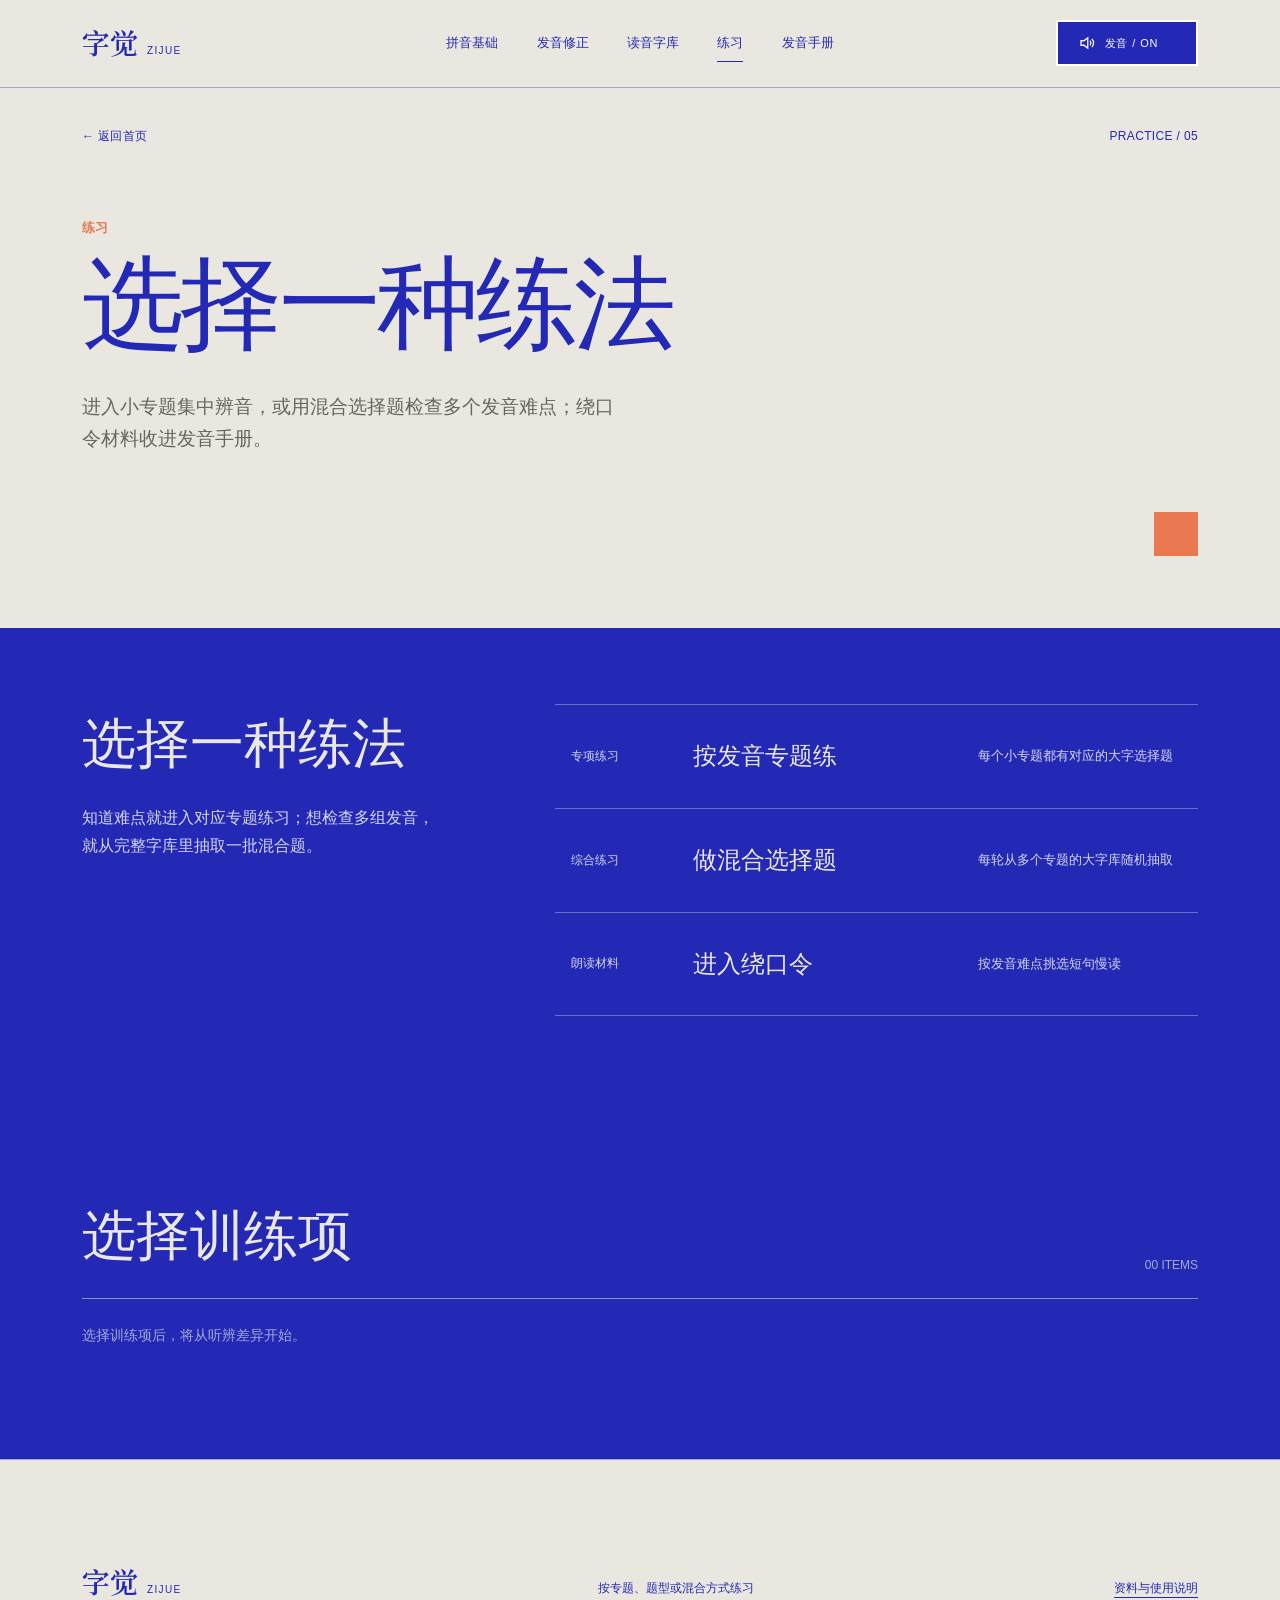
<file: practice.html>
<!doctype html>
<html lang="zh-CN">
<head>
  <meta charset="utf-8">
  <meta name="viewport" content="width=device-width,initial-scale=1">
  <meta name="theme-color" content="#E9E7DF">
  <meta name="description" content="按发音专题、题型或混合方式练习普通话辨音与拼音。">
  <title>练习｜字觉 ZIJUE</title>
  <script>const previousTopic=new URLSearchParams(location.search).get('topic');if(previousTopic==='nasal')location.replace('nasal-an-ang.html');else if(['retroflex','nl','other'].includes(previousTopic))location.replace('topic-detail.html?topic='+previousTopic);</script>
  <link rel="stylesheet" href="styles.css?v=20261125-2">
  <link rel="stylesheet" href="mouth-cursor.css?v=20261124-11">
  <link rel="stylesheet" href="practice-topics.css?v=20261125-2">
</head>
<body data-page="practice">
  <a class="skip" href="#main">跳到主要内容</a>
  <header class="nav-shell"><a class="brand" href="index.html?from=site"><b>字觉</b><span>ZIJUE</span></a><nav aria-label="主要导航"><a href="basics.html">拼音基础</a><a href="correction.html">发音修正</a><a href="characters.html">读音字库</a><a aria-current="page" href="practice.html">练习</a><a href="notes.html">发音手册</a></nav><span class="nav-index">PRACTICE / 05</span></header>
  <main id="main" class="practice-topic">
    <section class="practice-topic-head frame-grid">
      <div class="meta-row"><a href="correction.html#topics">← 返回专题选择</a><span id="topic-index">PRACTICE / 01</span></div>
      <p class="topic-kicker" id="topic-kicker">发音专题</p>
      <h1 id="topic-title">选择一组发音，<br>开始练习</h1>
      <p id="topic-intro">从需要改善的发音差异进入听辨、发音位置、常用字词与录音自查。</p>
      <i class="orange-square" aria-hidden="true"></i>
    </section>
    <section class="practice-mode-picker frame-grid" id="practice-modes" aria-labelledby="mode-title" hidden>
      <header><h2 id="mode-title">选择一种练法</h2><p>知道难点就进入对应专题练习；想检查多组发音，就从完整字库里抽取一批混合题。</p></header>
      <nav aria-label="练习类型">
        <a href="correction.html#topics"><span>专项练习</span><strong>按发音专题练</strong><small>每个小专题都有对应的大字选择题</small></a>
        <a href="practice.html?mode=mixed"><span>综合练习</span><strong>做混合选择题</strong><small>每轮从多个专题的大字库随机抽取</small></a>
        <a href="notes.html#tongue-twisters"><span>朗读材料</span><strong>进入绕口令</strong><small>按发音难点挑选短句慢读</small></a>
      </nav>
    </section>
    <section class="practice-topic-options frame-grid" aria-labelledby="options-title">
      <div class="options-head"><h2 id="options-title">选择训练项</h2><span id="option-count">04 ITEMS</span></div>
      <div class="practice-option-list" id="practice-options"></div>
      <aside class="practice-diagram" id="practice-diagram" aria-label="发音图解" hidden>
        <header><div><span>发音图解</span><strong data-practice-diagram-title aria-live="polite">in / ing</strong></div><div class="practice-diagram-controls"><button type="button" data-practice-diagram-prev aria-label="上一张图解"><svg viewBox="0 0 24 24" aria-hidden="true"><path d="M15 5 8 12l7 7"/></svg></button><span data-practice-diagram-count>01 / 02</span><button type="button" data-practice-diagram-next aria-label="下一张图解"><svg viewBox="0 0 24 24" aria-hidden="true"><path d="m9 5 7 7-7 7"/></svg></button></div></header>
        <figure><img data-practice-diagram-image src="assets/pronunciation/Y08_01_in.png" alt="in 前鼻韵母发音图解" width="1536" height="1024" loading="lazy" decoding="async"></figure>
        <small class="diagram-disclaimer">AI 辅助生成的发音示意图，形状和位置可能不准确；请结合文字与示范音辨别，不可作为医学影像或唯一发音标准。</small>
        <p data-practice-diagram-copy>选择训练项后，在这里查看对应的发音位置与口型图解。</p>
        <div class="practice-method" aria-label="本组训练指导"><h3>怎么训练</h3><ol data-practice-method-steps></ol></div>
      </aside>
      <p class="practice-status" id="practice-status" aria-live="polite">选择训练项后，将从听辨差异开始。</p>
    </section>
    <section class="practice-paper frame-grid" id="comprehensive-practice" aria-labelledby="paper-title" hidden>
      <div class="paper-head"><div><span>CHARACTER CHOICE / 大字选择</span><h2 id="paper-title">混合选择练习</h2></div><p id="paper-description">先读出大字，再选择对应的声母或韵母。选择后显示拼音，每轮都会从字库中换一批题。</p></div>
      <div class="choice-summary"><strong><span id="paper-score">0</span> / <span id="paper-total">12</span></strong><p id="paper-result" aria-live="polite">选择答案后即时核对。</p></div>
      <div class="choice-grid" id="choice-grid" aria-live="polite"></div>
      <div class="paper-submit"><button id="paper-reset" type="button">重新测试</button><p>重新测试会更换题目并打乱顺序。</p></div>
    </section>
  </main>
  <footer><a class="brand" href="index.html?from=site"><b>字觉</b><span>ZIJUE</span></a><p>按专题、题型或混合方式练习</p><p><a class="site-source-link" href="notes.html#sources">资料与使用说明</a></p></footer>
  <script src="practice-data.js?v=20261125-7"></script>
  <script src="practice-topic.js?v=20261125-3"></script>
  <script src="mouth-cursor.js?v=20261124-11"></script>
  <script src="sound-settings.js?v=20261124-1"></script>
</body>
</html>
</file>
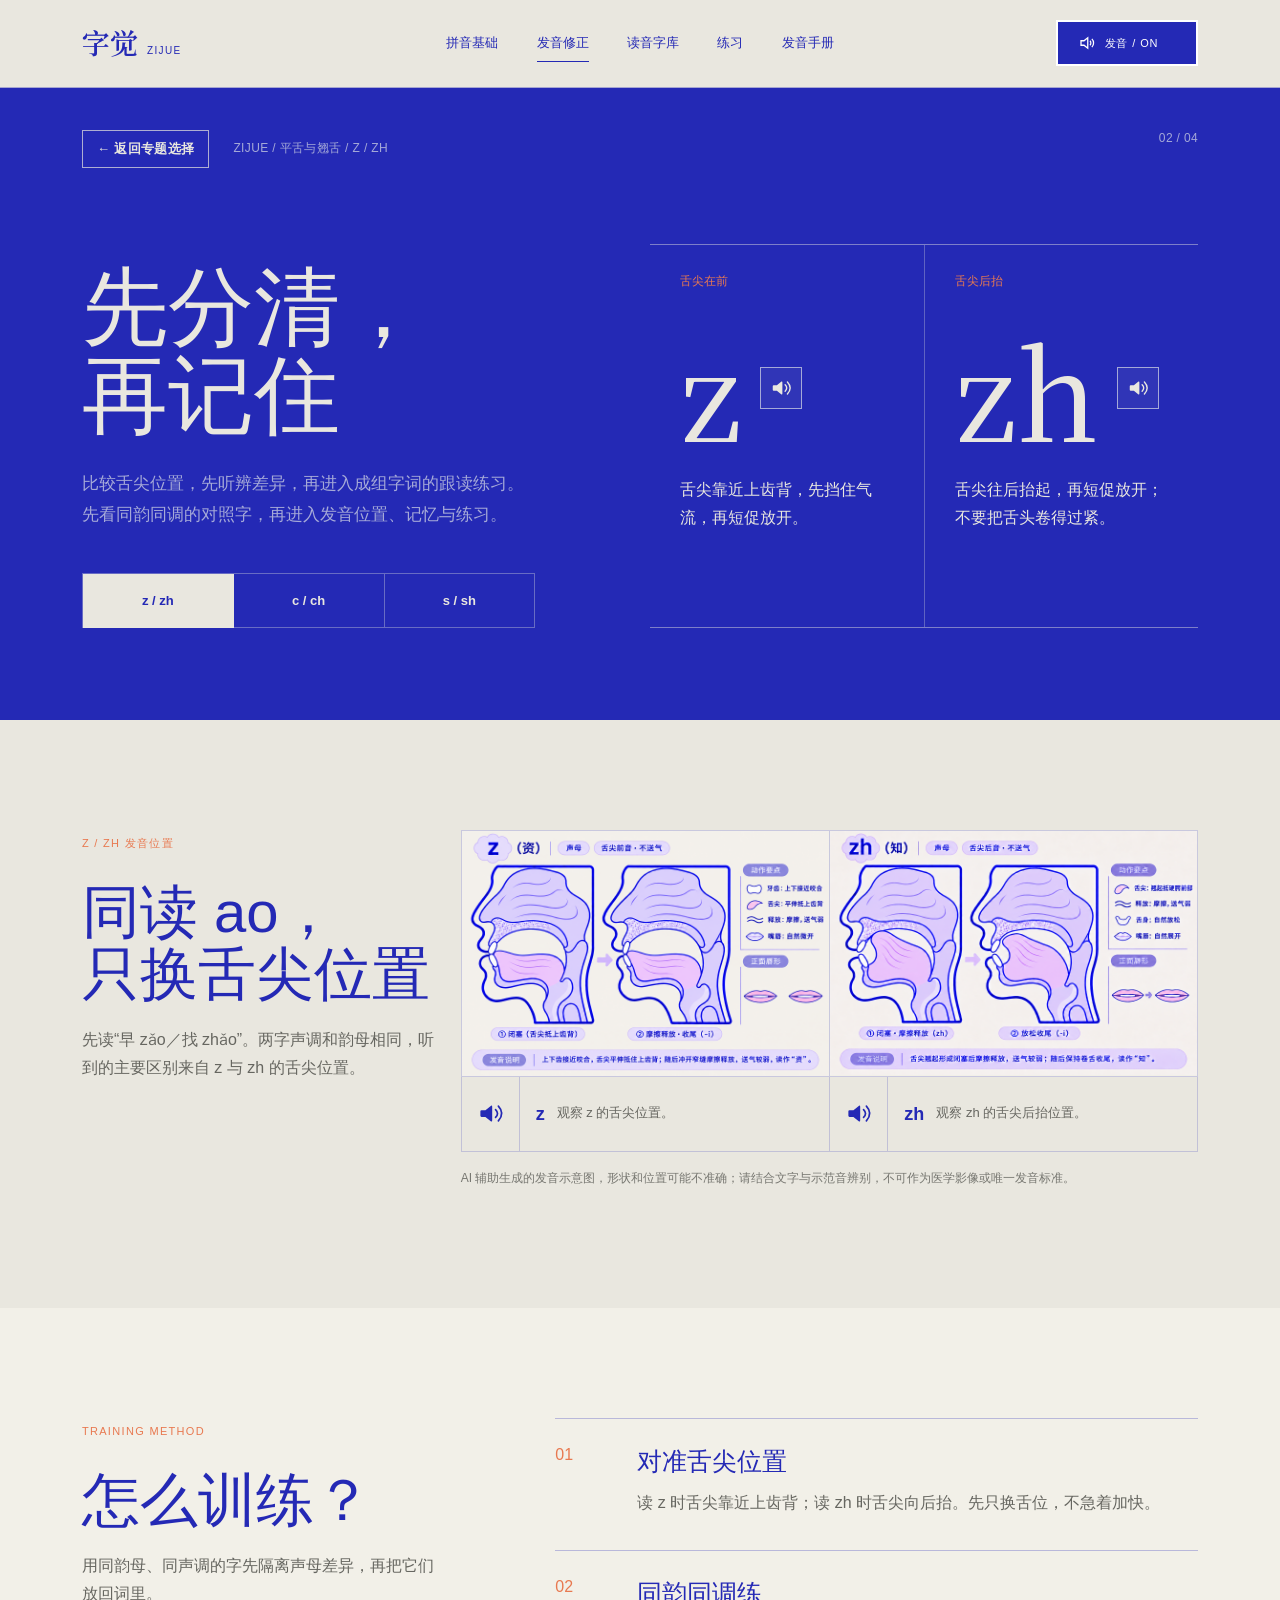
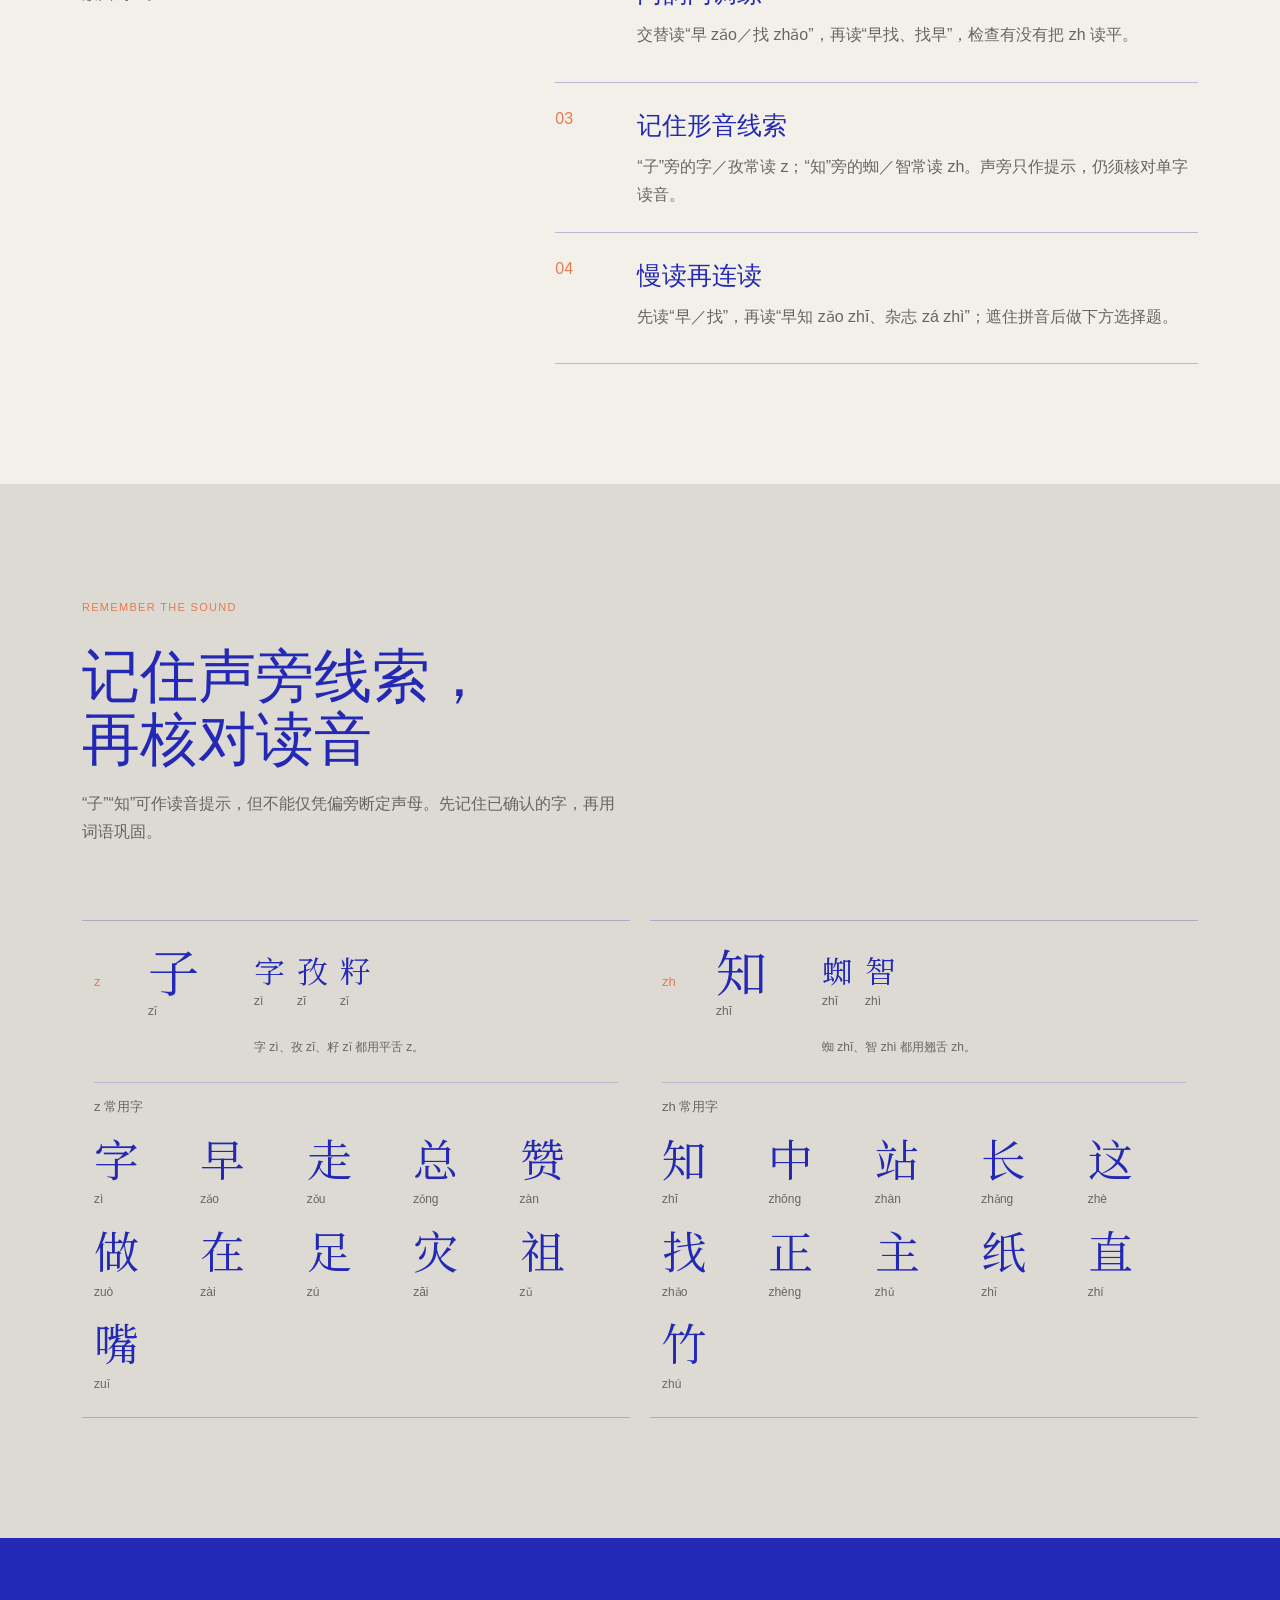
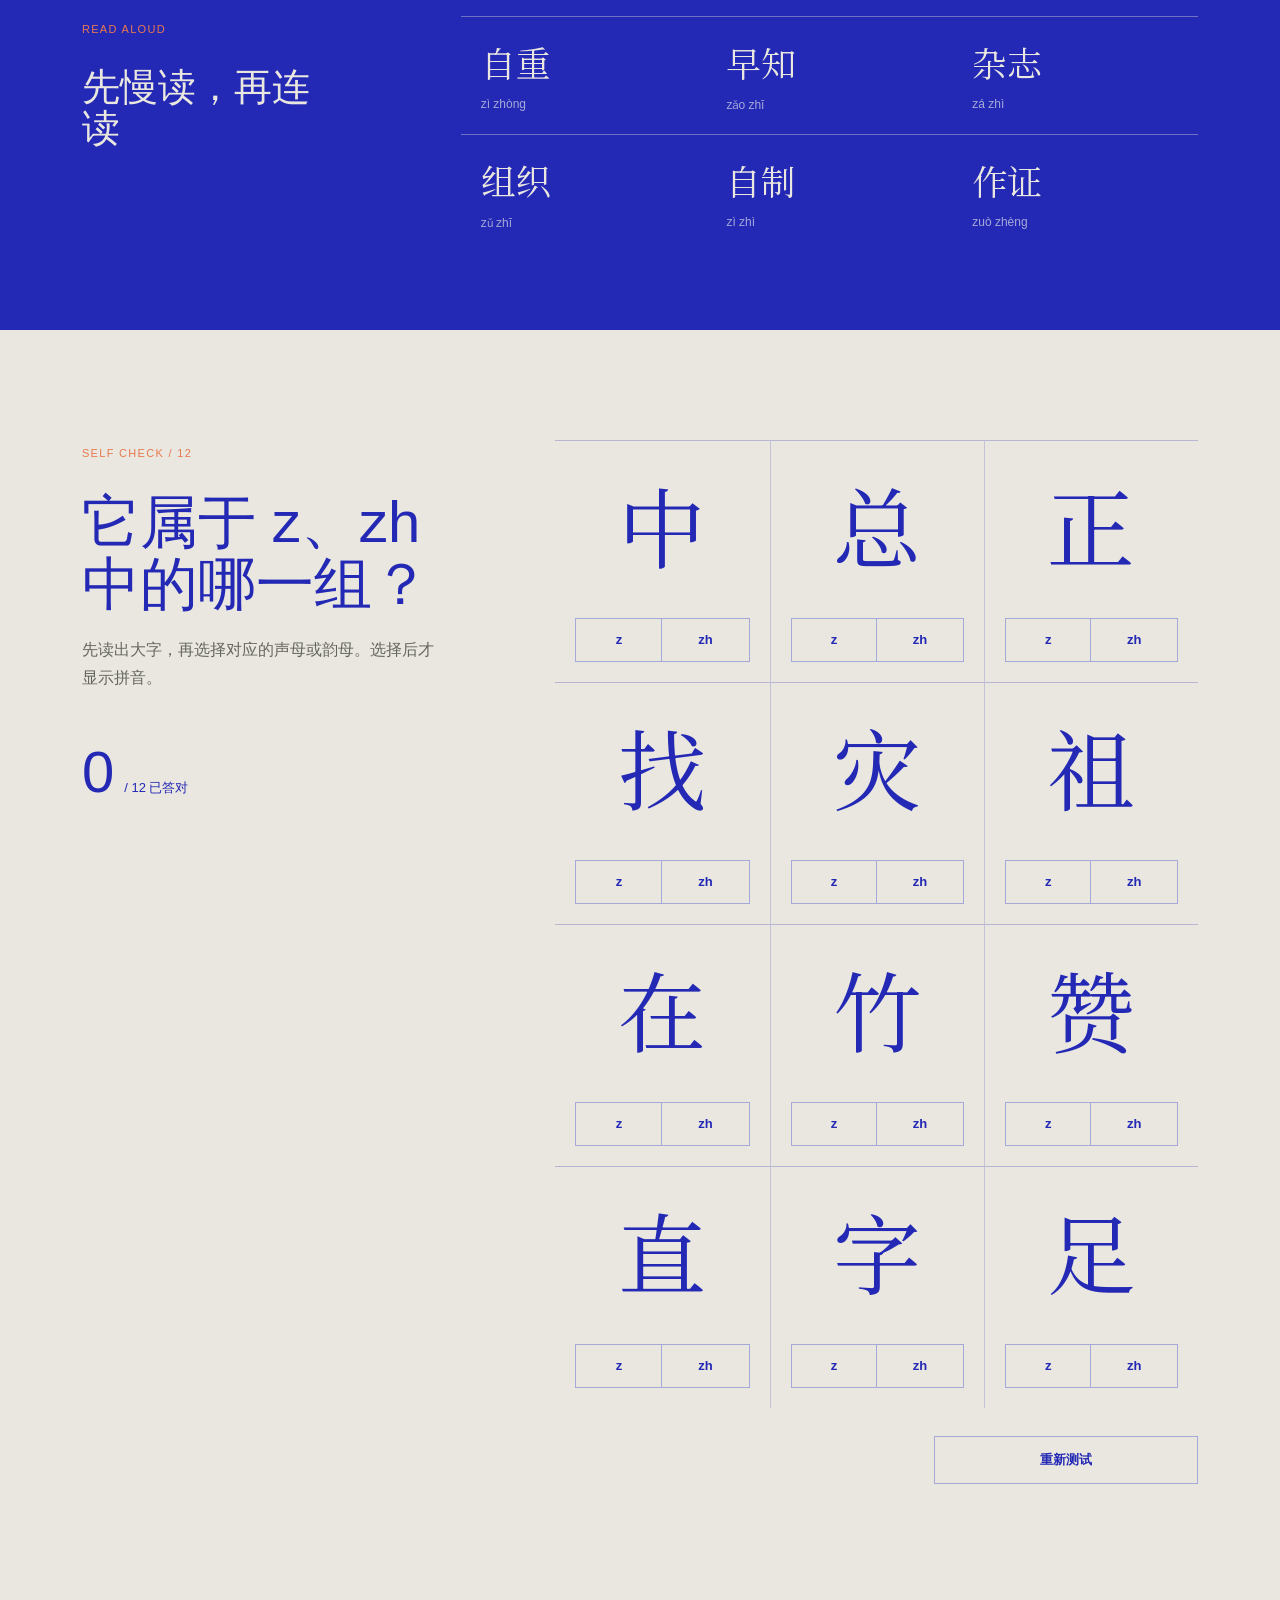
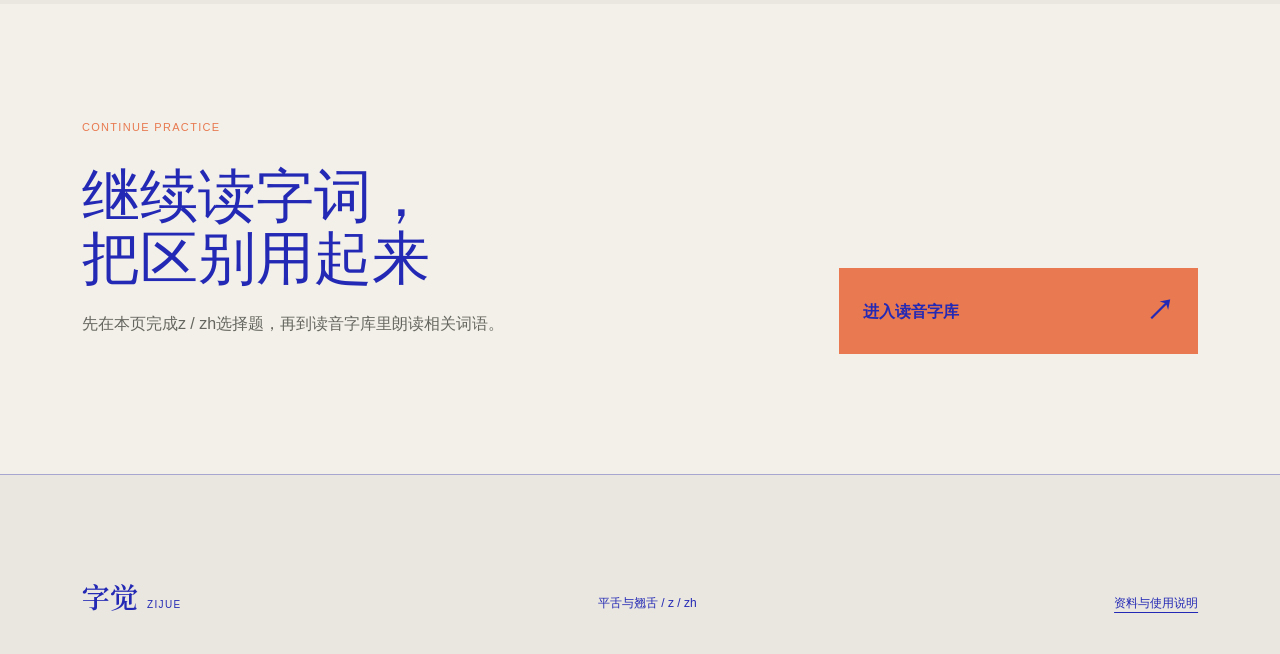
<file: topic-detail.html>
<!doctype html>
<html lang="zh-CN">
<head>
  <meta charset="utf-8"><meta name="viewport" content="width=device-width,initial-scale=1">
  <meta name="theme-color" content="#2429B5">
  <meta name="description" content="按发音位置、对比词、记忆线索与大字选择题练习普通话易混读音。">
  <title>发音专题｜字觉 ZIJUE</title>
  <link rel="stylesheet" href="styles.css?v=20261125-2">
  <link rel="stylesheet" href="nasal-an-ang.css?v=20261125-2">
  <link rel="stylesheet" href="topic-detail.css?v=20261125-2">
  <link rel="stylesheet" href="audio-player.css?v=20261124-5">
  <link rel="stylesheet" href="sound-settings.css?v=20261124-2">
</head>
<body>
  <a class="skip" href="#main">跳到主要内容</a>
  <header class="nav-shell"><a class="brand" href="index.html?from=site"><b>字觉</b><span>ZIJUE</span></a><nav aria-label="主要导航"><a href="basics.html">拼音基础</a><a aria-current="page" href="correction.html">发音修正</a><a href="characters.html">读音字库</a><a href="practice.html">练习</a><a href="notes.html">发音手册</a></nav><span class="nav-index" data-topic-index>PRONUNCIATION / 02</span></header>
  <main id="main">
    <section class="nasal-hero frame-grid">
      <div class="meta-row"><div class="hero-meta-left"><a class="topic-back" href="correction.html#topics">← 返回专题选择</a><span data-topic-meta>ZIJUE / 发音专题</span></div><span data-topic-number>02 / 04</span></div>
      <div class="hero-copy"><h1>先分清，<br>再记住</h1><p data-topic-intro></p><div class="nasal-switcher" role="tablist" aria-label="选择一组发音" data-topic-switcher></div></div>
      <div class="sound-contrast" aria-label="发音对比" data-sound-contrast></div>
    </section>
    <section class="articulation frame-grid" aria-labelledby="articulation-title">
      <div class="articulation-copy"><span data-articulation-label></span><h2 id="articulation-title" data-articulation-title></h2><p data-articulation-copy></p></div>
      <figure class="articulation-figure">
        <div class="articulation-images" data-articulation-images></div>
        <figcaption data-articulation-captions></figcaption>
      </figure>
      <p class="articulation-note">AI 辅助生成的发音示意图，形状和位置可能不准确；请结合文字与示范音辨别，不可作为医学影像或唯一发音标准。</p>
    </section>
    <section class="method frame-grid">
      <div class="section-heading"><span>TRAINING METHOD</span><h2>怎么训练？</h2><p data-method-intro></p></div>
      <ol class="method-steps" data-method-steps></ol>
    </section>
    <section class="memory frame-grid">
      <div class="section-heading"><span>REMEMBER THE SOUND</span><h2 data-memory-title>记住关键字，<br>带出一组</h2><p data-memory-intro></p></div>
      <div class="family-list" data-memory-list></div>
    </section>
    <section class="reading-strip" aria-label="对比词组">
      <div class="frame-grid"><div class="reading-title"><span>READ ALOUD</span><h2>先慢读，再连读</h2></div><div class="phrase-list" data-phrase-list></div></div>
    </section>
    <section class="nasal-test frame-grid" id="test">
      <div class="test-head"><span>SELF CHECK / 12</span><h2 data-test-title></h2><p data-test-copy>先读出大字，再判断它属于哪一组。选择后显示拼音。</p><div class="test-score" aria-live="polite"><strong data-score>0</strong><span data-score-label>/ 12 已答对</span></div></div>
      <div class="question-grid" data-question-grid></div>
      <button class="test-reset" type="button">重新测试</button>
    </section>
    <section class="library-cta frame-grid"><div><span>CONTINUE PRACTICE</span><h2>继续读字词，<br>把区别用起来</h2><p data-next-copy></p></div><a data-next-link href="characters.html">进入读音字库 <span aria-hidden="true">↗</span></a></section>
  </main>
  <footer><a class="brand" href="index.html?from=site"><b>字觉</b><span>ZIJUE</span></a><p data-footer-topic>发音专题</p><p><a class="site-source-link" href="notes.html#sources">资料与使用说明</a></p></footer>
  <script src="sound-settings.js?v=20261124-1"></script>
  <script src="audio-player.js?v=20261124-5"></script>
  <script src="practice-data.js?v=20261125-7"></script>
  <script src="topic-detail.js?v=20261125-11"></script>
</body>
</html>
</file>
<file: styles.css>
@font-face{font-family:"ZIJUE Serif SC";src:url("assets/fonts/ZIJUE-SourceHanSerifSC.woff2") format("woff2");font-style:normal;font-weight:250 900;font-display:swap}
:root{--blue:#2429B5;--paper:#E9E7DF;--orange:#E87950;--lav:#A5A9D8;--charcoal:#252525;--muted:#666660;--pale:#DCDAD3;--line:rgba(36,41,181,.34);--sans:"Source Han Sans SC","思源黑体 CN","Noto Sans CJK SC","PingFang SC",sans-serif;--serif:"ZIJUE Serif SC","Source Han Serif SC","思源宋体 CN","Noto Serif CJK SC","Songti SC",serif;--edge:clamp(48px,6.4vw,104px);--grid:repeat(12,minmax(0,1fr));--gap:20px}*{box-sizing:border-box}html{background:var(--paper);color:var(--charcoal);scroll-behavior:smooth}body{margin:0;font-family:var(--sans);font-size:16px;line-height:1.45}::selection{background:var(--orange);color:#fff}a{color:inherit}.skip{position:fixed;left:20px;top:10px;z-index:20;background:var(--blue);color:#fff;padding:10px 16px;transform:translateY(-160%)}.skip:focus{transform:none}.frame-grid{display:grid;grid-template-columns:var(--grid);column-gap:var(--gap);padding-left:var(--edge);padding-right:var(--edge)}.meta-row{display:flex;justify-content:space-between;color:var(--blue);font-size:12px;letter-spacing:.03em}.nav-shell{height:88px;padding:0 var(--edge);display:grid;grid-template-columns:180px 1fr 180px;align-items:center;border-bottom:1px solid var(--line);color:var(--blue)}.brand{display:inline-flex;align-items:baseline;gap:9px;text-decoration:none;color:var(--blue)}.brand b{font:600 28px/1 var(--serif)}.brand span{font-size:10px;letter-spacing:.14em}.nav-shell nav{display:flex;justify-content:center;gap:clamp(24px,3vw,52px)}.nav-shell nav a{font-size:13px;text-decoration:none;position:relative;padding:34px 0}.nav-shell nav a:after{content:"";position:absolute;left:0;right:100%;bottom:25px;height:1px;background:var(--blue);transition:right .25s}.nav-shell nav a:hover:after,.nav-shell nav a[aria-current="page"]:after{right:0}.nav-index{text-align:right;font-size:11px;letter-spacing:.08em}
.home-hero{min-height:690px;padding-top:36px;padding-bottom:38px;grid-template-rows:auto 1fr auto auto auto}.hero-meta{grid-column:1/-1}.hero-title{grid-column:1/-1;display:flex;align-items:center;justify-content:space-between;min-height:390px}.hero-title h1{margin:0;color:var(--blue);font:650 clamp(250px,25vw,410px)/.84 var(--serif);letter-spacing:-.11em}.orange-square{display:block;width:62px;height:62px;background:var(--orange);flex:none}.orange-square.small{width:14px;height:14px}.hero-en{grid-column:1/9;margin:0 0 30px;color:var(--blue);font-size:clamp(24px,2.2vw,38px);letter-spacing:.28em}.hero-rule{grid-column:1/-1;border-top:1px solid var(--blue)}.hero-statement{grid-column:1/6;margin:20px 0 0;color:var(--blue);font-size:22px;font-weight:600}.hero-copy{grid-column:6/11;margin:20px 0 0;color:var(--muted);max-width:34em}.text-action{grid-column:11/-1;justify-self:end;margin-top:20px;color:var(--blue);text-decoration:none;font-size:13px}.text-action span{margin-left:18px}.sound-band{background:var(--blue);color:var(--paper);padding:30px var(--edge) 28px}.band-head,.band-foot{display:flex;justify-content:space-between;align-items:center;font-size:11px}.sound-words{display:grid;grid-template-columns:repeat(4,1fr);margin:42px 0 26px}.sound-words div{text-align:center;border-bottom:1px solid rgba(233,231,223,.55);padding-bottom:20px}.sound-words small{display:block;color:var(--lav);font-size:18px}.sound-words strong{display:block;font:500 clamp(100px,10vw,160px)/1.1 var(--serif)}.band-foot p{margin:0;font-size:15px;font-weight:600}.learning-path{padding-top:86px;padding-bottom:96px}.section-meta{grid-column:1/-1}.learning-path h2{grid-column:1/-1;margin:22px 0 34px;color:var(--blue);font-size:clamp(64px,6.2vw,98px);font-weight:400;letter-spacing:-.05em}.path-grid{grid-column:1/-1;display:grid;grid-template-columns:1fr 1fr;gap:16px}.path{min-height:370px;padding:28px 30px;display:flex;flex-direction:column;text-decoration:none;color:var(--blue);transition:transform .2s}.path:hover{transform:translateY(-3px)}.path-blue{background:var(--blue);color:var(--paper)}.path-pale{background:var(--pale)}.path small{font-size:16px}.path strong{font-size:clamp(44px,4vw,66px);margin-top:24px}.path p{font-size:20px;margin:8px 0}.path>span{margin-top:auto;font-size:24px;color:var(--orange)}.index-preview{padding-top:72px;padding-bottom:96px}.index-preview .section-meta{padding-bottom:18px;border-bottom:1px solid var(--blue)}.index-links{grid-column:1/-1}.index-links a{display:grid;grid-template-columns:52px 2.2fr 3fr 30px;align-items:center;min-height:112px;border-bottom:1px solid var(--line);text-decoration:none;color:var(--blue)}.index-links a>span{color:var(--orange);font-size:13px}.index-links strong{font-size:31px;font-weight:500}.index-links small{font-size:14px;color:var(--muted)}.index-links i{font-style:normal}.index-links a:hover strong{padding-left:8px;transition:padding .2s}
.page-intro{min-height:610px;padding-top:40px;padding-bottom:60px;align-content:start;position:relative}.page-intro .meta-row{grid-column:1/-1}.page-intro h1{grid-column:1/10;color:var(--blue);font-size:clamp(82px,8.6vw,138px);line-height:1.02;letter-spacing:-.055em;font-weight:500;margin:74px 0 38px}.page-intro>p{grid-column:1/7;font-size:20px;color:var(--muted);margin:0}.page-intro .orange-square{position:absolute;right:var(--edge);bottom:68px;width:44px;height:44px}.entry-system{padding-top:34px;padding-bottom:90px}.entry-row{grid-column:1/-1;display:grid;grid-template-columns:82px 1fr auto;gap:26px;align-items:start;padding:30px 0;border-top:1px solid var(--line)}.entry-row>span{width:58px;height:58px;display:grid;place-items:center;background:var(--blue);color:#fff;font-size:20px}.entry-row h2{margin:0 0 8px;color:var(--blue);font-size:30px;font-weight:500}.entry-row p{margin:0;color:var(--muted)}.entry-row a,.entry-row button{align-self:center;border:0;background:none;color:var(--blue);font:500 14px var(--sans);text-decoration:none;cursor:pointer}.inline-notice{grid-column:2/-1;margin:10px 0 0;color:var(--orange);min-height:24px}.topics{background:var(--blue);color:var(--paper);padding:82px 0 90px}.topics .meta-row{color:var(--paper)}.topics-head h2{grid-column:1/9;font-size:clamp(62px,6vw,96px);line-height:1;margin:48px 0 20px;font-weight:400}.topics-head>p{grid-column:1/7;color:var(--lav);font-size:18px}.topic-groups{padding-top:54px}.topic-groups>section{grid-column:span 6;padding:26px 0 38px;border-top:1px solid rgba(233,231,223,.45)}.topic-groups>section:nth-child(odd){padding-right:30px}.topic-groups>section:nth-child(even){padding-left:30px}.topic-groups h3{font-size:24px;font-weight:500;margin:0 0 18px}.topic-buttons{display:flex;flex-wrap:wrap;gap:8px}.topic-buttons button{min-height:46px;padding:0 20px;border:1px solid rgba(233,231,223,.52);background:transparent;color:var(--paper);font:400 16px var(--sans);cursor:pointer}.topic-buttons button:hover,.topic-buttons button.active{background:var(--orange);border-color:var(--orange);color:#fff}.correction-flow{padding-top:90px;padding-bottom:110px}.correction-flow>.meta-row{grid-column:1/-1}.correction-flow h2{grid-column:1/7;color:var(--blue);font-size:58px;font-weight:400;line-height:1.1}.correction-flow ol{grid-column:7/-1;list-style:none;margin:30px 0 0;padding:0}.correction-flow li{display:grid;grid-template-columns:50px 1fr;padding:18px 0;border-top:1px solid var(--line);color:var(--blue);font-size:22px}.correction-flow li span{color:var(--orange);font-size:12px;padding-top:7px}
.character-page{padding-top:38px;padding-bottom:100px}.character-head{grid-column:1/-1}.character-head h1{font-size:72px;color:var(--blue);font-weight:500;margin:34px 0 18px}.character-tools{grid-column:1/-1;border-top:1px solid var(--line)}.tool-row{display:grid;grid-template-columns:80px 1fr 70px;min-height:54px;align-items:center;border-bottom:1px solid rgba(36,41,181,.14);font-size:12px;color:var(--blue)}.tool-row .segmented{grid-column:2/4}.segmented{display:flex;gap:6px}.segmented button{border:0;background:transparent;color:var(--muted);font:12px var(--sans);padding:7px 12px;cursor:pointer}.segmented button.active{background:#fff;color:var(--blue);border-radius:16px}.tool-row input{width:100%;accent-color:var(--blue)}.tool-row output{text-align:right}.final-filter{display:grid;grid-template-columns:repeat(5,1fr);gap:4px;margin:20px 0 42px}.final-filter button{height:50px;border:1px solid var(--lav);background:transparent;color:var(--blue);font:600 17px var(--sans);cursor:pointer}.final-filter button.active,.final-filter button:hover{background:var(--blue);color:var(--paper);border-color:var(--blue)}.hanzi-grid{grid-column:1/-1;display:grid;grid-template-columns:repeat(4,1fr)}.hanzi{position:relative;min-height:190px;border:0;border-bottom:1px solid rgba(36,41,181,.16);background:transparent;color:var(--blue);cursor:pointer;display:grid;place-items:center;padding:30px 10px 16px}.hanzi strong{font-family:var(--serif);font-size:var(--char-size);font-weight:var(--char-weight);line-height:1}.hanzi small{position:absolute;top:12px;font-size:13px;font-family:var(--sans);font-weight:400;opacity:0;transform:translateY(4px);transition:.18s}.hanzi-grid[data-font="sans"] .hanzi strong{font-family:var(--sans)}.hanzi-grid[data-pinyin="all"] .hanzi small,.hanzi-grid[data-pinyin="hover"] .hanzi:hover small,.hanzi-grid[data-pinyin="hover"] .hanzi.pinned small{opacity:1;transform:none}.hanzi:hover{background:rgba(165,169,216,.16)}.hanzi[hidden]{display:none}.character-note{grid-column:1/-1;font-size:11px;color:var(--muted);margin-top:18px}.orange-dot{display:inline-block;width:7px;height:7px;background:var(--orange);margin-right:7px}footer{min-height:180px;padding:42px var(--edge);border-top:1px solid var(--line);display:grid;grid-template-columns:1fr 1fr auto;align-items:end;color:var(--blue)}footer p{margin:0;font-size:12px}button:focus-visible,a:focus-visible,input:focus-visible{outline:2px solid var(--orange);outline-offset:3px}
@media(min-width:1700px){:root{--edge:9vw;--gap:24px}.home-hero{min-height:760px}.hero-title{min-height:450px}}@media(max-width:1050px){.nav-shell{grid-template-columns:140px 1fr}.nav-index{display:none}.nav-shell nav{gap:18px}.hero-title h1{font-size:250px}.hero-en{grid-column:1/10}.hero-copy{grid-column:6/-1}.topic-groups>section{grid-column:1/-1!important;padding-left:0!important;padding-right:0!important}}@media(max-width:760px){:root{--edge:24px;--gap:12px}.nav-shell{height:auto;padding-top:20px;padding-bottom:20px}.nav-shell nav{display:none}.home-hero{min-height:620px}.hero-title{min-height:260px}.hero-title h1{font-size:46vw}.orange-square{width:32px;height:32px}.hero-en{grid-column:1/-1;font-size:18px}.hero-statement,.hero-copy{grid-column:1/-1}.text-action{grid-column:1/-1;justify-self:start}.sound-words strong{font-size:20vw}.learning-path h2{font-size:56px}.path-grid{grid-template-columns:1fr}.path{min-height:290px}.index-links a{grid-template-columns:42px 1fr 20px}.index-links small{display:none}.page-intro h1{grid-column:1/-1;font-size:64px}.page-intro>p{grid-column:1/-1}.entry-row{grid-template-columns:60px 1fr}.entry-row>a,.entry-row>button{grid-column:2;justify-self:start}.topics-head h2,.topics-head>p{grid-column:1/-1}.correction-flow h2,.correction-flow ol{grid-column:1/-1}.hanzi-grid{grid-template-columns:repeat(2,1fr)}.hanzi{min-height:160px}.hanzi strong{font-size:min(var(--char-size),90px)}footer{grid-template-columns:1fr;gap:14px}}@media(prefers-reduced-motion:reduce){html{scroll-behavior:auto}*,*:before,*:after{transition-duration:.01ms!important}}


.site-source-link{color:inherit;text-decoration:underline;text-decoration-thickness:1px;text-underline-offset:5px}
.site-source-link:hover{color:var(--orange)}
</file>
<file: refinements.css>
.path.path-neutral{background:#DCDAD3;color:#2429B5;transition:background-color .55s cubic-bezier(.22,.7,.25,1),color .55s cubic-bezier(.22,.7,.25,1),transform .3s cubic-bezier(.22,.7,.25,1)}.path.path-neutral:hover,.path.path-neutral:focus-visible{background:#2429B5;color:#E9E7DF;transform:translateY(-3px)}.path.path-neutral small,.path.path-neutral p{transition:color .55s cubic-bezier(.22,.7,.25,1)}.path.path-priority small{color:#E87950}.path.path-neutral:hover small,.path.path-neutral:hover p,.path.path-neutral:focus-visible small,.path.path-neutral:focus-visible p{color:#E9E7DF}.path .path-arrow{display:block;width:34px;height:34px;margin-top:auto;color:#E87950;font-size:27px;line-height:34px;transform-origin:50% 50%;opacity:0;visibility:hidden}.path:hover .path-arrow,.path:focus-visible .path-arrow{visibility:visible;animation:path-arrow-launch .9s cubic-bezier(.2,.72,.22,1) both}@keyframes path-arrow-launch{0%{opacity:0;transform:translate(-8px,8px) rotate(-45deg) scale(.35)}18%{opacity:1}58%{opacity:1;transform:translate(4px,-4px) rotate(315deg) scale(1)}100%{opacity:1;transform:translate(12px,-12px) rotate(360deg) scale(1)}}.library-scope{display:grid;grid-template-columns:110px minmax(0,760px);gap:24px;margin:0 0 26px;padding:18px 0;border-top:1px solid rgba(36,41,181,.34);border-bottom:1px solid rgba(36,41,181,.16);color:#2429B5}.library-scope strong{font-size:13px}.library-scope p{margin:0;color:#666660;font-size:14px;line-height:1.65}@media(prefers-reduced-motion:reduce){.path:hover .path-arrow,.path:focus-visible .path-arrow{animation:none;opacity:1;transform:translate(12px,-12px)}}
</file>
<file: loader.css>
@import url("home-effects.css?v=20261124-6");
@import url("example-grid.css");
@import url("home-effects-overrides.css?v=20261124-1");
@import url("cta-override.css");
@import url("polish.css");
@import url("arrow-override.css");
.launch-screen{position:fixed;inset:0;z-index:1000;display:grid;place-content:center;background:#E9E7DF;color:#2429B5;overflow:hidden;perspective:1000px;perspective-origin:50% 50%;opacity:1;transition:opacity 1s cubic-bezier(.22,.7,.25,1),visibility 1s}.launch-screen.is-finishing{opacity:0;pointer-events:none}.launch-screen.is-finished{visibility:hidden;pointer-events:none}.launch-cubes{display:grid;place-items:center;width:124px;height:124px;perspective:1000px;perspective-origin:50% 50%}.launch-cube{--cube:124px;position:relative;width:var(--cube);height:var(--cube);transform-style:preserve-3d;transform-origin:50% 50%;animation:cube-turn 5.3s cubic-bezier(.58,.02,.18,1) .35s both}.cube-face{position:absolute;inset:0;display:grid;place-items:center;backface-visibility:hidden;border:1px solid rgba(36,41,181,.28);font:600 52px/1 "ZIJUE Serif SC","Source Han Serif SC","Songti SC",serif}.cube-front,.cube-back{background:#2429B5;color:#E9E7DF}.cube-right,.cube-left{background:#E9E7DF;color:#2429B5;font:500 30px/1 "Source Han Sans SC",sans-serif}.cube-front{transform:rotateY(0deg) translateZ(62px)}.cube-right{transform:rotateY(90deg) translateZ(62px)}.cube-back{transform:rotateY(180deg) translateZ(62px)}.cube-left{transform:rotateY(-90deg) translateZ(62px)}.launch-caption{position:relative;display:flex;justify-content:space-between;width:252px;margin:48px 0 0;margin-left:-64px;padding-top:13px;font:500 11px/1.2 "Source Han Sans SC",sans-serif;letter-spacing:.12em;opacity:0;animation:caption-in .6s ease .72s forwards}.launch-caption:after{content:"";position:absolute;left:0;top:0;width:100%;height:1px;background:rgba(36,41,181,.16)}.launch-caption:before{content:"";position:absolute;left:0;top:0;width:0;height:1px;background:#2429B5;z-index:1;animation:load-line 5.3s cubic-bezier(.12,.7,.18,1) .35s both}@keyframes cube-turn{0%,8%{transform:rotateY(0)}25%{transform:rotateY(-90deg)}45%{transform:rotateY(-180deg)}65%{transform:rotateY(-270deg)}100%{transform:rotateY(-360deg)}}@keyframes load-line{0%{width:0}12%{width:7%}40%{width:66%}72%{width:82%}92%{width:94%}100%{width:100%}}@keyframes caption-in{to{opacity:1}}@media(prefers-reduced-motion:reduce){.launch-cube{animation:none;transform:rotateY(0)}.launch-caption{animation:none;opacity:1}.launch-caption:before{animation:none;width:100%}}
</file>
<file: polish.css>
.hero-title h1{letter-spacing:-.14em}.hero-en{margin-top:38px;margin-bottom:32px}.about-section{position:relative;padding-top:100px;padding-bottom:112px;border-top:1px solid rgba(36,41,181,.34)}.about-section .section-meta{grid-column:1/-1}.about-section h2{grid-column:1/7;margin:54px 0 0;color:#2429B5;font-size:clamp(56px,5.6vw,88px);font-weight:400;line-height:1.08;letter-spacing:-.04em}.about-copy{grid-column:8/-1;margin-top:60px;color:#666660;font-size:18px;line-height:1.75}.about-copy p{margin:0 0 24px}.about-section>.orange-square{position:absolute;right:var(--edge);bottom:72px;width:28px;height:28px}.sound-words>div{min-height:250px}.sound-words>div small{position:absolute;left:50%;top:6px;transform:translateX(-50%);white-space:nowrap;letter-spacing:.04em}.sound-words>div strong{position:absolute;left:50%;top:57%;transform:translate(-50%,-50%);margin:0}.sound-words>div:before{top:57%;width:min(13vw,176px);height:min(13vw,176px);background:linear-gradient(to right,transparent calc(50% - .5px),rgba(233,231,223,.45) 50%,transparent calc(50% + .5px)),linear-gradient(to bottom,transparent calc(50% - .5px),rgba(233,231,223,.45) 50%,transparent calc(50% + .5px)),linear-gradient(45deg,transparent calc(50% - .5px),rgba(233,231,223,.28) 50%,transparent calc(50% + .5px)),linear-gradient(-45deg,transparent calc(50% - .5px),rgba(233,231,223,.28) 50%,transparent calc(50% + .5px))}.launch-caption:before{width:100%;transform:scaleX(0);transform-origin:left center;animation:load-line-smooth 5.3s linear .35s both}@keyframes load-line-smooth{0%{transform:scaleX(0);animation-timing-function:cubic-bezier(.38,.01,.68,.2)}18%{transform:scaleX(.1);animation-timing-function:cubic-bezier(.12,.72,.18,1)}44%{transform:scaleX(.68);animation-timing-function:cubic-bezier(.35,.05,.55,.9)}82%{transform:scaleX(.88);animation-timing-function:cubic-bezier(.25,.5,.35,1)}96%{transform:scaleX(.96);animation-timing-function:cubic-bezier(.05,.7,.15,1)}100%{transform:scaleX(1)}}
</file>
<file: arrow-override.css>
.path .path-arrow,.index-links a i{display:block;color:#2429B5;opacity:1;visibility:visible;width:30px;height:30px;margin-top:auto;font-size:0;line-height:0;transform:none}.path-arrow svg,.index-links i svg{display:block;width:100%;height:100%;fill:none;stroke:currentColor;stroke-width:1.35;stroke-linecap:round;stroke-linejoin:round;overflow:visible}.path:hover .path-arrow,.path:focus-visible .path-arrow,.index-links a:hover i,.index-links a:focus-visible i{visibility:visible;animation:arrow-reveal .68s cubic-bezier(.18,.75,.2,1) both}.path:hover .path-arrow svg,.path:focus-visible .path-arrow svg,.index-links a:hover i svg,.index-links a:focus-visible i svg{stroke:#E87950}.path-arrow path,.index-links i path{stroke-dasharray:29;stroke-dashoffset:0}.path:hover .path-arrow path,.path:focus-visible .path-arrow path,.index-links a:hover i path,.index-links a:focus-visible i path{animation:arrow-draw .68s cubic-bezier(.18,.75,.2,1) both}@keyframes arrow-reveal{0%{opacity:1}12%{opacity:0}13%{opacity:1}100%{opacity:1}}@keyframes arrow-draw{0%,12%{stroke-dashoffset:0}13%{stroke-dashoffset:29}100%{stroke-dashoffset:0}}.index-links a{padding-left:24px;padding-right:20px}.index-links a i{justify-self:end;margin:0;width:32px;height:32px}.index-links a:hover>span,.index-links a:focus-visible>span{color:#E87950}
</file>
<file: cta-override.css>
.text-action{grid-column:11/-1;justify-self:end;min-width:148px;min-height:92px;padding:16px 18px;gap:8px}.text-action .direction-arrow{width:25px;height:31px;margin:0;font-size:0;line-height:0}.text-action .direction-arrow svg{display:block;width:100%;height:100%;fill:none;stroke:currentColor;stroke-width:1.35;stroke-linecap:round;stroke-linejoin:round}.text-action:hover .direction-arrow,.text-action:focus-visible .direction-arrow{transform:translateY(4px) scale(1.04)}
</file>
<file: pinyin-mi-grid.css>
.sound-words{margin-top:38px}.sound-words>div{position:relative;min-height:342px;padding-bottom:18px;isolation:isolate;overflow:visible}.sound-words>div:before{content:none}.practice-grid{--practice-width:min(13vw,176px);--pinyin-height:96px;--mi-size:var(--practice-width);position:absolute;z-index:0;left:50%;top:0;width:var(--practice-width);height:calc(var(--pinyin-height) + var(--mi-size));transform:translateX(-50%) scale(.96);opacity:0;transition:opacity .22s ease,transform .34s cubic-bezier(.22,.7,.25,1);pointer-events:none}.sound-words>div:hover .practice-grid,.sound-words>div:focus-within .practice-grid{opacity:1;transform:translateX(-50%) scale(1)}.pinyin-grid,.mi-grid{display:block;position:absolute;left:0;width:100%;box-sizing:border-box;border:1px solid rgba(233,231,223,.72)}.pinyin-grid{top:0;height:var(--pinyin-height);background:repeating-linear-gradient(to right,rgba(233,231,223,.58) 0 4px,transparent 4px 8px) 0 33.333%/100% 1px no-repeat,repeating-linear-gradient(to right,rgba(233,231,223,.58) 0 4px,transparent 4px 8px) 0 66.666%/100% 1px no-repeat}.mi-grid{top:var(--pinyin-height);height:var(--mi-size);border-top:0;background:repeating-linear-gradient(to right,rgba(233,231,223,.5) 0 4px,transparent 4px 8px) 0 50%/100% 1px no-repeat,repeating-linear-gradient(to bottom,rgba(233,231,223,.5) 0 4px,transparent 4px 8px) 50% 0/1px 100% no-repeat,linear-gradient(45deg,transparent calc(50% - .5px),rgba(233,231,223,.44) 50%,transparent calc(50% + .5px)),linear-gradient(-45deg,transparent calc(50% - .5px),rgba(233,231,223,.44) 50%,transparent calc(50% + .5px))}.sound-words>div small,.sound-words>div strong{position:absolute;z-index:1;left:50%;margin:0;transform:translate(-50%,-50%);transition:top .34s cubic-bezier(.22,.7,.25,1),color .2s ease,font-weight .2s ease,text-shadow .2s ease}.sound-words>div small{top:10px;height:36px;color:var(--lav);font-family:"Source Han Sans SC","Noto Sans SC",Arial,sans-serif;font-size:18px;font-weight:400;line-height:36px;letter-spacing:.015em;white-space:nowrap}.sound-words>div strong{--practice-width:min(13vw,176px);top:58%;width:var(--practice-width);height:var(--practice-width);display:grid;place-items:center;color:var(--paper);font:500 clamp(96px,8.4vw,128px)/1 var(--serif);text-align:center;padding:0 0 .045em;box-sizing:border-box}.sound-words>div:hover small,.sound-words>div:focus-within small{top:48px;color:#fff;font-size:30px;font-weight:650;line-height:36px;text-shadow:0 0 .01px currentColor}.sound-words>div:hover strong,.sound-words>div:focus-within strong{top:calc(96px + (var(--practice-width) / 2) - 5px)}@media(max-width:1050px){.practice-grid,.sound-words>div strong{--practice-width:150px}}@media(prefers-reduced-motion:reduce){.practice-grid,.sound-words>div small,.sound-words>div strong{transition-duration:.01ms}}
</file>
<file: path-guide.css>
.path{position:relative;overflow:hidden}.path-guide{position:absolute;z-index:2;right:7%;bottom:-46px;width:min(25vw,330px);height:auto;margin:0!important;color:#E87950;opacity:0;pointer-events:none}.path-guide svg{display:block;width:100%;height:auto;overflow:visible;fill:none;stroke:currentColor;stroke-width:3;stroke-linecap:round;stroke-linejoin:round}.path-guide path{stroke-dasharray:310;stroke-dashoffset:310}.path:hover .path-arrow,.path:focus-visible .path-arrow{opacity:0!important;visibility:hidden!important;animation:none!important}.path:hover .path-guide,.path:focus-visible .path-guide{opacity:1;animation:guide-arrive .12s ease-out both}.path:hover .path-guide .guide-shaft,.path:focus-visible .path-guide .guide-shaft{animation:guide-draw .62s cubic-bezier(.18,.76,.2,1) .04s forwards}.path:hover .path-guide .guide-head,.path:focus-visible .path-guide .guide-head{animation:guide-draw .3s cubic-bezier(.18,.76,.2,1) .48s forwards}@keyframes guide-arrive{from{opacity:0}to{opacity:1}}@keyframes guide-draw{to{stroke-dashoffset:0}}@media(prefers-reduced-motion:reduce){.path:hover .path-guide,.path:focus-visible .path-guide{animation:none;opacity:1}.path:hover .path-guide path,.path:focus-visible .path-guide path{animation:none;stroke-dashoffset:0}}
</file>
<file: index-guide.css>
.index-links a{position:relative;overflow:hidden}.index-links a:hover strong,.index-links a:focus-visible strong{padding-left:0!important}.index-guide{position:absolute!important;z-index:2;right:-16px;bottom:-31px;width:150px;height:112px;color:#E87950!important;opacity:0;pointer-events:none}.index-guide svg{display:block;width:100%;height:100%;fill:none;stroke:currentColor;stroke-width:1.8;stroke-linecap:round;stroke-linejoin:round}.index-guide path{stroke-dasharray:180;stroke-dashoffset:180}.index-links a:hover>i,.index-links a:focus-visible>i{opacity:0!important;visibility:hidden!important;animation:none!important}.index-links a:hover .index-guide,.index-links a:focus-visible .index-guide{opacity:1}.index-links a:hover .index-guide path:first-child,.index-links a:focus-visible .index-guide path:first-child{animation:index-guide-draw .5s cubic-bezier(.18,.76,.2,1) forwards}.index-links a:hover .index-guide path:last-child,.index-links a:focus-visible .index-guide path:last-child{animation:index-guide-draw .26s cubic-bezier(.18,.76,.2,1) .35s forwards}@keyframes index-guide-draw{to{stroke-dashoffset:0}}@media(prefers-reduced-motion:reduce){.index-links a:hover .index-guide path,.index-links a:focus-visible .index-guide path{animation:none;stroke-dashoffset:0}}
</file>
<file: hero-path-trigger.css>
.hero-path-trigger {
  position: relative;
  z-index: 6;
  display: block;
  flex: none;
  width: 62px;
  height: 62px;
  margin-right: 94px;
  overflow: visible;
  isolation: isolate;
  background: #E87950;
  color: #fff;
  text-decoration: none;
}

.hero-path-trigger::before {
  content: "";
  position: absolute;
  z-index: -1;
  left: 50%;
  top: 50%;
  width: 250px;
  height: 166px;
  background: #E87950;
  transform: translate(-50%,-50%) scale(.248,.374);
  transform-origin: center;
  transition: transform .48s cubic-bezier(.16,.76,.18,1);
}

.hero-path-trigger span {
  position: absolute;
  left: -72px;
  top: -38px;
  width: 112px;
  color: #fff;
  font: 600 17px/1.38 "Source Han Sans SC","Noto Sans SC",sans-serif;
  letter-spacing: .06em;
  text-align: left;
  opacity: 0;
  transition: opacity .18s ease .13s;
}

.hero-path-trigger svg {
  position: absolute;
  right: -82px;
  bottom: -46px;
  width: 150px;
  height: 100px;
  overflow: visible;
  fill: none;
  stroke: #fff;
  stroke-width: 3;
  stroke-linecap: round;
  stroke-linejoin: round;
  opacity: 0;
}

.hero-path-trigger:hover::before,
.hero-path-trigger:focus-visible::before {
  transform: translate(-50%,-50%) scale(1);
}

.hero-path-trigger:hover span,
.hero-path-trigger:focus-visible span {
  opacity: 1;
}

.hero-path-trigger:hover svg,
.hero-path-trigger:focus-visible svg {
  opacity: 1;
  animation: hero-path-arrow-in .62s cubic-bezier(.16,.76,.18,1) both;
}

@keyframes hero-path-arrow-in {
  from { transform: translate(-70px,62px); }
  to { transform: translate(0,0); }
}

.hero-path-trigger:focus-visible {
  outline: 2px solid #2429B5;
  outline-offset: 5px;
}

@media (prefers-reduced-motion:reduce) {
  .hero-path-trigger::before,
  .hero-path-trigger span { transition: none; }
  .hero-path-trigger:hover svg,
  .hero-path-trigger:focus-visible svg { animation: none; }
}
</file>
<file: sound-marquee.css>
.sound-marquee{width:100%;margin:38px 0 26px;overflow:hidden}
.sound-track{display:flex;width:max-content;animation:sound-scroll-left 32s linear infinite;animation-play-state:paused;will-change:transform}
.sound-marquee.is-in-view .sound-track{animation-play-state:running}
.sound-marquee:hover .sound-track,.sound-marquee:focus-within .sound-track,.sound-marquee.is-in-view:hover .sound-track,.sound-marquee.is-in-view:focus-within .sound-track{animation-play-state:paused}
.sound-marquee .sound-words{display:flex;flex:none;margin:0}
.sound-marquee .sound-words>div{flex:0 0 clamp(230px,20vw,290px);width:clamp(230px,20vw,290px);margin:0;min-height:342px}
.sound-accent{color:inherit;transition:color .18s ease}
.sound-words>div:hover .sound-accent,.sound-words>div:focus-within .sound-accent{color:#E87950}
@keyframes sound-scroll-left{to{transform:translateX(-50%)}}
@media(max-width:1050px){.sound-marquee .sound-words>div{flex-basis:240px;width:240px}}
@media(prefers-reduced-motion:reduce){.sound-track{animation:none}.sound-marquee{overflow-x:auto;scrollbar-width:thin;scrollbar-color:#E87950 transparent}.sound-accent{transition:none}}
</file>
<file: mouth-cursor.css>
.mouth-cursor{--cursor-x:-60px;--cursor-y:-60px;--lip-fill:#E87950;--lip-stroke:#2429B5;--lip-line:#2429B5;--mouth-cavity:#2429B5;--teeth-fill:#F2F0E8;position:fixed;z-index:2000;left:0;top:0;width:36px;height:auto;aspect-ratio:100/64;pointer-events:none;user-select:none;opacity:0;transform:translate3d(var(--cursor-x),var(--cursor-y),0) translate(-50%,-50%);transition:opacity .12s ease}
.mouth-cursor[data-surface="blue"]{--lip-fill:#E9E7DF;--lip-stroke:#E87950;--lip-line:#E87950}
.mouth-cursor[data-surface="orange"]{--lip-fill:#E9E7DF;--lip-stroke:#2429B5;--lip-line:#2429B5}
.mouth-cursor.is-visible{opacity:1}
.mouth-cursor svg{display:block;width:100%;height:auto;overflow:visible;fill:none;stroke:none}
.mouth-cursor .lip-shape{fill:var(--lip-fill);stroke:var(--lip-stroke);stroke-width:3.1;stroke-linecap:round;stroke-linejoin:round}
.mouth-cursor .lip-line{fill:none;stroke:var(--lip-line);stroke-width:3.1;stroke-linecap:round;stroke-linejoin:round}
.mouth-cursor .mouth-cavity{fill:var(--mouth-cavity);stroke:var(--lip-stroke);stroke-width:2.4;stroke-linejoin:round}
.mouth-cursor .teeth-row{fill:var(--teeth-fill);stroke:none}
.mouth-cursor .mouth-state-open{display:none}
.mouth-cursor.is-open .mouth-state-closed{display:none}
.mouth-cursor.is-open .mouth-state-open{display:inline}
@media(hover:hover) and (pointer:fine){body.has-mouth-cursor,body.has-mouth-cursor *{cursor:none!important}}
@media(hover:none),(pointer:coarse){.mouth-cursor{display:none}}
</file>
<file: basics.css>
.basics-hero{position:relative;min-height:760px;padding-top:40px;padding-bottom:72px;align-content:start}
.basics-hero>.meta-row{grid-column:1/-1}
.basics-hero h1{grid-column:1/11;margin:74px 0 24px;color:#2429B5;font-size:clamp(92px,10vw,154px);font-weight:500;line-height:.98;letter-spacing:-.035em}
.basics-hero>p{grid-column:1/7;max-width:43em;margin:0;color:#666660;font-size:19px;line-height:1.7}
.basics-hero>.orange-square{position:absolute;right:var(--edge);top:280px;width:48px;height:48px}
.basics-map{grid-column:1/-1;display:grid;grid-template-columns:repeat(4,1fr);margin-top:88px;border-top:1px solid rgba(36,41,181,.38)}
.basics-map a{min-height:150px;padding:22px 20px;border-right:1px solid rgba(36,41,181,.2);color:#2429B5;text-decoration:none;transition:background-color .22s ease,color .22s ease}
.basics-map a:last-child{border-right:0}
.basics-map span{display:block;color:#E87950;font-size:11px}
.basics-map strong{display:block;margin:24px 0 8px;font-size:28px;font-weight:500}
.basics-map small{color:#666660;font-size:13px;transition:color .22s ease}
.basics-map a:hover,.basics-map a:focus-visible{background:#2429B5;color:#E9E7DF;outline:none}
.basics-map a:hover small,.basics-map a:focus-visible small{color:#A5A9D8}
.basics-map a:focus-visible{box-shadow:inset 0 0 0 2px #E87950}

.initials-section{padding:92px 0 110px;background:#2429B5;color:#E9E7DF;scroll-margin-top:20px}
.basics-section-head>.meta-row,.initials-section .basics-section-head>.meta-row,.whole-section .basics-section-head>.meta-row{grid-column:1/-1;color:inherit}
.basics-section-head h2{grid-column:1/8;margin:58px 0 18px;font-size:clamp(72px,7vw,108px);font-weight:400;line-height:1}
.basics-section-head>p{grid-column:8/-1;align-self:end;max-width:38em;margin:0 0 20px;color:#A5A9D8;font-size:16px;line-height:1.7}
.initial-viewer-option{margin-top:40px}.initial-viewer-option button{grid-column:11/-1;justify-self:end;min-width:118px;min-height:42px;padding:0 16px;border:1px solid rgba(233,231,223,.5);background:transparent;color:#E9E7DF;font:500 12px/1 "Source Han Sans SC",sans-serif;cursor:pointer;transition:background-color .2s ease,color .2s ease}.initial-viewer-option button:hover,.initial-viewer-option button:focus-visible,.initial-viewer-option button[aria-expanded="true"]{background:#E9E7DF;color:#2429B5;outline:0}
.phonetic-groups{margin-top:24px}
.phonetic-groups article{position:relative;grid-column:span 6;min-height:178px;display:grid;grid-template-columns:128px 1fr 72px;align-items:center;padding:26px 30px;border-top:1px solid rgba(233,231,223,.42);transition:background-color .22s ease,color .22s ease,padding .28s cubic-bezier(.2,.72,.22,1)}
.phonetic-groups article[data-initial-group]{cursor:pointer}
.phonetic-groups article>span{color:#A5A9D8;font-size:13px;transition:color .22s ease}
.phonetic-groups article>strong{display:flex;align-items:center;flex-wrap:wrap;font:500 clamp(38px,3.2vw,52px)/1 "Source Han Sans SC",sans-serif;letter-spacing:.02em}
.phonetic-groups article>strong button{appearance:none;min-width:1.35em;min-height:1.35em;margin:0;padding:.12em .16em;border:0;background:transparent;color:inherit;font:inherit;letter-spacing:inherit;cursor:pointer}
.phonetic-groups article>strong button:last-child{margin-right:0}
.phonetic-groups article>strong button:hover,.phonetic-groups article>strong button:focus-visible,.phonetic-groups article>strong button.active{color:#E87950;outline:0}
.phonetic-groups article>small{justify-self:end;color:#A5A9D8;font-size:11px}
.phonetic-groups article:hover{background:rgba(233,231,223,.08)}
.phonetic-groups article:hover>span,.phonetic-groups article:hover>small{color:#A5A9D8}
.phonetic-groups article.active{background:transparent;color:#E9E7DF}
.phonetic-groups article.active>span,.phonetic-groups article.active>small{color:#A5A9D8}
.phonetic-groups article.active:hover,.phonetic-groups article.active:focus-within{background:rgba(233,231,223,.08)}
.phonetic-groups .spelling-letter{grid-template-rows:auto auto;min-height:210px}
.spelling-letter p{grid-column:2/-1;margin:12px 0 0;color:#A5A9D8;font-size:13px;line-height:1.6}
.spelling-letter:hover p{color:#A5A9D8}
.initials-section.initial-view-open .phonetic-groups article{grid-column:span 4;grid-template-columns:88px 1fr 28px;min-height:166px;padding:22px 14px}
.initials-section.initial-view-open .phonetic-groups article>strong{font-size:clamp(30px,2.45vw,42px)}
.initials-section.initial-view-open .phonetic-groups .spelling-letter{grid-column:span 4}
.initials-section.initial-view-open .spelling-letter p{grid-column:1/-1}
.initial-viewer{grid-column:9/-1;grid-row:1/span 8;align-self:start;position:sticky;top:28px;margin-left:20px;color:#E9E7DF}
.initial-viewer[hidden]{display:none!important}
.initial-viewer>header{min-height:82px;display:flex;align-items:center;justify-content:space-between;border-bottom:1px solid rgba(233,231,223,.28)}
.initial-viewer>header>div:first-child{display:flex;align-items:baseline;gap:18px}
.initial-viewer>header span{color:#A5A9D8;font-size:12px}
.initial-viewer>header strong{font:500 42px/1 "Source Han Sans SC",sans-serif}
.initial-viewer-controls{display:flex;align-items:center;gap:10px}
.initial-viewer-controls button{width:38px;height:38px;display:grid;place-items:center;border:1px solid rgba(233,231,223,.42);background:transparent;color:#E9E7DF;cursor:pointer}
.initial-viewer-controls button:hover,.initial-viewer-controls button:focus-visible{background:#E9E7DF;color:#2429B5;outline:0}
.initial-viewer-controls svg{width:20px;height:20px;fill:none;stroke:currentColor;stroke-width:1.7;stroke-linecap:round;stroke-linejoin:round}
.initial-viewer-controls>span{min-width:48px;text-align:center;font-variant-numeric:tabular-nums}
.initial-viewer>nav{display:flex;gap:8px;padding:18px 0}
.initial-viewer>nav button{min-width:44px;height:38px;padding:0 13px;border:1px solid rgba(233,231,223,.4);background:transparent;color:#E9E7DF;font:500 17px/1 "Source Han Sans SC",sans-serif;cursor:pointer}
.initial-viewer>nav button:hover,.initial-viewer>nav button:focus-visible,.initial-viewer>nav button.active{background:#E87950;border-color:#E87950;color:#fff;outline:0}
.initial-viewer figure{width:100%;min-width:0;margin:0;background:#F2F0E8;overflow:visible}
.initial-viewer img{display:block;width:100%;max-width:100%;height:auto;aspect-ratio:3/2;object-fit:contain;object-position:center}
.initial-viewer>p{margin:16px 0 0;color:#A5A9D8;font-size:13px;line-height:1.7}
.diagram-disclaimer{display:block;margin-top:10px;color:#A5A9D8;font-size:10px;line-height:1.55}

.finals-section{padding-top:98px;padding-bottom:118px;scroll-margin-top:20px}
.finals-section>.basics-section-head{grid-column:1/-1;display:grid;grid-template-columns:var(--grid);column-gap:var(--gap)}
.finals-section .basics-section-head>.meta-row{grid-column:1/-1}
.finals-section .basics-section-head>p{grid-column:1/8;align-self:start;max-width:40em;margin-top:10px;color:#666660}
.final-groups{grid-column:1/-1;margin-top:64px}
.final-groups article{display:grid;grid-template-columns:180px 1fr 52px;align-items:center;min-height:138px;border-top:1px solid rgba(36,41,181,.3);color:#2429B5;transition:background-color .22s ease,box-shadow .22s ease}
.final-groups article:last-child{border-bottom:1px solid rgba(36,41,181,.3)}
.final-groups article>span{padding-left:18px;color:#E87950;font-size:12px}
.final-groups article>strong{font:500 clamp(38px,4vw,62px)/1.15 "Source Han Sans SC",sans-serif;word-spacing:.1em}
.final-groups article>small{justify-self:end;padding-right:18px;color:#A5A9D8;font-size:12px}
.final-groups article:hover{background:rgba(36,41,181,.055);box-shadow:inset 3px 0 #E87950}

.whole-section{padding:96px 0 112px;background:#2429B5;color:#E9E7DF;scroll-margin-top:20px}
.whole-grid{margin-top:62px}
.whole-grid span{grid-column:span 3;min-height:150px;display:grid;place-items:center;border-top:1px solid rgba(233,231,223,.38);font:500 clamp(42px,4vw,64px)/1 "Source Han Sans SC",sans-serif}
.whole-grid span:nth-last-child(-n+4){border-bottom:1px solid rgba(233,231,223,.38)}

.spelling-preview{position:relative;min-height:530px;padding-top:96px;padding-bottom:110px;scroll-margin-top:20px}
.spelling-preview>.meta-row{grid-column:1/-1}
.spelling-preview h2{grid-column:1/8;margin:66px 0 0;color:#2429B5;font-size:clamp(64px,6.5vw,100px);font-weight:400;line-height:1.05}
.spelling-preview>p{grid-column:8/-1;align-self:end;margin:0 0 10px;color:#666660;font-size:17px;line-height:1.75}
.spelling-preview>.orange-square{position:absolute;right:var(--edge);bottom:72px;width:30px;height:30px}

.spelling-rules{padding:96px 0 120px;background:#DCDAD3}
.spelling-rules-head>.meta-row{grid-column:1/-1}
.spelling-rules-head h2{grid-column:1/8;margin:58px 0 18px;color:#2429B5;font-size:clamp(68px,6.8vw,104px);font-weight:400;line-height:1}
.spelling-rules-head>p{grid-column:8/-1;align-self:end;max-width:36em;margin:0 0 18px;color:#666660;font-size:16px;line-height:1.7}
.rule-list{margin-top:68px}
.rule-list article{grid-column:1/-1;display:grid;grid-template-columns:84px minmax(220px,2.2fr) minmax(0,5fr);gap:26px;align-items:start;min-height:190px;padding:34px 24px;border-top:1px solid rgba(36,41,181,.3);color:#2429B5}
.rule-list article:last-child{border-bottom:1px solid rgba(36,41,181,.3)}
.rule-number{padding-top:8px;color:#E87950;font-size:12px}
.rule-list h3{margin:0;font-size:32px;font-weight:500;line-height:1.25}
.rule-list article>div{max-width:54em}
.rule-list strong{font-size:21px;font-weight:500;line-height:1.65}
.rule-list p{margin:18px 0 0;color:#666660;font-size:15px;line-height:1.75}
.rule-list b{color:#2429B5;font-weight:600}

@media(max-width:1050px){.basics-map{grid-template-columns:1fr 1fr}.phonetic-groups article,.initials-section.initial-view-open .phonetic-groups article{grid-column:1/-1;border-right:0!important}.initial-viewer{grid-column:3/-1;grid-row:auto;position:static;margin:34px 0 0}.basics-section-head h2,.basics-section-head>p,.spelling-preview h2,.spelling-preview>p,.spelling-rules-head h2,.spelling-rules-head>p{grid-column:1/-1}.basics-section-head>p,.spelling-preview>p,.spelling-rules-head>p{margin-top:28px}.whole-grid span{grid-column:span 4}.rule-list article{grid-template-columns:64px 1fr}.rule-list article>div{grid-column:2}}
@media(max-width:760px){.basics-hero{min-height:auto}.basics-hero h1,.basics-hero>p{grid-column:1/-1}.basics-map{grid-template-columns:1fr;margin-top:54px}.basics-map a{min-height:124px;border-right:0;border-bottom:1px solid rgba(36,41,181,.2)}.initial-viewer-option button{grid-column:7/-1}.phonetic-groups article{grid-template-columns:1fr auto;gap:16px}.phonetic-groups article>span{grid-column:1/-1}.phonetic-groups article>strong{font-size:34px}.initial-viewer{grid-column:1/-1;margin-top:28px}.initial-viewer>header>div:first-child>span{display:none}.initial-viewer>nav{overflow-x:auto}.initial-viewer img{aspect-ratio:3/2}.final-groups article{grid-template-columns:1fr auto;padding:24px 0}.final-groups article>span{grid-column:1/-1;margin-bottom:18px}.final-groups article>strong{padding-left:18px;font-size:34px}.whole-grid span{grid-column:span 6;min-height:110px}.rule-list article{grid-template-columns:1fr;gap:16px;padding:28px 0}.rule-list article>div{grid-column:1}.rule-list h3{font-size:28px}.rule-list strong{font-size:18px}}
@media(prefers-reduced-motion:reduce){.basics-map a,.basics-map small,.phonetic-groups article,.phonetic-groups article>span,.final-groups article,.whole-grid span{transition-duration:.01ms}}
</file>
<file: pronunciation-pilot.css>
.pronunciation-trigger{appearance:none;min-width:1.35em;min-height:1.35em;margin:0;padding:.12em .18em;border:0;border-bottom:2px solid transparent;background:transparent;color:inherit;font:inherit;letter-spacing:inherit;cursor:pointer;transition:border-color .2s ease,color .2s ease}
.final-groups article>strong{display:flex;align-items:baseline;flex-wrap:wrap;gap:.5em}
.finals-section.pronunciation-open .final-groups article>strong{gap:.34em}
.pronunciation-trigger:hover,.pronunciation-trigger:focus-visible,.pronunciation-trigger.active{border-bottom-color:#E87950;color:#E87950;outline:0}
.pronunciation-trigger:focus-visible{box-shadow:0 3px 0 #E9E7DF,0 5px 0 #2429B5}
.pronunciation-option{grid-column:1/-1;display:flex;justify-content:flex-end;align-items:center;margin-top:40px;color:#2429B5}
.pronunciation-option span{display:flex;align-items:baseline;gap:12px}
.pronunciation-option strong{font-size:13px;font-weight:600}
.pronunciation-option small{color:#666660;font-size:12px}
.pronunciation-option button{min-width:118px;min-height:42px;padding:0 16px;border:1px solid rgba(36,41,181,.42);background:transparent;color:#2429B5;font:500 12px/1 "Source Han Sans SC",sans-serif;cursor:pointer;transition:background-color .2s ease,color .2s ease}
.pronunciation-option button:hover,.pronunciation-option button:focus-visible,.pronunciation-option button[aria-expanded="true"]{background:#2429B5;color:#E9E7DF;outline:0}
.pronunciation-option + .final-groups{margin-top:24px}
.pronunciation-pilot[hidden]{display:none!important}
.pronunciation-pilot{grid-column:8/-1;width:100%;align-self:start;margin-top:24px;border-top:1px solid rgba(36,41,181,.34)}
.finals-section.pronunciation-open .final-groups{grid-column:1/8;padding-right:34px}
.pronunciation-pilot>header{min-height:74px;display:flex;align-items:center;justify-content:space-between;border-bottom:1px solid rgba(36,41,181,.18)}
.pronunciation-pilot>header>div:first-child{display:flex;align-items:baseline;gap:28px}
.pronunciation-pilot>header>div:first-child>span{color:#666660;font-size:13px}
.pronunciation-pilot>header strong{color:#2429B5;font:500 36px/1 "Source Han Sans SC",sans-serif}
.pronunciation-controls{display:flex;align-items:center;gap:14px;color:#2429B5}
.pronunciation-controls button{width:40px;height:40px;display:grid;place-items:center;border:1px solid rgba(36,41,181,.34);background:transparent;color:#2429B5;cursor:pointer;transition:background-color .2s ease,color .2s ease}
.pronunciation-controls button:hover,.pronunciation-controls button:focus-visible{background:#2429B5;color:#E9E7DF;outline:0}
.pronunciation-controls svg{width:21px;height:21px;fill:none;stroke:currentColor;stroke-width:1.6;stroke-linecap:round;stroke-linejoin:round}
.pronunciation-controls span{min-width:54px;text-align:center;font-size:12px;font-variant-numeric:tabular-nums}
.pronunciation-pilot figure{width:100%;min-width:0;margin:0;background:#F2F0E8;border-bottom:1px solid rgba(36,41,181,.18);overflow:visible}
.pronunciation-pilot img{display:block;width:100%;max-width:100%;height:auto;aspect-ratio:3/2;object-fit:contain;object-position:center}
.pronunciation-pilot>p{max-width:58em;margin:16px 0 0;color:#666660;font-size:13px;line-height:1.7}
.pronunciation-pilot .diagram-disclaimer{display:block;margin-top:10px;color:#777771;font-size:10px;line-height:1.55}
.pronunciation-pilot b{color:#2429B5;font-weight:600}
@media(max-width:1050px){.finals-section.pronunciation-open .final-groups{grid-column:1/-1;padding-right:0}.pronunciation-pilot{grid-column:3/-1;max-width:720px;justify-self:end}}
@media(max-width:760px){.pronunciation-option{justify-content:flex-end;align-items:flex-end}.pronunciation-option span{display:block}.pronunciation-option small{display:block;margin-top:5px}.pronunciation-pilot{grid-column:1/-1;margin-top:34px}.pronunciation-pilot>header{min-height:72px}.pronunciation-pilot>header>div:first-child{gap:14px}.pronunciation-pilot>header>div:first-child>span{display:none}.pronunciation-pilot>header strong{font-size:34px}.pronunciation-controls{gap:8px}.pronunciation-controls button{width:40px;height:40px}}
@media(prefers-reduced-motion:reduce){.pronunciation-trigger,.pronunciation-controls button{transition:none}}
</file>
<file: audio-player.css>
.audio-status{position:absolute!important;width:1px!important;height:1px!important;padding:0!important;margin:-1px!important;overflow:hidden!important;clip:rect(0,0,0,0)!important;white-space:nowrap!important;border:0!important}
.audio-trigger{--audio-color:currentColor;appearance:none;display:inline-grid;place-items:center;flex:0 0 auto;width:46px;height:46px;margin:0 0 0 12px;padding:0;border:1px solid currentColor;background:transparent;color:var(--audio-color);cursor:pointer;vertical-align:middle;transition:background-color .18s ease,color .18s ease,transform .18s ease}.audio-trigger svg{width:24px;height:24px;overflow:visible}.audio-trigger:hover,.audio-trigger:focus-visible{background:currentColor;outline:0;transform:translateY(-1px)}.audio-trigger:hover svg,.audio-trigger:focus-visible svg{color:#2429B5}.audio-trigger.is-playing{border-color:#E87950;background:#E87950;color:#fff}.audio-trigger .audio-wave{transform-box:fill-box;transform-origin:left center}.audio-trigger.is-playing .audio-wave-inner{animation:audio-wave-expand 1.15s cubic-bezier(.16,.72,.2,1) infinite}.audio-trigger.is-playing .audio-wave-outer{animation:audio-wave-expand 1.15s .38s cubic-bezier(.16,.72,.2,1) infinite both}
.initial-viewer>header>div:first-child,.pronunciation-pilot>header>div:first-child{align-items:center}.initial-viewer .viewer-audio-trigger{--audio-color:#E9E7DF}.initial-viewer .viewer-audio-trigger:hover svg,.initial-viewer .viewer-audio-trigger:focus-visible svg{color:#2429B5}.pronunciation-pilot .viewer-audio-trigger{--audio-color:#2429B5}.pronunciation-pilot .viewer-audio-trigger:hover svg,.pronunciation-pilot .viewer-audio-trigger:focus-visible svg{color:#E9E7DF}
.audio-letter{cursor:pointer}.audio-letter:focus-visible{outline:2px solid #E87950;outline-offset:5px}.audio-letter.is-playing{color:#E87950}.whole-grid span.is-playing{background:rgba(233,231,223,.08)}
.sound-contrast .sound-title{display:contents}.sound-contrast .sound-title>strong{margin:36px 0 26px}.articulation-figure figcaption>span{display:block}.articulation-figure figcaption b{cursor:pointer}
.sound-card-audio{--audio-color:#E9E7DF;width:54px;height:54px;margin:0;border-color:#A5A9D8;background:rgba(233,231,223,.06)}.sound-card-audio svg{width:27px;height:27px}.sound-card-audio:hover svg,.sound-card-audio:focus-visible svg{color:#2429B5}.articulation-figure figcaption>span{display:grid;grid-template-columns:58px auto 1fr;align-items:center}.caption-audio-trigger{--audio-color:#2429B5;width:58px;height:74px;margin:0;border:0;border-right:1px solid rgba(36,41,181,.2);background:transparent}.caption-audio-trigger:hover svg,.caption-audio-trigger:focus-visible svg{color:#E9E7DF}
@keyframes audio-wave-expand{0%{opacity:0;transform:translateX(-2px) scale(.58)}18%{opacity:1}68%{opacity:.86;transform:translateX(2px) scale(1.08)}100%{opacity:0;transform:translateX(6px) scale(1.32)}}@media(max-width:760px){.audio-trigger{width:44px;height:44px;margin-left:8px}.audio-trigger svg{width:23px;height:23px}}@media(prefers-reduced-motion:reduce){.audio-trigger,.audio-trigger .audio-wave{animation:none!important;transition-duration:.01ms!important}}
</file>
<file: sound-settings.css>
.sound-control{position:fixed;right:var(--edge);top:20px;z-index:50;display:flex;align-items:center;justify-content:center;gap:9px;width:142px;min-height:46px;padding:0 12px;border:1px solid #2429B5;background:rgba(233,231,223,.96);color:#2429B5;font:500 11px/1 "Source Han Sans SC",sans-serif;letter-spacing:.08em;cursor:pointer;transition:border-color .18s ease,background-color .18s ease,color .18s ease}.sound-control svg{width:18px;height:18px;fill:none;stroke:currentColor;stroke-width:1.7}.sound-control span{display:inline-block;min-width:72px;text-align:left;white-space:nowrap;font-variant-numeric:tabular-nums}.sound-control[aria-pressed="true"]{border:2px solid #fff;background:#2429B5;color:#fff}.sound-control:hover,.sound-control:focus-visible{outline:2px solid #E87950;outline-offset:2px}@media(max-width:760px){.sound-control{right:24px;top:18px;width:46px;min-height:46px;padding:0}.sound-control span{position:absolute;width:1px;height:1px;overflow:hidden;clip:rect(0,0,0,0)}}
</file>
<file: character-refinements.css>
.hanzi small{display:flex;align-items:center;gap:8px}.hanzi small i{display:inline-grid;place-items:center;min-width:32px;height:18px;padding:0 6px;background:#2429B5;color:#E9E7DF;font:500 10px/1 "Source Han Sans SC",sans-serif;font-style:normal}.hanzi-grid[data-pinyin="hover"] .hanzi:hover small i,.hanzi-grid[data-pinyin="hover"] .hanzi.pinned small i,.hanzi-grid[data-pinyin="all"] .hanzi small i{opacity:1}.hanzi[aria-label*="eng"] small i,.hanzi[aria-label*="ing"] small i{background:#A5A9D8;color:#2429B5}
</file>
<file: character-words.css>
.hanzi {
  display: grid;
  grid-template-columns: 1fr;
  place-items: stretch;
  min-height: 210px;
  padding: 0;
  text-align: initial;
}

.hanzi-core {
  position: relative;
  display: grid;
  place-items: center;
  min-width: 0;
  min-height: 210px;
  padding: 34px 14px 18px;
  transition: transform .34s cubic-bezier(.22,.7,.25,1);
}

.hanzi small {
  left: 50%;
  top: 14px;
  transform: translate(-50%,4px);
  white-space: nowrap;
}

.hanzi-grid[data-pinyin="all"] .hanzi small,
.hanzi-grid[data-pinyin="hover"] .hanzi:hover small,
.hanzi-grid[data-pinyin="hover"] .hanzi.pinned small {
  transform: translate(-50%,0);
}

.hanzi small i {
  min-width: auto;
  height: 20px;
  padding: 0 7px;
}

.word-panel {
  position: relative;
  display: none;
  align-content: center;
  gap: 11px;
  min-width: 0;
  padding: 34px 14px 24px 24px;
  user-select: none;
  pointer-events: none;
}

.word-panel::before {
  content: "";
  position: absolute;
  left: 0;
  top: 28px;
  bottom: 28px;
  width: 1px;
  background: rgba(36,41,181,.3);
}

.word-label {
  display: block;
  margin-bottom: 4px;
  color: #E87950;
  font: 500 10px/1 "Source Han Sans SC",sans-serif;
  letter-spacing: .12em;
}

.word-example {
  display: block;
  color: #2429B5;
  font: 500 17px/1.25 "Source Han Sans SC",sans-serif;
  white-space: nowrap;
}

.hanzi.is-expanded {
  grid-column: span 1;
  /* The words are visually much narrower than the display character, so a
     mathematically even split reads left-heavy. This split centres the
     combined character + words silhouette inside the active tile. */
  grid-template-columns: minmax(0,58%) minmax(0,42%);
  background: rgba(165,169,216,.16);
}

.hanzi.is-expanded .hanzi-core {
  transform: none;
}

.hanzi.is-expanded .word-panel {
  display: grid;
}

.hanzi:hover,
.hanzi.is-expanded {
  background: rgba(165,169,216,.16);
}

.hanzi:focus-visible {
  outline: 2px solid #E87950;
  outline-offset: -2px;
}

@media (max-width:1050px) {
  .hanzi.is-expanded {
    grid-column: span 1;
  }
  .word-example {
    font-size: 15px;
  }
}

@media (prefers-reduced-motion:reduce) {
  .hanzi-core { transition: none; }
}
</file>
<file: character-filter.css>
.final-filter{display:block!important;margin:18px 0 34px!important;border-top:1px solid rgba(36,41,181,.16)}
.filter-global{display:grid;grid-template-columns:112px minmax(0,1fr);align-items:center;min-height:58px;border-bottom:1px solid rgba(36,41,181,.16)}
.filter-global>span{color:var(--muted);font:12px var(--sans);letter-spacing:.04em}
.filter-tabs{display:grid;grid-template-columns:repeat(4,minmax(130px,1fr));gap:4px;padding:8px 0}
.filter-tabs button,.comparison-group button{border:1px solid var(--lav);background:transparent;color:var(--blue);font:600 12px var(--sans);cursor:pointer;transition:background-color .18s ease,color .18s ease,border-color .18s ease}
.filter-tabs button{height:38px;padding:0 14px;white-space:nowrap}
.filter-category{border-bottom:1px solid rgba(36,41,181,.16)}
.filter-category[hidden]{display:none}
.comparison-filter{display:grid;grid-template-columns:repeat(2,minmax(0,1fr));column-gap:28px;padding:4px 0}
.comparison-group{display:grid;grid-template-columns:92px minmax(0,1fr);align-items:center;min-width:0;min-height:46px;border-bottom:1px solid rgba(36,41,181,.12)}
.comparison-group:nth-last-child(-n+2){border-bottom:0}
.comparison-group>span{color:var(--blue);font:600 12px var(--sans);letter-spacing:.02em}
.comparison-group>div{display:grid;grid-auto-flow:column;grid-auto-columns:minmax(54px,1fr);gap:3px;min-width:0;padding:6px 0}
.comparison-group button{height:32px}
.filter-tabs button:hover,.comparison-group button:hover{border-color:var(--blue);background:rgba(165,169,216,.12)}
.filter-tabs button:focus-visible,.comparison-group button:focus-visible{outline:2px solid var(--orange);outline-offset:2px}
.filter-tabs button.active,.comparison-group button.active{border-color:var(--blue);background:var(--blue);color:var(--paper)}
.library-scope{grid-template-columns:110px minmax(0,980px)!important}
@media(max-width:900px){.filter-global{grid-template-columns:100px minmax(0,1fr)}.filter-tabs{grid-template-columns:repeat(2,minmax(120px,1fr))}.comparison-filter{grid-template-columns:1fr}.comparison-group{grid-template-columns:90px minmax(0,1fr)}.comparison-group:nth-last-child(-n+2){border-bottom:1px solid rgba(36,41,181,.12)}.comparison-group:last-child{border-bottom:0}}
@media(max-width:560px){.filter-global{grid-template-columns:1fr}.filter-global>span{padding-top:12px}.filter-tabs{grid-template-columns:1fr 1fr}.filter-tabs button{white-space:normal}.comparison-group{grid-template-columns:72px minmax(0,1fr)}.comparison-group>div{grid-auto-columns:minmax(48px,1fr)}}
@media(prefers-reduced-motion:reduce){.filter-tabs button,.comparison-group button{transition-duration:.01ms}}
</file>
<file: correction-topics.css>
.topics{padding-bottom:90px}
.topic-groups{padding-top:54px}
.topic-card{position:relative;grid-column:span 6;min-height:318px;padding:32px 34px 30px;border-top:1px solid rgba(233,231,223,.48);color:#E9E7DF;text-decoration:none;transition:background-color .22s ease,color .22s ease}
.topic-rank{display:block;margin-bottom:20px;color:#A5A9D8;font:500 11px/1 "Source Han Sans SC",sans-serif;letter-spacing:.12em;transition:color .22s ease}
.topic-priority .topic-rank{color:#E87950}
.topic-card h3{margin:0 0 14px;color:inherit;font-size:42px;font-weight:500;line-height:1.12}
.topic-card>p{max-width:36em;margin:0 0 24px;color:#A5A9D8;font-size:15px;line-height:1.7;transition:color .22s ease}
.topic-buttons{display:flex;flex-wrap:wrap;gap:8px;padding-right:104px}
.topic-buttons span{display:inline-grid;min-height:44px;place-items:center;padding:0 18px;border:1px solid rgba(233,231,223,.52);color:inherit;font:400 16px "Source Han Sans SC",sans-serif;transition:border-color .22s ease}
.topic-enter{position:absolute;right:34px;bottom:32px;color:#E87950;font-size:13px;font-weight:600}
.topic-card:hover,.topic-card:focus-visible{background:#E9E7DF;color:#2429B5;outline:none}
.topic-card:hover .topic-rank,.topic-card:focus-visible .topic-rank{color:#E87950}
.topic-card:hover>p,.topic-card:focus-visible>p{color:#666660}
.topic-card:hover .topic-buttons span,.topic-card:focus-visible .topic-buttons span{border-color:rgba(36,41,181,.42)}
.topic-card:focus-visible{box-shadow:inset 0 0 0 2px #E87950}
.side-stories{padding-top:68px;padding-bottom:72px;background:#DCDAD3}
.side-story-head{grid-column:1/6}
.side-story-head>span,.questions-head>span{color:#E87950;font:500 11px/1 "Source Han Sans SC",sans-serif;letter-spacing:.12em}
.side-story-head h2,.questions-head h2{margin:30px 0 20px;color:#2429B5;font-size:64px;font-weight:400;line-height:1.05}
.side-story-head h2{margin:20px 0 16px;font-size:clamp(38px,3.4vw,52px)}
.side-story-head p{max-width:31em;color:#666660;line-height:1.7}
.story-grid{grid-column:7/-1;display:grid;grid-template-columns:1fr 1fr}
.story-grid article{min-height:188px;padding:20px 24px 24px;border-top:1px solid rgba(36,41,181,.28)}
.story-grid article:nth-child(odd){border-right:1px solid rgba(36,41,181,.18)}
.story-grid span{color:#E87950;font-size:11px}
.story-grid h3{margin:24px 0 10px;color:#2429B5;font-size:22px;font-weight:500}
.story-grid p{margin:0;color:#666660;line-height:1.7}
.story-source{grid-column:7/-1;margin:18px 24px 0;color:#666660;font-size:12px;line-height:1.6}
.questions{padding-top:96px;padding-bottom:120px}
.questions-head{grid-column:1/6}
.questions article{grid-column:7/-1;padding:28px 0;border-top:1px solid rgba(36,41,181,.28)}
.questions-pending p{max-width:34em;margin:0;color:#666660;font-size:18px;line-height:1.7}
@media(max-width:1050px){.topic-card,.side-story-head,.story-grid,.story-source,.questions-head,.questions article{grid-column:1/-1}.story-grid{margin-top:28px}}
@media(max-width:760px){.topic-card{min-height:300px;padding:28px 24px}.topic-card h3{font-size:34px}.topic-buttons{padding-right:0}.topic-enter{position:static;display:block;margin-top:28px}.story-grid{grid-template-columns:1fr}.story-grid article:nth-child(odd){border-right:0}}
@media(prefers-reduced-motion:reduce){.topic-card,.topic-rank,.topic-card>p,.topic-buttons span{transition-duration:.01ms}}
</file>
<file: correction-anatomy.css>
.correction-anatomy{padding-top:100px;padding-bottom:96px;background:#DCDAD3}
.correction-anatomy .anatomy-copy{grid-column:1/5;min-width:0}
.correction-anatomy .anatomy-copy h2{margin:0 0 24px;color:#2429B5;font-size:58px;font-weight:400;line-height:1.08}
.correction-anatomy .anatomy-copy p{max-width:31em;color:#666660;line-height:1.75}
.correction-anatomy .anatomy-map{grid-column:5/-1;display:grid;grid-template-columns:minmax(0,1.25fr) minmax(280px,.75fr);align-items:start;min-width:0}
.correction-anatomy .anatomy-reference-image{position:relative;width:min(82%,640px);min-width:0;justify-self:center;background:#F2F0E8}
.correction-anatomy .anatomy-reference-image img{display:block;width:100%;height:auto}
.correction-anatomy .anatomy-hotspots{position:absolute;inset:0;z-index:1}
.correction-anatomy .anatomy-hotspots [data-part]{position:absolute;display:block;border-radius:50%;cursor:pointer}
.correction-anatomy .hotspot-alveolar{left:17.5%;top:37%;width:19.5%;height:13%}
.correction-anatomy .hotspot-hard{left:30.5%;top:33%;width:30.5%;height:11.5%}
.correction-anatomy .hotspot-soft{left:52.5%;top:35.5%;width:20.5%;height:17%}
.correction-anatomy .hotspot-tip{left:20%;top:52.5%;width:18%;height:15.5%}
.correction-anatomy .hotspot-surface{left:25%;top:49.8%;width:42%;height:14%}
.correction-anatomy .hotspot-root{left:50.5%;top:55.5%;width:21%;height:22%}
.correction-anatomy .hotspot-nasal{left:6%;top:2.5%;width:82%;height:46%;border-radius:42%}
.correction-anatomy .hotspot-oral{left:19.5%;top:38.7%;width:52.5%;height:24.8%;border-radius:0;clip-path:polygon(0 34%,8% 18%,27% 6%,50% 0,76% 8%,94% 30%,100% 61%,91% 100%,72% 82%,48% 72%,24% 78%,5% 66%)}
.correction-anatomy .anatomy-list{border-left:1px solid rgba(36,41,181,.22)}
.correction-anatomy .anatomy-list button{display:grid;grid-template-columns:96px 1fr;align-items:center;width:100%;min-height:70px;padding:14px 18px;border:0;border-bottom:1px solid rgba(36,41,181,.16);background:transparent;color:#2429B5;text-align:left;font:600 16px "Source Han Sans SC",sans-serif;cursor:pointer;transition:background-color .18s ease,color .18s ease}
.correction-anatomy .anatomy-list button:last-child{border-bottom:0}
.correction-anatomy .anatomy-list button span{color:#666660;font-size:13px;font-weight:400;line-height:1.5}
.correction-anatomy .anatomy-list button.active,.correction-anatomy .anatomy-list button:hover,.correction-anatomy .anatomy-list button:focus-visible{background:#2429B5;color:#E9E7DF;outline:0}
.correction-anatomy .anatomy-list button.active span,.correction-anatomy .anatomy-list button:hover span,.correction-anatomy .anatomy-list button:focus-visible span{color:#A5A9D8}
.correction-anatomy .anatomy-ai-note{grid-column:1/-1;display:block;margin-top:12px;color:#777771;font-size:10px;line-height:1.55}
@media(max-width:980px){.correction-anatomy .anatomy-copy,.correction-anatomy .anatomy-map{grid-column:1/-1}.correction-anatomy .anatomy-map{margin-top:44px}.correction-anatomy .anatomy-reference-image{width:min(76%,640px)}}
@media(max-width:680px){.correction-anatomy .anatomy-map{grid-template-columns:1fr}.correction-anatomy .anatomy-reference-image{width:100%}.correction-anatomy .anatomy-list{border-left:0;border-top:1px solid rgba(36,41,181,.22)}.correction-anatomy .anatomy-list button{grid-template-columns:86px 1fr}.correction-anatomy .anatomy-copy h2{font-size:46px}}
</file>
<file: nasal-an-ang.css>
.nasal-hero{padding-top:42px;padding-bottom:92px;background:#2429B5;color:#E9E7DF}
.nasal-hero>.meta-row{grid-column:1/-1;display:flex;justify-content:space-between;color:#A5A9D8}.hero-copy{grid-column:1/6;padding-top:76px}.hero-copy h1{margin:0;color:#E9E7DF;font-size:86px;font-weight:400;line-height:1.02}.hero-copy p{max-width:29em;margin:30px 0 0;color:#A5A9D8;font-size:17px;line-height:1.8}
.hero-meta-left{display:flex;align-items:center;gap:24px;min-width:0}.topic-back{display:inline-flex;align-items:center;justify-content:center;min-height:38px;padding:0 14px;border:1px solid rgba(233,231,223,.7);color:#E9E7DF;text-decoration:none;white-space:nowrap;font-size:13px;font-weight:600;transition:background-color .2s ease,color .2s ease}.topic-back:hover,.topic-back:focus-visible{background:#E9E7DF;color:#2429B5;outline:0}
@media(max-width:680px){.nasal-hero>.meta-row{align-items:flex-start;gap:12px}.hero-meta-left{align-items:flex-start;flex-direction:column;gap:12px}.topic-back{min-height:42px}}
.nasal-switcher{display:grid;grid-template-columns:repeat(2,1fr);margin-top:42px;border-top:1px solid rgba(233,231,223,.35);border-left:1px solid rgba(233,231,223,.35)}.nasal-switcher button{min-height:54px;border:0;border-right:1px solid rgba(233,231,223,.35);border-bottom:1px solid rgba(233,231,223,.35);background:transparent;color:#E9E7DF;font:600 13px "Source Han Sans SC",sans-serif;cursor:pointer;transition:background-color .2s ease,color .2s ease}.nasal-switcher button:hover,.nasal-switcher button:focus-visible,.nasal-switcher button.active{background:#E9E7DF;color:#2429B5;outline:0}
.sound-contrast{grid-column:7/-1;display:grid;grid-template-columns:1fr 1fr;margin-top:76px;border-top:1px solid rgba(233,231,223,.45);border-bottom:1px solid rgba(233,231,223,.45)}
.sound-contrast article{min-height:380px;padding:28px 30px;display:flex;flex-direction:column}.sound-contrast article+article{border-left:1px solid rgba(233,231,223,.3)}.sound-contrast span{color:#E87950;font-size:12px}.sound-heading{display:flex;align-items:flex-end;gap:18px;margin:36px 0 26px}.sound-contrast strong{font:400 124px/1 "ZIJUE Serif SC","Source Han Serif SC",serif}.sound-contrast p{margin:0;color:#E9E7DF;line-height:1.75}.sound-contrast i{margin-top:auto;color:#A5A9D8;font-style:normal;font-size:13px}
.nasal-hero .sound-heading{align-items:center}
.nasal-hero .sound-heading .sound-card-audio{position:relative;top:0;flex:none;width:42px;height:42px;margin:0}
.nasal-hero .sound-heading .sound-card-audio svg{width:22px;height:22px}
.articulation{padding-top:110px;padding-bottom:120px;background:#E9E7DF}.articulation-copy{grid-column:1/5}.articulation-copy>span{color:#E87950;font-size:11px;letter-spacing:.12em}.articulation-copy h2{margin:28px 0 20px;color:#2429B5;font-size:58px;font-weight:400;line-height:1.08}.articulation-copy p{max-width:32em;color:#666660;line-height:1.75}.articulation-figure{grid-column:5/-1;margin:0}.speech-motion{display:grid;grid-template-columns:1fr 1fr;border:1px solid rgba(36,41,181,.2)}.motion-card{position:relative;min-width:0;padding:24px 18px 18px;overflow:hidden;background:#F2F0E8}.motion-card+article{border-left:1px solid rgba(36,41,181,.2)}.motion-card>strong{display:block;color:#2429B5;text-align:center;font:600 clamp(38px,4vw,68px)/1 "Source Han Sans SC",sans-serif}.motion-card svg{display:block;width:100%;height:auto;margin-top:6px}.head-outline{fill:#F2F0E8;stroke:#2429B5;stroke-width:5}.palate{fill:none;stroke:#A5A9D8;stroke-width:13;stroke-linecap:round}.tongue{fill:#A5A9D8;stroke:#2429B5;stroke-width:5;transform-origin:center;transition:opacity .28s ease}.tongue-end{opacity:0}.contact{fill:#E87950;opacity:0}.airflow{fill:none;stroke:#E87950;stroke-width:7;stroke-linecap:round;stroke-dasharray:14 13;opacity:.35}.motion-card:hover .tongue-start,.motion-card:focus-visible .tongue-start{animation:tongue-out 1.8s cubic-bezier(.2,.8,.2,1) both}.motion-card:hover .tongue-end,.motion-card:focus-visible .tongue-end{animation:tongue-in 1.8s cubic-bezier(.2,.8,.2,1) both}.motion-card:hover .contact,.motion-card:focus-visible .contact{animation:contact-in 1.8s ease-out both}.motion-card:hover .airflow,.motion-card:focus-visible .airflow{animation:airflow 1.8s ease-out both}.motion-card:focus-visible{outline:2px solid #E87950;outline-offset:-3px}.lip-view{position:absolute;right:26px;bottom:48px;width:66px;height:45px;display:grid;place-items:center}.lip-view::before,.lip-view::after{content:"";position:absolute;width:54px;height:17px;border:3px solid #2429B5;border-radius:50%}.lip-view::before{top:5px;clip-path:inset(0 0 50%)}.lip-view::after{bottom:5px;clip-path:inset(50% 0 0)}.lip-view span{width:32px;height:8px;border-radius:50%;background:#E87950;transition:width .7s ease,height .7s ease}.motion-back:hover .lip-view span,.motion-back:focus-visible .lip-view span{width:25px;height:18px}.motion-front:hover .lip-view span,.motion-front:focus-visible .lip-view span{width:42px;height:5px}.motion-card>p{margin:0;color:#666660;font-size:12px}.articulation-figure figcaption{display:grid;grid-template-columns:1fr 1fr;border:1px solid rgba(36,41,181,.2);border-top:0}.articulation-figure figcaption span{padding:18px 20px;color:#666660;font-size:13px}.articulation-figure figcaption span+span{border-left:1px solid rgba(36,41,181,.2)}.articulation-figure figcaption b{margin-right:10px;color:#2429B5;font-size:18px}.articulation-figure figcaption i{font-style:normal}.articulation-note{grid-column:5/-1;margin:16px 0 0;color:#777771;font-size:12px;line-height:1.7}
@keyframes tongue-out{0%,22%{opacity:1}62%,100%{opacity:0}}@keyframes tongue-in{0%,25%{opacity:0}68%,100%{opacity:1}}@keyframes contact-in{0%,55%{opacity:0;transform:scale(.55)}75%,100%{opacity:1;transform:scale(1)}}@keyframes airflow{0%{stroke-dashoffset:80;opacity:.15}55%,100%{stroke-dashoffset:0;opacity:1}}
.head-outline{stroke-linejoin:round}.nasal-cavity{fill:#E3E1F1;stroke:#A5A9D8;stroke-width:4;stroke-linejoin:round}.teeth{fill:none;stroke:#2429B5;stroke-width:4;stroke-linecap:round}
.anatomy{padding-top:100px;padding-bottom:96px;background:#DCDAD3}.anatomy-copy{grid-column:1/5}.anatomy-copy h2{margin:0 0 24px;color:#2429B5;font-size:58px;font-weight:400;line-height:1.08}.anatomy-copy p{max-width:31em;color:#666660;line-height:1.75}.anatomy-map{grid-column:5/-1;display:grid;grid-template-columns:minmax(0,1.25fr) minmax(280px,.75fr);align-items:start}.anatomy-map svg{width:100%;align-self:center}.anatomy-base{fill:#F2F0E8;stroke:#2429B5;stroke-width:4}.anatomy-map svg [data-part]{fill:none;stroke:#A5A9D8;stroke-width:16;stroke-linecap:round;stroke-linejoin:round;transition:stroke .18s ease,stroke-width .18s ease}.anatomy-map svg [data-part].active{stroke:#E87950;stroke-width:21}.anatomy-list{border-left:1px solid rgba(36,41,181,.22)}.anatomy-list button{display:grid;grid-template-columns:96px 1fr;align-items:center;width:100%;min-height:70px;padding:14px 18px;border:0;border-bottom:1px solid rgba(36,41,181,.16);background:transparent;color:#2429B5;text-align:left;font:600 16px "Source Han Sans SC",sans-serif;cursor:pointer;transition:background-color .18s ease,color .18s ease}.anatomy-list button:last-child{border-bottom:0}.anatomy-list button span{color:#666660;font-size:13px;font-weight:400;line-height:1.5}.anatomy-list button.active,.anatomy-list button:hover,.anatomy-list button:focus-visible{background:#2429B5;color:#E9E7DF;outline:0}.anatomy-list button.active span,.anatomy-list button:hover span,.anatomy-list button:focus-visible span{color:#A5A9D8}
.method,.memory,.nasal-test,.library-cta{padding-top:110px;padding-bottom:120px}.method{background:#F2F0E8}.section-heading{grid-column:1/5}.section-heading>span,.reading-title>span,.test-head>span,.library-cta>div>span{color:#E87950;font-size:11px;letter-spacing:.12em}.section-heading h2,.reading-title h2,.test-head h2,.library-cta h2{margin:28px 0 20px;color:#2429B5;font-size:58px;font-weight:400;line-height:1.08}.section-heading p,.test-head p,.library-cta p{max-width:34em;color:#666660;line-height:1.75}
.method-steps{grid-column:6/-1;margin:0;padding:0;list-style:none}.method-steps li{display:grid;grid-template-columns:58px 1fr;gap:24px;min-height:132px;padding:24px 0;border-top:1px solid rgba(36,41,181,.28)}.method-steps li:last-child{border-bottom:1px solid rgba(36,41,181,.28)}.method-steps>li>span{color:#E87950}.method-steps h3{margin:0 0 10px;color:#2429B5;font-size:25px;font-weight:500}.method-steps p{max-width:42em;margin:0;color:#666660;line-height:1.7}
.memory{background:#DCDAD3}.memory>.section-heading{grid-column:1/-1;align-self:start;max-width:620px;margin-bottom:58px}.family-list{grid-column:1/-1;display:grid;grid-template-columns:repeat(2,minmax(0,1fr));align-items:start}.family-list.family-list-single{grid-template-columns:1fr}.family-column{min-width:0}.family-column+ .family-column{border-left:1px solid rgba(36,41,181,.18)}.family-list article{display:grid;grid-template-columns:46px 106px minmax(0,1fr);grid-template-rows:auto 1fr;column-gap:16px;align-items:center;min-width:0;min-height:220px;padding:28px;border-top:1px solid rgba(36,41,181,.28)}.family-column article:last-child{border-bottom:1px solid rgba(36,41,181,.28)}.family-list article>span{color:#E87950;font-size:13px}.family-list article>strong{color:#2429B5;font:400 72px/1 "ZIJUE Serif SC","Source Han Serif SC",serif}.family-list article div{display:flex;flex-wrap:wrap;gap:12px 20px;min-width:0}.family-list article b{color:#2429B5;font:400 36px/1 "ZIJUE Serif SC","Source Han Serif SC",serif}.family-list article p{grid-column:3;margin:18px 0 0;color:#666660;font-size:13px;line-height:1.65}
.reading-strip{padding:78px 0;background:#2429B5;color:#E9E7DF}.reading-title{grid-column:1/4}.reading-title h2{color:#E9E7DF;font-size:38px}.phrase-list{grid-column:5/-1;display:grid;grid-template-columns:repeat(3,1fr)}.phrase-list span{min-height:112px;padding:20px;border-top:1px solid rgba(233,231,223,.38);font:400 35px "ZIJUE Serif SC","Source Han Serif SC",serif}.phrase-list small{display:block;margin-top:10px;color:#A5A9D8;font:12px "Source Han Sans SC",sans-serif}
.test-head{grid-column:1/5;position:sticky;top:28px;align-self:start}.test-score{display:flex;align-items:baseline;gap:10px;margin-top:38px;color:#2429B5}.test-score strong{font-size:58px;font-weight:400}.test-score span{font-size:13px}.question-grid{grid-column:6/-1;display:grid;grid-template-columns:repeat(3,1fr)}.question-grid article{position:relative;min-height:242px;padding:20px;display:grid;grid-template-rows:1fr 30px 44px;place-items:center;border-top:1px solid rgba(36,41,181,.25);transition:background .18s ease}.question-grid article:nth-child(3n+2),.question-grid article:nth-child(3n+3){border-left:1px solid rgba(36,41,181,.18)}.question-grid article>strong{color:#2429B5;font:400 88px/1 "ZIJUE Serif SC","Source Han Serif SC",serif}.question-grid article>small{color:#E87950;font-size:13px}.question-grid article>div{display:grid;grid-template-columns:1fr 1fr;width:100%}.question-grid button,.test-reset{border:1px solid #A5A9D8;background:transparent;color:#2429B5;font:600 13px "Source Han Sans SC",sans-serif;cursor:pointer}.question-grid button{height:44px}.question-grid button+button{border-left:0}.question-grid button:hover,.question-grid button:focus-visible{background:#2429B5;color:#E9E7DF}.question-grid button.is-correct{background:#2429B5;color:#E9E7DF;border-color:#2429B5}.question-grid button.is-wrong{background:#E87950;color:#fff;border-color:#E87950}.question-grid article[data-correct="true"]{background:rgba(36,41,181,.09)}.question-grid article[data-correct="false"]{background:rgba(232,121,80,.12)}.question-grid article.is-answered:after{position:absolute;right:14px;top:13px;padding:5px 8px;border:1px solid currentColor;font:600 11px/1 "Source Han Sans SC",sans-serif;letter-spacing:.04em}.question-grid article[data-correct="true"]:after{content:"正确 ✓";color:#2429B5}.question-grid article[data-correct="false"]:after{content:"选错 ×";color:#E87950}.test-reset{grid-column:10/-1;height:48px;margin-top:28px}
.library-cta{background:#F2F0E8}.library-cta>div{grid-column:1/7}.library-cta>a{grid-column:9/-1;align-self:end;display:flex;justify-content:space-between;align-items:center;min-height:86px;padding:0 24px;background:#E87950;color:#2429B5;text-decoration:none;font-weight:700;transition:background-color .2s ease,color .2s ease}.library-cta>a:hover,.library-cta>a:focus-visible{background:#2429B5;color:#E9E7DF;outline:none}.library-cta>a span{font-size:28px}
@media(max-width:980px){.hero-copy,.sound-contrast,.articulation-copy,.articulation-figure,.articulation-note,.anatomy-copy,.anatomy-map,.section-heading,.method-steps,.reading-title,.phrase-list,.test-head,.question-grid,.library-cta>div,.library-cta>a{grid-column:1/-1}.sound-contrast{margin-top:50px}.articulation-figure,.anatomy-map{margin-top:44px}.method-steps,.question-grid{margin-top:48px}.memory>.section-heading{margin-bottom:0}.family-list{grid-template-columns:1fr;margin-top:48px}.family-column+ .family-column{border-left:0}.family-list article{grid-template-columns:60px 130px minmax(0,1fr);min-height:176px;padding:24px 0}.family-list article>strong{font-size:92px}.family-list article b{font-size:46px}.test-head{position:static}.library-cta>a{margin-top:42px}}
@media(max-width:680px){.hero-copy h1{font-size:58px}.sound-contrast,.speech-motion{grid-template-columns:1fr}.sound-contrast article+article,.motion-card+article{border-left:0;border-top:1px solid rgba(233,231,223,.3)}.anatomy-map{grid-template-columns:1fr}.anatomy-list{border-left:0;border-top:1px solid rgba(36,41,181,.22)}.family-list article{grid-template-columns:50px 90px 1fr}.family-list article>strong{font-size:68px}.family-list article b{font-size:34px}.phrase-list,.question-grid{grid-template-columns:1fr 1fr}.question-grid article:nth-child(n){border-left:0}.question-grid article:nth-child(even){border-left:1px solid rgba(36,41,181,.18)}}
@media(prefers-reduced-motion:reduce){*{scroll-behavior:auto!important;transition-duration:.01ms!important;animation-duration:.01ms!important;animation-iteration-count:1!important}.tongue-start{opacity:0}.tongue-end,.contact{opacity:1}}

/* Keep the teaching diagrams inside the browser canvas at every desktop width. */
.articulation{overflow:hidden}
.articulation-copy,.articulation-figure,.speech-motion,.motion-card{min-width:0}
.articulation-figure{width:100%;max-width:100%;overflow:hidden}
.articulation-images{display:grid;grid-template-columns:repeat(2,minmax(0,1fr));width:100%;border:1px solid rgba(36,41,181,.2);background:#F2F0E8;overflow:hidden}.articulation-images img{display:block;width:100%;height:auto;min-width:0;aspect-ratio:3/2;object-fit:contain;object-position:center}.articulation-images img+img{border-left:1px solid rgba(36,41,181,.2)}
@media(max-width:680px){.articulation-images{grid-template-columns:1fr}.articulation-images img+img{border-left:0;border-top:1px solid rgba(36,41,181,.2)}.articulation-figure figcaption{grid-template-columns:1fr}.articulation-figure figcaption span+span{border-left:0;border-top:1px solid rgba(36,41,181,.2)}}
.articulation-figure figcaption>span{display:grid;grid-template-columns:58px auto 1fr;align-items:center;min-height:74px;padding:0}.articulation-figure figcaption b{margin:0 12px 0 16px}.articulation-figure figcaption i{padding-right:16px}
.speech-motion{display:none;grid-template-columns:repeat(2,minmax(0,1fr));width:100%;max-width:100%;overflow:hidden}
.motion-card svg{width:100%;max-width:100%;height:auto;max-height:min(390px,38vw);margin-left:auto;margin-right:auto;object-fit:contain}
@media(max-width:980px){.motion-card svg{max-height:min(390px,52vw)}}
@media(max-width:680px){.motion-card svg{max-height:72vw}}
.anatomy-reference-image{position:relative;width:min(82%,640px);min-width:0;justify-self:center;align-self:start;background:#F2F0E8}
.anatomy-reference-image img{position:relative;display:block;width:100%;max-width:100%;height:auto;object-fit:contain;object-position:center}
.anatomy-ai-note{grid-column:1/-1;display:block;margin-top:12px;color:#777771;font-size:10px;line-height:1.55}
.anatomy-hotspots{position:absolute;inset:0;z-index:1}
.anatomy-hotspots [data-part]{position:absolute;display:block;border-radius:50%;cursor:pointer}
.hotspot-alveolar{left:17.5%;top:37%;width:19.5%;height:13%}.hotspot-hard{left:30.5%;top:33%;width:30.5%;height:11.5%}.hotspot-soft{left:52.5%;top:35.5%;width:20.5%;height:17%}.hotspot-tip{left:20%;top:52.5%;width:18%;height:15.5%}.hotspot-surface{left:25%;top:49.8%;width:42%;height:14%}.hotspot-root{left:50.5%;top:55.5%;width:21%;height:22%}.hotspot-nasal{left:6%;top:2.5%;width:82%;height:46%;border-radius:42%}.hotspot-oral{left:19.5%;top:38.7%;width:52.5%;height:24.8%;border-radius:0;clip-path:polygon(0 34%,8% 18%,27% 6%,50% 0,76% 8%,94% 30%,100% 61%,91% 100%,72% 82%,48% 72%,24% 78%,5% 66%)}
@media(max-width:980px){.anatomy-reference-image{width:min(76%,640px)}}
@media(max-width:680px){.anatomy-reference-image{width:100%}.anatomy-list button{grid-template-columns:86px 1fr}}
</file>
<file: notes-polyphones.css>
.notes-hero{min-height:660px;padding-top:40px;padding-bottom:70px;align-content:start;position:relative}.notes-hero .meta-row{grid-column:1/-1}.notes-hero h1{grid-column:1/10;margin:72px 0 30px;color:var(--blue);font-size:clamp(72px,7.7vw,122px);font-weight:500;line-height:1.02;letter-spacing:-.04em}.notes-lead{grid-column:1/7;margin:0;color:var(--charcoal);font-size:21px;line-height:1.7;max-width:34em}.notes-scope{grid-column:8/12;align-self:end;display:flex;gap:22px;margin:0;color:var(--muted);font-size:13px;line-height:1.7}.notes-scope a{color:var(--blue);text-underline-offset:5px}.notes-hero .orange-square{position:absolute;right:var(--edge);bottom:70px;width:44px;height:44px}
.reading-key{padding-top:76px;padding-bottom:84px;background:var(--blue);color:var(--paper)}.key-heading{grid-column:1/5}.key-heading h2{margin:0 0 18px;font:500 clamp(48px,4.8vw,76px)/1.05 var(--serif);letter-spacing:-.03em}.key-heading p{margin:0;color:var(--paper);max-width:22em}.key-list{grid-column:6/-1;margin:0}.key-list>div{display:grid;grid-template-columns:190px 1fr;gap:28px;padding:20px 0;border-top:1px solid rgba(233,231,223,.38)}.key-list>div:last-child{border-bottom:1px solid rgba(233,231,223,.38)}.key-list dt{font-size:17px;font-weight:600}.key-list dd{margin:0;color:#d7d7ef;line-height:1.75}
.confusion-index{padding-top:88px;padding-bottom:94px;background:var(--pale)}.confusion-index>header{grid-column:1/5}.confusion-index h2{margin:0 0 20px;color:var(--blue);font:500 clamp(46px,4.5vw,70px)/1.08 var(--serif);letter-spacing:-.03em}.confusion-index>header p{max-width:25em;margin:0;color:var(--muted);line-height:1.75}.confusion-groups{grid-column:6/-1}.confusion-groups article{display:grid;grid-template-columns:170px 1.05fr 1.55fr;gap:22px;padding:21px 0;border-top:1px solid var(--line)}.confusion-groups article:last-child{border-bottom:1px solid var(--line)}.confusion-groups strong{color:var(--blue);font-size:17px}.confusion-groups span{color:var(--blue);font-size:14px;line-height:1.6}.confusion-groups p{margin:0;color:var(--muted);font-size:13px;line-height:1.7}
.polyphones{padding-top:92px;padding-bottom:110px}.polyphones-head{grid-column:1/-1;display:grid;grid-template-columns:5fr 7fr;gap:var(--gap);padding-bottom:46px}.polyphones-head h2{margin:0;color:var(--blue);font:500 clamp(48px,4.7vw,72px)/1.08 var(--serif);letter-spacing:-.03em}.polyphones-head p{align-self:end;margin:0;color:var(--muted);max-width:38em;line-height:1.7}.polyphone-entry{grid-column:1/-1;display:grid;grid-template-columns:2fr repeat(3,3fr);gap:var(--gap);padding:44px 0 38px;border-top:1px solid var(--line)}.polyphone-priority{grid-template-columns:2fr repeat(5,2fr);border-top:2px solid var(--orange)}.character-mark{display:flex;flex-direction:column;align-items:center;color:var(--blue);text-align:center}.character-mark::before{content:"多音";margin-bottom:12px;font-size:11px;font-weight:600;letter-spacing:.14em}.character-mark strong{font:500 clamp(82px,7vw,112px)/.9 var(--serif)}.character-mark span{margin-top:18px;font-size:13px;letter-spacing:.05em}.reading{padding-right:18px}.reading h3{display:flex;align-items:baseline;gap:12px;margin:0 0 18px;color:var(--blue)}.reading h3 b{font-size:28px;font-weight:500}.reading h3 span{font-size:11px;color:var(--blue);font-weight:600;letter-spacing:.04em}.reading p{margin:0 0 9px;color:var(--muted);font-size:14px;line-height:1.7}.reading p strong{color:var(--blue);font-size:17px;font-weight:600}.reading p em{font-style:normal;color:var(--blue)}.plain-rule{grid-column:2/-1;margin:18px 0 0;padding-top:18px;border-top:1px solid rgba(36,41,181,.16);color:var(--charcoal);font-size:15px;line-height:1.75}.plain-rule b{margin-right:18px;color:var(--blue);font-size:12px;font-weight:600}.plain-rule em{color:var(--blue);font-style:normal;font-weight:600}
.source-note{padding-top:72px;padding-bottom:88px;background:var(--pale)}.source-note h2{grid-column:1/5;margin:0;color:var(--blue);font:500 38px/1.1 var(--serif)}.source-note>div{grid-column:6/11}.source-note p{margin:0 0 14px;color:var(--charcoal);font-size:14px;line-height:1.8}.source-links{display:flex;flex-wrap:wrap;gap:10px 24px;padding-top:12px}.source-links a{color:var(--blue);text-decoration-thickness:1px;text-underline-offset:5px}
.tongue-library{padding-top:92px;padding-bottom:104px;background:var(--blue);color:var(--paper)}.tongue-library>header{grid-column:1/5}.tongue-library>header h2{margin:0 0 22px;font:500 clamp(48px,4.7vw,72px)/1.06 var(--serif);letter-spacing:-.03em}.tongue-library>header p{margin:0;color:#d7d7ef;line-height:1.75;max-width:25em}.tongue-list{grid-column:6/-1}.tongue-list section{counter-reset:drill;margin-bottom:18px;padding:28px 28px 24px;border:1px solid rgba(233,231,223,.28);background:rgba(233,231,223,.055)}.tongue-list section:last-child{margin-bottom:0}.tongue-list h3{display:flex;align-items:baseline;justify-content:space-between;gap:24px;margin:0 0 20px;padding-bottom:16px;border-bottom:1px solid rgba(233,231,223,.34);color:#fff;font-size:27px;font-weight:600}.tongue-list h3 span{color:#d7d7ef;font-size:12px;font-weight:500;letter-spacing:.04em}.word-drill{display:grid;grid-template-columns:105px 1fr;gap:18px;margin:0 0 18px;padding:14px 16px;background:rgba(0,0,0,.12)}.word-drill strong{align-self:start;color:var(--orange);font-size:12px;letter-spacing:.06em}.tongue-list .word-drill p{margin:0;padding:0;color:#fff;font:500 14px/1.75 var(--sans)}.tongue-list section>p{counter-increment:drill;position:relative;margin:0;padding:15px 116px 15px 44px;border-top:1px solid rgba(233,231,223,.16);color:#f2f0e8;font:400 18px/1.75 var(--serif)}.tongue-list section>p::before{content:"0" counter(drill);position:absolute;left:0;top:19px;color:var(--orange);font:600 11px/1 var(--sans);letter-spacing:.06em}.tongue-list p small{position:absolute;right:0;top:20px;color:#c1c3e4;font:500 10px/1.4 var(--sans)}
@media(max-width:1050px){.notes-hero h1{grid-column:1/-1}.notes-lead{grid-column:1/8}.notes-scope{grid-column:9/-1}.key-heading{grid-column:1/-1;margin-bottom:44px}.key-list{grid-column:1/-1}.confusion-index>header{grid-column:1/-1;margin-bottom:42px}.confusion-groups{grid-column:1/-1}.polyphone-entry{grid-template-columns:2fr repeat(2,5fr)}.reading:nth-of-type(3){grid-column:2}.plain-rule{grid-column:2/-1}.tongue-library>header{grid-column:1/5}.tongue-list{grid-column:5/-1}.source-note>div{grid-column:5/-1}}
@media(max-width:760px){.notes-hero{min-height:auto;padding-top:28px;padding-bottom:110px}.notes-hero h1{font-size:54px;margin-top:56px}.notes-lead,.notes-scope{grid-column:1/-1}.notes-scope{margin-top:34px;flex-wrap:wrap}.notes-hero .orange-square{width:28px;height:28px;bottom:42px}.reading-key{padding-top:58px;padding-bottom:62px}.key-heading h2{font-size:46px}.key-list>div{grid-template-columns:1fr;gap:8px}.confusion-index{padding-top:64px;padding-bottom:68px}.confusion-groups article{grid-template-columns:1fr;gap:8px}.polyphones{padding-top:64px;padding-bottom:74px}.polyphones-head{grid-template-columns:1fr;padding-bottom:30px}.polyphone-entry{grid-template-columns:1fr;padding:34px 0}.character-mark,.reading,.reading:nth-of-type(3),.plain-rule{grid-column:1}.character-mark{margin-bottom:8px}.character-mark strong{font-size:82px}.reading{padding:14px 0 4px}.plain-rule{margin-top:8px}.tongue-library>header,.tongue-list{grid-column:1/-1}.tongue-library>header{margin-bottom:36px}.tongue-list h3{display:block}.tongue-list h3 span{display:block;margin-top:7px}.word-drill{grid-template-columns:1fr;gap:5px}.tongue-list section>p{padding-right:0}.tongue-list p small{position:static;display:block;margin-top:4px}.source-note h2,.source-note>div{grid-column:1/-1}.source-note h2{margin-bottom:30px}.source-links{flex-direction:column;align-items:flex-start}}
.notes-scope{grid-column:1/12;align-self:auto;display:grid;grid-template-columns:repeat(3,minmax(0,1fr));gap:0;margin:70px 0 0;font-size:16px}
.notes-scope a{position:relative;display:flex;min-height:112px;flex-direction:column;justify-content:space-between;padding:20px 26px;border:1px solid var(--line);border-left:0;color:var(--blue);text-decoration:none;transition:background-color .2s ease,color .2s ease}
.notes-scope a:first-child{border-left:1px solid var(--line)}
.notes-scope a:hover,.notes-scope a:focus-visible{background:var(--blue);color:var(--paper);outline:0}
.notes-scope a:focus-visible{box-shadow:inset 0 0 0 2px var(--orange)}
.notes-scope span{color:var(--orange);font:600 11px/1.3 var(--sans);letter-spacing:.07em}
.notes-scope strong{font:500 25px/1.2 var(--sans)}
.notes-scope i{position:absolute;right:24px;bottom:18px;font:400 22px/1 var(--sans);font-style:normal}
.confusion-index>header::before,.polyphones-head h2::before,.tongue-library>header h2::before{display:block;margin-bottom:20px;color:var(--orange);font:600 11px/1.3 var(--sans);letter-spacing:.1em}
.confusion-index>header::before{content:'01 / 易混拼音'}
.polyphones-head h2::before{content:'02 / 多音字'}
.tongue-library>header h2::before{content:'03 / 绕口令'}
.polyphone-guide{grid-column:1/-1;display:grid;grid-template-columns:4fr 8fr;gap:var(--gap);margin:0 0 54px;padding:30px 32px;border-top:1px solid var(--line);border-bottom:1px solid var(--line);background:var(--pale)}
.polyphone-guide-head>span{color:var(--orange);font:600 11px/1.3 var(--sans);letter-spacing:.09em}
.polyphone-guide h3{margin:18px 0 12px;color:var(--blue);font:500 36px/1.2 var(--serif)}
.polyphone-guide-head p{max-width:22em;margin:0;color:var(--muted);font-size:14px;line-height:1.7}
.polyphone-guide dl{display:grid;grid-template-columns:repeat(3,minmax(0,1fr));gap:20px;margin:0}
.polyphone-guide dl>div{padding-top:14px;border-top:1px solid var(--line)}
.polyphone-guide dt{margin-bottom:12px;color:var(--blue);font-size:16px;font-weight:600}
.polyphone-guide dd{margin:0;color:var(--muted);font-size:14px;line-height:1.7}
@media(max-width:1050px){.notes-scope{grid-column:1/-1}.polyphone-guide{grid-template-columns:1fr}.polyphone-guide dl{margin-top:16px}}
@media(max-width:760px){.notes-hero{padding-bottom:60px}.notes-scope{grid-template-columns:1fr;margin-top:36px}.notes-scope a{min-height:88px;border-left:1px solid var(--line);border-bottom:0;padding:14px 20px}.notes-scope a:last-child{border-bottom:1px solid var(--line)}.notes-scope strong{font-size:21px}.notes-scope i{right:18px;bottom:15px}.notes-hero .orange-square{display:none}.polyphone-guide{padding:24px 20px}.polyphone-guide dl{grid-template-columns:1fr;gap:16px}.polyphone-guide h3{font-size:31px}}
@media(prefers-reduced-motion:reduce){.notes-scope a{transition-duration:.01ms}}

#confusions,#polyphones,#tongue-twisters{scroll-margin-top:24px}

#sources{scroll-margin-top:24px}
.source-note strong{color:var(--blue);font-weight:600}
.source-note .source-links{margin-top:22px;padding-top:18px;border-top:1px solid var(--line)}
</file>
<file: practice-topics.css>
.practice-topic-head{position:relative;min-height:540px;padding-top:40px;padding-bottom:72px;align-content:start}
.practice-topic-head .meta-row{grid-column:1/-1}
.practice-topic-head .meta-row a{color:#2429B5;text-decoration:none}
.topic-kicker{grid-column:1/-1;margin:74px 0 14px;color:#E87950;font-size:13px;font-weight:600}
.practice-topic-head h1{grid-column:1/10;margin:0;color:#2429B5;font-size:clamp(76px,8vw,126px);font-weight:500;line-height:1.02;letter-spacing:-.035em}
.practice-topic-head>p:last-of-type{grid-column:1/7;max-width:46em;margin:34px 0 0;color:#666660;font-size:19px;line-height:1.7}
.practice-topic-head .orange-square{position:absolute;right:var(--edge);bottom:72px;width:44px;height:44px}
.practice-topic-options{padding-top:70px;padding-bottom:110px;background:#2429B5;color:#E9E7DF}
.options-head{grid-column:1/-1;display:flex;align-items:end;justify-content:space-between;padding-bottom:24px;border-bottom:1px solid rgba(233,231,223,.55)}
.options-head h2{margin:0;font-size:54px;font-weight:400}
.options-head span{color:#A5A9D8;font-size:12px}
.practice-option-list{grid-column:1/-1}
.practice-topic-options.diagram-open .practice-option-list{grid-column:1/7;padding-right:30px}
.practice-option{width:100%;min-height:112px;display:grid;grid-template-columns:72px 1fr 1.2fr 32px;align-items:center;border:0;border-bottom:1px solid rgba(233,231,223,.36);background:transparent;color:#E9E7DF;text-align:left;cursor:pointer;transition:background-color .22s ease,color .22s ease}
.practice-option>span{padding-left:18px;color:#E87950;font-size:12px}
.practice-option strong{font:500 34px/1.1 "Source Han Sans SC",sans-serif}
.practice-option small{color:#A5A9D8;font-size:15px;transition:color .22s ease}
.practice-option i{font-style:normal;font-size:24px}
.practice-option:hover,.practice-option:focus-visible,.practice-option.active{background:#E9E7DF;color:#2429B5;outline:none}
.practice-option:hover small,.practice-option:focus-visible small,.practice-option.active small{color:#666660}
.practice-option:focus-visible{box-shadow:inset 0 0 0 2px #E87950}
.practice-diagram{grid-column:7/-1;align-self:start;margin-left:24px;border-top:1px solid rgba(233,231,223,.55)}
.practice-diagram[hidden]{display:none!important}
.practice-diagram>header{min-height:82px;display:flex;align-items:center;justify-content:space-between;border-bottom:1px solid rgba(233,231,223,.28)}
.practice-diagram>header>div:first-child{display:flex;align-items:baseline;gap:18px}
.practice-diagram>header span{color:#A5A9D8;font-size:12px}
.practice-diagram>header strong{font:500 32px/1.1 "Source Han Sans SC",sans-serif}
.practice-diagram-controls{display:flex;align-items:center;gap:9px}
.practice-diagram-controls button{width:38px;height:38px;display:grid;place-items:center;border:1px solid rgba(233,231,223,.42);background:transparent;color:#E9E7DF;cursor:pointer}
.practice-diagram-controls button:hover,.practice-diagram-controls button:focus-visible{background:#E9E7DF;color:#2429B5;outline:0}
.practice-diagram-controls svg{width:20px;height:20px;fill:none;stroke:currentColor;stroke-width:1.7;stroke-linecap:round;stroke-linejoin:round}
.practice-diagram-controls>span{min-width:48px;text-align:center;font-variant-numeric:tabular-nums}
.practice-diagram figure{margin:18px 0 0;background:#F2F0E8}
.practice-diagram img{display:block;width:100%;max-width:100%;height:auto;aspect-ratio:3/2;object-fit:contain;object-position:center}
.practice-diagram .diagram-disclaimer{display:block;margin-top:10px;color:#A5A9D8;font-size:10px;line-height:1.55}
.practice-diagram>p{margin:16px 0 0;color:#A5A9D8;font-size:13px;line-height:1.7}
.practice-method{margin-top:26px;border-top:1px solid rgba(233,231,223,.36)}
.practice-method h3{margin:20px 0 12px;color:#E9E7DF;font-size:19px;font-weight:500}
.practice-method ol{margin:0;padding:0;list-style:none;counter-reset:method}
.practice-method li{counter-increment:method;display:grid;grid-template-columns:28px 1fr;gap:12px;padding:14px 0;border-top:1px solid rgba(233,231,223,.2);color:#D7D7EF;font-size:13px;line-height:1.65}
.practice-method li::before{content:counter(method,decimal-leading-zero);color:#E87950;font-size:11px}
.practice-method li strong{display:block;margin-bottom:3px;color:#E9E7DF;font-size:15px;font-weight:500}
.practice-topic-options.diagram-open .practice-status{grid-column:1/7}
.practice-status{grid-column:1/-1;min-height:24px;margin:26px 0 0;color:#A5A9D8;font-size:14px}
.practice-empty{display:block;padding:42px 0;color:#E9E7DF;text-decoration:none;border-bottom:1px solid rgba(233,231,223,.36)}
.practice-mode-picker{padding-top:76px;padding-bottom:110px;background:#2429B5;color:#E9E7DF}.practice-mode-picker[hidden]{display:none!important}.practice-mode-picker>header{grid-column:1/5}.practice-mode-picker>header h2{margin:0 0 22px;font-size:54px;font-weight:400}.practice-mode-picker>header p{margin:0;color:#D7D7EF;line-height:1.75;max-width:25em}.practice-mode-picker nav{grid-column:6/-1}.practice-mode-picker nav a{display:grid;grid-template-columns:118px 1.2fr 1fr;gap:20px;align-items:center;min-height:104px;border-top:1px solid rgba(233,231,223,.36);color:#E9E7DF;text-decoration:none;transition:background-color .2s,color .2s}.practice-mode-picker nav a:last-child{border-bottom:1px solid rgba(233,231,223,.36)}.practice-mode-picker nav a span{padding-left:16px;color:#D7D7EF;font-size:12px}.practice-mode-picker nav a strong{font-size:24px;font-weight:500}.practice-mode-picker nav a small{padding-right:16px;color:#D7D7EF;font-size:13px;line-height:1.55}.practice-mode-picker nav a:hover,.practice-mode-picker nav a:focus-visible{background:#E9E7DF;color:#2429B5;outline:0}.practice-mode-picker nav a:hover span,.practice-mode-picker nav a:hover small,.practice-mode-picker nav a:focus-visible span,.practice-mode-picker nav a:focus-visible small{color:#555A93}
.practice-paper{padding-top:82px;padding-bottom:110px;background:#2429B5;color:#E9E7DF}
.practice-paper[hidden]{display:none!important}
.paper-head{grid-column:1/-1;display:grid;grid-template-columns:1.2fr .8fr;gap:48px;align-items:end;padding-bottom:34px;border-bottom:1px solid rgba(233,231,223,.5)}
.paper-head span{color:#A5A9D8;font-size:12px;letter-spacing:.08em}
.paper-head h2{margin:18px 0 0;font-size:54px;font-weight:400}
.paper-head>p{max-width:36em;margin:0;color:#A5A9D8;font-size:15px;line-height:1.7}
.choice-summary{grid-column:1/4;align-self:start;padding:42px 28px 42px 0;position:sticky;top:24px}.choice-summary strong{display:block;color:#E9E7DF;font:400 58px/1 "Source Han Sans SC",sans-serif;font-variant-numeric:tabular-nums}.choice-summary p{max-width:18em;margin:20px 0 0;color:#C9CBEA;font-size:14px;line-height:1.65}.choice-grid{grid-column:4/-1;display:grid;grid-template-columns:repeat(3,minmax(0,1fr));border-left:1px solid rgba(233,231,223,.28)}
.choice-question{position:relative;min-width:0;min-height:310px;display:grid;grid-template-rows:26px 1fr 28px 48px;align-items:center;padding:24px 18px 20px;border-right:1px solid rgba(233,231,223,.28);border-bottom:1px solid rgba(233,231,223,.28);transition:background-color .18s ease}.choice-question:nth-child(-n+3){border-top:1px solid rgba(233,231,223,.28)}.choice-source{overflow:hidden;color:#A5A9D8;font-size:11px;line-height:1.3;text-overflow:ellipsis;white-space:nowrap}.choice-question>strong{justify-self:center;color:#E9E7DF;font:400 clamp(72px,7vw,112px)/1 "ZIJUE Serif SC","Source Han Serif SC",serif}.choice-question>small{color:#A5A9D8;font-size:12px}.choice-question>div{display:grid;grid-template-columns:repeat(var(--choice-count,2),minmax(0,1fr))}.choice-question button{min-width:0;height:48px;border:1px solid rgba(233,231,223,.55);background:transparent;color:#E9E7DF;font:600 13px/1 "Source Han Sans SC",sans-serif;cursor:pointer}.choice-question button+button{border-left:0}.choice-question button:hover,.choice-question button:focus-visible{background:#E9E7DF;color:#2429B5;outline:0}.choice-question button:disabled{cursor:default}.choice-question button.is-answer{background:#E9E7DF;color:#2429B5}.choice-question button.is-wrong{background:#E87950;border-color:#E87950;color:#fff}.choice-question.is-correct{background:rgba(233,231,223,.06)}.choice-question.is-wrong{background:rgba(232,121,80,.1)}
.paper-submit{grid-column:4/-1;display:flex;align-items:center;justify-content:space-between;gap:28px;padding-top:30px}.paper-submit button{min-width:190px;min-height:50px;border:1px solid #E9E7DF;background:#E9E7DF;color:#2429B5;font:600 14px/1 "Source Han Sans SC",sans-serif;cursor:pointer}.paper-submit button:hover,.paper-submit button:focus-visible{background:#E87950;border-color:#E87950;color:#fff;outline:0}.paper-submit p{margin:0;color:#A5A9D8;font-size:13px}
@media(max-width:1050px){.practice-topic-options.diagram-open .practice-option-list,.practice-topic-options.diagram-open .practice-status,.practice-diagram{grid-column:1/-1}.practice-topic-options.diagram-open .practice-option-list{padding-right:0}.practice-diagram{margin:38px 0 0}}
@media(max-width:1050px){.choice-summary{grid-column:1/-1;position:static;display:flex;align-items:baseline;gap:20px;padding-right:0}.choice-summary p{max-width:none;margin:0}.choice-grid,.paper-submit{grid-column:1/-1}}
@media(max-width:760px){.practice-topic-head h1{grid-column:1/-1;font-size:58px}.practice-topic-head>p:last-of-type{grid-column:1/-1}.practice-mode-picker>header,.practice-mode-picker nav{grid-column:1/-1}.practice-mode-picker>header{margin-bottom:36px}.practice-mode-picker nav a{grid-template-columns:1fr;gap:7px;padding:22px 14px}.practice-mode-picker nav a span,.practice-mode-picker nav a small{padding:0}.practice-option{grid-template-columns:48px 1fr 24px}.practice-option small{display:none}.options-head h2{font-size:40px}.practice-diagram>header>div:first-child>span{display:none}.practice-diagram>header strong{font-size:26px}.paper-head{grid-template-columns:1fr}.paper-head h2{font-size:40px}.choice-grid{grid-template-columns:1fr 1fr}.choice-question:nth-child(-n+3){border-top:0}.choice-question:nth-child(-n+2){border-top:1px solid rgba(233,231,223,.28)}.choice-question{min-height:270px}.paper-submit{align-items:flex-start;flex-direction:column}}
@media(max-width:480px){.choice-grid{grid-template-columns:1fr}.choice-question:nth-child(-n+2){border-top:0}.choice-question:first-child{border-top:1px solid rgba(233,231,223,.28)}}
@media(prefers-reduced-motion:reduce){.practice-option,.practice-option small{transition-duration:.01ms}}
</file>
<file: topic-detail.css>
.sound-contrast{grid-template-columns:repeat(var(--sound-count,2),minmax(0,1fr))}
.sound-contrast article{min-width:0;min-height:380px;padding:28px 30px}
.sound-contrast .sound-heading{margin:36px 0 26px;gap:18px}
.sound-contrast .sound-heading strong{font-size:124px;white-space:nowrap}
.three-sounds .sound-contrast .sound-heading{gap:10px}
.three-sounds .sound-contrast .sound-heading strong{font-size:clamp(60px,5.8vw,88px)}
.sound-contrast p{font-size:16px}
.nasal-switcher{grid-template-columns:repeat(2,minmax(0,1fr))}
.three-pairs .nasal-switcher{grid-template-columns:repeat(3,minmax(0,1fr))}
.articulation-images{grid-template-columns:repeat(var(--sound-count,2),minmax(0,1fr))}
.articulation-images img+img{border-left:1px solid rgba(36,41,181,.2)}
.articulation-figure figcaption{grid-template-columns:repeat(var(--sound-count,2),minmax(0,1fr))}
.articulation-figure figcaption>span{grid-template-columns:58px auto 1fr;min-width:0}
.articulation-figure figcaption i{min-width:0;line-height:1.45}
.articulation-figure figcaption .audio-trigger{--audio-color:#2429B5;width:58px;height:74px;margin:0;border:0;border-right:1px solid rgba(36,41,181,.2);background:transparent}
.articulation-figure figcaption .audio-trigger:hover svg,.articulation-figure figcaption .audio-trigger:focus-visible svg{color:#E9E7DF}
.articulation-figure figcaption.no-audio>span{grid-template-columns:90px 1fr;padding:0 16px}
.articulation-figure figcaption.no-audio b{margin:0;font-size:16px}
.three-sounds .articulation-copy{grid-column:1/-1;max-width:720px;margin-bottom:36px}
.three-sounds .articulation-figure,.three-sounds .articulation-note{grid-column:1/-1}
.family-list[data-memory-list]{grid-template-columns:repeat(2,minmax(0,1fr));gap:0 20px}
.family-list[data-memory-list] article{grid-template-columns:38px minmax(90px,auto) minmax(0,1fr);min-height:190px;padding:24px 12px}
.family-list[data-memory-list] article>strong{font-size:clamp(44px,4vw,70px);white-space:nowrap}
.family-list[data-memory-list] article div{gap:7px 12px}
.family-list[data-memory-list] article b{font-size:clamp(24px,2.4vw,36px);white-space:nowrap}
.family-list[data-memory-list] article p{font-size:12px}
.family-list[data-memory-list] article{border-bottom:1px solid rgba(36,41,181,.28)}
.question-grid article>div{grid-template-columns:repeat(var(--answer-count,2),minmax(0,1fr))}
.question-grid article>div button{min-width:0}
@media(max-width:1200px){.sound-contrast article{padding:18px}.family-list[data-memory-list] article{grid-template-columns:36px 74px 1fr}.family-list[data-memory-list] article b{font-size:26px}}
@media(max-width:980px){.sound-contrast{margin-top:50px}.family-list[data-memory-list]{grid-template-columns:1fr}.family-list[data-memory-list] article{grid-template-columns:40px 110px 1fr}.family-list[data-memory-list] article p{font-size:13px}}
@media(max-width:680px){.sound-contrast{grid-template-columns:1fr}.sound-contrast article{min-height:0}.sound-contrast article+article{border-left:0;border-top:1px solid rgba(233,231,223,.3)}.articulation-images,.articulation-figure figcaption{grid-template-columns:1fr}.articulation-images img+img{border-left:0;border-top:1px solid rgba(36,41,181,.2)}.articulation-figure figcaption span+span{border-left:0}.family-list[data-memory-list] article{grid-template-columns:34px 72px 1fr;padding:20px 0}.family-list[data-memory-list] article>strong{font-size:52px}.family-list[data-memory-list] article b{font-size:25px}}
.family-list[data-memory-list].common-memory{gap:0 20px}
.family-list[data-memory-list].common-memory .common-sound-group{display:block;min-height:0;padding:24px 0 30px}
.common-sound-group h3{margin:0 0 20px;color:#E87950;font:500 24px/1.2 "Source Han Sans SC",sans-serif}
.family-list[data-memory-list] .common-chars{display:grid;grid-template-columns:repeat(5,minmax(0,1fr));gap:18px 8px}
.family-list[data-memory-list] .common-char{display:flex;flex-direction:column;align-items:flex-start;gap:8px;min-width:0;color:#2429B5}
.family-list[data-memory-list] .common-char b{font:400 clamp(38px,3.5vw,58px)/1.15 "ZIJUE Serif SC","Source Han Serif SC",serif}
.family-list[data-memory-list] .common-char small{color:#666660;font:12px/1.4 "Source Han Sans SC",sans-serif}
.family-list[data-memory-list] .family-root{display:flex;flex-direction:column;align-items:flex-start;gap:8px}
.family-list[data-memory-list] .family-root small,.family-list[data-memory-list] .family-related small{display:block;color:#666660;font:12px/1.3 "Source Han Sans SC",sans-serif}
.family-list[data-memory-list] .family-related{display:flex;flex-direction:column;align-items:flex-start;gap:8px}
.family-list[data-memory-list] .family-common{grid-column:1/-1;margin-top:24px;padding-top:16px;border-top:1px solid rgba(36,41,181,.18)}
.family-list[data-memory-list] .family-common h3{margin:0 0 16px;color:#666660;font:500 13px/1.3 "Source Han Sans SC",sans-serif}
.family-list[data-memory-list] .family-common .common-chars{display:grid;grid-template-columns:repeat(5,minmax(0,1fr));gap:16px 8px}
@media(max-width:980px){.family-list[data-memory-list].common-memory{grid-template-columns:repeat(2,minmax(0,1fr))}}
@media(max-width:680px){.family-list[data-memory-list].common-memory{grid-template-columns:1fr}.family-list[data-memory-list] .common-chars{grid-template-columns:repeat(4,minmax(0,1fr))}.family-list[data-memory-list] .common-char b{font-size:46px}}
@media(max-width:680px){.three-pairs .nasal-switcher{grid-template-columns:repeat(3,minmax(0,1fr))}.family-list[data-memory-list] .family-common .common-chars{grid-template-columns:repeat(4,minmax(0,1fr))}}
</file>
